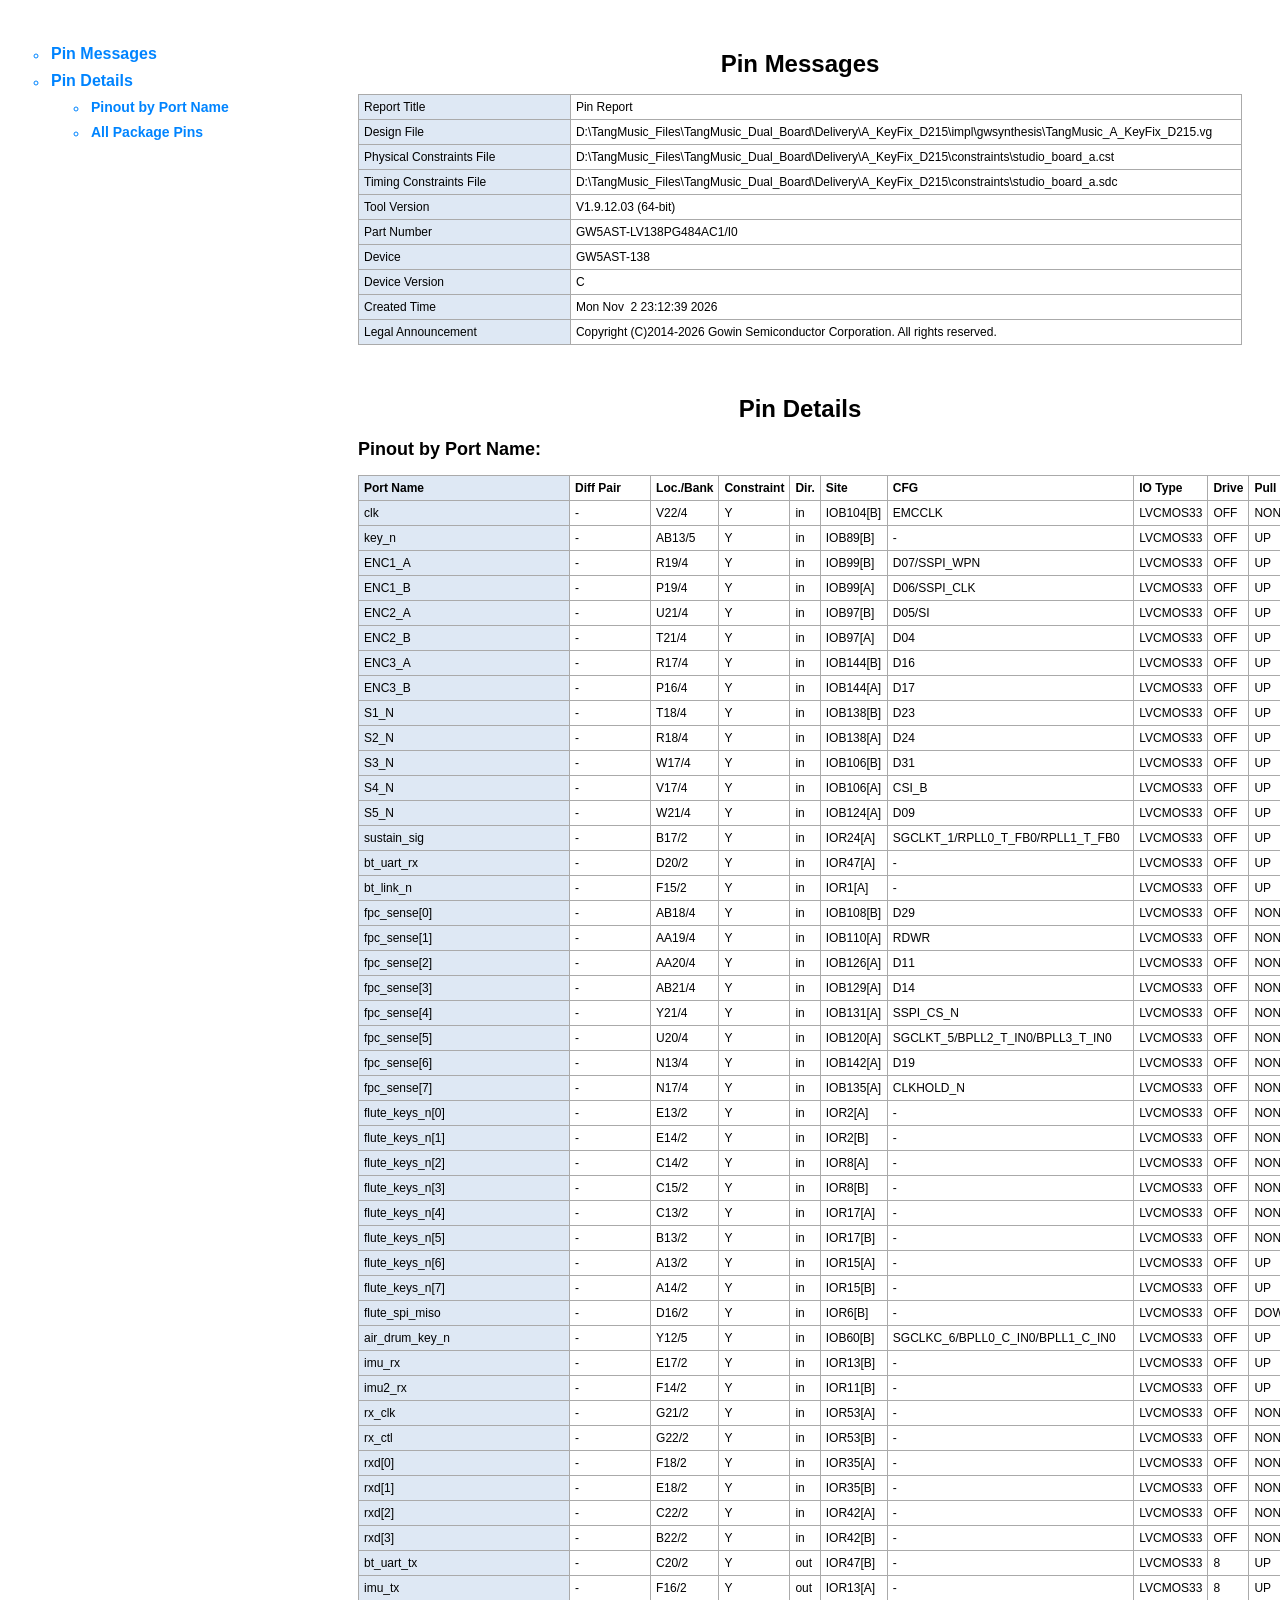
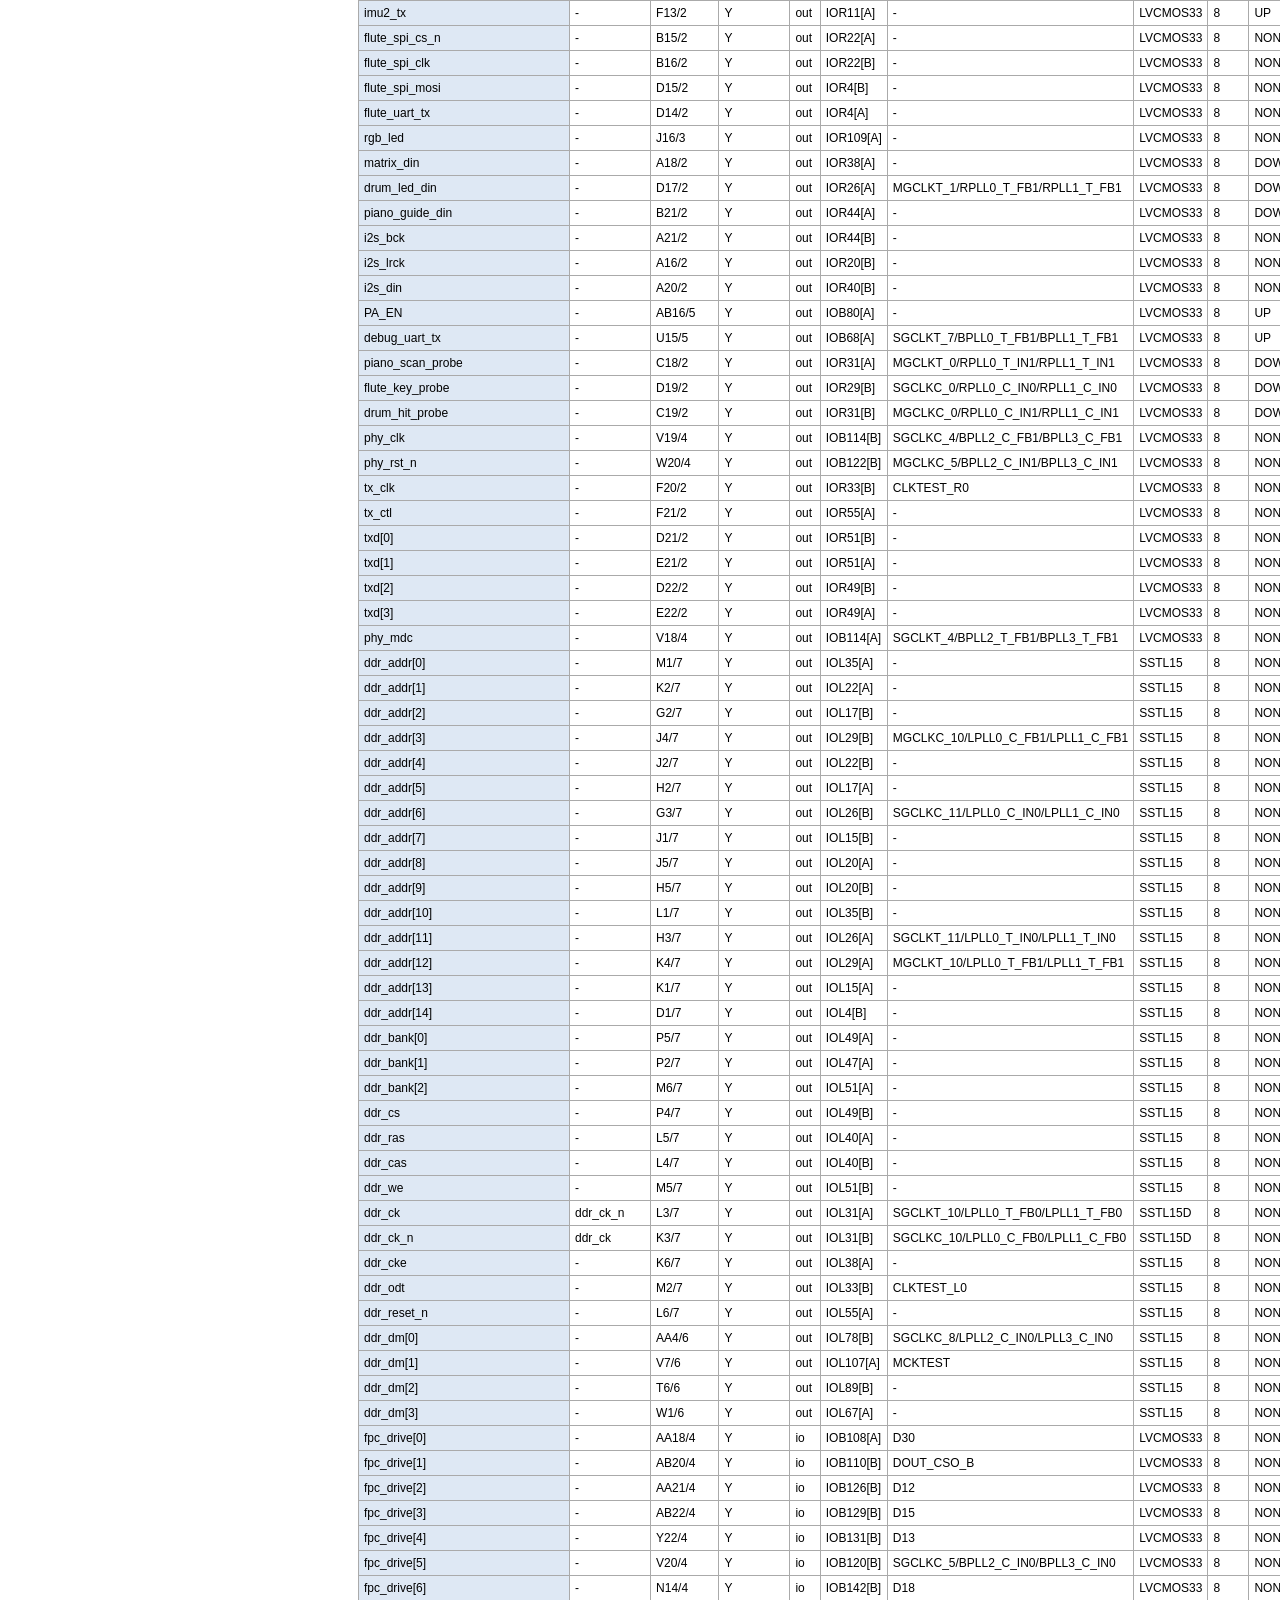
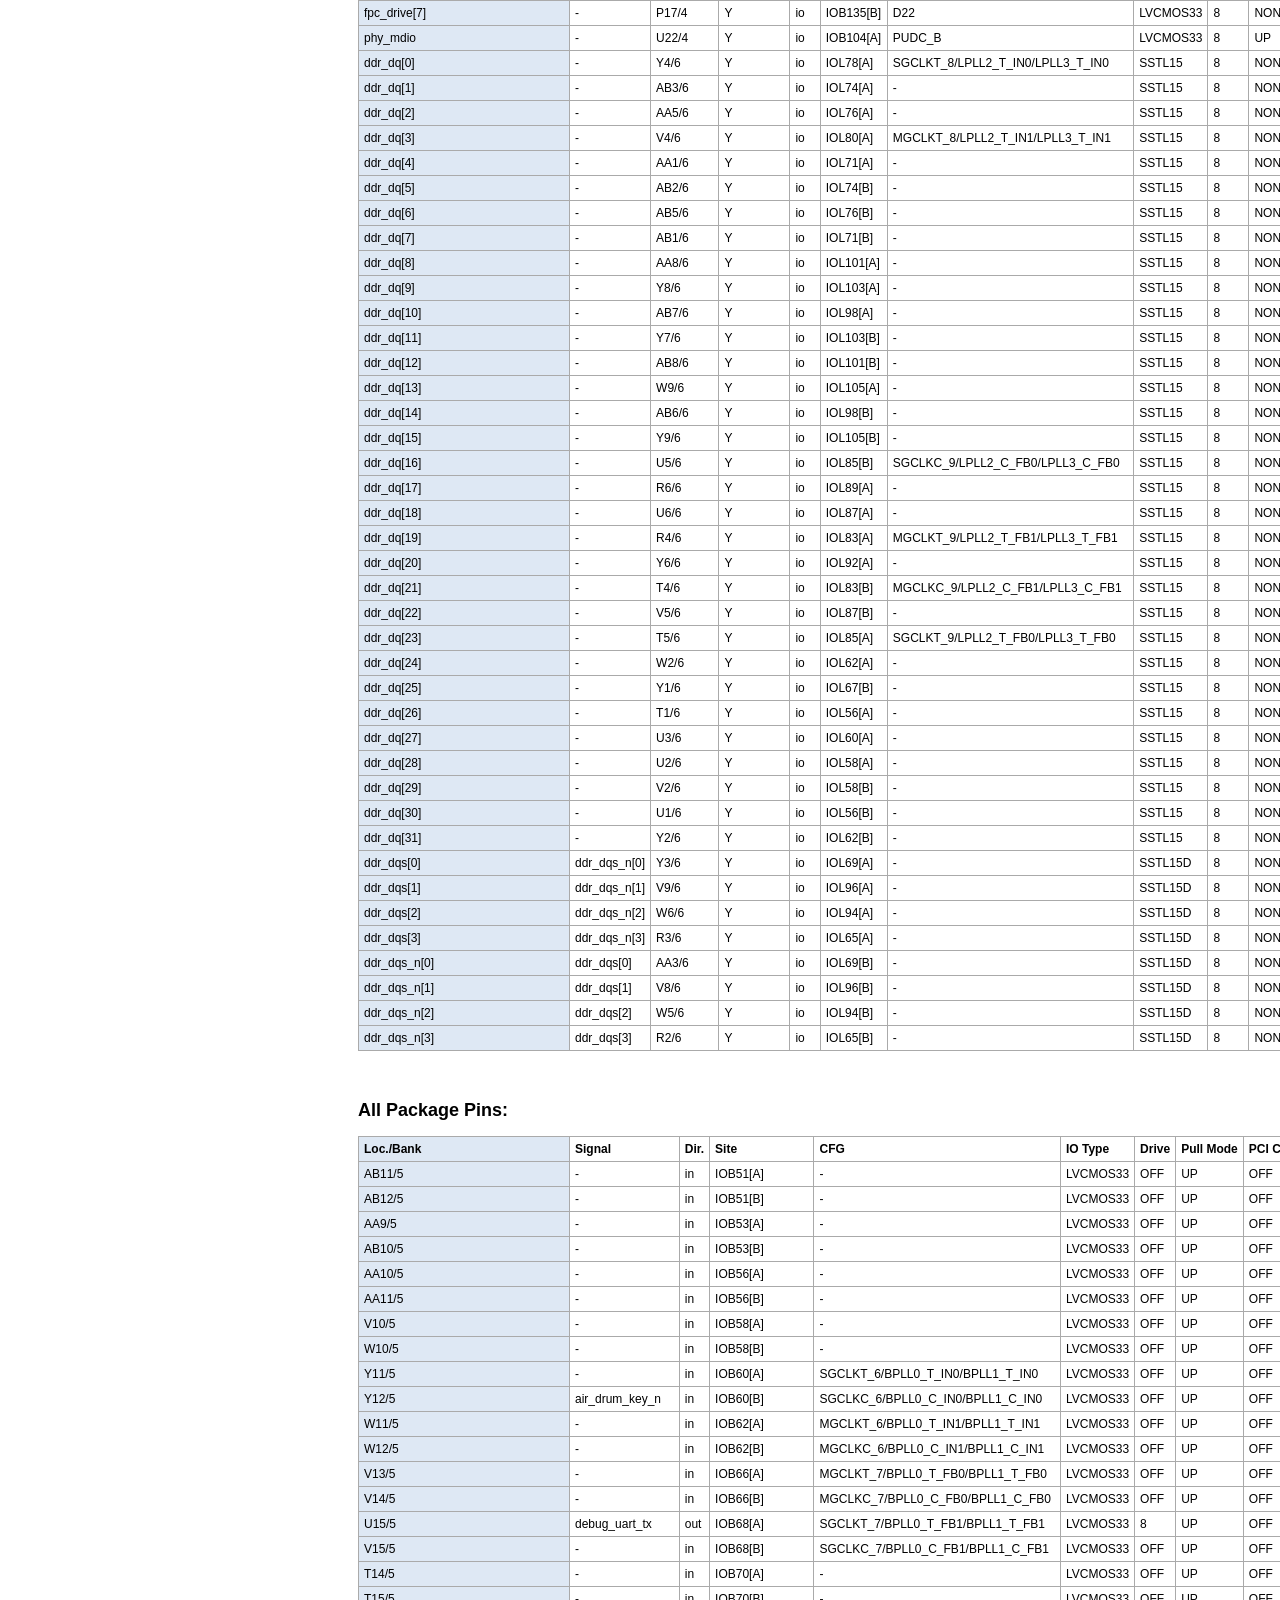
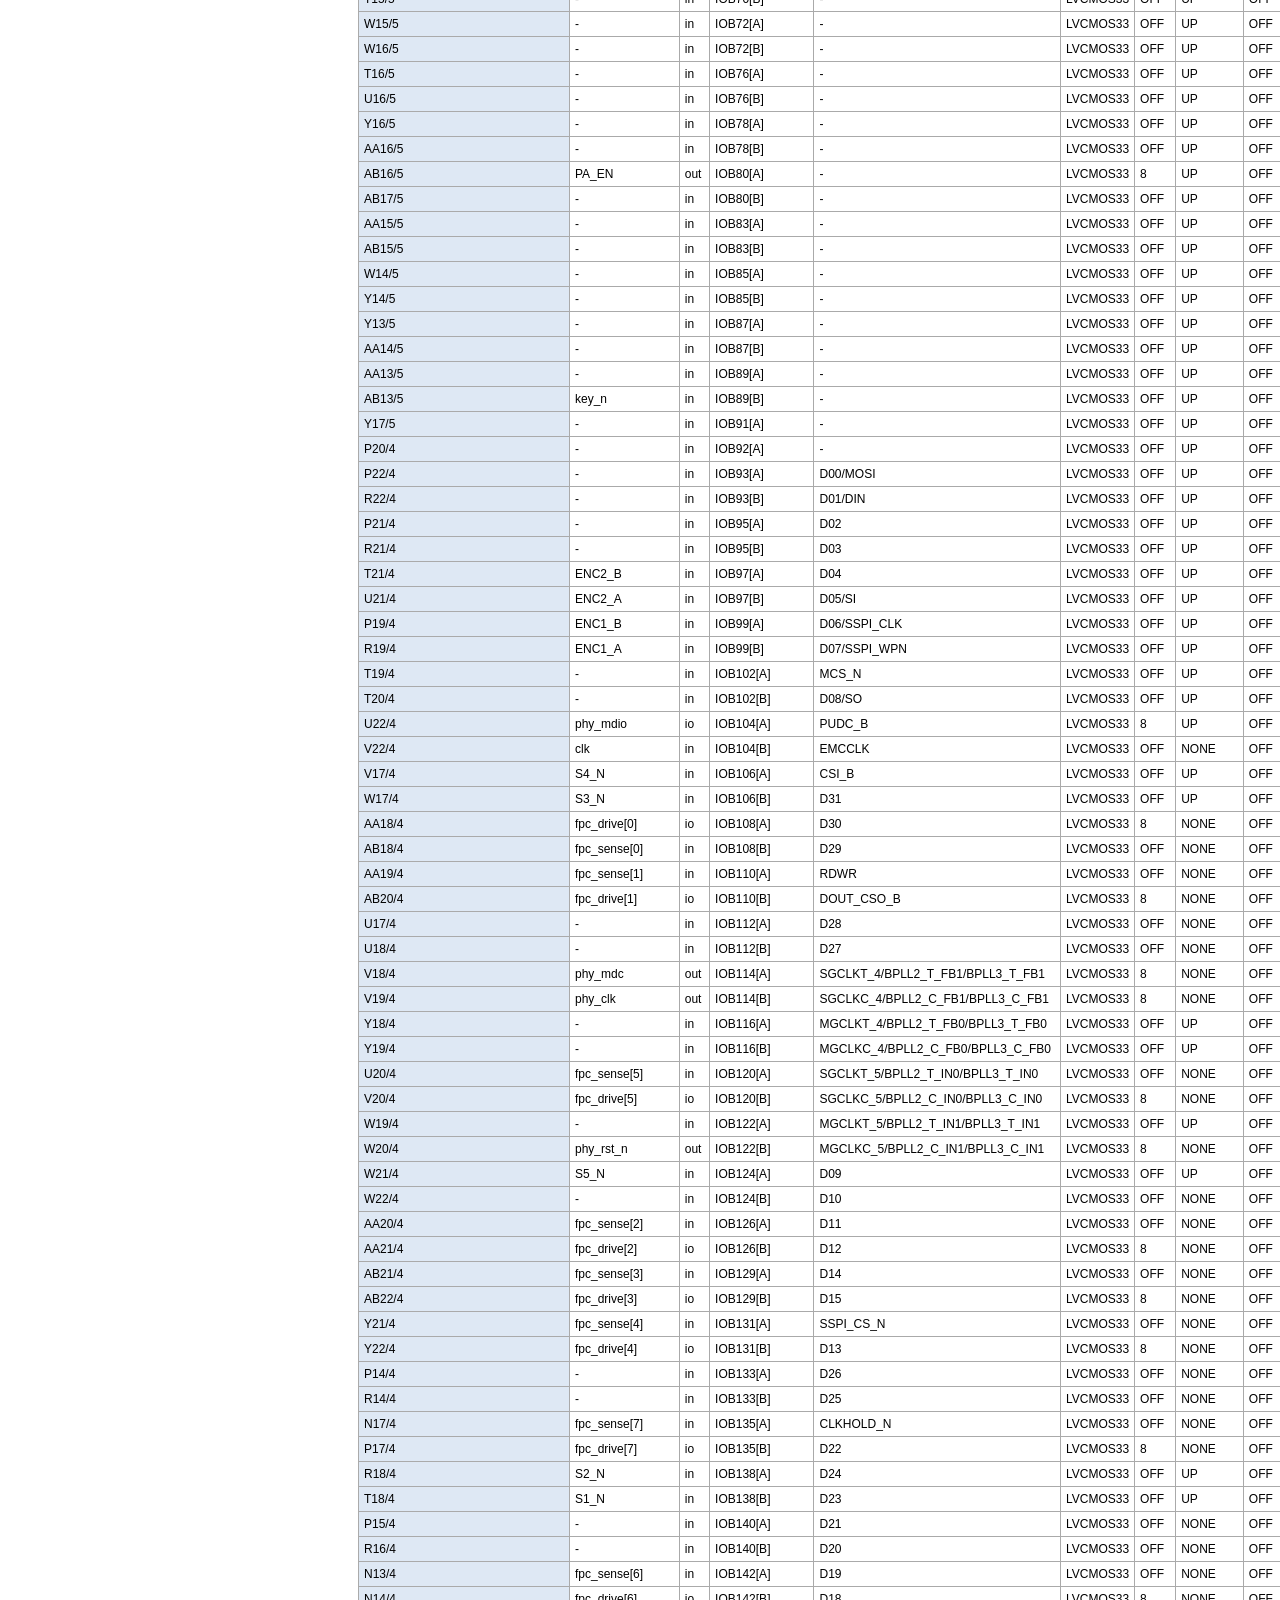
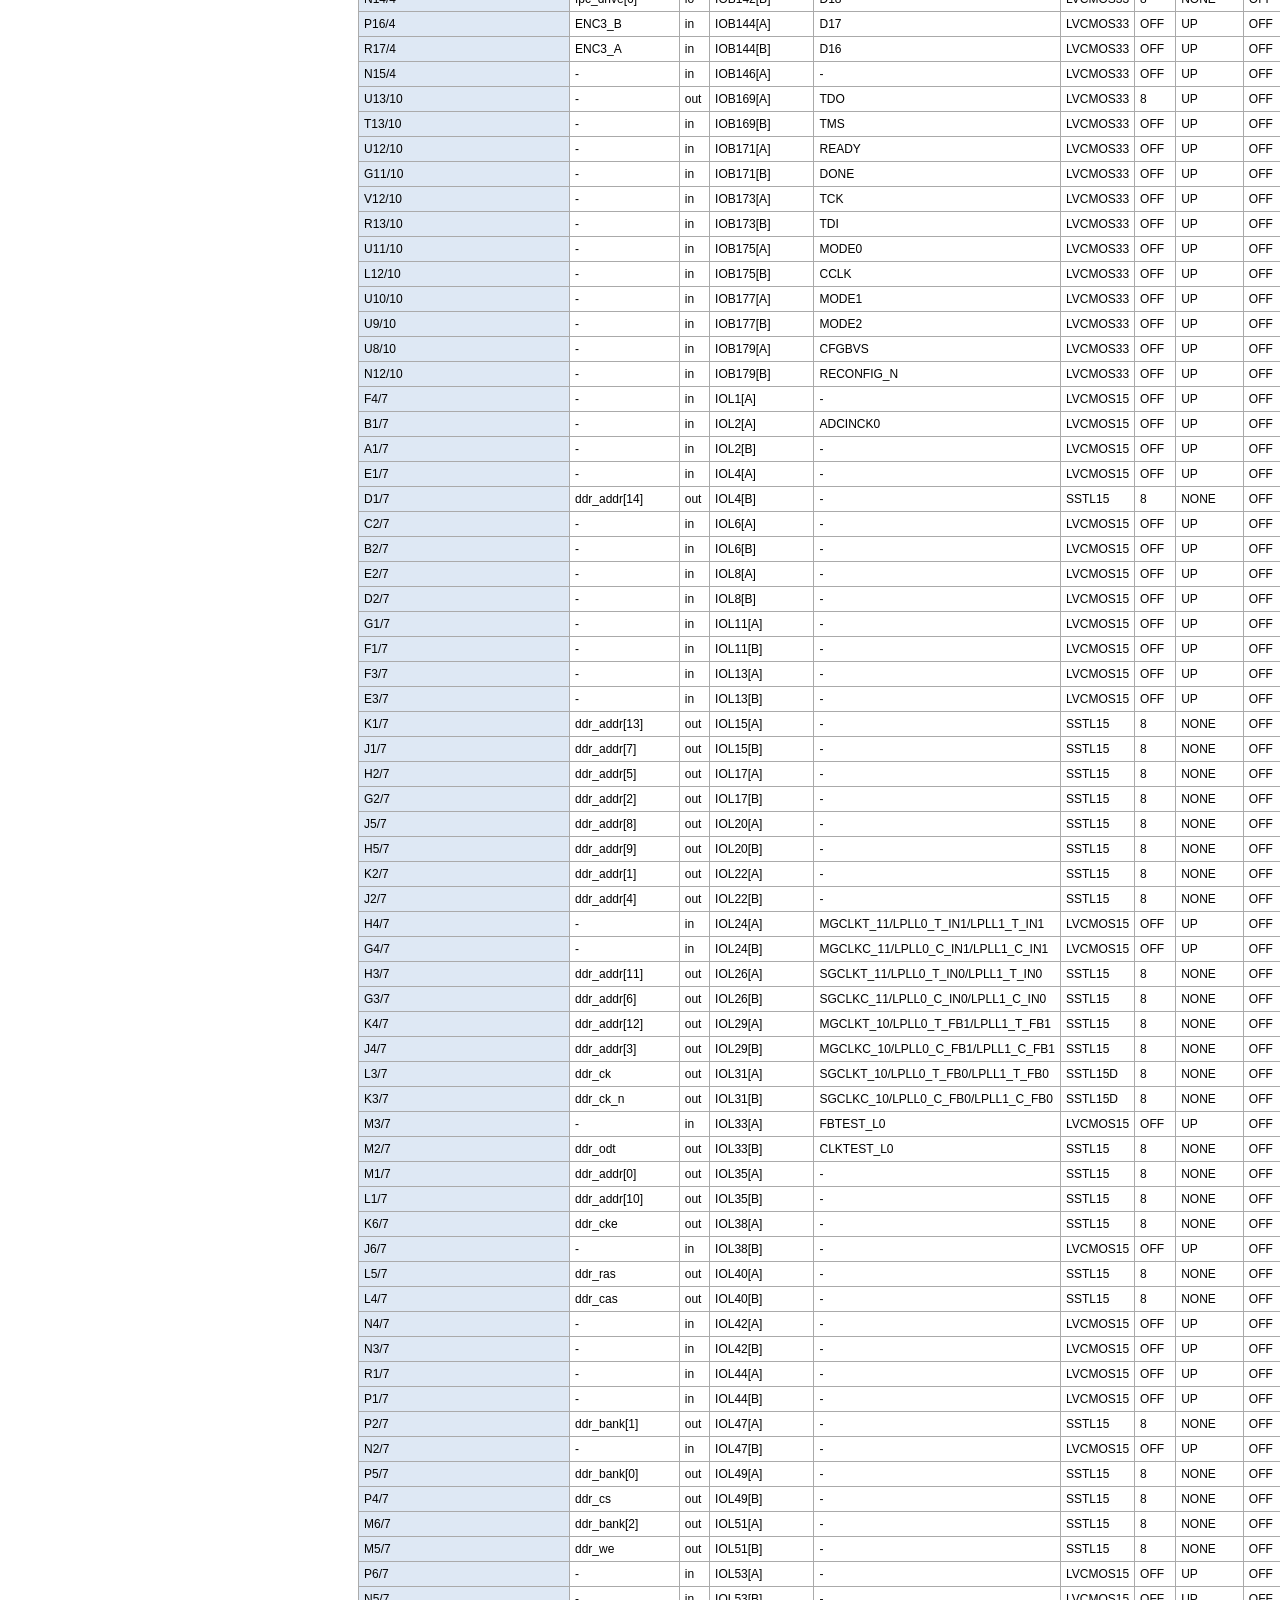
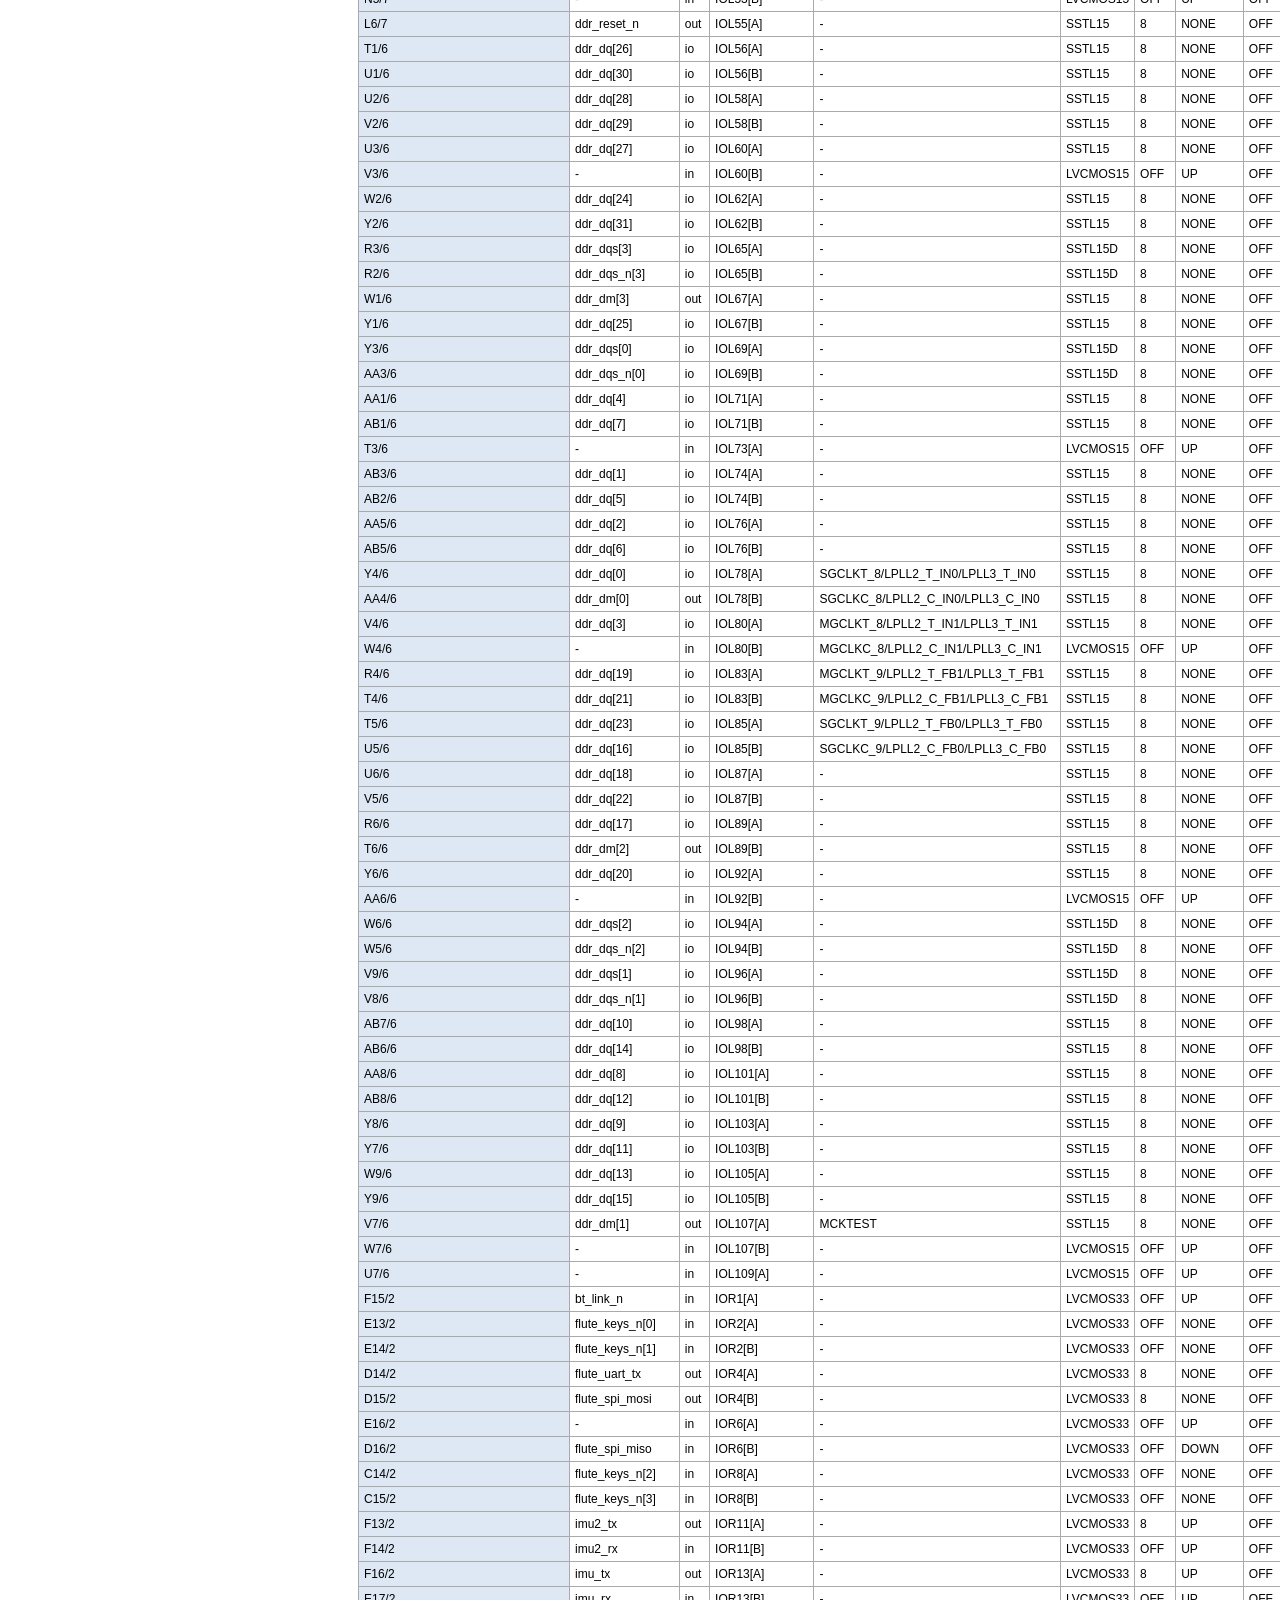
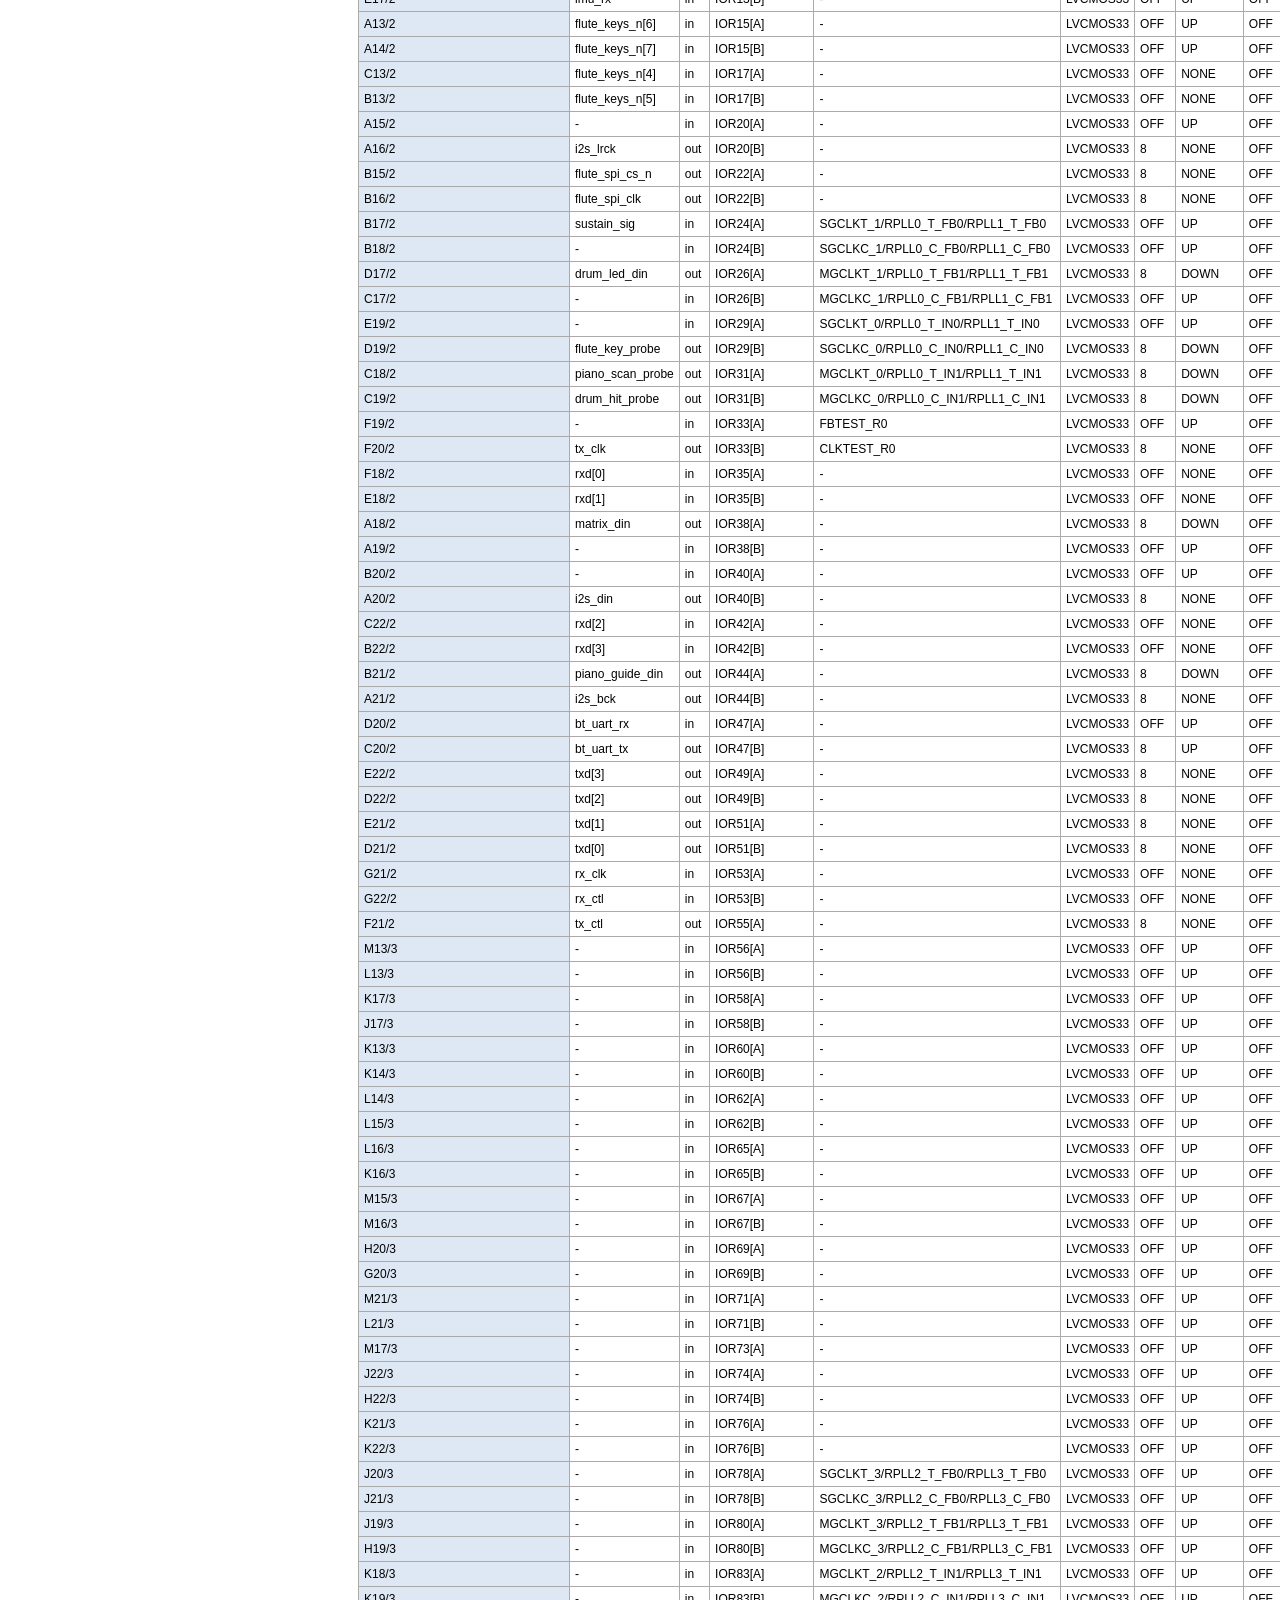
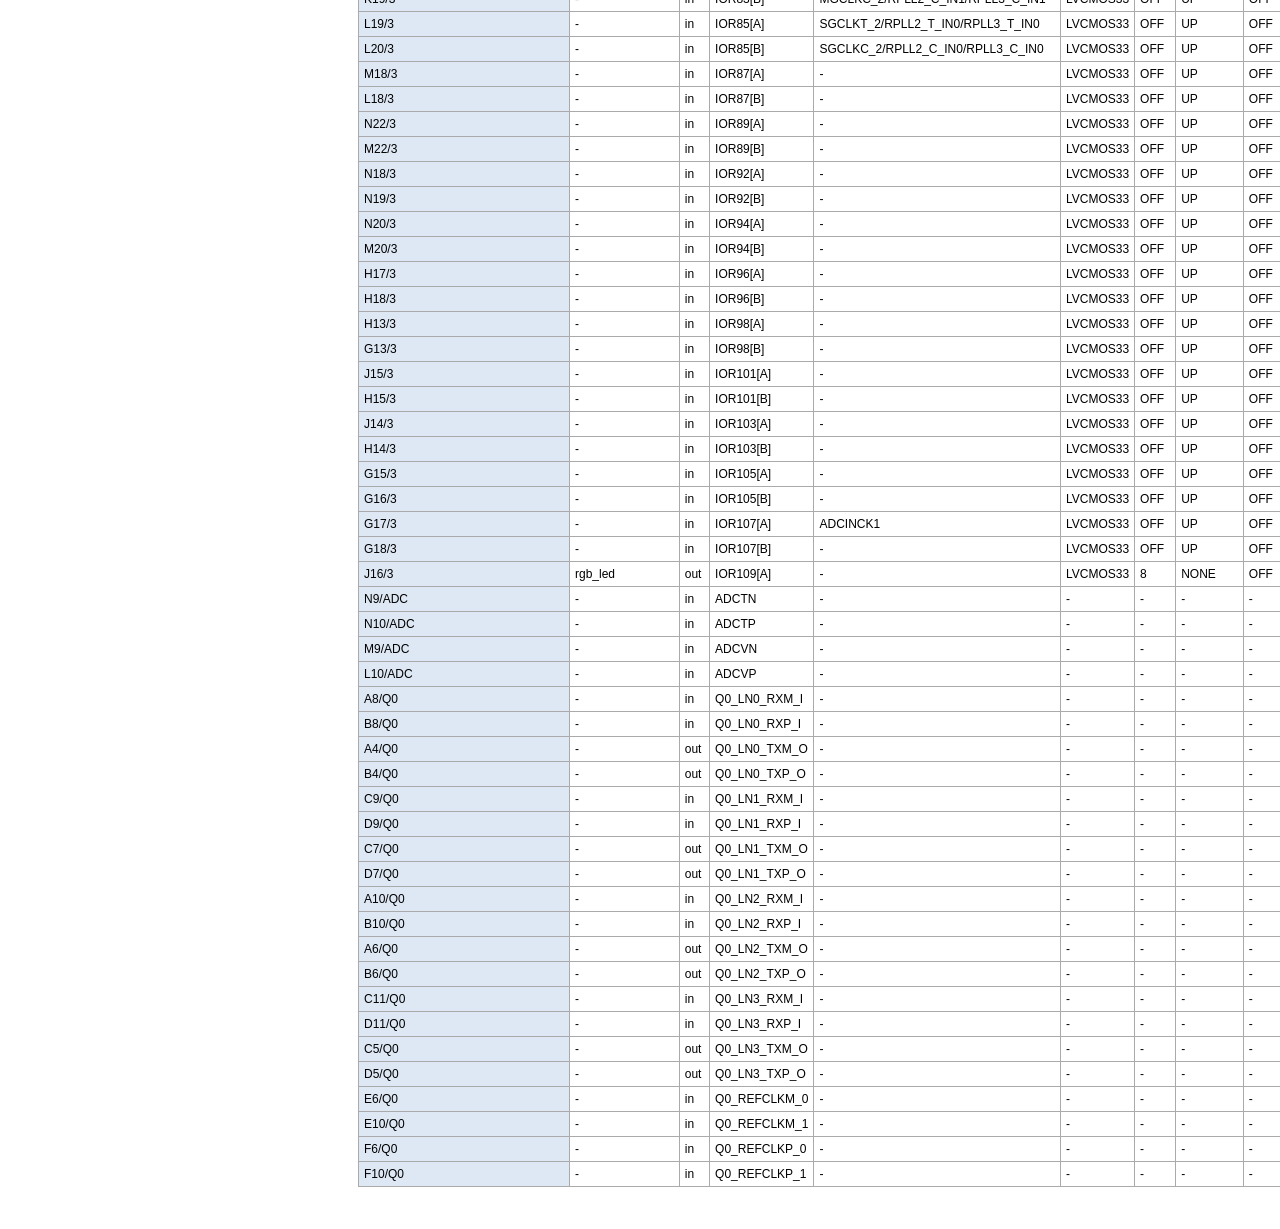
<file: Documentation/BuildEvidence/A_D215/TangMusic_A_KeyFix_D215.pin.html>
<!DOCTYPE html PUBLIC "-//W3C//DTD XHTML 1.0 Transitional//EN" "http://www.w3.org/TR/xhtml1/DTD/xhtml1-transitional.dtd">
<html>
<head>
<title>Pin Report</title>
<style type="text/css">
body { font-family: Verdana, Arial, sans-serif; font-size: 12px; }
div#main_wrapper{ width: 100%; }
div#content { margin-left: 350px; margin-right: 30px; }
div#catalog_wrapper {position: fixed; top: 30px; width: 350px; float: left; }
div#catalog ul { list-style-type: none; }
div#catalog li { text-align: left; list-style-type:circle; color: #0084ff; margin-top: 3px; margin-bottom: 3px; }
div#catalog a { display:inline-block; text-decoration: none; color: #0084ff; font-weight: bold; padding: 3px; }
div#catalog a:visited { color: #0084ff; }
div#catalog a:hover { color: #fff; background: #0084ff; }
hr { margin-top: 30px; margin-bottom: 30px; }
h1, h3 { text-align: center; }
h1 {margin-top: 50px; }
table, th, td { white-space:pre; border: 1px solid #aaa; }
table { border-collapse:collapse; margin-top: 10px; margin-bottom: 20px; width: 100%; }
th, td { padding: 5px 5px 5px 5px; }
th { color: #fff; font-weight: bold; background-color: #0084ff; }
table.summary_table td.label { width: 24%; min-width: 200px; background-color: #dee8f4; }
table.thermal_table td.label { width: 24%; min-width: 200px; background-color: #dee8f4; }
table.Configure_table td.label { width: 24%; min-width: 200px; background-color: #dee8f4; }
table.detail_table th.label {  min-width: 8%; width: 8%; }
</style>
</head>
<body>
<div id="main_wrapper">
<div id="catalog_wrapper">
<div id="catalog">
<ul>
<li><a href="#Message" style=" font-size: 16px;">Pin Messages</a></li>
<!--<li><a href="#Summary" style=" font-size: 16px;">Pin Summaries</a></li>-->
<li><a href="#Pin_Details" style=" font-size: 16px;">Pin Details</a>
<ul>
<li><a href="#Pinout_by_Port_Name" style=" font-size: 14px;">Pinout by Port Name</a></li>
<li><a href="#All_Package_Pins" style=" font-size: 14px;">All Package Pins</a></li>
</ul>
</li>
</ul>
</div><!-- catalog -->
</div><!-- catalog_wrapper -->
<div id="content">
<h1><a name="Message">Pin Messages</a></h1>
<table class="summary_table">
<tr>
<td class="label">Report Title</td>
<td>Pin Report</td>
</tr>
<tr>
<td class="label">Design File</td>
<td>D:\TangMusic_Files\TangMusic_Dual_Board\Delivery\A_KeyFix_D215\impl\gwsynthesis\TangMusic_A_KeyFix_D215.vg</td>
</tr>
<tr>
<td class="label">Physical Constraints File</td>
<td>D:\TangMusic_Files\TangMusic_Dual_Board\Delivery\A_KeyFix_D215\constraints\studio_board_a.cst</td>
</tr>
<tr>
<td class="label">Timing Constraints File</td>
<td>D:\TangMusic_Files\TangMusic_Dual_Board\Delivery\A_KeyFix_D215\constraints\studio_board_a.sdc</td>
</tr>
<tr>
<td class="label">Tool Version</td>
<td>V1.9.12.03 (64-bit)</td>
</tr>
<tr>
<td class="label">Part Number</td>
<td>GW5AST-LV138PG484AC1/I0</td>
</tr>
<tr>
<td class="label">Device</td>
<td>GW5AST-138</td>
</tr>
<tr>
<td class="label">Device Version</td>
<td>C</td>
</tr>
<tr>
<td class="label">Created Time</td>
<td>Mon Nov  2 23:12:39 2026
</td>
</tr>
<tr>
<td class="label">Legal Announcement</td>
<td>Copyright (C)2014-2026 Gowin Semiconductor Corporation. All rights reserved.</td>
</tr>
</table>
<h1><a name="Pin_Details">Pin Details</a></h1>
<h2><a name="Pinout_by_Port_Name">Pinout by Port Name:</a></h2>
<table class="summary_table">
<tr>
<td class="label"><b>Port Name</b></td>
<td><b>Diff Pair</b></td>
<td><b>Loc./Bank</b></td>
<td><b>Constraint</b></td>
<td><b>Dir.</b></td>
<td><b>Site</b></td>
<td><b>CFG</b></td>
<td><b>IO Type</b></td>
<td><b>Drive</b></td>
<td><b>Pull Mode</b></td>
<td><b>PCI Clamp</b></td>
<td><b>Hysteresis</b></td>
<td><b>Open Drain</b></td>
<td><b>Vref</b></td>
<td><b>Single Resistor</b></td>
<td><b>Diff Resistor</b></td>
<td><b>BankVccio</b></td>
<td><b>Pull Strength</b></td>
<td><b>Ctle</b></td>
</tr>
<tr>
<td class="label">clk</td>
<td>-</td>
<td>V22/4</td>
<td>Y</td>
<td>in</td>
<td>IOB104[B]</td>
<td>EMCCLK</td>
<td>LVCMOS33</td>
<td>OFF</td>
<td>NONE</td>
<td>OFF</td>
<td>ON</td>
<td>OFF</td>
<td>OFF</td>
<td>OFF</td>
<td>OFF</td>
<td>3.3</td>
<td>MEDIUM</td>
<td>NONE</td>
</tr>
<tr>
<td class="label">key_n</td>
<td>-</td>
<td>AB13/5</td>
<td>Y</td>
<td>in</td>
<td>IOB89[B]</td>
<td>-</td>
<td>LVCMOS33</td>
<td>OFF</td>
<td>UP</td>
<td>OFF</td>
<td>ON</td>
<td>OFF</td>
<td>OFF</td>
<td>OFF</td>
<td>OFF</td>
<td>3.3</td>
<td>MEDIUM</td>
<td>NONE</td>
</tr>
<tr>
<td class="label">ENC1_A</td>
<td>-</td>
<td>R19/4</td>
<td>Y</td>
<td>in</td>
<td>IOB99[B]</td>
<td>D07/SSPI_WPN</td>
<td>LVCMOS33</td>
<td>OFF</td>
<td>UP</td>
<td>OFF</td>
<td>ON</td>
<td>OFF</td>
<td>OFF</td>
<td>OFF</td>
<td>OFF</td>
<td>3.3</td>
<td>MEDIUM</td>
<td>NONE</td>
</tr>
<tr>
<td class="label">ENC1_B</td>
<td>-</td>
<td>P19/4</td>
<td>Y</td>
<td>in</td>
<td>IOB99[A]</td>
<td>D06/SSPI_CLK</td>
<td>LVCMOS33</td>
<td>OFF</td>
<td>UP</td>
<td>OFF</td>
<td>ON</td>
<td>OFF</td>
<td>OFF</td>
<td>OFF</td>
<td>OFF</td>
<td>3.3</td>
<td>MEDIUM</td>
<td>NONE</td>
</tr>
<tr>
<td class="label">ENC2_A</td>
<td>-</td>
<td>U21/4</td>
<td>Y</td>
<td>in</td>
<td>IOB97[B]</td>
<td>D05/SI</td>
<td>LVCMOS33</td>
<td>OFF</td>
<td>UP</td>
<td>OFF</td>
<td>ON</td>
<td>OFF</td>
<td>OFF</td>
<td>OFF</td>
<td>OFF</td>
<td>3.3</td>
<td>MEDIUM</td>
<td>NONE</td>
</tr>
<tr>
<td class="label">ENC2_B</td>
<td>-</td>
<td>T21/4</td>
<td>Y</td>
<td>in</td>
<td>IOB97[A]</td>
<td>D04</td>
<td>LVCMOS33</td>
<td>OFF</td>
<td>UP</td>
<td>OFF</td>
<td>ON</td>
<td>OFF</td>
<td>OFF</td>
<td>OFF</td>
<td>OFF</td>
<td>3.3</td>
<td>MEDIUM</td>
<td>NONE</td>
</tr>
<tr>
<td class="label">ENC3_A</td>
<td>-</td>
<td>R17/4</td>
<td>Y</td>
<td>in</td>
<td>IOB144[B]</td>
<td>D16</td>
<td>LVCMOS33</td>
<td>OFF</td>
<td>UP</td>
<td>OFF</td>
<td>ON</td>
<td>OFF</td>
<td>OFF</td>
<td>OFF</td>
<td>OFF</td>
<td>3.3</td>
<td>MEDIUM</td>
<td>NONE</td>
</tr>
<tr>
<td class="label">ENC3_B</td>
<td>-</td>
<td>P16/4</td>
<td>Y</td>
<td>in</td>
<td>IOB144[A]</td>
<td>D17</td>
<td>LVCMOS33</td>
<td>OFF</td>
<td>UP</td>
<td>OFF</td>
<td>ON</td>
<td>OFF</td>
<td>OFF</td>
<td>OFF</td>
<td>OFF</td>
<td>3.3</td>
<td>MEDIUM</td>
<td>NONE</td>
</tr>
<tr>
<td class="label">S1_N</td>
<td>-</td>
<td>T18/4</td>
<td>Y</td>
<td>in</td>
<td>IOB138[B]</td>
<td>D23</td>
<td>LVCMOS33</td>
<td>OFF</td>
<td>UP</td>
<td>OFF</td>
<td>ON</td>
<td>OFF</td>
<td>OFF</td>
<td>OFF</td>
<td>OFF</td>
<td>3.3</td>
<td>MEDIUM</td>
<td>NONE</td>
</tr>
<tr>
<td class="label">S2_N</td>
<td>-</td>
<td>R18/4</td>
<td>Y</td>
<td>in</td>
<td>IOB138[A]</td>
<td>D24</td>
<td>LVCMOS33</td>
<td>OFF</td>
<td>UP</td>
<td>OFF</td>
<td>ON</td>
<td>OFF</td>
<td>OFF</td>
<td>OFF</td>
<td>OFF</td>
<td>3.3</td>
<td>MEDIUM</td>
<td>NONE</td>
</tr>
<tr>
<td class="label">S3_N</td>
<td>-</td>
<td>W17/4</td>
<td>Y</td>
<td>in</td>
<td>IOB106[B]</td>
<td>D31</td>
<td>LVCMOS33</td>
<td>OFF</td>
<td>UP</td>
<td>OFF</td>
<td>ON</td>
<td>OFF</td>
<td>OFF</td>
<td>OFF</td>
<td>OFF</td>
<td>3.3</td>
<td>MEDIUM</td>
<td>NONE</td>
</tr>
<tr>
<td class="label">S4_N</td>
<td>-</td>
<td>V17/4</td>
<td>Y</td>
<td>in</td>
<td>IOB106[A]</td>
<td>CSI_B</td>
<td>LVCMOS33</td>
<td>OFF</td>
<td>UP</td>
<td>OFF</td>
<td>ON</td>
<td>OFF</td>
<td>OFF</td>
<td>OFF</td>
<td>OFF</td>
<td>3.3</td>
<td>MEDIUM</td>
<td>NONE</td>
</tr>
<tr>
<td class="label">S5_N</td>
<td>-</td>
<td>W21/4</td>
<td>Y</td>
<td>in</td>
<td>IOB124[A]</td>
<td>D09</td>
<td>LVCMOS33</td>
<td>OFF</td>
<td>UP</td>
<td>OFF</td>
<td>ON</td>
<td>OFF</td>
<td>OFF</td>
<td>OFF</td>
<td>OFF</td>
<td>3.3</td>
<td>MEDIUM</td>
<td>NONE</td>
</tr>
<tr>
<td class="label">sustain_sig</td>
<td>-</td>
<td>B17/2</td>
<td>Y</td>
<td>in</td>
<td>IOR24[A]</td>
<td>SGCLKT_1/RPLL0_T_FB0/RPLL1_T_FB0</td>
<td>LVCMOS33</td>
<td>OFF</td>
<td>UP</td>
<td>OFF</td>
<td>ON</td>
<td>OFF</td>
<td>OFF</td>
<td>OFF</td>
<td>OFF</td>
<td>3.3</td>
<td>MEDIUM</td>
<td>NONE</td>
</tr>
<tr>
<td class="label">bt_uart_rx</td>
<td>-</td>
<td>D20/2</td>
<td>Y</td>
<td>in</td>
<td>IOR47[A]</td>
<td>-</td>
<td>LVCMOS33</td>
<td>OFF</td>
<td>UP</td>
<td>OFF</td>
<td>ON</td>
<td>OFF</td>
<td>OFF</td>
<td>OFF</td>
<td>OFF</td>
<td>3.3</td>
<td>MEDIUM</td>
<td>NONE</td>
</tr>
<tr>
<td class="label">bt_link_n</td>
<td>-</td>
<td>F15/2</td>
<td>Y</td>
<td>in</td>
<td>IOR1[A]</td>
<td>-</td>
<td>LVCMOS33</td>
<td>OFF</td>
<td>UP</td>
<td>OFF</td>
<td>ON</td>
<td>OFF</td>
<td>OFF</td>
<td>OFF</td>
<td>OFF</td>
<td>3.3</td>
<td>MEDIUM</td>
<td>NONE</td>
</tr>
<tr>
<td class="label">fpc_sense[0]</td>
<td>-</td>
<td>AB18/4</td>
<td>Y</td>
<td>in</td>
<td>IOB108[B]</td>
<td>D29</td>
<td>LVCMOS33</td>
<td>OFF</td>
<td>NONE</td>
<td>OFF</td>
<td>ON</td>
<td>OFF</td>
<td>OFF</td>
<td>OFF</td>
<td>OFF</td>
<td>3.3</td>
<td>MEDIUM</td>
<td>NONE</td>
</tr>
<tr>
<td class="label">fpc_sense[1]</td>
<td>-</td>
<td>AA19/4</td>
<td>Y</td>
<td>in</td>
<td>IOB110[A]</td>
<td>RDWR</td>
<td>LVCMOS33</td>
<td>OFF</td>
<td>NONE</td>
<td>OFF</td>
<td>ON</td>
<td>OFF</td>
<td>OFF</td>
<td>OFF</td>
<td>OFF</td>
<td>3.3</td>
<td>MEDIUM</td>
<td>NONE</td>
</tr>
<tr>
<td class="label">fpc_sense[2]</td>
<td>-</td>
<td>AA20/4</td>
<td>Y</td>
<td>in</td>
<td>IOB126[A]</td>
<td>D11</td>
<td>LVCMOS33</td>
<td>OFF</td>
<td>NONE</td>
<td>OFF</td>
<td>ON</td>
<td>OFF</td>
<td>OFF</td>
<td>OFF</td>
<td>OFF</td>
<td>3.3</td>
<td>MEDIUM</td>
<td>NONE</td>
</tr>
<tr>
<td class="label">fpc_sense[3]</td>
<td>-</td>
<td>AB21/4</td>
<td>Y</td>
<td>in</td>
<td>IOB129[A]</td>
<td>D14</td>
<td>LVCMOS33</td>
<td>OFF</td>
<td>NONE</td>
<td>OFF</td>
<td>ON</td>
<td>OFF</td>
<td>OFF</td>
<td>OFF</td>
<td>OFF</td>
<td>3.3</td>
<td>MEDIUM</td>
<td>NONE</td>
</tr>
<tr>
<td class="label">fpc_sense[4]</td>
<td>-</td>
<td>Y21/4</td>
<td>Y</td>
<td>in</td>
<td>IOB131[A]</td>
<td>SSPI_CS_N</td>
<td>LVCMOS33</td>
<td>OFF</td>
<td>NONE</td>
<td>OFF</td>
<td>ON</td>
<td>OFF</td>
<td>OFF</td>
<td>OFF</td>
<td>OFF</td>
<td>3.3</td>
<td>MEDIUM</td>
<td>NONE</td>
</tr>
<tr>
<td class="label">fpc_sense[5]</td>
<td>-</td>
<td>U20/4</td>
<td>Y</td>
<td>in</td>
<td>IOB120[A]</td>
<td>SGCLKT_5/BPLL2_T_IN0/BPLL3_T_IN0</td>
<td>LVCMOS33</td>
<td>OFF</td>
<td>NONE</td>
<td>OFF</td>
<td>ON</td>
<td>OFF</td>
<td>OFF</td>
<td>OFF</td>
<td>OFF</td>
<td>3.3</td>
<td>MEDIUM</td>
<td>NONE</td>
</tr>
<tr>
<td class="label">fpc_sense[6]</td>
<td>-</td>
<td>N13/4</td>
<td>Y</td>
<td>in</td>
<td>IOB142[A]</td>
<td>D19</td>
<td>LVCMOS33</td>
<td>OFF</td>
<td>NONE</td>
<td>OFF</td>
<td>ON</td>
<td>OFF</td>
<td>OFF</td>
<td>OFF</td>
<td>OFF</td>
<td>3.3</td>
<td>MEDIUM</td>
<td>NONE</td>
</tr>
<tr>
<td class="label">fpc_sense[7]</td>
<td>-</td>
<td>N17/4</td>
<td>Y</td>
<td>in</td>
<td>IOB135[A]</td>
<td>CLKHOLD_N</td>
<td>LVCMOS33</td>
<td>OFF</td>
<td>NONE</td>
<td>OFF</td>
<td>ON</td>
<td>OFF</td>
<td>OFF</td>
<td>OFF</td>
<td>OFF</td>
<td>3.3</td>
<td>MEDIUM</td>
<td>NONE</td>
</tr>
<tr>
<td class="label">flute_keys_n[0]</td>
<td>-</td>
<td>E13/2</td>
<td>Y</td>
<td>in</td>
<td>IOR2[A]</td>
<td>-</td>
<td>LVCMOS33</td>
<td>OFF</td>
<td>NONE</td>
<td>OFF</td>
<td>ON</td>
<td>OFF</td>
<td>OFF</td>
<td>OFF</td>
<td>OFF</td>
<td>3.3</td>
<td>MEDIUM</td>
<td>NONE</td>
</tr>
<tr>
<td class="label">flute_keys_n[1]</td>
<td>-</td>
<td>E14/2</td>
<td>Y</td>
<td>in</td>
<td>IOR2[B]</td>
<td>-</td>
<td>LVCMOS33</td>
<td>OFF</td>
<td>NONE</td>
<td>OFF</td>
<td>ON</td>
<td>OFF</td>
<td>OFF</td>
<td>OFF</td>
<td>OFF</td>
<td>3.3</td>
<td>MEDIUM</td>
<td>NONE</td>
</tr>
<tr>
<td class="label">flute_keys_n[2]</td>
<td>-</td>
<td>C14/2</td>
<td>Y</td>
<td>in</td>
<td>IOR8[A]</td>
<td>-</td>
<td>LVCMOS33</td>
<td>OFF</td>
<td>NONE</td>
<td>OFF</td>
<td>ON</td>
<td>OFF</td>
<td>OFF</td>
<td>OFF</td>
<td>OFF</td>
<td>3.3</td>
<td>MEDIUM</td>
<td>NONE</td>
</tr>
<tr>
<td class="label">flute_keys_n[3]</td>
<td>-</td>
<td>C15/2</td>
<td>Y</td>
<td>in</td>
<td>IOR8[B]</td>
<td>-</td>
<td>LVCMOS33</td>
<td>OFF</td>
<td>NONE</td>
<td>OFF</td>
<td>ON</td>
<td>OFF</td>
<td>OFF</td>
<td>OFF</td>
<td>OFF</td>
<td>3.3</td>
<td>MEDIUM</td>
<td>NONE</td>
</tr>
<tr>
<td class="label">flute_keys_n[4]</td>
<td>-</td>
<td>C13/2</td>
<td>Y</td>
<td>in</td>
<td>IOR17[A]</td>
<td>-</td>
<td>LVCMOS33</td>
<td>OFF</td>
<td>NONE</td>
<td>OFF</td>
<td>ON</td>
<td>OFF</td>
<td>OFF</td>
<td>OFF</td>
<td>OFF</td>
<td>3.3</td>
<td>MEDIUM</td>
<td>NONE</td>
</tr>
<tr>
<td class="label">flute_keys_n[5]</td>
<td>-</td>
<td>B13/2</td>
<td>Y</td>
<td>in</td>
<td>IOR17[B]</td>
<td>-</td>
<td>LVCMOS33</td>
<td>OFF</td>
<td>NONE</td>
<td>OFF</td>
<td>ON</td>
<td>OFF</td>
<td>OFF</td>
<td>OFF</td>
<td>OFF</td>
<td>3.3</td>
<td>MEDIUM</td>
<td>NONE</td>
</tr>
<tr>
<td class="label">flute_keys_n[6]</td>
<td>-</td>
<td>A13/2</td>
<td>Y</td>
<td>in</td>
<td>IOR15[A]</td>
<td>-</td>
<td>LVCMOS33</td>
<td>OFF</td>
<td>UP</td>
<td>OFF</td>
<td>ON</td>
<td>OFF</td>
<td>OFF</td>
<td>OFF</td>
<td>OFF</td>
<td>3.3</td>
<td>MEDIUM</td>
<td>NONE</td>
</tr>
<tr>
<td class="label">flute_keys_n[7]</td>
<td>-</td>
<td>A14/2</td>
<td>Y</td>
<td>in</td>
<td>IOR15[B]</td>
<td>-</td>
<td>LVCMOS33</td>
<td>OFF</td>
<td>UP</td>
<td>OFF</td>
<td>ON</td>
<td>OFF</td>
<td>OFF</td>
<td>OFF</td>
<td>OFF</td>
<td>3.3</td>
<td>MEDIUM</td>
<td>NONE</td>
</tr>
<tr>
<td class="label">flute_spi_miso</td>
<td>-</td>
<td>D16/2</td>
<td>Y</td>
<td>in</td>
<td>IOR6[B]</td>
<td>-</td>
<td>LVCMOS33</td>
<td>OFF</td>
<td>DOWN</td>
<td>OFF</td>
<td>ON</td>
<td>OFF</td>
<td>OFF</td>
<td>OFF</td>
<td>OFF</td>
<td>3.3</td>
<td>MEDIUM</td>
<td>NONE</td>
</tr>
<tr>
<td class="label">air_drum_key_n</td>
<td>-</td>
<td>Y12/5</td>
<td>Y</td>
<td>in</td>
<td>IOB60[B]</td>
<td>SGCLKC_6/BPLL0_C_IN0/BPLL1_C_IN0</td>
<td>LVCMOS33</td>
<td>OFF</td>
<td>UP</td>
<td>OFF</td>
<td>ON</td>
<td>OFF</td>
<td>OFF</td>
<td>OFF</td>
<td>OFF</td>
<td>3.3</td>
<td>MEDIUM</td>
<td>NONE</td>
</tr>
<tr>
<td class="label">imu_rx</td>
<td>-</td>
<td>E17/2</td>
<td>Y</td>
<td>in</td>
<td>IOR13[B]</td>
<td>-</td>
<td>LVCMOS33</td>
<td>OFF</td>
<td>UP</td>
<td>OFF</td>
<td>ON</td>
<td>OFF</td>
<td>OFF</td>
<td>OFF</td>
<td>OFF</td>
<td>3.3</td>
<td>MEDIUM</td>
<td>NONE</td>
</tr>
<tr>
<td class="label">imu2_rx</td>
<td>-</td>
<td>F14/2</td>
<td>Y</td>
<td>in</td>
<td>IOR11[B]</td>
<td>-</td>
<td>LVCMOS33</td>
<td>OFF</td>
<td>UP</td>
<td>OFF</td>
<td>ON</td>
<td>OFF</td>
<td>OFF</td>
<td>OFF</td>
<td>OFF</td>
<td>3.3</td>
<td>MEDIUM</td>
<td>NONE</td>
</tr>
<tr>
<td class="label">rx_clk</td>
<td>-</td>
<td>G21/2</td>
<td>Y</td>
<td>in</td>
<td>IOR53[A]</td>
<td>-</td>
<td>LVCMOS33</td>
<td>OFF</td>
<td>NONE</td>
<td>OFF</td>
<td>ON</td>
<td>OFF</td>
<td>OFF</td>
<td>OFF</td>
<td>OFF</td>
<td>3.3</td>
<td>MEDIUM</td>
<td>NONE</td>
</tr>
<tr>
<td class="label">rx_ctl</td>
<td>-</td>
<td>G22/2</td>
<td>Y</td>
<td>in</td>
<td>IOR53[B]</td>
<td>-</td>
<td>LVCMOS33</td>
<td>OFF</td>
<td>NONE</td>
<td>OFF</td>
<td>ON</td>
<td>OFF</td>
<td>OFF</td>
<td>OFF</td>
<td>OFF</td>
<td>3.3</td>
<td>MEDIUM</td>
<td>NONE</td>
</tr>
<tr>
<td class="label">rxd[0]</td>
<td>-</td>
<td>F18/2</td>
<td>Y</td>
<td>in</td>
<td>IOR35[A]</td>
<td>-</td>
<td>LVCMOS33</td>
<td>OFF</td>
<td>NONE</td>
<td>OFF</td>
<td>ON</td>
<td>OFF</td>
<td>OFF</td>
<td>OFF</td>
<td>OFF</td>
<td>3.3</td>
<td>MEDIUM</td>
<td>NONE</td>
</tr>
<tr>
<td class="label">rxd[1]</td>
<td>-</td>
<td>E18/2</td>
<td>Y</td>
<td>in</td>
<td>IOR35[B]</td>
<td>-</td>
<td>LVCMOS33</td>
<td>OFF</td>
<td>NONE</td>
<td>OFF</td>
<td>ON</td>
<td>OFF</td>
<td>OFF</td>
<td>OFF</td>
<td>OFF</td>
<td>3.3</td>
<td>MEDIUM</td>
<td>NONE</td>
</tr>
<tr>
<td class="label">rxd[2]</td>
<td>-</td>
<td>C22/2</td>
<td>Y</td>
<td>in</td>
<td>IOR42[A]</td>
<td>-</td>
<td>LVCMOS33</td>
<td>OFF</td>
<td>NONE</td>
<td>OFF</td>
<td>ON</td>
<td>OFF</td>
<td>OFF</td>
<td>OFF</td>
<td>OFF</td>
<td>3.3</td>
<td>MEDIUM</td>
<td>NONE</td>
</tr>
<tr>
<td class="label">rxd[3]</td>
<td>-</td>
<td>B22/2</td>
<td>Y</td>
<td>in</td>
<td>IOR42[B]</td>
<td>-</td>
<td>LVCMOS33</td>
<td>OFF</td>
<td>NONE</td>
<td>OFF</td>
<td>ON</td>
<td>OFF</td>
<td>OFF</td>
<td>OFF</td>
<td>OFF</td>
<td>3.3</td>
<td>MEDIUM</td>
<td>NONE</td>
</tr>
<tr>
<td class="label">bt_uart_tx</td>
<td>-</td>
<td>C20/2</td>
<td>Y</td>
<td>out</td>
<td>IOR47[B]</td>
<td>-</td>
<td>LVCMOS33</td>
<td>8</td>
<td>UP</td>
<td>OFF</td>
<td>OFF</td>
<td>OFF</td>
<td>OFF</td>
<td>OFF</td>
<td>OFF</td>
<td>3.3</td>
<td>MEDIUM</td>
<td>NONE</td>
</tr>
<tr>
<td class="label">imu_tx</td>
<td>-</td>
<td>F16/2</td>
<td>Y</td>
<td>out</td>
<td>IOR13[A]</td>
<td>-</td>
<td>LVCMOS33</td>
<td>8</td>
<td>UP</td>
<td>OFF</td>
<td>OFF</td>
<td>OFF</td>
<td>OFF</td>
<td>OFF</td>
<td>OFF</td>
<td>3.3</td>
<td>MEDIUM</td>
<td>NONE</td>
</tr>
<tr>
<td class="label">imu2_tx</td>
<td>-</td>
<td>F13/2</td>
<td>Y</td>
<td>out</td>
<td>IOR11[A]</td>
<td>-</td>
<td>LVCMOS33</td>
<td>8</td>
<td>UP</td>
<td>OFF</td>
<td>OFF</td>
<td>OFF</td>
<td>OFF</td>
<td>OFF</td>
<td>OFF</td>
<td>3.3</td>
<td>MEDIUM</td>
<td>NONE</td>
</tr>
<tr>
<td class="label">flute_spi_cs_n</td>
<td>-</td>
<td>B15/2</td>
<td>Y</td>
<td>out</td>
<td>IOR22[A]</td>
<td>-</td>
<td>LVCMOS33</td>
<td>8</td>
<td>NONE</td>
<td>OFF</td>
<td>OFF</td>
<td>OFF</td>
<td>OFF</td>
<td>OFF</td>
<td>OFF</td>
<td>3.3</td>
<td>MEDIUM</td>
<td>NONE</td>
</tr>
<tr>
<td class="label">flute_spi_clk</td>
<td>-</td>
<td>B16/2</td>
<td>Y</td>
<td>out</td>
<td>IOR22[B]</td>
<td>-</td>
<td>LVCMOS33</td>
<td>8</td>
<td>NONE</td>
<td>OFF</td>
<td>OFF</td>
<td>OFF</td>
<td>OFF</td>
<td>OFF</td>
<td>OFF</td>
<td>3.3</td>
<td>MEDIUM</td>
<td>NONE</td>
</tr>
<tr>
<td class="label">flute_spi_mosi</td>
<td>-</td>
<td>D15/2</td>
<td>Y</td>
<td>out</td>
<td>IOR4[B]</td>
<td>-</td>
<td>LVCMOS33</td>
<td>8</td>
<td>NONE</td>
<td>OFF</td>
<td>OFF</td>
<td>OFF</td>
<td>OFF</td>
<td>OFF</td>
<td>OFF</td>
<td>3.3</td>
<td>MEDIUM</td>
<td>NONE</td>
</tr>
<tr>
<td class="label">flute_uart_tx</td>
<td>-</td>
<td>D14/2</td>
<td>Y</td>
<td>out</td>
<td>IOR4[A]</td>
<td>-</td>
<td>LVCMOS33</td>
<td>8</td>
<td>NONE</td>
<td>OFF</td>
<td>OFF</td>
<td>OFF</td>
<td>OFF</td>
<td>OFF</td>
<td>OFF</td>
<td>3.3</td>
<td>MEDIUM</td>
<td>NONE</td>
</tr>
<tr>
<td class="label">rgb_led</td>
<td>-</td>
<td>J16/3</td>
<td>Y</td>
<td>out</td>
<td>IOR109[A]</td>
<td>-</td>
<td>LVCMOS33</td>
<td>8</td>
<td>NONE</td>
<td>OFF</td>
<td>OFF</td>
<td>OFF</td>
<td>OFF</td>
<td>OFF</td>
<td>OFF</td>
<td>3.3</td>
<td>MEDIUM</td>
<td>NONE</td>
</tr>
<tr>
<td class="label">matrix_din</td>
<td>-</td>
<td>A18/2</td>
<td>Y</td>
<td>out</td>
<td>IOR38[A]</td>
<td>-</td>
<td>LVCMOS33</td>
<td>8</td>
<td>DOWN</td>
<td>OFF</td>
<td>OFF</td>
<td>OFF</td>
<td>OFF</td>
<td>OFF</td>
<td>OFF</td>
<td>3.3</td>
<td>MEDIUM</td>
<td>NONE</td>
</tr>
<tr>
<td class="label">drum_led_din</td>
<td>-</td>
<td>D17/2</td>
<td>Y</td>
<td>out</td>
<td>IOR26[A]</td>
<td>MGCLKT_1/RPLL0_T_FB1/RPLL1_T_FB1</td>
<td>LVCMOS33</td>
<td>8</td>
<td>DOWN</td>
<td>OFF</td>
<td>OFF</td>
<td>OFF</td>
<td>OFF</td>
<td>OFF</td>
<td>OFF</td>
<td>3.3</td>
<td>MEDIUM</td>
<td>NONE</td>
</tr>
<tr>
<td class="label">piano_guide_din</td>
<td>-</td>
<td>B21/2</td>
<td>Y</td>
<td>out</td>
<td>IOR44[A]</td>
<td>-</td>
<td>LVCMOS33</td>
<td>8</td>
<td>DOWN</td>
<td>OFF</td>
<td>OFF</td>
<td>OFF</td>
<td>OFF</td>
<td>OFF</td>
<td>OFF</td>
<td>3.3</td>
<td>MEDIUM</td>
<td>NONE</td>
</tr>
<tr>
<td class="label">i2s_bck</td>
<td>-</td>
<td>A21/2</td>
<td>Y</td>
<td>out</td>
<td>IOR44[B]</td>
<td>-</td>
<td>LVCMOS33</td>
<td>8</td>
<td>NONE</td>
<td>OFF</td>
<td>OFF</td>
<td>OFF</td>
<td>OFF</td>
<td>OFF</td>
<td>OFF</td>
<td>3.3</td>
<td>MEDIUM</td>
<td>NONE</td>
</tr>
<tr>
<td class="label">i2s_lrck</td>
<td>-</td>
<td>A16/2</td>
<td>Y</td>
<td>out</td>
<td>IOR20[B]</td>
<td>-</td>
<td>LVCMOS33</td>
<td>8</td>
<td>NONE</td>
<td>OFF</td>
<td>OFF</td>
<td>OFF</td>
<td>OFF</td>
<td>OFF</td>
<td>OFF</td>
<td>3.3</td>
<td>MEDIUM</td>
<td>NONE</td>
</tr>
<tr>
<td class="label">i2s_din</td>
<td>-</td>
<td>A20/2</td>
<td>Y</td>
<td>out</td>
<td>IOR40[B]</td>
<td>-</td>
<td>LVCMOS33</td>
<td>8</td>
<td>NONE</td>
<td>OFF</td>
<td>OFF</td>
<td>OFF</td>
<td>OFF</td>
<td>OFF</td>
<td>OFF</td>
<td>3.3</td>
<td>MEDIUM</td>
<td>NONE</td>
</tr>
<tr>
<td class="label">PA_EN</td>
<td>-</td>
<td>AB16/5</td>
<td>Y</td>
<td>out</td>
<td>IOB80[A]</td>
<td>-</td>
<td>LVCMOS33</td>
<td>8</td>
<td>UP</td>
<td>OFF</td>
<td>OFF</td>
<td>OFF</td>
<td>OFF</td>
<td>OFF</td>
<td>OFF</td>
<td>3.3</td>
<td>MEDIUM</td>
<td>NONE</td>
</tr>
<tr>
<td class="label">debug_uart_tx</td>
<td>-</td>
<td>U15/5</td>
<td>Y</td>
<td>out</td>
<td>IOB68[A]</td>
<td>SGCLKT_7/BPLL0_T_FB1/BPLL1_T_FB1</td>
<td>LVCMOS33</td>
<td>8</td>
<td>UP</td>
<td>OFF</td>
<td>OFF</td>
<td>OFF</td>
<td>OFF</td>
<td>OFF</td>
<td>OFF</td>
<td>3.3</td>
<td>MEDIUM</td>
<td>NONE</td>
</tr>
<tr>
<td class="label">piano_scan_probe</td>
<td>-</td>
<td>C18/2</td>
<td>Y</td>
<td>out</td>
<td>IOR31[A]</td>
<td>MGCLKT_0/RPLL0_T_IN1/RPLL1_T_IN1</td>
<td>LVCMOS33</td>
<td>8</td>
<td>DOWN</td>
<td>OFF</td>
<td>OFF</td>
<td>OFF</td>
<td>OFF</td>
<td>OFF</td>
<td>OFF</td>
<td>3.3</td>
<td>MEDIUM</td>
<td>NONE</td>
</tr>
<tr>
<td class="label">flute_key_probe</td>
<td>-</td>
<td>D19/2</td>
<td>Y</td>
<td>out</td>
<td>IOR29[B]</td>
<td>SGCLKC_0/RPLL0_C_IN0/RPLL1_C_IN0</td>
<td>LVCMOS33</td>
<td>8</td>
<td>DOWN</td>
<td>OFF</td>
<td>OFF</td>
<td>OFF</td>
<td>OFF</td>
<td>OFF</td>
<td>OFF</td>
<td>3.3</td>
<td>MEDIUM</td>
<td>NONE</td>
</tr>
<tr>
<td class="label">drum_hit_probe</td>
<td>-</td>
<td>C19/2</td>
<td>Y</td>
<td>out</td>
<td>IOR31[B]</td>
<td>MGCLKC_0/RPLL0_C_IN1/RPLL1_C_IN1</td>
<td>LVCMOS33</td>
<td>8</td>
<td>DOWN</td>
<td>OFF</td>
<td>OFF</td>
<td>OFF</td>
<td>OFF</td>
<td>OFF</td>
<td>OFF</td>
<td>3.3</td>
<td>MEDIUM</td>
<td>NONE</td>
</tr>
<tr>
<td class="label">phy_clk</td>
<td>-</td>
<td>V19/4</td>
<td>Y</td>
<td>out</td>
<td>IOB114[B]</td>
<td>SGCLKC_4/BPLL2_C_FB1/BPLL3_C_FB1</td>
<td>LVCMOS33</td>
<td>8</td>
<td>NONE</td>
<td>OFF</td>
<td>OFF</td>
<td>OFF</td>
<td>OFF</td>
<td>OFF</td>
<td>OFF</td>
<td>3.3</td>
<td>MEDIUM</td>
<td>NONE</td>
</tr>
<tr>
<td class="label">phy_rst_n</td>
<td>-</td>
<td>W20/4</td>
<td>Y</td>
<td>out</td>
<td>IOB122[B]</td>
<td>MGCLKC_5/BPLL2_C_IN1/BPLL3_C_IN1</td>
<td>LVCMOS33</td>
<td>8</td>
<td>NONE</td>
<td>OFF</td>
<td>OFF</td>
<td>OFF</td>
<td>OFF</td>
<td>OFF</td>
<td>OFF</td>
<td>3.3</td>
<td>MEDIUM</td>
<td>NONE</td>
</tr>
<tr>
<td class="label">tx_clk</td>
<td>-</td>
<td>F20/2</td>
<td>Y</td>
<td>out</td>
<td>IOR33[B]</td>
<td>CLKTEST_R0</td>
<td>LVCMOS33</td>
<td>8</td>
<td>NONE</td>
<td>OFF</td>
<td>OFF</td>
<td>OFF</td>
<td>OFF</td>
<td>OFF</td>
<td>OFF</td>
<td>3.3</td>
<td>MEDIUM</td>
<td>NONE</td>
</tr>
<tr>
<td class="label">tx_ctl</td>
<td>-</td>
<td>F21/2</td>
<td>Y</td>
<td>out</td>
<td>IOR55[A]</td>
<td>-</td>
<td>LVCMOS33</td>
<td>8</td>
<td>NONE</td>
<td>OFF</td>
<td>OFF</td>
<td>OFF</td>
<td>OFF</td>
<td>OFF</td>
<td>OFF</td>
<td>3.3</td>
<td>MEDIUM</td>
<td>NONE</td>
</tr>
<tr>
<td class="label">txd[0]</td>
<td>-</td>
<td>D21/2</td>
<td>Y</td>
<td>out</td>
<td>IOR51[B]</td>
<td>-</td>
<td>LVCMOS33</td>
<td>8</td>
<td>NONE</td>
<td>OFF</td>
<td>OFF</td>
<td>OFF</td>
<td>OFF</td>
<td>OFF</td>
<td>OFF</td>
<td>3.3</td>
<td>MEDIUM</td>
<td>NONE</td>
</tr>
<tr>
<td class="label">txd[1]</td>
<td>-</td>
<td>E21/2</td>
<td>Y</td>
<td>out</td>
<td>IOR51[A]</td>
<td>-</td>
<td>LVCMOS33</td>
<td>8</td>
<td>NONE</td>
<td>OFF</td>
<td>OFF</td>
<td>OFF</td>
<td>OFF</td>
<td>OFF</td>
<td>OFF</td>
<td>3.3</td>
<td>MEDIUM</td>
<td>NONE</td>
</tr>
<tr>
<td class="label">txd[2]</td>
<td>-</td>
<td>D22/2</td>
<td>Y</td>
<td>out</td>
<td>IOR49[B]</td>
<td>-</td>
<td>LVCMOS33</td>
<td>8</td>
<td>NONE</td>
<td>OFF</td>
<td>OFF</td>
<td>OFF</td>
<td>OFF</td>
<td>OFF</td>
<td>OFF</td>
<td>3.3</td>
<td>MEDIUM</td>
<td>NONE</td>
</tr>
<tr>
<td class="label">txd[3]</td>
<td>-</td>
<td>E22/2</td>
<td>Y</td>
<td>out</td>
<td>IOR49[A]</td>
<td>-</td>
<td>LVCMOS33</td>
<td>8</td>
<td>NONE</td>
<td>OFF</td>
<td>OFF</td>
<td>OFF</td>
<td>OFF</td>
<td>OFF</td>
<td>OFF</td>
<td>3.3</td>
<td>MEDIUM</td>
<td>NONE</td>
</tr>
<tr>
<td class="label">phy_mdc</td>
<td>-</td>
<td>V18/4</td>
<td>Y</td>
<td>out</td>
<td>IOB114[A]</td>
<td>SGCLKT_4/BPLL2_T_FB1/BPLL3_T_FB1</td>
<td>LVCMOS33</td>
<td>8</td>
<td>NONE</td>
<td>OFF</td>
<td>OFF</td>
<td>OFF</td>
<td>OFF</td>
<td>OFF</td>
<td>OFF</td>
<td>3.3</td>
<td>MEDIUM</td>
<td>NONE</td>
</tr>
<tr>
<td class="label">ddr_addr[0]</td>
<td>-</td>
<td>M1/7</td>
<td>Y</td>
<td>out</td>
<td>IOL35[A]</td>
<td>-</td>
<td>SSTL15</td>
<td>8</td>
<td>NONE</td>
<td>OFF</td>
<td>OFF</td>
<td>OFF</td>
<td>OFF</td>
<td>OFF</td>
<td>OFF</td>
<td>1.5</td>
<td>MEDIUM</td>
<td>NONE</td>
</tr>
<tr>
<td class="label">ddr_addr[1]</td>
<td>-</td>
<td>K2/7</td>
<td>Y</td>
<td>out</td>
<td>IOL22[A]</td>
<td>-</td>
<td>SSTL15</td>
<td>8</td>
<td>NONE</td>
<td>OFF</td>
<td>OFF</td>
<td>OFF</td>
<td>OFF</td>
<td>OFF</td>
<td>OFF</td>
<td>1.5</td>
<td>MEDIUM</td>
<td>NONE</td>
</tr>
<tr>
<td class="label">ddr_addr[2]</td>
<td>-</td>
<td>G2/7</td>
<td>Y</td>
<td>out</td>
<td>IOL17[B]</td>
<td>-</td>
<td>SSTL15</td>
<td>8</td>
<td>NONE</td>
<td>OFF</td>
<td>OFF</td>
<td>OFF</td>
<td>OFF</td>
<td>OFF</td>
<td>OFF</td>
<td>1.5</td>
<td>MEDIUM</td>
<td>NONE</td>
</tr>
<tr>
<td class="label">ddr_addr[3]</td>
<td>-</td>
<td>J4/7</td>
<td>Y</td>
<td>out</td>
<td>IOL29[B]</td>
<td>MGCLKC_10/LPLL0_C_FB1/LPLL1_C_FB1</td>
<td>SSTL15</td>
<td>8</td>
<td>NONE</td>
<td>OFF</td>
<td>OFF</td>
<td>OFF</td>
<td>OFF</td>
<td>OFF</td>
<td>OFF</td>
<td>1.5</td>
<td>MEDIUM</td>
<td>NONE</td>
</tr>
<tr>
<td class="label">ddr_addr[4]</td>
<td>-</td>
<td>J2/7</td>
<td>Y</td>
<td>out</td>
<td>IOL22[B]</td>
<td>-</td>
<td>SSTL15</td>
<td>8</td>
<td>NONE</td>
<td>OFF</td>
<td>OFF</td>
<td>OFF</td>
<td>OFF</td>
<td>OFF</td>
<td>OFF</td>
<td>1.5</td>
<td>MEDIUM</td>
<td>NONE</td>
</tr>
<tr>
<td class="label">ddr_addr[5]</td>
<td>-</td>
<td>H2/7</td>
<td>Y</td>
<td>out</td>
<td>IOL17[A]</td>
<td>-</td>
<td>SSTL15</td>
<td>8</td>
<td>NONE</td>
<td>OFF</td>
<td>OFF</td>
<td>OFF</td>
<td>OFF</td>
<td>OFF</td>
<td>OFF</td>
<td>1.5</td>
<td>MEDIUM</td>
<td>NONE</td>
</tr>
<tr>
<td class="label">ddr_addr[6]</td>
<td>-</td>
<td>G3/7</td>
<td>Y</td>
<td>out</td>
<td>IOL26[B]</td>
<td>SGCLKC_11/LPLL0_C_IN0/LPLL1_C_IN0</td>
<td>SSTL15</td>
<td>8</td>
<td>NONE</td>
<td>OFF</td>
<td>OFF</td>
<td>OFF</td>
<td>OFF</td>
<td>OFF</td>
<td>OFF</td>
<td>1.5</td>
<td>MEDIUM</td>
<td>NONE</td>
</tr>
<tr>
<td class="label">ddr_addr[7]</td>
<td>-</td>
<td>J1/7</td>
<td>Y</td>
<td>out</td>
<td>IOL15[B]</td>
<td>-</td>
<td>SSTL15</td>
<td>8</td>
<td>NONE</td>
<td>OFF</td>
<td>OFF</td>
<td>OFF</td>
<td>OFF</td>
<td>OFF</td>
<td>OFF</td>
<td>1.5</td>
<td>MEDIUM</td>
<td>NONE</td>
</tr>
<tr>
<td class="label">ddr_addr[8]</td>
<td>-</td>
<td>J5/7</td>
<td>Y</td>
<td>out</td>
<td>IOL20[A]</td>
<td>-</td>
<td>SSTL15</td>
<td>8</td>
<td>NONE</td>
<td>OFF</td>
<td>OFF</td>
<td>OFF</td>
<td>OFF</td>
<td>OFF</td>
<td>OFF</td>
<td>1.5</td>
<td>MEDIUM</td>
<td>NONE</td>
</tr>
<tr>
<td class="label">ddr_addr[9]</td>
<td>-</td>
<td>H5/7</td>
<td>Y</td>
<td>out</td>
<td>IOL20[B]</td>
<td>-</td>
<td>SSTL15</td>
<td>8</td>
<td>NONE</td>
<td>OFF</td>
<td>OFF</td>
<td>OFF</td>
<td>OFF</td>
<td>OFF</td>
<td>OFF</td>
<td>1.5</td>
<td>MEDIUM</td>
<td>NONE</td>
</tr>
<tr>
<td class="label">ddr_addr[10]</td>
<td>-</td>
<td>L1/7</td>
<td>Y</td>
<td>out</td>
<td>IOL35[B]</td>
<td>-</td>
<td>SSTL15</td>
<td>8</td>
<td>NONE</td>
<td>OFF</td>
<td>OFF</td>
<td>OFF</td>
<td>OFF</td>
<td>OFF</td>
<td>OFF</td>
<td>1.5</td>
<td>MEDIUM</td>
<td>NONE</td>
</tr>
<tr>
<td class="label">ddr_addr[11]</td>
<td>-</td>
<td>H3/7</td>
<td>Y</td>
<td>out</td>
<td>IOL26[A]</td>
<td>SGCLKT_11/LPLL0_T_IN0/LPLL1_T_IN0</td>
<td>SSTL15</td>
<td>8</td>
<td>NONE</td>
<td>OFF</td>
<td>OFF</td>
<td>OFF</td>
<td>OFF</td>
<td>OFF</td>
<td>OFF</td>
<td>1.5</td>
<td>MEDIUM</td>
<td>NONE</td>
</tr>
<tr>
<td class="label">ddr_addr[12]</td>
<td>-</td>
<td>K4/7</td>
<td>Y</td>
<td>out</td>
<td>IOL29[A]</td>
<td>MGCLKT_10/LPLL0_T_FB1/LPLL1_T_FB1</td>
<td>SSTL15</td>
<td>8</td>
<td>NONE</td>
<td>OFF</td>
<td>OFF</td>
<td>OFF</td>
<td>OFF</td>
<td>OFF</td>
<td>OFF</td>
<td>1.5</td>
<td>MEDIUM</td>
<td>NONE</td>
</tr>
<tr>
<td class="label">ddr_addr[13]</td>
<td>-</td>
<td>K1/7</td>
<td>Y</td>
<td>out</td>
<td>IOL15[A]</td>
<td>-</td>
<td>SSTL15</td>
<td>8</td>
<td>NONE</td>
<td>OFF</td>
<td>OFF</td>
<td>OFF</td>
<td>OFF</td>
<td>OFF</td>
<td>OFF</td>
<td>1.5</td>
<td>MEDIUM</td>
<td>NONE</td>
</tr>
<tr>
<td class="label">ddr_addr[14]</td>
<td>-</td>
<td>D1/7</td>
<td>Y</td>
<td>out</td>
<td>IOL4[B]</td>
<td>-</td>
<td>SSTL15</td>
<td>8</td>
<td>NONE</td>
<td>OFF</td>
<td>OFF</td>
<td>OFF</td>
<td>OFF</td>
<td>OFF</td>
<td>OFF</td>
<td>1.5</td>
<td>MEDIUM</td>
<td>NONE</td>
</tr>
<tr>
<td class="label">ddr_bank[0]</td>
<td>-</td>
<td>P5/7</td>
<td>Y</td>
<td>out</td>
<td>IOL49[A]</td>
<td>-</td>
<td>SSTL15</td>
<td>8</td>
<td>NONE</td>
<td>OFF</td>
<td>OFF</td>
<td>OFF</td>
<td>OFF</td>
<td>OFF</td>
<td>OFF</td>
<td>1.5</td>
<td>MEDIUM</td>
<td>NONE</td>
</tr>
<tr>
<td class="label">ddr_bank[1]</td>
<td>-</td>
<td>P2/7</td>
<td>Y</td>
<td>out</td>
<td>IOL47[A]</td>
<td>-</td>
<td>SSTL15</td>
<td>8</td>
<td>NONE</td>
<td>OFF</td>
<td>OFF</td>
<td>OFF</td>
<td>OFF</td>
<td>OFF</td>
<td>OFF</td>
<td>1.5</td>
<td>MEDIUM</td>
<td>NONE</td>
</tr>
<tr>
<td class="label">ddr_bank[2]</td>
<td>-</td>
<td>M6/7</td>
<td>Y</td>
<td>out</td>
<td>IOL51[A]</td>
<td>-</td>
<td>SSTL15</td>
<td>8</td>
<td>NONE</td>
<td>OFF</td>
<td>OFF</td>
<td>OFF</td>
<td>OFF</td>
<td>OFF</td>
<td>OFF</td>
<td>1.5</td>
<td>MEDIUM</td>
<td>NONE</td>
</tr>
<tr>
<td class="label">ddr_cs</td>
<td>-</td>
<td>P4/7</td>
<td>Y</td>
<td>out</td>
<td>IOL49[B]</td>
<td>-</td>
<td>SSTL15</td>
<td>8</td>
<td>NONE</td>
<td>OFF</td>
<td>OFF</td>
<td>OFF</td>
<td>OFF</td>
<td>OFF</td>
<td>OFF</td>
<td>1.5</td>
<td>MEDIUM</td>
<td>NONE</td>
</tr>
<tr>
<td class="label">ddr_ras</td>
<td>-</td>
<td>L5/7</td>
<td>Y</td>
<td>out</td>
<td>IOL40[A]</td>
<td>-</td>
<td>SSTL15</td>
<td>8</td>
<td>NONE</td>
<td>OFF</td>
<td>OFF</td>
<td>OFF</td>
<td>OFF</td>
<td>OFF</td>
<td>OFF</td>
<td>1.5</td>
<td>MEDIUM</td>
<td>NONE</td>
</tr>
<tr>
<td class="label">ddr_cas</td>
<td>-</td>
<td>L4/7</td>
<td>Y</td>
<td>out</td>
<td>IOL40[B]</td>
<td>-</td>
<td>SSTL15</td>
<td>8</td>
<td>NONE</td>
<td>OFF</td>
<td>OFF</td>
<td>OFF</td>
<td>OFF</td>
<td>OFF</td>
<td>OFF</td>
<td>1.5</td>
<td>MEDIUM</td>
<td>NONE</td>
</tr>
<tr>
<td class="label">ddr_we</td>
<td>-</td>
<td>M5/7</td>
<td>Y</td>
<td>out</td>
<td>IOL51[B]</td>
<td>-</td>
<td>SSTL15</td>
<td>8</td>
<td>NONE</td>
<td>OFF</td>
<td>OFF</td>
<td>OFF</td>
<td>OFF</td>
<td>OFF</td>
<td>OFF</td>
<td>1.5</td>
<td>MEDIUM</td>
<td>NONE</td>
</tr>
<tr>
<td class="label">ddr_ck</td>
<td>ddr_ck_n</td>
<td>L3/7</td>
<td>Y</td>
<td>out</td>
<td>IOL31[A]</td>
<td>SGCLKT_10/LPLL0_T_FB0/LPLL1_T_FB0</td>
<td>SSTL15D</td>
<td>8</td>
<td>NONE</td>
<td>OFF</td>
<td>OFF</td>
<td>OFF</td>
<td>OFF</td>
<td>OFF</td>
<td>OFF</td>
<td>1.5</td>
<td>MEDIUM</td>
<td>NONE</td>
</tr>
<tr>
<td class="label">ddr_ck_n</td>
<td>ddr_ck</td>
<td>K3/7</td>
<td>Y</td>
<td>out</td>
<td>IOL31[B]</td>
<td>SGCLKC_10/LPLL0_C_FB0/LPLL1_C_FB0</td>
<td>SSTL15D</td>
<td>8</td>
<td>NONE</td>
<td>OFF</td>
<td>OFF</td>
<td>OFF</td>
<td>OFF</td>
<td>OFF</td>
<td>OFF</td>
<td>1.5</td>
<td>MEDIUM</td>
<td>NONE</td>
</tr>
<tr>
<td class="label">ddr_cke</td>
<td>-</td>
<td>K6/7</td>
<td>Y</td>
<td>out</td>
<td>IOL38[A]</td>
<td>-</td>
<td>SSTL15</td>
<td>8</td>
<td>NONE</td>
<td>OFF</td>
<td>OFF</td>
<td>OFF</td>
<td>OFF</td>
<td>OFF</td>
<td>OFF</td>
<td>1.5</td>
<td>MEDIUM</td>
<td>NONE</td>
</tr>
<tr>
<td class="label">ddr_odt</td>
<td>-</td>
<td>M2/7</td>
<td>Y</td>
<td>out</td>
<td>IOL33[B]</td>
<td>CLKTEST_L0</td>
<td>SSTL15</td>
<td>8</td>
<td>NONE</td>
<td>OFF</td>
<td>OFF</td>
<td>OFF</td>
<td>OFF</td>
<td>OFF</td>
<td>OFF</td>
<td>1.5</td>
<td>MEDIUM</td>
<td>NONE</td>
</tr>
<tr>
<td class="label">ddr_reset_n</td>
<td>-</td>
<td>L6/7</td>
<td>Y</td>
<td>out</td>
<td>IOL55[A]</td>
<td>-</td>
<td>SSTL15</td>
<td>8</td>
<td>NONE</td>
<td>OFF</td>
<td>OFF</td>
<td>OFF</td>
<td>OFF</td>
<td>OFF</td>
<td>OFF</td>
<td>1.5</td>
<td>MEDIUM</td>
<td>NONE</td>
</tr>
<tr>
<td class="label">ddr_dm[0]</td>
<td>-</td>
<td>AA4/6</td>
<td>Y</td>
<td>out</td>
<td>IOL78[B]</td>
<td>SGCLKC_8/LPLL2_C_IN0/LPLL3_C_IN0</td>
<td>SSTL15</td>
<td>8</td>
<td>NONE</td>
<td>OFF</td>
<td>OFF</td>
<td>OFF</td>
<td>OFF</td>
<td>OFF</td>
<td>OFF</td>
<td>1.5</td>
<td>MEDIUM</td>
<td>NONE</td>
</tr>
<tr>
<td class="label">ddr_dm[1]</td>
<td>-</td>
<td>V7/6</td>
<td>Y</td>
<td>out</td>
<td>IOL107[A]</td>
<td>MCKTEST</td>
<td>SSTL15</td>
<td>8</td>
<td>NONE</td>
<td>OFF</td>
<td>OFF</td>
<td>OFF</td>
<td>OFF</td>
<td>OFF</td>
<td>OFF</td>
<td>1.5</td>
<td>MEDIUM</td>
<td>NONE</td>
</tr>
<tr>
<td class="label">ddr_dm[2]</td>
<td>-</td>
<td>T6/6</td>
<td>Y</td>
<td>out</td>
<td>IOL89[B]</td>
<td>-</td>
<td>SSTL15</td>
<td>8</td>
<td>NONE</td>
<td>OFF</td>
<td>OFF</td>
<td>OFF</td>
<td>OFF</td>
<td>OFF</td>
<td>OFF</td>
<td>1.5</td>
<td>MEDIUM</td>
<td>NONE</td>
</tr>
<tr>
<td class="label">ddr_dm[3]</td>
<td>-</td>
<td>W1/6</td>
<td>Y</td>
<td>out</td>
<td>IOL67[A]</td>
<td>-</td>
<td>SSTL15</td>
<td>8</td>
<td>NONE</td>
<td>OFF</td>
<td>OFF</td>
<td>OFF</td>
<td>OFF</td>
<td>OFF</td>
<td>OFF</td>
<td>1.5</td>
<td>MEDIUM</td>
<td>NONE</td>
</tr>
<tr>
<td class="label">fpc_drive[0]</td>
<td>-</td>
<td>AA18/4</td>
<td>Y</td>
<td>io</td>
<td>IOB108[A]</td>
<td>D30</td>
<td>LVCMOS33</td>
<td>8</td>
<td>NONE</td>
<td>OFF</td>
<td>OFF</td>
<td>OFF</td>
<td>OFF</td>
<td>OFF</td>
<td>OFF</td>
<td>3.3</td>
<td>MEDIUM</td>
<td>NONE</td>
</tr>
<tr>
<td class="label">fpc_drive[1]</td>
<td>-</td>
<td>AB20/4</td>
<td>Y</td>
<td>io</td>
<td>IOB110[B]</td>
<td>DOUT_CSO_B</td>
<td>LVCMOS33</td>
<td>8</td>
<td>NONE</td>
<td>OFF</td>
<td>OFF</td>
<td>OFF</td>
<td>OFF</td>
<td>OFF</td>
<td>OFF</td>
<td>3.3</td>
<td>MEDIUM</td>
<td>NONE</td>
</tr>
<tr>
<td class="label">fpc_drive[2]</td>
<td>-</td>
<td>AA21/4</td>
<td>Y</td>
<td>io</td>
<td>IOB126[B]</td>
<td>D12</td>
<td>LVCMOS33</td>
<td>8</td>
<td>NONE</td>
<td>OFF</td>
<td>OFF</td>
<td>OFF</td>
<td>OFF</td>
<td>OFF</td>
<td>OFF</td>
<td>3.3</td>
<td>MEDIUM</td>
<td>NONE</td>
</tr>
<tr>
<td class="label">fpc_drive[3]</td>
<td>-</td>
<td>AB22/4</td>
<td>Y</td>
<td>io</td>
<td>IOB129[B]</td>
<td>D15</td>
<td>LVCMOS33</td>
<td>8</td>
<td>NONE</td>
<td>OFF</td>
<td>OFF</td>
<td>OFF</td>
<td>OFF</td>
<td>OFF</td>
<td>OFF</td>
<td>3.3</td>
<td>MEDIUM</td>
<td>NONE</td>
</tr>
<tr>
<td class="label">fpc_drive[4]</td>
<td>-</td>
<td>Y22/4</td>
<td>Y</td>
<td>io</td>
<td>IOB131[B]</td>
<td>D13</td>
<td>LVCMOS33</td>
<td>8</td>
<td>NONE</td>
<td>OFF</td>
<td>OFF</td>
<td>OFF</td>
<td>OFF</td>
<td>OFF</td>
<td>OFF</td>
<td>3.3</td>
<td>MEDIUM</td>
<td>NONE</td>
</tr>
<tr>
<td class="label">fpc_drive[5]</td>
<td>-</td>
<td>V20/4</td>
<td>Y</td>
<td>io</td>
<td>IOB120[B]</td>
<td>SGCLKC_5/BPLL2_C_IN0/BPLL3_C_IN0</td>
<td>LVCMOS33</td>
<td>8</td>
<td>NONE</td>
<td>OFF</td>
<td>OFF</td>
<td>OFF</td>
<td>OFF</td>
<td>OFF</td>
<td>OFF</td>
<td>3.3</td>
<td>MEDIUM</td>
<td>NONE</td>
</tr>
<tr>
<td class="label">fpc_drive[6]</td>
<td>-</td>
<td>N14/4</td>
<td>Y</td>
<td>io</td>
<td>IOB142[B]</td>
<td>D18</td>
<td>LVCMOS33</td>
<td>8</td>
<td>NONE</td>
<td>OFF</td>
<td>OFF</td>
<td>OFF</td>
<td>OFF</td>
<td>OFF</td>
<td>OFF</td>
<td>3.3</td>
<td>MEDIUM</td>
<td>NONE</td>
</tr>
<tr>
<td class="label">fpc_drive[7]</td>
<td>-</td>
<td>P17/4</td>
<td>Y</td>
<td>io</td>
<td>IOB135[B]</td>
<td>D22</td>
<td>LVCMOS33</td>
<td>8</td>
<td>NONE</td>
<td>OFF</td>
<td>OFF</td>
<td>OFF</td>
<td>OFF</td>
<td>OFF</td>
<td>OFF</td>
<td>3.3</td>
<td>MEDIUM</td>
<td>NONE</td>
</tr>
<tr>
<td class="label">phy_mdio</td>
<td>-</td>
<td>U22/4</td>
<td>Y</td>
<td>io</td>
<td>IOB104[A]</td>
<td>PUDC_B</td>
<td>LVCMOS33</td>
<td>8</td>
<td>UP</td>
<td>OFF</td>
<td>OFF</td>
<td>OFF</td>
<td>OFF</td>
<td>OFF</td>
<td>OFF</td>
<td>3.3</td>
<td>MEDIUM</td>
<td>NONE</td>
</tr>
<tr>
<td class="label">ddr_dq[0]</td>
<td>-</td>
<td>Y4/6</td>
<td>Y</td>
<td>io</td>
<td>IOL78[A]</td>
<td>SGCLKT_8/LPLL2_T_IN0/LPLL3_T_IN0</td>
<td>SSTL15</td>
<td>8</td>
<td>NONE</td>
<td>OFF</td>
<td>NONE</td>
<td>OFF</td>
<td>INTERNAL</td>
<td>OFF</td>
<td>OFF</td>
<td>1.5</td>
<td>MEDIUM</td>
<td>OFF</td>
</tr>
<tr>
<td class="label">ddr_dq[1]</td>
<td>-</td>
<td>AB3/6</td>
<td>Y</td>
<td>io</td>
<td>IOL74[A]</td>
<td>-</td>
<td>SSTL15</td>
<td>8</td>
<td>NONE</td>
<td>OFF</td>
<td>NONE</td>
<td>OFF</td>
<td>INTERNAL</td>
<td>OFF</td>
<td>OFF</td>
<td>1.5</td>
<td>MEDIUM</td>
<td>OFF</td>
</tr>
<tr>
<td class="label">ddr_dq[2]</td>
<td>-</td>
<td>AA5/6</td>
<td>Y</td>
<td>io</td>
<td>IOL76[A]</td>
<td>-</td>
<td>SSTL15</td>
<td>8</td>
<td>NONE</td>
<td>OFF</td>
<td>NONE</td>
<td>OFF</td>
<td>INTERNAL</td>
<td>OFF</td>
<td>OFF</td>
<td>1.5</td>
<td>MEDIUM</td>
<td>OFF</td>
</tr>
<tr>
<td class="label">ddr_dq[3]</td>
<td>-</td>
<td>V4/6</td>
<td>Y</td>
<td>io</td>
<td>IOL80[A]</td>
<td>MGCLKT_8/LPLL2_T_IN1/LPLL3_T_IN1</td>
<td>SSTL15</td>
<td>8</td>
<td>NONE</td>
<td>OFF</td>
<td>NONE</td>
<td>OFF</td>
<td>INTERNAL</td>
<td>OFF</td>
<td>OFF</td>
<td>1.5</td>
<td>MEDIUM</td>
<td>OFF</td>
</tr>
<tr>
<td class="label">ddr_dq[4]</td>
<td>-</td>
<td>AA1/6</td>
<td>Y</td>
<td>io</td>
<td>IOL71[A]</td>
<td>-</td>
<td>SSTL15</td>
<td>8</td>
<td>NONE</td>
<td>OFF</td>
<td>NONE</td>
<td>OFF</td>
<td>INTERNAL</td>
<td>OFF</td>
<td>OFF</td>
<td>1.5</td>
<td>MEDIUM</td>
<td>OFF</td>
</tr>
<tr>
<td class="label">ddr_dq[5]</td>
<td>-</td>
<td>AB2/6</td>
<td>Y</td>
<td>io</td>
<td>IOL74[B]</td>
<td>-</td>
<td>SSTL15</td>
<td>8</td>
<td>NONE</td>
<td>OFF</td>
<td>NONE</td>
<td>OFF</td>
<td>INTERNAL</td>
<td>OFF</td>
<td>OFF</td>
<td>1.5</td>
<td>MEDIUM</td>
<td>OFF</td>
</tr>
<tr>
<td class="label">ddr_dq[6]</td>
<td>-</td>
<td>AB5/6</td>
<td>Y</td>
<td>io</td>
<td>IOL76[B]</td>
<td>-</td>
<td>SSTL15</td>
<td>8</td>
<td>NONE</td>
<td>OFF</td>
<td>NONE</td>
<td>OFF</td>
<td>INTERNAL</td>
<td>OFF</td>
<td>OFF</td>
<td>1.5</td>
<td>MEDIUM</td>
<td>OFF</td>
</tr>
<tr>
<td class="label">ddr_dq[7]</td>
<td>-</td>
<td>AB1/6</td>
<td>Y</td>
<td>io</td>
<td>IOL71[B]</td>
<td>-</td>
<td>SSTL15</td>
<td>8</td>
<td>NONE</td>
<td>OFF</td>
<td>NONE</td>
<td>OFF</td>
<td>INTERNAL</td>
<td>OFF</td>
<td>OFF</td>
<td>1.5</td>
<td>MEDIUM</td>
<td>OFF</td>
</tr>
<tr>
<td class="label">ddr_dq[8]</td>
<td>-</td>
<td>AA8/6</td>
<td>Y</td>
<td>io</td>
<td>IOL101[A]</td>
<td>-</td>
<td>SSTL15</td>
<td>8</td>
<td>NONE</td>
<td>OFF</td>
<td>NONE</td>
<td>OFF</td>
<td>INTERNAL</td>
<td>OFF</td>
<td>OFF</td>
<td>1.5</td>
<td>MEDIUM</td>
<td>OFF</td>
</tr>
<tr>
<td class="label">ddr_dq[9]</td>
<td>-</td>
<td>Y8/6</td>
<td>Y</td>
<td>io</td>
<td>IOL103[A]</td>
<td>-</td>
<td>SSTL15</td>
<td>8</td>
<td>NONE</td>
<td>OFF</td>
<td>NONE</td>
<td>OFF</td>
<td>INTERNAL</td>
<td>OFF</td>
<td>OFF</td>
<td>1.5</td>
<td>MEDIUM</td>
<td>OFF</td>
</tr>
<tr>
<td class="label">ddr_dq[10]</td>
<td>-</td>
<td>AB7/6</td>
<td>Y</td>
<td>io</td>
<td>IOL98[A]</td>
<td>-</td>
<td>SSTL15</td>
<td>8</td>
<td>NONE</td>
<td>OFF</td>
<td>NONE</td>
<td>OFF</td>
<td>INTERNAL</td>
<td>OFF</td>
<td>OFF</td>
<td>1.5</td>
<td>MEDIUM</td>
<td>OFF</td>
</tr>
<tr>
<td class="label">ddr_dq[11]</td>
<td>-</td>
<td>Y7/6</td>
<td>Y</td>
<td>io</td>
<td>IOL103[B]</td>
<td>-</td>
<td>SSTL15</td>
<td>8</td>
<td>NONE</td>
<td>OFF</td>
<td>NONE</td>
<td>OFF</td>
<td>INTERNAL</td>
<td>OFF</td>
<td>OFF</td>
<td>1.5</td>
<td>MEDIUM</td>
<td>OFF</td>
</tr>
<tr>
<td class="label">ddr_dq[12]</td>
<td>-</td>
<td>AB8/6</td>
<td>Y</td>
<td>io</td>
<td>IOL101[B]</td>
<td>-</td>
<td>SSTL15</td>
<td>8</td>
<td>NONE</td>
<td>OFF</td>
<td>NONE</td>
<td>OFF</td>
<td>INTERNAL</td>
<td>OFF</td>
<td>OFF</td>
<td>1.5</td>
<td>MEDIUM</td>
<td>OFF</td>
</tr>
<tr>
<td class="label">ddr_dq[13]</td>
<td>-</td>
<td>W9/6</td>
<td>Y</td>
<td>io</td>
<td>IOL105[A]</td>
<td>-</td>
<td>SSTL15</td>
<td>8</td>
<td>NONE</td>
<td>OFF</td>
<td>NONE</td>
<td>OFF</td>
<td>INTERNAL</td>
<td>OFF</td>
<td>OFF</td>
<td>1.5</td>
<td>MEDIUM</td>
<td>OFF</td>
</tr>
<tr>
<td class="label">ddr_dq[14]</td>
<td>-</td>
<td>AB6/6</td>
<td>Y</td>
<td>io</td>
<td>IOL98[B]</td>
<td>-</td>
<td>SSTL15</td>
<td>8</td>
<td>NONE</td>
<td>OFF</td>
<td>NONE</td>
<td>OFF</td>
<td>INTERNAL</td>
<td>OFF</td>
<td>OFF</td>
<td>1.5</td>
<td>MEDIUM</td>
<td>OFF</td>
</tr>
<tr>
<td class="label">ddr_dq[15]</td>
<td>-</td>
<td>Y9/6</td>
<td>Y</td>
<td>io</td>
<td>IOL105[B]</td>
<td>-</td>
<td>SSTL15</td>
<td>8</td>
<td>NONE</td>
<td>OFF</td>
<td>NONE</td>
<td>OFF</td>
<td>INTERNAL</td>
<td>OFF</td>
<td>OFF</td>
<td>1.5</td>
<td>MEDIUM</td>
<td>OFF</td>
</tr>
<tr>
<td class="label">ddr_dq[16]</td>
<td>-</td>
<td>U5/6</td>
<td>Y</td>
<td>io</td>
<td>IOL85[B]</td>
<td>SGCLKC_9/LPLL2_C_FB0/LPLL3_C_FB0</td>
<td>SSTL15</td>
<td>8</td>
<td>NONE</td>
<td>OFF</td>
<td>NONE</td>
<td>OFF</td>
<td>INTERNAL</td>
<td>OFF</td>
<td>OFF</td>
<td>1.5</td>
<td>MEDIUM</td>
<td>OFF</td>
</tr>
<tr>
<td class="label">ddr_dq[17]</td>
<td>-</td>
<td>R6/6</td>
<td>Y</td>
<td>io</td>
<td>IOL89[A]</td>
<td>-</td>
<td>SSTL15</td>
<td>8</td>
<td>NONE</td>
<td>OFF</td>
<td>NONE</td>
<td>OFF</td>
<td>INTERNAL</td>
<td>OFF</td>
<td>OFF</td>
<td>1.5</td>
<td>MEDIUM</td>
<td>OFF</td>
</tr>
<tr>
<td class="label">ddr_dq[18]</td>
<td>-</td>
<td>U6/6</td>
<td>Y</td>
<td>io</td>
<td>IOL87[A]</td>
<td>-</td>
<td>SSTL15</td>
<td>8</td>
<td>NONE</td>
<td>OFF</td>
<td>NONE</td>
<td>OFF</td>
<td>INTERNAL</td>
<td>OFF</td>
<td>OFF</td>
<td>1.5</td>
<td>MEDIUM</td>
<td>OFF</td>
</tr>
<tr>
<td class="label">ddr_dq[19]</td>
<td>-</td>
<td>R4/6</td>
<td>Y</td>
<td>io</td>
<td>IOL83[A]</td>
<td>MGCLKT_9/LPLL2_T_FB1/LPLL3_T_FB1</td>
<td>SSTL15</td>
<td>8</td>
<td>NONE</td>
<td>OFF</td>
<td>NONE</td>
<td>OFF</td>
<td>INTERNAL</td>
<td>OFF</td>
<td>OFF</td>
<td>1.5</td>
<td>MEDIUM</td>
<td>OFF</td>
</tr>
<tr>
<td class="label">ddr_dq[20]</td>
<td>-</td>
<td>Y6/6</td>
<td>Y</td>
<td>io</td>
<td>IOL92[A]</td>
<td>-</td>
<td>SSTL15</td>
<td>8</td>
<td>NONE</td>
<td>OFF</td>
<td>NONE</td>
<td>OFF</td>
<td>INTERNAL</td>
<td>OFF</td>
<td>OFF</td>
<td>1.5</td>
<td>MEDIUM</td>
<td>OFF</td>
</tr>
<tr>
<td class="label">ddr_dq[21]</td>
<td>-</td>
<td>T4/6</td>
<td>Y</td>
<td>io</td>
<td>IOL83[B]</td>
<td>MGCLKC_9/LPLL2_C_FB1/LPLL3_C_FB1</td>
<td>SSTL15</td>
<td>8</td>
<td>NONE</td>
<td>OFF</td>
<td>NONE</td>
<td>OFF</td>
<td>INTERNAL</td>
<td>OFF</td>
<td>OFF</td>
<td>1.5</td>
<td>MEDIUM</td>
<td>OFF</td>
</tr>
<tr>
<td class="label">ddr_dq[22]</td>
<td>-</td>
<td>V5/6</td>
<td>Y</td>
<td>io</td>
<td>IOL87[B]</td>
<td>-</td>
<td>SSTL15</td>
<td>8</td>
<td>NONE</td>
<td>OFF</td>
<td>NONE</td>
<td>OFF</td>
<td>INTERNAL</td>
<td>OFF</td>
<td>OFF</td>
<td>1.5</td>
<td>MEDIUM</td>
<td>OFF</td>
</tr>
<tr>
<td class="label">ddr_dq[23]</td>
<td>-</td>
<td>T5/6</td>
<td>Y</td>
<td>io</td>
<td>IOL85[A]</td>
<td>SGCLKT_9/LPLL2_T_FB0/LPLL3_T_FB0</td>
<td>SSTL15</td>
<td>8</td>
<td>NONE</td>
<td>OFF</td>
<td>NONE</td>
<td>OFF</td>
<td>INTERNAL</td>
<td>OFF</td>
<td>OFF</td>
<td>1.5</td>
<td>MEDIUM</td>
<td>OFF</td>
</tr>
<tr>
<td class="label">ddr_dq[24]</td>
<td>-</td>
<td>W2/6</td>
<td>Y</td>
<td>io</td>
<td>IOL62[A]</td>
<td>-</td>
<td>SSTL15</td>
<td>8</td>
<td>NONE</td>
<td>OFF</td>
<td>NONE</td>
<td>OFF</td>
<td>INTERNAL</td>
<td>OFF</td>
<td>OFF</td>
<td>1.5</td>
<td>MEDIUM</td>
<td>OFF</td>
</tr>
<tr>
<td class="label">ddr_dq[25]</td>
<td>-</td>
<td>Y1/6</td>
<td>Y</td>
<td>io</td>
<td>IOL67[B]</td>
<td>-</td>
<td>SSTL15</td>
<td>8</td>
<td>NONE</td>
<td>OFF</td>
<td>NONE</td>
<td>OFF</td>
<td>INTERNAL</td>
<td>OFF</td>
<td>OFF</td>
<td>1.5</td>
<td>MEDIUM</td>
<td>OFF</td>
</tr>
<tr>
<td class="label">ddr_dq[26]</td>
<td>-</td>
<td>T1/6</td>
<td>Y</td>
<td>io</td>
<td>IOL56[A]</td>
<td>-</td>
<td>SSTL15</td>
<td>8</td>
<td>NONE</td>
<td>OFF</td>
<td>NONE</td>
<td>OFF</td>
<td>INTERNAL</td>
<td>OFF</td>
<td>OFF</td>
<td>1.5</td>
<td>MEDIUM</td>
<td>OFF</td>
</tr>
<tr>
<td class="label">ddr_dq[27]</td>
<td>-</td>
<td>U3/6</td>
<td>Y</td>
<td>io</td>
<td>IOL60[A]</td>
<td>-</td>
<td>SSTL15</td>
<td>8</td>
<td>NONE</td>
<td>OFF</td>
<td>NONE</td>
<td>OFF</td>
<td>INTERNAL</td>
<td>OFF</td>
<td>OFF</td>
<td>1.5</td>
<td>MEDIUM</td>
<td>OFF</td>
</tr>
<tr>
<td class="label">ddr_dq[28]</td>
<td>-</td>
<td>U2/6</td>
<td>Y</td>
<td>io</td>
<td>IOL58[A]</td>
<td>-</td>
<td>SSTL15</td>
<td>8</td>
<td>NONE</td>
<td>OFF</td>
<td>NONE</td>
<td>OFF</td>
<td>INTERNAL</td>
<td>OFF</td>
<td>OFF</td>
<td>1.5</td>
<td>MEDIUM</td>
<td>OFF</td>
</tr>
<tr>
<td class="label">ddr_dq[29]</td>
<td>-</td>
<td>V2/6</td>
<td>Y</td>
<td>io</td>
<td>IOL58[B]</td>
<td>-</td>
<td>SSTL15</td>
<td>8</td>
<td>NONE</td>
<td>OFF</td>
<td>NONE</td>
<td>OFF</td>
<td>INTERNAL</td>
<td>OFF</td>
<td>OFF</td>
<td>1.5</td>
<td>MEDIUM</td>
<td>OFF</td>
</tr>
<tr>
<td class="label">ddr_dq[30]</td>
<td>-</td>
<td>U1/6</td>
<td>Y</td>
<td>io</td>
<td>IOL56[B]</td>
<td>-</td>
<td>SSTL15</td>
<td>8</td>
<td>NONE</td>
<td>OFF</td>
<td>NONE</td>
<td>OFF</td>
<td>INTERNAL</td>
<td>OFF</td>
<td>OFF</td>
<td>1.5</td>
<td>MEDIUM</td>
<td>OFF</td>
</tr>
<tr>
<td class="label">ddr_dq[31]</td>
<td>-</td>
<td>Y2/6</td>
<td>Y</td>
<td>io</td>
<td>IOL62[B]</td>
<td>-</td>
<td>SSTL15</td>
<td>8</td>
<td>NONE</td>
<td>OFF</td>
<td>NONE</td>
<td>OFF</td>
<td>INTERNAL</td>
<td>OFF</td>
<td>OFF</td>
<td>1.5</td>
<td>MEDIUM</td>
<td>OFF</td>
</tr>
<tr>
<td class="label">ddr_dqs[0]</td>
<td>ddr_dqs_n[0]</td>
<td>Y3/6</td>
<td>Y</td>
<td>io</td>
<td>IOL69[A]</td>
<td>-</td>
<td>SSTL15D</td>
<td>8</td>
<td>NONE</td>
<td>OFF</td>
<td>NONE</td>
<td>OFF</td>
<td>OFF</td>
<td>OFF</td>
<td>OFF</td>
<td>1.5</td>
<td>MEDIUM</td>
<td>OFF</td>
</tr>
<tr>
<td class="label">ddr_dqs[1]</td>
<td>ddr_dqs_n[1]</td>
<td>V9/6</td>
<td>Y</td>
<td>io</td>
<td>IOL96[A]</td>
<td>-</td>
<td>SSTL15D</td>
<td>8</td>
<td>NONE</td>
<td>OFF</td>
<td>NONE</td>
<td>OFF</td>
<td>OFF</td>
<td>OFF</td>
<td>OFF</td>
<td>1.5</td>
<td>MEDIUM</td>
<td>OFF</td>
</tr>
<tr>
<td class="label">ddr_dqs[2]</td>
<td>ddr_dqs_n[2]</td>
<td>W6/6</td>
<td>Y</td>
<td>io</td>
<td>IOL94[A]</td>
<td>-</td>
<td>SSTL15D</td>
<td>8</td>
<td>NONE</td>
<td>OFF</td>
<td>NONE</td>
<td>OFF</td>
<td>OFF</td>
<td>OFF</td>
<td>OFF</td>
<td>1.5</td>
<td>MEDIUM</td>
<td>OFF</td>
</tr>
<tr>
<td class="label">ddr_dqs[3]</td>
<td>ddr_dqs_n[3]</td>
<td>R3/6</td>
<td>Y</td>
<td>io</td>
<td>IOL65[A]</td>
<td>-</td>
<td>SSTL15D</td>
<td>8</td>
<td>NONE</td>
<td>OFF</td>
<td>NONE</td>
<td>OFF</td>
<td>OFF</td>
<td>OFF</td>
<td>OFF</td>
<td>1.5</td>
<td>MEDIUM</td>
<td>OFF</td>
</tr>
<tr>
<td class="label">ddr_dqs_n[0]</td>
<td>ddr_dqs[0]</td>
<td>AA3/6</td>
<td>Y</td>
<td>io</td>
<td>IOL69[B]</td>
<td>-</td>
<td>SSTL15D</td>
<td>8</td>
<td>NONE</td>
<td>OFF</td>
<td>NONE</td>
<td>OFF</td>
<td>OFF</td>
<td>OFF</td>
<td>OFF</td>
<td>1.5</td>
<td>MEDIUM</td>
<td>OFF</td>
</tr>
<tr>
<td class="label">ddr_dqs_n[1]</td>
<td>ddr_dqs[1]</td>
<td>V8/6</td>
<td>Y</td>
<td>io</td>
<td>IOL96[B]</td>
<td>-</td>
<td>SSTL15D</td>
<td>8</td>
<td>NONE</td>
<td>OFF</td>
<td>NONE</td>
<td>OFF</td>
<td>OFF</td>
<td>OFF</td>
<td>OFF</td>
<td>1.5</td>
<td>MEDIUM</td>
<td>OFF</td>
</tr>
<tr>
<td class="label">ddr_dqs_n[2]</td>
<td>ddr_dqs[2]</td>
<td>W5/6</td>
<td>Y</td>
<td>io</td>
<td>IOL94[B]</td>
<td>-</td>
<td>SSTL15D</td>
<td>8</td>
<td>NONE</td>
<td>OFF</td>
<td>NONE</td>
<td>OFF</td>
<td>OFF</td>
<td>OFF</td>
<td>OFF</td>
<td>1.5</td>
<td>MEDIUM</td>
<td>OFF</td>
</tr>
<tr>
<td class="label">ddr_dqs_n[3]</td>
<td>ddr_dqs[3]</td>
<td>R2/6</td>
<td>Y</td>
<td>io</td>
<td>IOL65[B]</td>
<td>-</td>
<td>SSTL15D</td>
<td>8</td>
<td>NONE</td>
<td>OFF</td>
<td>NONE</td>
<td>OFF</td>
<td>OFF</td>
<td>OFF</td>
<td>OFF</td>
<td>1.5</td>
<td>MEDIUM</td>
<td>OFF</td>
</tr>
</table>
<br/>
<h2><a name="All_Package_Pins">All Package Pins:</a></h2>
<table class="summary_table">
<tr>
<td class="label"><b>Loc./Bank</b></td>
<td><b>Signal</b></td>
<td><b>Dir.</b></td>
<td><b>Site</b></td>
<td><b>CFG</b></td>
<td><b>IO Type</b></td>
<td><b>Drive</b></td>
<td><b>Pull Mode</b></td>
<td><b>PCI Clamp</b></td>
<td><b>Hysteresis</b></td>
<td><b>Open Drain</b></td>
<td><b>Vref</b></td>
<td><b>Single Resistor</b></td>
<td><b>Diff Resistor</b></td>
<td><b>Bank Vccio</b></td>
<td><b>Pull Strength</b></td>
<td><b>Ctle</b></td>
</tr>
<tr>
<td class="label">AB11/5</td>
<td>-</td>
<td>in</td>
<td>IOB51[A]</td>
<td>-</td>
<td>LVCMOS33</td>
<td>OFF</td>
<td>UP</td>
<td>OFF</td>
<td>ON</td>
<td>OFF</td>
<td>OFF</td>
<td>OFF</td>
<td>OFF</td>
<td>3.3</td>
<td>MEDIUM</td>
<td>NONE</td>
</tr>
<tr>
<td class="label">AB12/5</td>
<td>-</td>
<td>in</td>
<td>IOB51[B]</td>
<td>-</td>
<td>LVCMOS33</td>
<td>OFF</td>
<td>UP</td>
<td>OFF</td>
<td>ON</td>
<td>OFF</td>
<td>OFF</td>
<td>OFF</td>
<td>OFF</td>
<td>3.3</td>
<td>MEDIUM</td>
<td>NONE</td>
</tr>
<tr>
<td class="label">AA9/5</td>
<td>-</td>
<td>in</td>
<td>IOB53[A]</td>
<td>-</td>
<td>LVCMOS33</td>
<td>OFF</td>
<td>UP</td>
<td>OFF</td>
<td>ON</td>
<td>OFF</td>
<td>OFF</td>
<td>OFF</td>
<td>OFF</td>
<td>3.3</td>
<td>MEDIUM</td>
<td>NONE</td>
</tr>
<tr>
<td class="label">AB10/5</td>
<td>-</td>
<td>in</td>
<td>IOB53[B]</td>
<td>-</td>
<td>LVCMOS33</td>
<td>OFF</td>
<td>UP</td>
<td>OFF</td>
<td>ON</td>
<td>OFF</td>
<td>OFF</td>
<td>OFF</td>
<td>OFF</td>
<td>3.3</td>
<td>MEDIUM</td>
<td>NONE</td>
</tr>
<tr>
<td class="label">AA10/5</td>
<td>-</td>
<td>in</td>
<td>IOB56[A]</td>
<td>-</td>
<td>LVCMOS33</td>
<td>OFF</td>
<td>UP</td>
<td>OFF</td>
<td>ON</td>
<td>OFF</td>
<td>OFF</td>
<td>OFF</td>
<td>OFF</td>
<td>3.3</td>
<td>MEDIUM</td>
<td>NONE</td>
</tr>
<tr>
<td class="label">AA11/5</td>
<td>-</td>
<td>in</td>
<td>IOB56[B]</td>
<td>-</td>
<td>LVCMOS33</td>
<td>OFF</td>
<td>UP</td>
<td>OFF</td>
<td>ON</td>
<td>OFF</td>
<td>OFF</td>
<td>OFF</td>
<td>OFF</td>
<td>3.3</td>
<td>MEDIUM</td>
<td>NONE</td>
</tr>
<tr>
<td class="label">V10/5</td>
<td>-</td>
<td>in</td>
<td>IOB58[A]</td>
<td>-</td>
<td>LVCMOS33</td>
<td>OFF</td>
<td>UP</td>
<td>OFF</td>
<td>ON</td>
<td>OFF</td>
<td>OFF</td>
<td>OFF</td>
<td>OFF</td>
<td>3.3</td>
<td>MEDIUM</td>
<td>NONE</td>
</tr>
<tr>
<td class="label">W10/5</td>
<td>-</td>
<td>in</td>
<td>IOB58[B]</td>
<td>-</td>
<td>LVCMOS33</td>
<td>OFF</td>
<td>UP</td>
<td>OFF</td>
<td>ON</td>
<td>OFF</td>
<td>OFF</td>
<td>OFF</td>
<td>OFF</td>
<td>3.3</td>
<td>MEDIUM</td>
<td>NONE</td>
</tr>
<tr>
<td class="label">Y11/5</td>
<td>-</td>
<td>in</td>
<td>IOB60[A]</td>
<td>SGCLKT_6/BPLL0_T_IN0/BPLL1_T_IN0</td>
<td>LVCMOS33</td>
<td>OFF</td>
<td>UP</td>
<td>OFF</td>
<td>ON</td>
<td>OFF</td>
<td>OFF</td>
<td>OFF</td>
<td>OFF</td>
<td>3.3</td>
<td>MEDIUM</td>
<td>NONE</td>
</tr>
<tr>
<td class="label">Y12/5</td>
<td>air_drum_key_n</td>
<td>in</td>
<td>IOB60[B]</td>
<td>SGCLKC_6/BPLL0_C_IN0/BPLL1_C_IN0</td>
<td>LVCMOS33</td>
<td>OFF</td>
<td>UP</td>
<td>OFF</td>
<td>ON</td>
<td>OFF</td>
<td>OFF</td>
<td>OFF</td>
<td>OFF</td>
<td>3.3</td>
<td>MEDIUM</td>
<td>NONE</td>
</tr>
<tr>
<td class="label">W11/5</td>
<td>-</td>
<td>in</td>
<td>IOB62[A]</td>
<td>MGCLKT_6/BPLL0_T_IN1/BPLL1_T_IN1</td>
<td>LVCMOS33</td>
<td>OFF</td>
<td>UP</td>
<td>OFF</td>
<td>ON</td>
<td>OFF</td>
<td>OFF</td>
<td>OFF</td>
<td>OFF</td>
<td>3.3</td>
<td>MEDIUM</td>
<td>NONE</td>
</tr>
<tr>
<td class="label">W12/5</td>
<td>-</td>
<td>in</td>
<td>IOB62[B]</td>
<td>MGCLKC_6/BPLL0_C_IN1/BPLL1_C_IN1</td>
<td>LVCMOS33</td>
<td>OFF</td>
<td>UP</td>
<td>OFF</td>
<td>ON</td>
<td>OFF</td>
<td>OFF</td>
<td>OFF</td>
<td>OFF</td>
<td>3.3</td>
<td>MEDIUM</td>
<td>NONE</td>
</tr>
<tr>
<td class="label">V13/5</td>
<td>-</td>
<td>in</td>
<td>IOB66[A]</td>
<td>MGCLKT_7/BPLL0_T_FB0/BPLL1_T_FB0</td>
<td>LVCMOS33</td>
<td>OFF</td>
<td>UP</td>
<td>OFF</td>
<td>ON</td>
<td>OFF</td>
<td>OFF</td>
<td>OFF</td>
<td>OFF</td>
<td>3.3</td>
<td>MEDIUM</td>
<td>NONE</td>
</tr>
<tr>
<td class="label">V14/5</td>
<td>-</td>
<td>in</td>
<td>IOB66[B]</td>
<td>MGCLKC_7/BPLL0_C_FB0/BPLL1_C_FB0</td>
<td>LVCMOS33</td>
<td>OFF</td>
<td>UP</td>
<td>OFF</td>
<td>ON</td>
<td>OFF</td>
<td>OFF</td>
<td>OFF</td>
<td>OFF</td>
<td>3.3</td>
<td>MEDIUM</td>
<td>NONE</td>
</tr>
<tr>
<td class="label">U15/5</td>
<td>debug_uart_tx</td>
<td>out</td>
<td>IOB68[A]</td>
<td>SGCLKT_7/BPLL0_T_FB1/BPLL1_T_FB1</td>
<td>LVCMOS33</td>
<td>8</td>
<td>UP</td>
<td>OFF</td>
<td>OFF</td>
<td>OFF</td>
<td>OFF</td>
<td>OFF</td>
<td>OFF</td>
<td>3.3</td>
<td>MEDIUM</td>
<td>NONE</td>
</tr>
<tr>
<td class="label">V15/5</td>
<td>-</td>
<td>in</td>
<td>IOB68[B]</td>
<td>SGCLKC_7/BPLL0_C_FB1/BPLL1_C_FB1</td>
<td>LVCMOS33</td>
<td>OFF</td>
<td>UP</td>
<td>OFF</td>
<td>ON</td>
<td>OFF</td>
<td>OFF</td>
<td>OFF</td>
<td>OFF</td>
<td>3.3</td>
<td>MEDIUM</td>
<td>NONE</td>
</tr>
<tr>
<td class="label">T14/5</td>
<td>-</td>
<td>in</td>
<td>IOB70[A]</td>
<td>-</td>
<td>LVCMOS33</td>
<td>OFF</td>
<td>UP</td>
<td>OFF</td>
<td>ON</td>
<td>OFF</td>
<td>OFF</td>
<td>OFF</td>
<td>OFF</td>
<td>3.3</td>
<td>MEDIUM</td>
<td>NONE</td>
</tr>
<tr>
<td class="label">T15/5</td>
<td>-</td>
<td>in</td>
<td>IOB70[B]</td>
<td>-</td>
<td>LVCMOS33</td>
<td>OFF</td>
<td>UP</td>
<td>OFF</td>
<td>ON</td>
<td>OFF</td>
<td>OFF</td>
<td>OFF</td>
<td>OFF</td>
<td>3.3</td>
<td>MEDIUM</td>
<td>NONE</td>
</tr>
<tr>
<td class="label">W15/5</td>
<td>-</td>
<td>in</td>
<td>IOB72[A]</td>
<td>-</td>
<td>LVCMOS33</td>
<td>OFF</td>
<td>UP</td>
<td>OFF</td>
<td>ON</td>
<td>OFF</td>
<td>OFF</td>
<td>OFF</td>
<td>OFF</td>
<td>3.3</td>
<td>MEDIUM</td>
<td>NONE</td>
</tr>
<tr>
<td class="label">W16/5</td>
<td>-</td>
<td>in</td>
<td>IOB72[B]</td>
<td>-</td>
<td>LVCMOS33</td>
<td>OFF</td>
<td>UP</td>
<td>OFF</td>
<td>ON</td>
<td>OFF</td>
<td>OFF</td>
<td>OFF</td>
<td>OFF</td>
<td>3.3</td>
<td>MEDIUM</td>
<td>NONE</td>
</tr>
<tr>
<td class="label">T16/5</td>
<td>-</td>
<td>in</td>
<td>IOB76[A]</td>
<td>-</td>
<td>LVCMOS33</td>
<td>OFF</td>
<td>UP</td>
<td>OFF</td>
<td>ON</td>
<td>OFF</td>
<td>OFF</td>
<td>OFF</td>
<td>OFF</td>
<td>3.3</td>
<td>MEDIUM</td>
<td>NONE</td>
</tr>
<tr>
<td class="label">U16/5</td>
<td>-</td>
<td>in</td>
<td>IOB76[B]</td>
<td>-</td>
<td>LVCMOS33</td>
<td>OFF</td>
<td>UP</td>
<td>OFF</td>
<td>ON</td>
<td>OFF</td>
<td>OFF</td>
<td>OFF</td>
<td>OFF</td>
<td>3.3</td>
<td>MEDIUM</td>
<td>NONE</td>
</tr>
<tr>
<td class="label">Y16/5</td>
<td>-</td>
<td>in</td>
<td>IOB78[A]</td>
<td>-</td>
<td>LVCMOS33</td>
<td>OFF</td>
<td>UP</td>
<td>OFF</td>
<td>ON</td>
<td>OFF</td>
<td>OFF</td>
<td>OFF</td>
<td>OFF</td>
<td>3.3</td>
<td>MEDIUM</td>
<td>NONE</td>
</tr>
<tr>
<td class="label">AA16/5</td>
<td>-</td>
<td>in</td>
<td>IOB78[B]</td>
<td>-</td>
<td>LVCMOS33</td>
<td>OFF</td>
<td>UP</td>
<td>OFF</td>
<td>ON</td>
<td>OFF</td>
<td>OFF</td>
<td>OFF</td>
<td>OFF</td>
<td>3.3</td>
<td>MEDIUM</td>
<td>NONE</td>
</tr>
<tr>
<td class="label">AB16/5</td>
<td>PA_EN</td>
<td>out</td>
<td>IOB80[A]</td>
<td>-</td>
<td>LVCMOS33</td>
<td>8</td>
<td>UP</td>
<td>OFF</td>
<td>OFF</td>
<td>OFF</td>
<td>OFF</td>
<td>OFF</td>
<td>OFF</td>
<td>3.3</td>
<td>MEDIUM</td>
<td>NONE</td>
</tr>
<tr>
<td class="label">AB17/5</td>
<td>-</td>
<td>in</td>
<td>IOB80[B]</td>
<td>-</td>
<td>LVCMOS33</td>
<td>OFF</td>
<td>UP</td>
<td>OFF</td>
<td>ON</td>
<td>OFF</td>
<td>OFF</td>
<td>OFF</td>
<td>OFF</td>
<td>3.3</td>
<td>MEDIUM</td>
<td>NONE</td>
</tr>
<tr>
<td class="label">AA15/5</td>
<td>-</td>
<td>in</td>
<td>IOB83[A]</td>
<td>-</td>
<td>LVCMOS33</td>
<td>OFF</td>
<td>UP</td>
<td>OFF</td>
<td>ON</td>
<td>OFF</td>
<td>OFF</td>
<td>OFF</td>
<td>OFF</td>
<td>3.3</td>
<td>MEDIUM</td>
<td>NONE</td>
</tr>
<tr>
<td class="label">AB15/5</td>
<td>-</td>
<td>in</td>
<td>IOB83[B]</td>
<td>-</td>
<td>LVCMOS33</td>
<td>OFF</td>
<td>UP</td>
<td>OFF</td>
<td>ON</td>
<td>OFF</td>
<td>OFF</td>
<td>OFF</td>
<td>OFF</td>
<td>3.3</td>
<td>MEDIUM</td>
<td>NONE</td>
</tr>
<tr>
<td class="label">W14/5</td>
<td>-</td>
<td>in</td>
<td>IOB85[A]</td>
<td>-</td>
<td>LVCMOS33</td>
<td>OFF</td>
<td>UP</td>
<td>OFF</td>
<td>ON</td>
<td>OFF</td>
<td>OFF</td>
<td>OFF</td>
<td>OFF</td>
<td>3.3</td>
<td>MEDIUM</td>
<td>NONE</td>
</tr>
<tr>
<td class="label">Y14/5</td>
<td>-</td>
<td>in</td>
<td>IOB85[B]</td>
<td>-</td>
<td>LVCMOS33</td>
<td>OFF</td>
<td>UP</td>
<td>OFF</td>
<td>ON</td>
<td>OFF</td>
<td>OFF</td>
<td>OFF</td>
<td>OFF</td>
<td>3.3</td>
<td>MEDIUM</td>
<td>NONE</td>
</tr>
<tr>
<td class="label">Y13/5</td>
<td>-</td>
<td>in</td>
<td>IOB87[A]</td>
<td>-</td>
<td>LVCMOS33</td>
<td>OFF</td>
<td>UP</td>
<td>OFF</td>
<td>ON</td>
<td>OFF</td>
<td>OFF</td>
<td>OFF</td>
<td>OFF</td>
<td>3.3</td>
<td>MEDIUM</td>
<td>NONE</td>
</tr>
<tr>
<td class="label">AA14/5</td>
<td>-</td>
<td>in</td>
<td>IOB87[B]</td>
<td>-</td>
<td>LVCMOS33</td>
<td>OFF</td>
<td>UP</td>
<td>OFF</td>
<td>ON</td>
<td>OFF</td>
<td>OFF</td>
<td>OFF</td>
<td>OFF</td>
<td>3.3</td>
<td>MEDIUM</td>
<td>NONE</td>
</tr>
<tr>
<td class="label">AA13/5</td>
<td>-</td>
<td>in</td>
<td>IOB89[A]</td>
<td>-</td>
<td>LVCMOS33</td>
<td>OFF</td>
<td>UP</td>
<td>OFF</td>
<td>ON</td>
<td>OFF</td>
<td>OFF</td>
<td>OFF</td>
<td>OFF</td>
<td>3.3</td>
<td>MEDIUM</td>
<td>NONE</td>
</tr>
<tr>
<td class="label">AB13/5</td>
<td>key_n</td>
<td>in</td>
<td>IOB89[B]</td>
<td>-</td>
<td>LVCMOS33</td>
<td>OFF</td>
<td>UP</td>
<td>OFF</td>
<td>ON</td>
<td>OFF</td>
<td>OFF</td>
<td>OFF</td>
<td>OFF</td>
<td>3.3</td>
<td>MEDIUM</td>
<td>NONE</td>
</tr>
<tr>
<td class="label">Y17/5</td>
<td>-</td>
<td>in</td>
<td>IOB91[A]</td>
<td>-</td>
<td>LVCMOS33</td>
<td>OFF</td>
<td>UP</td>
<td>OFF</td>
<td>ON</td>
<td>OFF</td>
<td>OFF</td>
<td>OFF</td>
<td>OFF</td>
<td>3.3</td>
<td>MEDIUM</td>
<td>NONE</td>
</tr>
<tr>
<td class="label">P20/4</td>
<td>-</td>
<td>in</td>
<td>IOB92[A]</td>
<td>-</td>
<td>LVCMOS33</td>
<td>OFF</td>
<td>UP</td>
<td>OFF</td>
<td>ON</td>
<td>OFF</td>
<td>OFF</td>
<td>OFF</td>
<td>OFF</td>
<td>3.3</td>
<td>MEDIUM</td>
<td>NONE</td>
</tr>
<tr>
<td class="label">P22/4</td>
<td>-</td>
<td>in</td>
<td>IOB93[A]</td>
<td>D00/MOSI</td>
<td>LVCMOS33</td>
<td>OFF</td>
<td>UP</td>
<td>OFF</td>
<td>ON</td>
<td>OFF</td>
<td>OFF</td>
<td>OFF</td>
<td>OFF</td>
<td>3.3</td>
<td>MEDIUM</td>
<td>NONE</td>
</tr>
<tr>
<td class="label">R22/4</td>
<td>-</td>
<td>in</td>
<td>IOB93[B]</td>
<td>D01/DIN</td>
<td>LVCMOS33</td>
<td>OFF</td>
<td>UP</td>
<td>OFF</td>
<td>ON</td>
<td>OFF</td>
<td>OFF</td>
<td>OFF</td>
<td>OFF</td>
<td>3.3</td>
<td>MEDIUM</td>
<td>NONE</td>
</tr>
<tr>
<td class="label">P21/4</td>
<td>-</td>
<td>in</td>
<td>IOB95[A]</td>
<td>D02</td>
<td>LVCMOS33</td>
<td>OFF</td>
<td>UP</td>
<td>OFF</td>
<td>ON</td>
<td>OFF</td>
<td>OFF</td>
<td>OFF</td>
<td>OFF</td>
<td>3.3</td>
<td>MEDIUM</td>
<td>NONE</td>
</tr>
<tr>
<td class="label">R21/4</td>
<td>-</td>
<td>in</td>
<td>IOB95[B]</td>
<td>D03</td>
<td>LVCMOS33</td>
<td>OFF</td>
<td>UP</td>
<td>OFF</td>
<td>ON</td>
<td>OFF</td>
<td>OFF</td>
<td>OFF</td>
<td>OFF</td>
<td>3.3</td>
<td>MEDIUM</td>
<td>NONE</td>
</tr>
<tr>
<td class="label">T21/4</td>
<td>ENC2_B</td>
<td>in</td>
<td>IOB97[A]</td>
<td>D04</td>
<td>LVCMOS33</td>
<td>OFF</td>
<td>UP</td>
<td>OFF</td>
<td>ON</td>
<td>OFF</td>
<td>OFF</td>
<td>OFF</td>
<td>OFF</td>
<td>3.3</td>
<td>MEDIUM</td>
<td>NONE</td>
</tr>
<tr>
<td class="label">U21/4</td>
<td>ENC2_A</td>
<td>in</td>
<td>IOB97[B]</td>
<td>D05/SI</td>
<td>LVCMOS33</td>
<td>OFF</td>
<td>UP</td>
<td>OFF</td>
<td>ON</td>
<td>OFF</td>
<td>OFF</td>
<td>OFF</td>
<td>OFF</td>
<td>3.3</td>
<td>MEDIUM</td>
<td>NONE</td>
</tr>
<tr>
<td class="label">P19/4</td>
<td>ENC1_B</td>
<td>in</td>
<td>IOB99[A]</td>
<td>D06/SSPI_CLK</td>
<td>LVCMOS33</td>
<td>OFF</td>
<td>UP</td>
<td>OFF</td>
<td>ON</td>
<td>OFF</td>
<td>OFF</td>
<td>OFF</td>
<td>OFF</td>
<td>3.3</td>
<td>MEDIUM</td>
<td>NONE</td>
</tr>
<tr>
<td class="label">R19/4</td>
<td>ENC1_A</td>
<td>in</td>
<td>IOB99[B]</td>
<td>D07/SSPI_WPN</td>
<td>LVCMOS33</td>
<td>OFF</td>
<td>UP</td>
<td>OFF</td>
<td>ON</td>
<td>OFF</td>
<td>OFF</td>
<td>OFF</td>
<td>OFF</td>
<td>3.3</td>
<td>MEDIUM</td>
<td>NONE</td>
</tr>
<tr>
<td class="label">T19/4</td>
<td>-</td>
<td>in</td>
<td>IOB102[A]</td>
<td>MCS_N</td>
<td>LVCMOS33</td>
<td>OFF</td>
<td>UP</td>
<td>OFF</td>
<td>ON</td>
<td>OFF</td>
<td>OFF</td>
<td>OFF</td>
<td>OFF</td>
<td>3.3</td>
<td>MEDIUM</td>
<td>NONE</td>
</tr>
<tr>
<td class="label">T20/4</td>
<td>-</td>
<td>in</td>
<td>IOB102[B]</td>
<td>D08/SO</td>
<td>LVCMOS33</td>
<td>OFF</td>
<td>UP</td>
<td>OFF</td>
<td>ON</td>
<td>OFF</td>
<td>OFF</td>
<td>OFF</td>
<td>OFF</td>
<td>3.3</td>
<td>MEDIUM</td>
<td>NONE</td>
</tr>
<tr>
<td class="label">U22/4</td>
<td>phy_mdio</td>
<td>io</td>
<td>IOB104[A]</td>
<td>PUDC_B</td>
<td>LVCMOS33</td>
<td>8</td>
<td>UP</td>
<td>OFF</td>
<td>OFF</td>
<td>OFF</td>
<td>OFF</td>
<td>OFF</td>
<td>OFF</td>
<td>3.3</td>
<td>MEDIUM</td>
<td>NONE</td>
</tr>
<tr>
<td class="label">V22/4</td>
<td>clk</td>
<td>in</td>
<td>IOB104[B]</td>
<td>EMCCLK</td>
<td>LVCMOS33</td>
<td>OFF</td>
<td>NONE</td>
<td>OFF</td>
<td>ON</td>
<td>OFF</td>
<td>OFF</td>
<td>OFF</td>
<td>OFF</td>
<td>3.3</td>
<td>MEDIUM</td>
<td>NONE</td>
</tr>
<tr>
<td class="label">V17/4</td>
<td>S4_N</td>
<td>in</td>
<td>IOB106[A]</td>
<td>CSI_B</td>
<td>LVCMOS33</td>
<td>OFF</td>
<td>UP</td>
<td>OFF</td>
<td>ON</td>
<td>OFF</td>
<td>OFF</td>
<td>OFF</td>
<td>OFF</td>
<td>3.3</td>
<td>MEDIUM</td>
<td>NONE</td>
</tr>
<tr>
<td class="label">W17/4</td>
<td>S3_N</td>
<td>in</td>
<td>IOB106[B]</td>
<td>D31</td>
<td>LVCMOS33</td>
<td>OFF</td>
<td>UP</td>
<td>OFF</td>
<td>ON</td>
<td>OFF</td>
<td>OFF</td>
<td>OFF</td>
<td>OFF</td>
<td>3.3</td>
<td>MEDIUM</td>
<td>NONE</td>
</tr>
<tr>
<td class="label">AA18/4</td>
<td>fpc_drive[0]</td>
<td>io</td>
<td>IOB108[A]</td>
<td>D30</td>
<td>LVCMOS33</td>
<td>8</td>
<td>NONE</td>
<td>OFF</td>
<td>OFF</td>
<td>OFF</td>
<td>OFF</td>
<td>OFF</td>
<td>OFF</td>
<td>3.3</td>
<td>MEDIUM</td>
<td>NONE</td>
</tr>
<tr>
<td class="label">AB18/4</td>
<td>fpc_sense[0]</td>
<td>in</td>
<td>IOB108[B]</td>
<td>D29</td>
<td>LVCMOS33</td>
<td>OFF</td>
<td>NONE</td>
<td>OFF</td>
<td>ON</td>
<td>OFF</td>
<td>OFF</td>
<td>OFF</td>
<td>OFF</td>
<td>3.3</td>
<td>MEDIUM</td>
<td>NONE</td>
</tr>
<tr>
<td class="label">AA19/4</td>
<td>fpc_sense[1]</td>
<td>in</td>
<td>IOB110[A]</td>
<td>RDWR</td>
<td>LVCMOS33</td>
<td>OFF</td>
<td>NONE</td>
<td>OFF</td>
<td>ON</td>
<td>OFF</td>
<td>OFF</td>
<td>OFF</td>
<td>OFF</td>
<td>3.3</td>
<td>MEDIUM</td>
<td>NONE</td>
</tr>
<tr>
<td class="label">AB20/4</td>
<td>fpc_drive[1]</td>
<td>io</td>
<td>IOB110[B]</td>
<td>DOUT_CSO_B</td>
<td>LVCMOS33</td>
<td>8</td>
<td>NONE</td>
<td>OFF</td>
<td>OFF</td>
<td>OFF</td>
<td>OFF</td>
<td>OFF</td>
<td>OFF</td>
<td>3.3</td>
<td>MEDIUM</td>
<td>NONE</td>
</tr>
<tr>
<td class="label">U17/4</td>
<td>-</td>
<td>in</td>
<td>IOB112[A]</td>
<td>D28</td>
<td>LVCMOS33</td>
<td>OFF</td>
<td>NONE</td>
<td>OFF</td>
<td>ON</td>
<td>OFF</td>
<td>OFF</td>
<td>OFF</td>
<td>OFF</td>
<td>3.3</td>
<td>MEDIUM</td>
<td>NONE</td>
</tr>
<tr>
<td class="label">U18/4</td>
<td>-</td>
<td>in</td>
<td>IOB112[B]</td>
<td>D27</td>
<td>LVCMOS33</td>
<td>OFF</td>
<td>NONE</td>
<td>OFF</td>
<td>ON</td>
<td>OFF</td>
<td>OFF</td>
<td>OFF</td>
<td>OFF</td>
<td>3.3</td>
<td>MEDIUM</td>
<td>NONE</td>
</tr>
<tr>
<td class="label">V18/4</td>
<td>phy_mdc</td>
<td>out</td>
<td>IOB114[A]</td>
<td>SGCLKT_4/BPLL2_T_FB1/BPLL3_T_FB1</td>
<td>LVCMOS33</td>
<td>8</td>
<td>NONE</td>
<td>OFF</td>
<td>OFF</td>
<td>OFF</td>
<td>OFF</td>
<td>OFF</td>
<td>OFF</td>
<td>3.3</td>
<td>MEDIUM</td>
<td>NONE</td>
</tr>
<tr>
<td class="label">V19/4</td>
<td>phy_clk</td>
<td>out</td>
<td>IOB114[B]</td>
<td>SGCLKC_4/BPLL2_C_FB1/BPLL3_C_FB1</td>
<td>LVCMOS33</td>
<td>8</td>
<td>NONE</td>
<td>OFF</td>
<td>OFF</td>
<td>OFF</td>
<td>OFF</td>
<td>OFF</td>
<td>OFF</td>
<td>3.3</td>
<td>MEDIUM</td>
<td>NONE</td>
</tr>
<tr>
<td class="label">Y18/4</td>
<td>-</td>
<td>in</td>
<td>IOB116[A]</td>
<td>MGCLKT_4/BPLL2_T_FB0/BPLL3_T_FB0</td>
<td>LVCMOS33</td>
<td>OFF</td>
<td>UP</td>
<td>OFF</td>
<td>ON</td>
<td>OFF</td>
<td>OFF</td>
<td>OFF</td>
<td>OFF</td>
<td>3.3</td>
<td>MEDIUM</td>
<td>NONE</td>
</tr>
<tr>
<td class="label">Y19/4</td>
<td>-</td>
<td>in</td>
<td>IOB116[B]</td>
<td>MGCLKC_4/BPLL2_C_FB0/BPLL3_C_FB0</td>
<td>LVCMOS33</td>
<td>OFF</td>
<td>UP</td>
<td>OFF</td>
<td>ON</td>
<td>OFF</td>
<td>OFF</td>
<td>OFF</td>
<td>OFF</td>
<td>3.3</td>
<td>MEDIUM</td>
<td>NONE</td>
</tr>
<tr>
<td class="label">U20/4</td>
<td>fpc_sense[5]</td>
<td>in</td>
<td>IOB120[A]</td>
<td>SGCLKT_5/BPLL2_T_IN0/BPLL3_T_IN0</td>
<td>LVCMOS33</td>
<td>OFF</td>
<td>NONE</td>
<td>OFF</td>
<td>ON</td>
<td>OFF</td>
<td>OFF</td>
<td>OFF</td>
<td>OFF</td>
<td>3.3</td>
<td>MEDIUM</td>
<td>NONE</td>
</tr>
<tr>
<td class="label">V20/4</td>
<td>fpc_drive[5]</td>
<td>io</td>
<td>IOB120[B]</td>
<td>SGCLKC_5/BPLL2_C_IN0/BPLL3_C_IN0</td>
<td>LVCMOS33</td>
<td>8</td>
<td>NONE</td>
<td>OFF</td>
<td>OFF</td>
<td>OFF</td>
<td>OFF</td>
<td>OFF</td>
<td>OFF</td>
<td>3.3</td>
<td>MEDIUM</td>
<td>NONE</td>
</tr>
<tr>
<td class="label">W19/4</td>
<td>-</td>
<td>in</td>
<td>IOB122[A]</td>
<td>MGCLKT_5/BPLL2_T_IN1/BPLL3_T_IN1</td>
<td>LVCMOS33</td>
<td>OFF</td>
<td>UP</td>
<td>OFF</td>
<td>ON</td>
<td>OFF</td>
<td>OFF</td>
<td>OFF</td>
<td>OFF</td>
<td>3.3</td>
<td>MEDIUM</td>
<td>NONE</td>
</tr>
<tr>
<td class="label">W20/4</td>
<td>phy_rst_n</td>
<td>out</td>
<td>IOB122[B]</td>
<td>MGCLKC_5/BPLL2_C_IN1/BPLL3_C_IN1</td>
<td>LVCMOS33</td>
<td>8</td>
<td>NONE</td>
<td>OFF</td>
<td>OFF</td>
<td>OFF</td>
<td>OFF</td>
<td>OFF</td>
<td>OFF</td>
<td>3.3</td>
<td>MEDIUM</td>
<td>NONE</td>
</tr>
<tr>
<td class="label">W21/4</td>
<td>S5_N</td>
<td>in</td>
<td>IOB124[A]</td>
<td>D09</td>
<td>LVCMOS33</td>
<td>OFF</td>
<td>UP</td>
<td>OFF</td>
<td>ON</td>
<td>OFF</td>
<td>OFF</td>
<td>OFF</td>
<td>OFF</td>
<td>3.3</td>
<td>MEDIUM</td>
<td>NONE</td>
</tr>
<tr>
<td class="label">W22/4</td>
<td>-</td>
<td>in</td>
<td>IOB124[B]</td>
<td>D10</td>
<td>LVCMOS33</td>
<td>OFF</td>
<td>NONE</td>
<td>OFF</td>
<td>ON</td>
<td>OFF</td>
<td>OFF</td>
<td>OFF</td>
<td>OFF</td>
<td>3.3</td>
<td>MEDIUM</td>
<td>NONE</td>
</tr>
<tr>
<td class="label">AA20/4</td>
<td>fpc_sense[2]</td>
<td>in</td>
<td>IOB126[A]</td>
<td>D11</td>
<td>LVCMOS33</td>
<td>OFF</td>
<td>NONE</td>
<td>OFF</td>
<td>ON</td>
<td>OFF</td>
<td>OFF</td>
<td>OFF</td>
<td>OFF</td>
<td>3.3</td>
<td>MEDIUM</td>
<td>NONE</td>
</tr>
<tr>
<td class="label">AA21/4</td>
<td>fpc_drive[2]</td>
<td>io</td>
<td>IOB126[B]</td>
<td>D12</td>
<td>LVCMOS33</td>
<td>8</td>
<td>NONE</td>
<td>OFF</td>
<td>OFF</td>
<td>OFF</td>
<td>OFF</td>
<td>OFF</td>
<td>OFF</td>
<td>3.3</td>
<td>MEDIUM</td>
<td>NONE</td>
</tr>
<tr>
<td class="label">AB21/4</td>
<td>fpc_sense[3]</td>
<td>in</td>
<td>IOB129[A]</td>
<td>D14</td>
<td>LVCMOS33</td>
<td>OFF</td>
<td>NONE</td>
<td>OFF</td>
<td>ON</td>
<td>OFF</td>
<td>OFF</td>
<td>OFF</td>
<td>OFF</td>
<td>3.3</td>
<td>MEDIUM</td>
<td>NONE</td>
</tr>
<tr>
<td class="label">AB22/4</td>
<td>fpc_drive[3]</td>
<td>io</td>
<td>IOB129[B]</td>
<td>D15</td>
<td>LVCMOS33</td>
<td>8</td>
<td>NONE</td>
<td>OFF</td>
<td>OFF</td>
<td>OFF</td>
<td>OFF</td>
<td>OFF</td>
<td>OFF</td>
<td>3.3</td>
<td>MEDIUM</td>
<td>NONE</td>
</tr>
<tr>
<td class="label">Y21/4</td>
<td>fpc_sense[4]</td>
<td>in</td>
<td>IOB131[A]</td>
<td>SSPI_CS_N</td>
<td>LVCMOS33</td>
<td>OFF</td>
<td>NONE</td>
<td>OFF</td>
<td>ON</td>
<td>OFF</td>
<td>OFF</td>
<td>OFF</td>
<td>OFF</td>
<td>3.3</td>
<td>MEDIUM</td>
<td>NONE</td>
</tr>
<tr>
<td class="label">Y22/4</td>
<td>fpc_drive[4]</td>
<td>io</td>
<td>IOB131[B]</td>
<td>D13</td>
<td>LVCMOS33</td>
<td>8</td>
<td>NONE</td>
<td>OFF</td>
<td>OFF</td>
<td>OFF</td>
<td>OFF</td>
<td>OFF</td>
<td>OFF</td>
<td>3.3</td>
<td>MEDIUM</td>
<td>NONE</td>
</tr>
<tr>
<td class="label">P14/4</td>
<td>-</td>
<td>in</td>
<td>IOB133[A]</td>
<td>D26</td>
<td>LVCMOS33</td>
<td>OFF</td>
<td>NONE</td>
<td>OFF</td>
<td>ON</td>
<td>OFF</td>
<td>OFF</td>
<td>OFF</td>
<td>OFF</td>
<td>3.3</td>
<td>MEDIUM</td>
<td>NONE</td>
</tr>
<tr>
<td class="label">R14/4</td>
<td>-</td>
<td>in</td>
<td>IOB133[B]</td>
<td>D25</td>
<td>LVCMOS33</td>
<td>OFF</td>
<td>NONE</td>
<td>OFF</td>
<td>ON</td>
<td>OFF</td>
<td>OFF</td>
<td>OFF</td>
<td>OFF</td>
<td>3.3</td>
<td>MEDIUM</td>
<td>NONE</td>
</tr>
<tr>
<td class="label">N17/4</td>
<td>fpc_sense[7]</td>
<td>in</td>
<td>IOB135[A]</td>
<td>CLKHOLD_N</td>
<td>LVCMOS33</td>
<td>OFF</td>
<td>NONE</td>
<td>OFF</td>
<td>ON</td>
<td>OFF</td>
<td>OFF</td>
<td>OFF</td>
<td>OFF</td>
<td>3.3</td>
<td>MEDIUM</td>
<td>NONE</td>
</tr>
<tr>
<td class="label">P17/4</td>
<td>fpc_drive[7]</td>
<td>io</td>
<td>IOB135[B]</td>
<td>D22</td>
<td>LVCMOS33</td>
<td>8</td>
<td>NONE</td>
<td>OFF</td>
<td>OFF</td>
<td>OFF</td>
<td>OFF</td>
<td>OFF</td>
<td>OFF</td>
<td>3.3</td>
<td>MEDIUM</td>
<td>NONE</td>
</tr>
<tr>
<td class="label">R18/4</td>
<td>S2_N</td>
<td>in</td>
<td>IOB138[A]</td>
<td>D24</td>
<td>LVCMOS33</td>
<td>OFF</td>
<td>UP</td>
<td>OFF</td>
<td>ON</td>
<td>OFF</td>
<td>OFF</td>
<td>OFF</td>
<td>OFF</td>
<td>3.3</td>
<td>MEDIUM</td>
<td>NONE</td>
</tr>
<tr>
<td class="label">T18/4</td>
<td>S1_N</td>
<td>in</td>
<td>IOB138[B]</td>
<td>D23</td>
<td>LVCMOS33</td>
<td>OFF</td>
<td>UP</td>
<td>OFF</td>
<td>ON</td>
<td>OFF</td>
<td>OFF</td>
<td>OFF</td>
<td>OFF</td>
<td>3.3</td>
<td>MEDIUM</td>
<td>NONE</td>
</tr>
<tr>
<td class="label">P15/4</td>
<td>-</td>
<td>in</td>
<td>IOB140[A]</td>
<td>D21</td>
<td>LVCMOS33</td>
<td>OFF</td>
<td>NONE</td>
<td>OFF</td>
<td>ON</td>
<td>OFF</td>
<td>OFF</td>
<td>OFF</td>
<td>OFF</td>
<td>3.3</td>
<td>MEDIUM</td>
<td>NONE</td>
</tr>
<tr>
<td class="label">R16/4</td>
<td>-</td>
<td>in</td>
<td>IOB140[B]</td>
<td>D20</td>
<td>LVCMOS33</td>
<td>OFF</td>
<td>NONE</td>
<td>OFF</td>
<td>ON</td>
<td>OFF</td>
<td>OFF</td>
<td>OFF</td>
<td>OFF</td>
<td>3.3</td>
<td>MEDIUM</td>
<td>NONE</td>
</tr>
<tr>
<td class="label">N13/4</td>
<td>fpc_sense[6]</td>
<td>in</td>
<td>IOB142[A]</td>
<td>D19</td>
<td>LVCMOS33</td>
<td>OFF</td>
<td>NONE</td>
<td>OFF</td>
<td>ON</td>
<td>OFF</td>
<td>OFF</td>
<td>OFF</td>
<td>OFF</td>
<td>3.3</td>
<td>MEDIUM</td>
<td>NONE</td>
</tr>
<tr>
<td class="label">N14/4</td>
<td>fpc_drive[6]</td>
<td>io</td>
<td>IOB142[B]</td>
<td>D18</td>
<td>LVCMOS33</td>
<td>8</td>
<td>NONE</td>
<td>OFF</td>
<td>OFF</td>
<td>OFF</td>
<td>OFF</td>
<td>OFF</td>
<td>OFF</td>
<td>3.3</td>
<td>MEDIUM</td>
<td>NONE</td>
</tr>
<tr>
<td class="label">P16/4</td>
<td>ENC3_B</td>
<td>in</td>
<td>IOB144[A]</td>
<td>D17</td>
<td>LVCMOS33</td>
<td>OFF</td>
<td>UP</td>
<td>OFF</td>
<td>ON</td>
<td>OFF</td>
<td>OFF</td>
<td>OFF</td>
<td>OFF</td>
<td>3.3</td>
<td>MEDIUM</td>
<td>NONE</td>
</tr>
<tr>
<td class="label">R17/4</td>
<td>ENC3_A</td>
<td>in</td>
<td>IOB144[B]</td>
<td>D16</td>
<td>LVCMOS33</td>
<td>OFF</td>
<td>UP</td>
<td>OFF</td>
<td>ON</td>
<td>OFF</td>
<td>OFF</td>
<td>OFF</td>
<td>OFF</td>
<td>3.3</td>
<td>MEDIUM</td>
<td>NONE</td>
</tr>
<tr>
<td class="label">N15/4</td>
<td>-</td>
<td>in</td>
<td>IOB146[A]</td>
<td>-</td>
<td>LVCMOS33</td>
<td>OFF</td>
<td>UP</td>
<td>OFF</td>
<td>ON</td>
<td>OFF</td>
<td>OFF</td>
<td>OFF</td>
<td>OFF</td>
<td>3.3</td>
<td>MEDIUM</td>
<td>NONE</td>
</tr>
<tr>
<td class="label">U13/10</td>
<td>-</td>
<td>out</td>
<td>IOB169[A]</td>
<td>TDO</td>
<td>LVCMOS33</td>
<td>8</td>
<td>UP</td>
<td>OFF</td>
<td>OFF</td>
<td>OFF</td>
<td>OFF</td>
<td>OFF</td>
<td>OFF</td>
<td>3.3</td>
<td>MEDIUM</td>
<td>NONE</td>
</tr>
<tr>
<td class="label">T13/10</td>
<td>-</td>
<td>in</td>
<td>IOB169[B]</td>
<td>TMS</td>
<td>LVCMOS33</td>
<td>OFF</td>
<td>UP</td>
<td>OFF</td>
<td>ON</td>
<td>OFF</td>
<td>OFF</td>
<td>OFF</td>
<td>OFF</td>
<td>3.3</td>
<td>MEDIUM</td>
<td>NONE</td>
</tr>
<tr>
<td class="label">U12/10</td>
<td>-</td>
<td>in</td>
<td>IOB171[A]</td>
<td>READY</td>
<td>LVCMOS33</td>
<td>OFF</td>
<td>UP</td>
<td>OFF</td>
<td>ON</td>
<td>OFF</td>
<td>OFF</td>
<td>OFF</td>
<td>OFF</td>
<td>3.3</td>
<td>MEDIUM</td>
<td>NONE</td>
</tr>
<tr>
<td class="label">G11/10</td>
<td>-</td>
<td>in</td>
<td>IOB171[B]</td>
<td>DONE</td>
<td>LVCMOS33</td>
<td>OFF</td>
<td>UP</td>
<td>OFF</td>
<td>ON</td>
<td>OFF</td>
<td>OFF</td>
<td>OFF</td>
<td>OFF</td>
<td>3.3</td>
<td>MEDIUM</td>
<td>NONE</td>
</tr>
<tr>
<td class="label">V12/10</td>
<td>-</td>
<td>in</td>
<td>IOB173[A]</td>
<td>TCK</td>
<td>LVCMOS33</td>
<td>OFF</td>
<td>UP</td>
<td>OFF</td>
<td>ON</td>
<td>OFF</td>
<td>OFF</td>
<td>OFF</td>
<td>OFF</td>
<td>3.3</td>
<td>MEDIUM</td>
<td>NONE</td>
</tr>
<tr>
<td class="label">R13/10</td>
<td>-</td>
<td>in</td>
<td>IOB173[B]</td>
<td>TDI</td>
<td>LVCMOS33</td>
<td>OFF</td>
<td>UP</td>
<td>OFF</td>
<td>ON</td>
<td>OFF</td>
<td>OFF</td>
<td>OFF</td>
<td>OFF</td>
<td>3.3</td>
<td>MEDIUM</td>
<td>NONE</td>
</tr>
<tr>
<td class="label">U11/10</td>
<td>-</td>
<td>in</td>
<td>IOB175[A]</td>
<td>MODE0</td>
<td>LVCMOS33</td>
<td>OFF</td>
<td>UP</td>
<td>OFF</td>
<td>ON</td>
<td>OFF</td>
<td>OFF</td>
<td>OFF</td>
<td>OFF</td>
<td>3.3</td>
<td>MEDIUM</td>
<td>NONE</td>
</tr>
<tr>
<td class="label">L12/10</td>
<td>-</td>
<td>in</td>
<td>IOB175[B]</td>
<td>CCLK</td>
<td>LVCMOS33</td>
<td>OFF</td>
<td>UP</td>
<td>OFF</td>
<td>ON</td>
<td>OFF</td>
<td>OFF</td>
<td>OFF</td>
<td>OFF</td>
<td>3.3</td>
<td>MEDIUM</td>
<td>NONE</td>
</tr>
<tr>
<td class="label">U10/10</td>
<td>-</td>
<td>in</td>
<td>IOB177[A]</td>
<td>MODE1</td>
<td>LVCMOS33</td>
<td>OFF</td>
<td>UP</td>
<td>OFF</td>
<td>ON</td>
<td>OFF</td>
<td>OFF</td>
<td>OFF</td>
<td>OFF</td>
<td>3.3</td>
<td>MEDIUM</td>
<td>NONE</td>
</tr>
<tr>
<td class="label">U9/10</td>
<td>-</td>
<td>in</td>
<td>IOB177[B]</td>
<td>MODE2</td>
<td>LVCMOS33</td>
<td>OFF</td>
<td>UP</td>
<td>OFF</td>
<td>ON</td>
<td>OFF</td>
<td>OFF</td>
<td>OFF</td>
<td>OFF</td>
<td>3.3</td>
<td>MEDIUM</td>
<td>NONE</td>
</tr>
<tr>
<td class="label">U8/10</td>
<td>-</td>
<td>in</td>
<td>IOB179[A]</td>
<td>CFGBVS</td>
<td>LVCMOS33</td>
<td>OFF</td>
<td>UP</td>
<td>OFF</td>
<td>ON</td>
<td>OFF</td>
<td>OFF</td>
<td>OFF</td>
<td>OFF</td>
<td>3.3</td>
<td>MEDIUM</td>
<td>NONE</td>
</tr>
<tr>
<td class="label">N12/10</td>
<td>-</td>
<td>in</td>
<td>IOB179[B]</td>
<td>RECONFIG_N</td>
<td>LVCMOS33</td>
<td>OFF</td>
<td>UP</td>
<td>OFF</td>
<td>ON</td>
<td>OFF</td>
<td>OFF</td>
<td>OFF</td>
<td>OFF</td>
<td>3.3</td>
<td>MEDIUM</td>
<td>NONE</td>
</tr>
<tr>
<td class="label">F4/7</td>
<td>-</td>
<td>in</td>
<td>IOL1[A]</td>
<td>-</td>
<td>LVCMOS15</td>
<td>OFF</td>
<td>UP</td>
<td>OFF</td>
<td>ON</td>
<td>OFF</td>
<td>OFF</td>
<td>OFF</td>
<td>OFF</td>
<td>1.5</td>
<td>MEDIUM</td>
<td>NONE</td>
</tr>
<tr>
<td class="label">B1/7</td>
<td>-</td>
<td>in</td>
<td>IOL2[A]</td>
<td>ADCINCK0</td>
<td>LVCMOS15</td>
<td>OFF</td>
<td>UP</td>
<td>OFF</td>
<td>ON</td>
<td>OFF</td>
<td>OFF</td>
<td>OFF</td>
<td>OFF</td>
<td>1.5</td>
<td>MEDIUM</td>
<td>NONE</td>
</tr>
<tr>
<td class="label">A1/7</td>
<td>-</td>
<td>in</td>
<td>IOL2[B]</td>
<td>-</td>
<td>LVCMOS15</td>
<td>OFF</td>
<td>UP</td>
<td>OFF</td>
<td>ON</td>
<td>OFF</td>
<td>OFF</td>
<td>OFF</td>
<td>OFF</td>
<td>1.5</td>
<td>MEDIUM</td>
<td>NONE</td>
</tr>
<tr>
<td class="label">E1/7</td>
<td>-</td>
<td>in</td>
<td>IOL4[A]</td>
<td>-</td>
<td>LVCMOS15</td>
<td>OFF</td>
<td>UP</td>
<td>OFF</td>
<td>ON</td>
<td>OFF</td>
<td>OFF</td>
<td>OFF</td>
<td>OFF</td>
<td>1.5</td>
<td>MEDIUM</td>
<td>NONE</td>
</tr>
<tr>
<td class="label">D1/7</td>
<td>ddr_addr[14]</td>
<td>out</td>
<td>IOL4[B]</td>
<td>-</td>
<td>SSTL15</td>
<td>8</td>
<td>NONE</td>
<td>OFF</td>
<td>OFF</td>
<td>OFF</td>
<td>OFF</td>
<td>OFF</td>
<td>OFF</td>
<td>1.5</td>
<td>MEDIUM</td>
<td>NONE</td>
</tr>
<tr>
<td class="label">C2/7</td>
<td>-</td>
<td>in</td>
<td>IOL6[A]</td>
<td>-</td>
<td>LVCMOS15</td>
<td>OFF</td>
<td>UP</td>
<td>OFF</td>
<td>ON</td>
<td>OFF</td>
<td>OFF</td>
<td>OFF</td>
<td>OFF</td>
<td>1.5</td>
<td>MEDIUM</td>
<td>NONE</td>
</tr>
<tr>
<td class="label">B2/7</td>
<td>-</td>
<td>in</td>
<td>IOL6[B]</td>
<td>-</td>
<td>LVCMOS15</td>
<td>OFF</td>
<td>UP</td>
<td>OFF</td>
<td>ON</td>
<td>OFF</td>
<td>OFF</td>
<td>OFF</td>
<td>OFF</td>
<td>1.5</td>
<td>MEDIUM</td>
<td>NONE</td>
</tr>
<tr>
<td class="label">E2/7</td>
<td>-</td>
<td>in</td>
<td>IOL8[A]</td>
<td>-</td>
<td>LVCMOS15</td>
<td>OFF</td>
<td>UP</td>
<td>OFF</td>
<td>ON</td>
<td>OFF</td>
<td>OFF</td>
<td>OFF</td>
<td>OFF</td>
<td>1.5</td>
<td>MEDIUM</td>
<td>NONE</td>
</tr>
<tr>
<td class="label">D2/7</td>
<td>-</td>
<td>in</td>
<td>IOL8[B]</td>
<td>-</td>
<td>LVCMOS15</td>
<td>OFF</td>
<td>UP</td>
<td>OFF</td>
<td>ON</td>
<td>OFF</td>
<td>OFF</td>
<td>OFF</td>
<td>OFF</td>
<td>1.5</td>
<td>MEDIUM</td>
<td>NONE</td>
</tr>
<tr>
<td class="label">G1/7</td>
<td>-</td>
<td>in</td>
<td>IOL11[A]</td>
<td>-</td>
<td>LVCMOS15</td>
<td>OFF</td>
<td>UP</td>
<td>OFF</td>
<td>ON</td>
<td>OFF</td>
<td>OFF</td>
<td>OFF</td>
<td>OFF</td>
<td>1.5</td>
<td>MEDIUM</td>
<td>NONE</td>
</tr>
<tr>
<td class="label">F1/7</td>
<td>-</td>
<td>in</td>
<td>IOL11[B]</td>
<td>-</td>
<td>LVCMOS15</td>
<td>OFF</td>
<td>UP</td>
<td>OFF</td>
<td>ON</td>
<td>OFF</td>
<td>OFF</td>
<td>OFF</td>
<td>OFF</td>
<td>1.5</td>
<td>MEDIUM</td>
<td>NONE</td>
</tr>
<tr>
<td class="label">F3/7</td>
<td>-</td>
<td>in</td>
<td>IOL13[A]</td>
<td>-</td>
<td>LVCMOS15</td>
<td>OFF</td>
<td>UP</td>
<td>OFF</td>
<td>ON</td>
<td>OFF</td>
<td>OFF</td>
<td>OFF</td>
<td>OFF</td>
<td>1.5</td>
<td>MEDIUM</td>
<td>NONE</td>
</tr>
<tr>
<td class="label">E3/7</td>
<td>-</td>
<td>in</td>
<td>IOL13[B]</td>
<td>-</td>
<td>LVCMOS15</td>
<td>OFF</td>
<td>UP</td>
<td>OFF</td>
<td>ON</td>
<td>OFF</td>
<td>OFF</td>
<td>OFF</td>
<td>OFF</td>
<td>1.5</td>
<td>MEDIUM</td>
<td>NONE</td>
</tr>
<tr>
<td class="label">K1/7</td>
<td>ddr_addr[13]</td>
<td>out</td>
<td>IOL15[A]</td>
<td>-</td>
<td>SSTL15</td>
<td>8</td>
<td>NONE</td>
<td>OFF</td>
<td>OFF</td>
<td>OFF</td>
<td>OFF</td>
<td>OFF</td>
<td>OFF</td>
<td>1.5</td>
<td>MEDIUM</td>
<td>NONE</td>
</tr>
<tr>
<td class="label">J1/7</td>
<td>ddr_addr[7]</td>
<td>out</td>
<td>IOL15[B]</td>
<td>-</td>
<td>SSTL15</td>
<td>8</td>
<td>NONE</td>
<td>OFF</td>
<td>OFF</td>
<td>OFF</td>
<td>OFF</td>
<td>OFF</td>
<td>OFF</td>
<td>1.5</td>
<td>MEDIUM</td>
<td>NONE</td>
</tr>
<tr>
<td class="label">H2/7</td>
<td>ddr_addr[5]</td>
<td>out</td>
<td>IOL17[A]</td>
<td>-</td>
<td>SSTL15</td>
<td>8</td>
<td>NONE</td>
<td>OFF</td>
<td>OFF</td>
<td>OFF</td>
<td>OFF</td>
<td>OFF</td>
<td>OFF</td>
<td>1.5</td>
<td>MEDIUM</td>
<td>NONE</td>
</tr>
<tr>
<td class="label">G2/7</td>
<td>ddr_addr[2]</td>
<td>out</td>
<td>IOL17[B]</td>
<td>-</td>
<td>SSTL15</td>
<td>8</td>
<td>NONE</td>
<td>OFF</td>
<td>OFF</td>
<td>OFF</td>
<td>OFF</td>
<td>OFF</td>
<td>OFF</td>
<td>1.5</td>
<td>MEDIUM</td>
<td>NONE</td>
</tr>
<tr>
<td class="label">J5/7</td>
<td>ddr_addr[8]</td>
<td>out</td>
<td>IOL20[A]</td>
<td>-</td>
<td>SSTL15</td>
<td>8</td>
<td>NONE</td>
<td>OFF</td>
<td>OFF</td>
<td>OFF</td>
<td>OFF</td>
<td>OFF</td>
<td>OFF</td>
<td>1.5</td>
<td>MEDIUM</td>
<td>NONE</td>
</tr>
<tr>
<td class="label">H5/7</td>
<td>ddr_addr[9]</td>
<td>out</td>
<td>IOL20[B]</td>
<td>-</td>
<td>SSTL15</td>
<td>8</td>
<td>NONE</td>
<td>OFF</td>
<td>OFF</td>
<td>OFF</td>
<td>OFF</td>
<td>OFF</td>
<td>OFF</td>
<td>1.5</td>
<td>MEDIUM</td>
<td>NONE</td>
</tr>
<tr>
<td class="label">K2/7</td>
<td>ddr_addr[1]</td>
<td>out</td>
<td>IOL22[A]</td>
<td>-</td>
<td>SSTL15</td>
<td>8</td>
<td>NONE</td>
<td>OFF</td>
<td>OFF</td>
<td>OFF</td>
<td>OFF</td>
<td>OFF</td>
<td>OFF</td>
<td>1.5</td>
<td>MEDIUM</td>
<td>NONE</td>
</tr>
<tr>
<td class="label">J2/7</td>
<td>ddr_addr[4]</td>
<td>out</td>
<td>IOL22[B]</td>
<td>-</td>
<td>SSTL15</td>
<td>8</td>
<td>NONE</td>
<td>OFF</td>
<td>OFF</td>
<td>OFF</td>
<td>OFF</td>
<td>OFF</td>
<td>OFF</td>
<td>1.5</td>
<td>MEDIUM</td>
<td>NONE</td>
</tr>
<tr>
<td class="label">H4/7</td>
<td>-</td>
<td>in</td>
<td>IOL24[A]</td>
<td>MGCLKT_11/LPLL0_T_IN1/LPLL1_T_IN1</td>
<td>LVCMOS15</td>
<td>OFF</td>
<td>UP</td>
<td>OFF</td>
<td>ON</td>
<td>OFF</td>
<td>OFF</td>
<td>OFF</td>
<td>OFF</td>
<td>1.5</td>
<td>MEDIUM</td>
<td>NONE</td>
</tr>
<tr>
<td class="label">G4/7</td>
<td>-</td>
<td>in</td>
<td>IOL24[B]</td>
<td>MGCLKC_11/LPLL0_C_IN1/LPLL1_C_IN1</td>
<td>LVCMOS15</td>
<td>OFF</td>
<td>UP</td>
<td>OFF</td>
<td>ON</td>
<td>OFF</td>
<td>OFF</td>
<td>OFF</td>
<td>OFF</td>
<td>1.5</td>
<td>MEDIUM</td>
<td>NONE</td>
</tr>
<tr>
<td class="label">H3/7</td>
<td>ddr_addr[11]</td>
<td>out</td>
<td>IOL26[A]</td>
<td>SGCLKT_11/LPLL0_T_IN0/LPLL1_T_IN0</td>
<td>SSTL15</td>
<td>8</td>
<td>NONE</td>
<td>OFF</td>
<td>OFF</td>
<td>OFF</td>
<td>OFF</td>
<td>OFF</td>
<td>OFF</td>
<td>1.5</td>
<td>MEDIUM</td>
<td>NONE</td>
</tr>
<tr>
<td class="label">G3/7</td>
<td>ddr_addr[6]</td>
<td>out</td>
<td>IOL26[B]</td>
<td>SGCLKC_11/LPLL0_C_IN0/LPLL1_C_IN0</td>
<td>SSTL15</td>
<td>8</td>
<td>NONE</td>
<td>OFF</td>
<td>OFF</td>
<td>OFF</td>
<td>OFF</td>
<td>OFF</td>
<td>OFF</td>
<td>1.5</td>
<td>MEDIUM</td>
<td>NONE</td>
</tr>
<tr>
<td class="label">K4/7</td>
<td>ddr_addr[12]</td>
<td>out</td>
<td>IOL29[A]</td>
<td>MGCLKT_10/LPLL0_T_FB1/LPLL1_T_FB1</td>
<td>SSTL15</td>
<td>8</td>
<td>NONE</td>
<td>OFF</td>
<td>OFF</td>
<td>OFF</td>
<td>OFF</td>
<td>OFF</td>
<td>OFF</td>
<td>1.5</td>
<td>MEDIUM</td>
<td>NONE</td>
</tr>
<tr>
<td class="label">J4/7</td>
<td>ddr_addr[3]</td>
<td>out</td>
<td>IOL29[B]</td>
<td>MGCLKC_10/LPLL0_C_FB1/LPLL1_C_FB1</td>
<td>SSTL15</td>
<td>8</td>
<td>NONE</td>
<td>OFF</td>
<td>OFF</td>
<td>OFF</td>
<td>OFF</td>
<td>OFF</td>
<td>OFF</td>
<td>1.5</td>
<td>MEDIUM</td>
<td>NONE</td>
</tr>
<tr>
<td class="label">L3/7</td>
<td>ddr_ck</td>
<td>out</td>
<td>IOL31[A]</td>
<td>SGCLKT_10/LPLL0_T_FB0/LPLL1_T_FB0</td>
<td>SSTL15D</td>
<td>8</td>
<td>NONE</td>
<td>OFF</td>
<td>OFF</td>
<td>OFF</td>
<td>OFF</td>
<td>OFF</td>
<td>OFF</td>
<td>1.5</td>
<td>MEDIUM</td>
<td>NONE</td>
</tr>
<tr>
<td class="label">K3/7</td>
<td>ddr_ck_n</td>
<td>out</td>
<td>IOL31[B]</td>
<td>SGCLKC_10/LPLL0_C_FB0/LPLL1_C_FB0</td>
<td>SSTL15D</td>
<td>8</td>
<td>NONE</td>
<td>OFF</td>
<td>OFF</td>
<td>OFF</td>
<td>OFF</td>
<td>OFF</td>
<td>OFF</td>
<td>1.5</td>
<td>MEDIUM</td>
<td>NONE</td>
</tr>
<tr>
<td class="label">M3/7</td>
<td>-</td>
<td>in</td>
<td>IOL33[A]</td>
<td>FBTEST_L0</td>
<td>LVCMOS15</td>
<td>OFF</td>
<td>UP</td>
<td>OFF</td>
<td>ON</td>
<td>OFF</td>
<td>OFF</td>
<td>OFF</td>
<td>OFF</td>
<td>1.5</td>
<td>MEDIUM</td>
<td>NONE</td>
</tr>
<tr>
<td class="label">M2/7</td>
<td>ddr_odt</td>
<td>out</td>
<td>IOL33[B]</td>
<td>CLKTEST_L0</td>
<td>SSTL15</td>
<td>8</td>
<td>NONE</td>
<td>OFF</td>
<td>OFF</td>
<td>OFF</td>
<td>OFF</td>
<td>OFF</td>
<td>OFF</td>
<td>1.5</td>
<td>MEDIUM</td>
<td>NONE</td>
</tr>
<tr>
<td class="label">M1/7</td>
<td>ddr_addr[0]</td>
<td>out</td>
<td>IOL35[A]</td>
<td>-</td>
<td>SSTL15</td>
<td>8</td>
<td>NONE</td>
<td>OFF</td>
<td>OFF</td>
<td>OFF</td>
<td>OFF</td>
<td>OFF</td>
<td>OFF</td>
<td>1.5</td>
<td>MEDIUM</td>
<td>NONE</td>
</tr>
<tr>
<td class="label">L1/7</td>
<td>ddr_addr[10]</td>
<td>out</td>
<td>IOL35[B]</td>
<td>-</td>
<td>SSTL15</td>
<td>8</td>
<td>NONE</td>
<td>OFF</td>
<td>OFF</td>
<td>OFF</td>
<td>OFF</td>
<td>OFF</td>
<td>OFF</td>
<td>1.5</td>
<td>MEDIUM</td>
<td>NONE</td>
</tr>
<tr>
<td class="label">K6/7</td>
<td>ddr_cke</td>
<td>out</td>
<td>IOL38[A]</td>
<td>-</td>
<td>SSTL15</td>
<td>8</td>
<td>NONE</td>
<td>OFF</td>
<td>OFF</td>
<td>OFF</td>
<td>OFF</td>
<td>OFF</td>
<td>OFF</td>
<td>1.5</td>
<td>MEDIUM</td>
<td>NONE</td>
</tr>
<tr>
<td class="label">J6/7</td>
<td>-</td>
<td>in</td>
<td>IOL38[B]</td>
<td>-</td>
<td>LVCMOS15</td>
<td>OFF</td>
<td>UP</td>
<td>OFF</td>
<td>ON</td>
<td>OFF</td>
<td>OFF</td>
<td>OFF</td>
<td>OFF</td>
<td>1.5</td>
<td>MEDIUM</td>
<td>NONE</td>
</tr>
<tr>
<td class="label">L5/7</td>
<td>ddr_ras</td>
<td>out</td>
<td>IOL40[A]</td>
<td>-</td>
<td>SSTL15</td>
<td>8</td>
<td>NONE</td>
<td>OFF</td>
<td>OFF</td>
<td>OFF</td>
<td>OFF</td>
<td>OFF</td>
<td>OFF</td>
<td>1.5</td>
<td>MEDIUM</td>
<td>NONE</td>
</tr>
<tr>
<td class="label">L4/7</td>
<td>ddr_cas</td>
<td>out</td>
<td>IOL40[B]</td>
<td>-</td>
<td>SSTL15</td>
<td>8</td>
<td>NONE</td>
<td>OFF</td>
<td>OFF</td>
<td>OFF</td>
<td>OFF</td>
<td>OFF</td>
<td>OFF</td>
<td>1.5</td>
<td>MEDIUM</td>
<td>NONE</td>
</tr>
<tr>
<td class="label">N4/7</td>
<td>-</td>
<td>in</td>
<td>IOL42[A]</td>
<td>-</td>
<td>LVCMOS15</td>
<td>OFF</td>
<td>UP</td>
<td>OFF</td>
<td>ON</td>
<td>OFF</td>
<td>OFF</td>
<td>OFF</td>
<td>OFF</td>
<td>1.5</td>
<td>MEDIUM</td>
<td>NONE</td>
</tr>
<tr>
<td class="label">N3/7</td>
<td>-</td>
<td>in</td>
<td>IOL42[B]</td>
<td>-</td>
<td>LVCMOS15</td>
<td>OFF</td>
<td>UP</td>
<td>OFF</td>
<td>ON</td>
<td>OFF</td>
<td>OFF</td>
<td>OFF</td>
<td>OFF</td>
<td>1.5</td>
<td>MEDIUM</td>
<td>NONE</td>
</tr>
<tr>
<td class="label">R1/7</td>
<td>-</td>
<td>in</td>
<td>IOL44[A]</td>
<td>-</td>
<td>LVCMOS15</td>
<td>OFF</td>
<td>UP</td>
<td>OFF</td>
<td>ON</td>
<td>OFF</td>
<td>OFF</td>
<td>OFF</td>
<td>OFF</td>
<td>1.5</td>
<td>MEDIUM</td>
<td>NONE</td>
</tr>
<tr>
<td class="label">P1/7</td>
<td>-</td>
<td>in</td>
<td>IOL44[B]</td>
<td>-</td>
<td>LVCMOS15</td>
<td>OFF</td>
<td>UP</td>
<td>OFF</td>
<td>ON</td>
<td>OFF</td>
<td>OFF</td>
<td>OFF</td>
<td>OFF</td>
<td>1.5</td>
<td>MEDIUM</td>
<td>NONE</td>
</tr>
<tr>
<td class="label">P2/7</td>
<td>ddr_bank[1]</td>
<td>out</td>
<td>IOL47[A]</td>
<td>-</td>
<td>SSTL15</td>
<td>8</td>
<td>NONE</td>
<td>OFF</td>
<td>OFF</td>
<td>OFF</td>
<td>OFF</td>
<td>OFF</td>
<td>OFF</td>
<td>1.5</td>
<td>MEDIUM</td>
<td>NONE</td>
</tr>
<tr>
<td class="label">N2/7</td>
<td>-</td>
<td>in</td>
<td>IOL47[B]</td>
<td>-</td>
<td>LVCMOS15</td>
<td>OFF</td>
<td>UP</td>
<td>OFF</td>
<td>ON</td>
<td>OFF</td>
<td>OFF</td>
<td>OFF</td>
<td>OFF</td>
<td>1.5</td>
<td>MEDIUM</td>
<td>NONE</td>
</tr>
<tr>
<td class="label">P5/7</td>
<td>ddr_bank[0]</td>
<td>out</td>
<td>IOL49[A]</td>
<td>-</td>
<td>SSTL15</td>
<td>8</td>
<td>NONE</td>
<td>OFF</td>
<td>OFF</td>
<td>OFF</td>
<td>OFF</td>
<td>OFF</td>
<td>OFF</td>
<td>1.5</td>
<td>MEDIUM</td>
<td>NONE</td>
</tr>
<tr>
<td class="label">P4/7</td>
<td>ddr_cs</td>
<td>out</td>
<td>IOL49[B]</td>
<td>-</td>
<td>SSTL15</td>
<td>8</td>
<td>NONE</td>
<td>OFF</td>
<td>OFF</td>
<td>OFF</td>
<td>OFF</td>
<td>OFF</td>
<td>OFF</td>
<td>1.5</td>
<td>MEDIUM</td>
<td>NONE</td>
</tr>
<tr>
<td class="label">M6/7</td>
<td>ddr_bank[2]</td>
<td>out</td>
<td>IOL51[A]</td>
<td>-</td>
<td>SSTL15</td>
<td>8</td>
<td>NONE</td>
<td>OFF</td>
<td>OFF</td>
<td>OFF</td>
<td>OFF</td>
<td>OFF</td>
<td>OFF</td>
<td>1.5</td>
<td>MEDIUM</td>
<td>NONE</td>
</tr>
<tr>
<td class="label">M5/7</td>
<td>ddr_we</td>
<td>out</td>
<td>IOL51[B]</td>
<td>-</td>
<td>SSTL15</td>
<td>8</td>
<td>NONE</td>
<td>OFF</td>
<td>OFF</td>
<td>OFF</td>
<td>OFF</td>
<td>OFF</td>
<td>OFF</td>
<td>1.5</td>
<td>MEDIUM</td>
<td>NONE</td>
</tr>
<tr>
<td class="label">P6/7</td>
<td>-</td>
<td>in</td>
<td>IOL53[A]</td>
<td>-</td>
<td>LVCMOS15</td>
<td>OFF</td>
<td>UP</td>
<td>OFF</td>
<td>ON</td>
<td>OFF</td>
<td>OFF</td>
<td>OFF</td>
<td>OFF</td>
<td>1.5</td>
<td>MEDIUM</td>
<td>NONE</td>
</tr>
<tr>
<td class="label">N5/7</td>
<td>-</td>
<td>in</td>
<td>IOL53[B]</td>
<td>-</td>
<td>LVCMOS15</td>
<td>OFF</td>
<td>UP</td>
<td>OFF</td>
<td>ON</td>
<td>OFF</td>
<td>OFF</td>
<td>OFF</td>
<td>OFF</td>
<td>1.5</td>
<td>MEDIUM</td>
<td>NONE</td>
</tr>
<tr>
<td class="label">L6/7</td>
<td>ddr_reset_n</td>
<td>out</td>
<td>IOL55[A]</td>
<td>-</td>
<td>SSTL15</td>
<td>8</td>
<td>NONE</td>
<td>OFF</td>
<td>OFF</td>
<td>OFF</td>
<td>OFF</td>
<td>OFF</td>
<td>OFF</td>
<td>1.5</td>
<td>MEDIUM</td>
<td>NONE</td>
</tr>
<tr>
<td class="label">T1/6</td>
<td>ddr_dq[26]</td>
<td>io</td>
<td>IOL56[A]</td>
<td>-</td>
<td>SSTL15</td>
<td>8</td>
<td>NONE</td>
<td>OFF</td>
<td>NONE</td>
<td>OFF</td>
<td>INTERNAL</td>
<td>OFF</td>
<td>OFF</td>
<td>1.5</td>
<td>MEDIUM</td>
<td>OFF</td>
</tr>
<tr>
<td class="label">U1/6</td>
<td>ddr_dq[30]</td>
<td>io</td>
<td>IOL56[B]</td>
<td>-</td>
<td>SSTL15</td>
<td>8</td>
<td>NONE</td>
<td>OFF</td>
<td>NONE</td>
<td>OFF</td>
<td>INTERNAL</td>
<td>OFF</td>
<td>OFF</td>
<td>1.5</td>
<td>MEDIUM</td>
<td>OFF</td>
</tr>
<tr>
<td class="label">U2/6</td>
<td>ddr_dq[28]</td>
<td>io</td>
<td>IOL58[A]</td>
<td>-</td>
<td>SSTL15</td>
<td>8</td>
<td>NONE</td>
<td>OFF</td>
<td>NONE</td>
<td>OFF</td>
<td>INTERNAL</td>
<td>OFF</td>
<td>OFF</td>
<td>1.5</td>
<td>MEDIUM</td>
<td>OFF</td>
</tr>
<tr>
<td class="label">V2/6</td>
<td>ddr_dq[29]</td>
<td>io</td>
<td>IOL58[B]</td>
<td>-</td>
<td>SSTL15</td>
<td>8</td>
<td>NONE</td>
<td>OFF</td>
<td>NONE</td>
<td>OFF</td>
<td>INTERNAL</td>
<td>OFF</td>
<td>OFF</td>
<td>1.5</td>
<td>MEDIUM</td>
<td>OFF</td>
</tr>
<tr>
<td class="label">U3/6</td>
<td>ddr_dq[27]</td>
<td>io</td>
<td>IOL60[A]</td>
<td>-</td>
<td>SSTL15</td>
<td>8</td>
<td>NONE</td>
<td>OFF</td>
<td>NONE</td>
<td>OFF</td>
<td>INTERNAL</td>
<td>OFF</td>
<td>OFF</td>
<td>1.5</td>
<td>MEDIUM</td>
<td>OFF</td>
</tr>
<tr>
<td class="label">V3/6</td>
<td>-</td>
<td>in</td>
<td>IOL60[B]</td>
<td>-</td>
<td>LVCMOS15</td>
<td>OFF</td>
<td>UP</td>
<td>OFF</td>
<td>ON</td>
<td>OFF</td>
<td>OFF</td>
<td>OFF</td>
<td>OFF</td>
<td>1.5</td>
<td>MEDIUM</td>
<td>NONE</td>
</tr>
<tr>
<td class="label">W2/6</td>
<td>ddr_dq[24]</td>
<td>io</td>
<td>IOL62[A]</td>
<td>-</td>
<td>SSTL15</td>
<td>8</td>
<td>NONE</td>
<td>OFF</td>
<td>NONE</td>
<td>OFF</td>
<td>INTERNAL</td>
<td>OFF</td>
<td>OFF</td>
<td>1.5</td>
<td>MEDIUM</td>
<td>OFF</td>
</tr>
<tr>
<td class="label">Y2/6</td>
<td>ddr_dq[31]</td>
<td>io</td>
<td>IOL62[B]</td>
<td>-</td>
<td>SSTL15</td>
<td>8</td>
<td>NONE</td>
<td>OFF</td>
<td>NONE</td>
<td>OFF</td>
<td>INTERNAL</td>
<td>OFF</td>
<td>OFF</td>
<td>1.5</td>
<td>MEDIUM</td>
<td>OFF</td>
</tr>
<tr>
<td class="label">R3/6</td>
<td>ddr_dqs[3]</td>
<td>io</td>
<td>IOL65[A]</td>
<td>-</td>
<td>SSTL15D</td>
<td>8</td>
<td>NONE</td>
<td>OFF</td>
<td>NONE</td>
<td>OFF</td>
<td>OFF</td>
<td>OFF</td>
<td>OFF</td>
<td>1.5</td>
<td>MEDIUM</td>
<td>OFF</td>
</tr>
<tr>
<td class="label">R2/6</td>
<td>ddr_dqs_n[3]</td>
<td>io</td>
<td>IOL65[B]</td>
<td>-</td>
<td>SSTL15D</td>
<td>8</td>
<td>NONE</td>
<td>OFF</td>
<td>NONE</td>
<td>OFF</td>
<td>OFF</td>
<td>OFF</td>
<td>OFF</td>
<td>1.5</td>
<td>MEDIUM</td>
<td>OFF</td>
</tr>
<tr>
<td class="label">W1/6</td>
<td>ddr_dm[3]</td>
<td>out</td>
<td>IOL67[A]</td>
<td>-</td>
<td>SSTL15</td>
<td>8</td>
<td>NONE</td>
<td>OFF</td>
<td>OFF</td>
<td>OFF</td>
<td>OFF</td>
<td>OFF</td>
<td>OFF</td>
<td>1.5</td>
<td>MEDIUM</td>
<td>NONE</td>
</tr>
<tr>
<td class="label">Y1/6</td>
<td>ddr_dq[25]</td>
<td>io</td>
<td>IOL67[B]</td>
<td>-</td>
<td>SSTL15</td>
<td>8</td>
<td>NONE</td>
<td>OFF</td>
<td>NONE</td>
<td>OFF</td>
<td>INTERNAL</td>
<td>OFF</td>
<td>OFF</td>
<td>1.5</td>
<td>MEDIUM</td>
<td>OFF</td>
</tr>
<tr>
<td class="label">Y3/6</td>
<td>ddr_dqs[0]</td>
<td>io</td>
<td>IOL69[A]</td>
<td>-</td>
<td>SSTL15D</td>
<td>8</td>
<td>NONE</td>
<td>OFF</td>
<td>NONE</td>
<td>OFF</td>
<td>OFF</td>
<td>OFF</td>
<td>OFF</td>
<td>1.5</td>
<td>MEDIUM</td>
<td>OFF</td>
</tr>
<tr>
<td class="label">AA3/6</td>
<td>ddr_dqs_n[0]</td>
<td>io</td>
<td>IOL69[B]</td>
<td>-</td>
<td>SSTL15D</td>
<td>8</td>
<td>NONE</td>
<td>OFF</td>
<td>NONE</td>
<td>OFF</td>
<td>OFF</td>
<td>OFF</td>
<td>OFF</td>
<td>1.5</td>
<td>MEDIUM</td>
<td>OFF</td>
</tr>
<tr>
<td class="label">AA1/6</td>
<td>ddr_dq[4]</td>
<td>io</td>
<td>IOL71[A]</td>
<td>-</td>
<td>SSTL15</td>
<td>8</td>
<td>NONE</td>
<td>OFF</td>
<td>NONE</td>
<td>OFF</td>
<td>INTERNAL</td>
<td>OFF</td>
<td>OFF</td>
<td>1.5</td>
<td>MEDIUM</td>
<td>OFF</td>
</tr>
<tr>
<td class="label">AB1/6</td>
<td>ddr_dq[7]</td>
<td>io</td>
<td>IOL71[B]</td>
<td>-</td>
<td>SSTL15</td>
<td>8</td>
<td>NONE</td>
<td>OFF</td>
<td>NONE</td>
<td>OFF</td>
<td>INTERNAL</td>
<td>OFF</td>
<td>OFF</td>
<td>1.5</td>
<td>MEDIUM</td>
<td>OFF</td>
</tr>
<tr>
<td class="label">T3/6</td>
<td>-</td>
<td>in</td>
<td>IOL73[A]</td>
<td>-</td>
<td>LVCMOS15</td>
<td>OFF</td>
<td>UP</td>
<td>OFF</td>
<td>ON</td>
<td>OFF</td>
<td>OFF</td>
<td>OFF</td>
<td>OFF</td>
<td>1.5</td>
<td>MEDIUM</td>
<td>NONE</td>
</tr>
<tr>
<td class="label">AB3/6</td>
<td>ddr_dq[1]</td>
<td>io</td>
<td>IOL74[A]</td>
<td>-</td>
<td>SSTL15</td>
<td>8</td>
<td>NONE</td>
<td>OFF</td>
<td>NONE</td>
<td>OFF</td>
<td>INTERNAL</td>
<td>OFF</td>
<td>OFF</td>
<td>1.5</td>
<td>MEDIUM</td>
<td>OFF</td>
</tr>
<tr>
<td class="label">AB2/6</td>
<td>ddr_dq[5]</td>
<td>io</td>
<td>IOL74[B]</td>
<td>-</td>
<td>SSTL15</td>
<td>8</td>
<td>NONE</td>
<td>OFF</td>
<td>NONE</td>
<td>OFF</td>
<td>INTERNAL</td>
<td>OFF</td>
<td>OFF</td>
<td>1.5</td>
<td>MEDIUM</td>
<td>OFF</td>
</tr>
<tr>
<td class="label">AA5/6</td>
<td>ddr_dq[2]</td>
<td>io</td>
<td>IOL76[A]</td>
<td>-</td>
<td>SSTL15</td>
<td>8</td>
<td>NONE</td>
<td>OFF</td>
<td>NONE</td>
<td>OFF</td>
<td>INTERNAL</td>
<td>OFF</td>
<td>OFF</td>
<td>1.5</td>
<td>MEDIUM</td>
<td>OFF</td>
</tr>
<tr>
<td class="label">AB5/6</td>
<td>ddr_dq[6]</td>
<td>io</td>
<td>IOL76[B]</td>
<td>-</td>
<td>SSTL15</td>
<td>8</td>
<td>NONE</td>
<td>OFF</td>
<td>NONE</td>
<td>OFF</td>
<td>INTERNAL</td>
<td>OFF</td>
<td>OFF</td>
<td>1.5</td>
<td>MEDIUM</td>
<td>OFF</td>
</tr>
<tr>
<td class="label">Y4/6</td>
<td>ddr_dq[0]</td>
<td>io</td>
<td>IOL78[A]</td>
<td>SGCLKT_8/LPLL2_T_IN0/LPLL3_T_IN0</td>
<td>SSTL15</td>
<td>8</td>
<td>NONE</td>
<td>OFF</td>
<td>NONE</td>
<td>OFF</td>
<td>INTERNAL</td>
<td>OFF</td>
<td>OFF</td>
<td>1.5</td>
<td>MEDIUM</td>
<td>OFF</td>
</tr>
<tr>
<td class="label">AA4/6</td>
<td>ddr_dm[0]</td>
<td>out</td>
<td>IOL78[B]</td>
<td>SGCLKC_8/LPLL2_C_IN0/LPLL3_C_IN0</td>
<td>SSTL15</td>
<td>8</td>
<td>NONE</td>
<td>OFF</td>
<td>OFF</td>
<td>OFF</td>
<td>OFF</td>
<td>OFF</td>
<td>OFF</td>
<td>1.5</td>
<td>MEDIUM</td>
<td>NONE</td>
</tr>
<tr>
<td class="label">V4/6</td>
<td>ddr_dq[3]</td>
<td>io</td>
<td>IOL80[A]</td>
<td>MGCLKT_8/LPLL2_T_IN1/LPLL3_T_IN1</td>
<td>SSTL15</td>
<td>8</td>
<td>NONE</td>
<td>OFF</td>
<td>NONE</td>
<td>OFF</td>
<td>INTERNAL</td>
<td>OFF</td>
<td>OFF</td>
<td>1.5</td>
<td>MEDIUM</td>
<td>OFF</td>
</tr>
<tr>
<td class="label">W4/6</td>
<td>-</td>
<td>in</td>
<td>IOL80[B]</td>
<td>MGCLKC_8/LPLL2_C_IN1/LPLL3_C_IN1</td>
<td>LVCMOS15</td>
<td>OFF</td>
<td>UP</td>
<td>OFF</td>
<td>ON</td>
<td>OFF</td>
<td>OFF</td>
<td>OFF</td>
<td>OFF</td>
<td>1.5</td>
<td>MEDIUM</td>
<td>NONE</td>
</tr>
<tr>
<td class="label">R4/6</td>
<td>ddr_dq[19]</td>
<td>io</td>
<td>IOL83[A]</td>
<td>MGCLKT_9/LPLL2_T_FB1/LPLL3_T_FB1</td>
<td>SSTL15</td>
<td>8</td>
<td>NONE</td>
<td>OFF</td>
<td>NONE</td>
<td>OFF</td>
<td>INTERNAL</td>
<td>OFF</td>
<td>OFF</td>
<td>1.5</td>
<td>MEDIUM</td>
<td>OFF</td>
</tr>
<tr>
<td class="label">T4/6</td>
<td>ddr_dq[21]</td>
<td>io</td>
<td>IOL83[B]</td>
<td>MGCLKC_9/LPLL2_C_FB1/LPLL3_C_FB1</td>
<td>SSTL15</td>
<td>8</td>
<td>NONE</td>
<td>OFF</td>
<td>NONE</td>
<td>OFF</td>
<td>INTERNAL</td>
<td>OFF</td>
<td>OFF</td>
<td>1.5</td>
<td>MEDIUM</td>
<td>OFF</td>
</tr>
<tr>
<td class="label">T5/6</td>
<td>ddr_dq[23]</td>
<td>io</td>
<td>IOL85[A]</td>
<td>SGCLKT_9/LPLL2_T_FB0/LPLL3_T_FB0</td>
<td>SSTL15</td>
<td>8</td>
<td>NONE</td>
<td>OFF</td>
<td>NONE</td>
<td>OFF</td>
<td>INTERNAL</td>
<td>OFF</td>
<td>OFF</td>
<td>1.5</td>
<td>MEDIUM</td>
<td>OFF</td>
</tr>
<tr>
<td class="label">U5/6</td>
<td>ddr_dq[16]</td>
<td>io</td>
<td>IOL85[B]</td>
<td>SGCLKC_9/LPLL2_C_FB0/LPLL3_C_FB0</td>
<td>SSTL15</td>
<td>8</td>
<td>NONE</td>
<td>OFF</td>
<td>NONE</td>
<td>OFF</td>
<td>INTERNAL</td>
<td>OFF</td>
<td>OFF</td>
<td>1.5</td>
<td>MEDIUM</td>
<td>OFF</td>
</tr>
<tr>
<td class="label">U6/6</td>
<td>ddr_dq[18]</td>
<td>io</td>
<td>IOL87[A]</td>
<td>-</td>
<td>SSTL15</td>
<td>8</td>
<td>NONE</td>
<td>OFF</td>
<td>NONE</td>
<td>OFF</td>
<td>INTERNAL</td>
<td>OFF</td>
<td>OFF</td>
<td>1.5</td>
<td>MEDIUM</td>
<td>OFF</td>
</tr>
<tr>
<td class="label">V5/6</td>
<td>ddr_dq[22]</td>
<td>io</td>
<td>IOL87[B]</td>
<td>-</td>
<td>SSTL15</td>
<td>8</td>
<td>NONE</td>
<td>OFF</td>
<td>NONE</td>
<td>OFF</td>
<td>INTERNAL</td>
<td>OFF</td>
<td>OFF</td>
<td>1.5</td>
<td>MEDIUM</td>
<td>OFF</td>
</tr>
<tr>
<td class="label">R6/6</td>
<td>ddr_dq[17]</td>
<td>io</td>
<td>IOL89[A]</td>
<td>-</td>
<td>SSTL15</td>
<td>8</td>
<td>NONE</td>
<td>OFF</td>
<td>NONE</td>
<td>OFF</td>
<td>INTERNAL</td>
<td>OFF</td>
<td>OFF</td>
<td>1.5</td>
<td>MEDIUM</td>
<td>OFF</td>
</tr>
<tr>
<td class="label">T6/6</td>
<td>ddr_dm[2]</td>
<td>out</td>
<td>IOL89[B]</td>
<td>-</td>
<td>SSTL15</td>
<td>8</td>
<td>NONE</td>
<td>OFF</td>
<td>OFF</td>
<td>OFF</td>
<td>OFF</td>
<td>OFF</td>
<td>OFF</td>
<td>1.5</td>
<td>MEDIUM</td>
<td>NONE</td>
</tr>
<tr>
<td class="label">Y6/6</td>
<td>ddr_dq[20]</td>
<td>io</td>
<td>IOL92[A]</td>
<td>-</td>
<td>SSTL15</td>
<td>8</td>
<td>NONE</td>
<td>OFF</td>
<td>NONE</td>
<td>OFF</td>
<td>INTERNAL</td>
<td>OFF</td>
<td>OFF</td>
<td>1.5</td>
<td>MEDIUM</td>
<td>OFF</td>
</tr>
<tr>
<td class="label">AA6/6</td>
<td>-</td>
<td>in</td>
<td>IOL92[B]</td>
<td>-</td>
<td>LVCMOS15</td>
<td>OFF</td>
<td>UP</td>
<td>OFF</td>
<td>ON</td>
<td>OFF</td>
<td>OFF</td>
<td>OFF</td>
<td>OFF</td>
<td>1.5</td>
<td>MEDIUM</td>
<td>NONE</td>
</tr>
<tr>
<td class="label">W6/6</td>
<td>ddr_dqs[2]</td>
<td>io</td>
<td>IOL94[A]</td>
<td>-</td>
<td>SSTL15D</td>
<td>8</td>
<td>NONE</td>
<td>OFF</td>
<td>NONE</td>
<td>OFF</td>
<td>OFF</td>
<td>OFF</td>
<td>OFF</td>
<td>1.5</td>
<td>MEDIUM</td>
<td>OFF</td>
</tr>
<tr>
<td class="label">W5/6</td>
<td>ddr_dqs_n[2]</td>
<td>io</td>
<td>IOL94[B]</td>
<td>-</td>
<td>SSTL15D</td>
<td>8</td>
<td>NONE</td>
<td>OFF</td>
<td>NONE</td>
<td>OFF</td>
<td>OFF</td>
<td>OFF</td>
<td>OFF</td>
<td>1.5</td>
<td>MEDIUM</td>
<td>OFF</td>
</tr>
<tr>
<td class="label">V9/6</td>
<td>ddr_dqs[1]</td>
<td>io</td>
<td>IOL96[A]</td>
<td>-</td>
<td>SSTL15D</td>
<td>8</td>
<td>NONE</td>
<td>OFF</td>
<td>NONE</td>
<td>OFF</td>
<td>OFF</td>
<td>OFF</td>
<td>OFF</td>
<td>1.5</td>
<td>MEDIUM</td>
<td>OFF</td>
</tr>
<tr>
<td class="label">V8/6</td>
<td>ddr_dqs_n[1]</td>
<td>io</td>
<td>IOL96[B]</td>
<td>-</td>
<td>SSTL15D</td>
<td>8</td>
<td>NONE</td>
<td>OFF</td>
<td>NONE</td>
<td>OFF</td>
<td>OFF</td>
<td>OFF</td>
<td>OFF</td>
<td>1.5</td>
<td>MEDIUM</td>
<td>OFF</td>
</tr>
<tr>
<td class="label">AB7/6</td>
<td>ddr_dq[10]</td>
<td>io</td>
<td>IOL98[A]</td>
<td>-</td>
<td>SSTL15</td>
<td>8</td>
<td>NONE</td>
<td>OFF</td>
<td>NONE</td>
<td>OFF</td>
<td>INTERNAL</td>
<td>OFF</td>
<td>OFF</td>
<td>1.5</td>
<td>MEDIUM</td>
<td>OFF</td>
</tr>
<tr>
<td class="label">AB6/6</td>
<td>ddr_dq[14]</td>
<td>io</td>
<td>IOL98[B]</td>
<td>-</td>
<td>SSTL15</td>
<td>8</td>
<td>NONE</td>
<td>OFF</td>
<td>NONE</td>
<td>OFF</td>
<td>INTERNAL</td>
<td>OFF</td>
<td>OFF</td>
<td>1.5</td>
<td>MEDIUM</td>
<td>OFF</td>
</tr>
<tr>
<td class="label">AA8/6</td>
<td>ddr_dq[8]</td>
<td>io</td>
<td>IOL101[A]</td>
<td>-</td>
<td>SSTL15</td>
<td>8</td>
<td>NONE</td>
<td>OFF</td>
<td>NONE</td>
<td>OFF</td>
<td>INTERNAL</td>
<td>OFF</td>
<td>OFF</td>
<td>1.5</td>
<td>MEDIUM</td>
<td>OFF</td>
</tr>
<tr>
<td class="label">AB8/6</td>
<td>ddr_dq[12]</td>
<td>io</td>
<td>IOL101[B]</td>
<td>-</td>
<td>SSTL15</td>
<td>8</td>
<td>NONE</td>
<td>OFF</td>
<td>NONE</td>
<td>OFF</td>
<td>INTERNAL</td>
<td>OFF</td>
<td>OFF</td>
<td>1.5</td>
<td>MEDIUM</td>
<td>OFF</td>
</tr>
<tr>
<td class="label">Y8/6</td>
<td>ddr_dq[9]</td>
<td>io</td>
<td>IOL103[A]</td>
<td>-</td>
<td>SSTL15</td>
<td>8</td>
<td>NONE</td>
<td>OFF</td>
<td>NONE</td>
<td>OFF</td>
<td>INTERNAL</td>
<td>OFF</td>
<td>OFF</td>
<td>1.5</td>
<td>MEDIUM</td>
<td>OFF</td>
</tr>
<tr>
<td class="label">Y7/6</td>
<td>ddr_dq[11]</td>
<td>io</td>
<td>IOL103[B]</td>
<td>-</td>
<td>SSTL15</td>
<td>8</td>
<td>NONE</td>
<td>OFF</td>
<td>NONE</td>
<td>OFF</td>
<td>INTERNAL</td>
<td>OFF</td>
<td>OFF</td>
<td>1.5</td>
<td>MEDIUM</td>
<td>OFF</td>
</tr>
<tr>
<td class="label">W9/6</td>
<td>ddr_dq[13]</td>
<td>io</td>
<td>IOL105[A]</td>
<td>-</td>
<td>SSTL15</td>
<td>8</td>
<td>NONE</td>
<td>OFF</td>
<td>NONE</td>
<td>OFF</td>
<td>INTERNAL</td>
<td>OFF</td>
<td>OFF</td>
<td>1.5</td>
<td>MEDIUM</td>
<td>OFF</td>
</tr>
<tr>
<td class="label">Y9/6</td>
<td>ddr_dq[15]</td>
<td>io</td>
<td>IOL105[B]</td>
<td>-</td>
<td>SSTL15</td>
<td>8</td>
<td>NONE</td>
<td>OFF</td>
<td>NONE</td>
<td>OFF</td>
<td>INTERNAL</td>
<td>OFF</td>
<td>OFF</td>
<td>1.5</td>
<td>MEDIUM</td>
<td>OFF</td>
</tr>
<tr>
<td class="label">V7/6</td>
<td>ddr_dm[1]</td>
<td>out</td>
<td>IOL107[A]</td>
<td>MCKTEST</td>
<td>SSTL15</td>
<td>8</td>
<td>NONE</td>
<td>OFF</td>
<td>OFF</td>
<td>OFF</td>
<td>OFF</td>
<td>OFF</td>
<td>OFF</td>
<td>1.5</td>
<td>MEDIUM</td>
<td>NONE</td>
</tr>
<tr>
<td class="label">W7/6</td>
<td>-</td>
<td>in</td>
<td>IOL107[B]</td>
<td>-</td>
<td>LVCMOS15</td>
<td>OFF</td>
<td>UP</td>
<td>OFF</td>
<td>ON</td>
<td>OFF</td>
<td>OFF</td>
<td>OFF</td>
<td>OFF</td>
<td>1.5</td>
<td>MEDIUM</td>
<td>NONE</td>
</tr>
<tr>
<td class="label">U7/6</td>
<td>-</td>
<td>in</td>
<td>IOL109[A]</td>
<td>-</td>
<td>LVCMOS15</td>
<td>OFF</td>
<td>UP</td>
<td>OFF</td>
<td>ON</td>
<td>OFF</td>
<td>OFF</td>
<td>OFF</td>
<td>OFF</td>
<td>1.5</td>
<td>MEDIUM</td>
<td>NONE</td>
</tr>
<tr>
<td class="label">F15/2</td>
<td>bt_link_n</td>
<td>in</td>
<td>IOR1[A]</td>
<td>-</td>
<td>LVCMOS33</td>
<td>OFF</td>
<td>UP</td>
<td>OFF</td>
<td>ON</td>
<td>OFF</td>
<td>OFF</td>
<td>OFF</td>
<td>OFF</td>
<td>3.3</td>
<td>MEDIUM</td>
<td>NONE</td>
</tr>
<tr>
<td class="label">E13/2</td>
<td>flute_keys_n[0]</td>
<td>in</td>
<td>IOR2[A]</td>
<td>-</td>
<td>LVCMOS33</td>
<td>OFF</td>
<td>NONE</td>
<td>OFF</td>
<td>ON</td>
<td>OFF</td>
<td>OFF</td>
<td>OFF</td>
<td>OFF</td>
<td>3.3</td>
<td>MEDIUM</td>
<td>NONE</td>
</tr>
<tr>
<td class="label">E14/2</td>
<td>flute_keys_n[1]</td>
<td>in</td>
<td>IOR2[B]</td>
<td>-</td>
<td>LVCMOS33</td>
<td>OFF</td>
<td>NONE</td>
<td>OFF</td>
<td>ON</td>
<td>OFF</td>
<td>OFF</td>
<td>OFF</td>
<td>OFF</td>
<td>3.3</td>
<td>MEDIUM</td>
<td>NONE</td>
</tr>
<tr>
<td class="label">D14/2</td>
<td>flute_uart_tx</td>
<td>out</td>
<td>IOR4[A]</td>
<td>-</td>
<td>LVCMOS33</td>
<td>8</td>
<td>NONE</td>
<td>OFF</td>
<td>OFF</td>
<td>OFF</td>
<td>OFF</td>
<td>OFF</td>
<td>OFF</td>
<td>3.3</td>
<td>MEDIUM</td>
<td>NONE</td>
</tr>
<tr>
<td class="label">D15/2</td>
<td>flute_spi_mosi</td>
<td>out</td>
<td>IOR4[B]</td>
<td>-</td>
<td>LVCMOS33</td>
<td>8</td>
<td>NONE</td>
<td>OFF</td>
<td>OFF</td>
<td>OFF</td>
<td>OFF</td>
<td>OFF</td>
<td>OFF</td>
<td>3.3</td>
<td>MEDIUM</td>
<td>NONE</td>
</tr>
<tr>
<td class="label">E16/2</td>
<td>-</td>
<td>in</td>
<td>IOR6[A]</td>
<td>-</td>
<td>LVCMOS33</td>
<td>OFF</td>
<td>UP</td>
<td>OFF</td>
<td>ON</td>
<td>OFF</td>
<td>OFF</td>
<td>OFF</td>
<td>OFF</td>
<td>3.3</td>
<td>MEDIUM</td>
<td>NONE</td>
</tr>
<tr>
<td class="label">D16/2</td>
<td>flute_spi_miso</td>
<td>in</td>
<td>IOR6[B]</td>
<td>-</td>
<td>LVCMOS33</td>
<td>OFF</td>
<td>DOWN</td>
<td>OFF</td>
<td>ON</td>
<td>OFF</td>
<td>OFF</td>
<td>OFF</td>
<td>OFF</td>
<td>3.3</td>
<td>MEDIUM</td>
<td>NONE</td>
</tr>
<tr>
<td class="label">C14/2</td>
<td>flute_keys_n[2]</td>
<td>in</td>
<td>IOR8[A]</td>
<td>-</td>
<td>LVCMOS33</td>
<td>OFF</td>
<td>NONE</td>
<td>OFF</td>
<td>ON</td>
<td>OFF</td>
<td>OFF</td>
<td>OFF</td>
<td>OFF</td>
<td>3.3</td>
<td>MEDIUM</td>
<td>NONE</td>
</tr>
<tr>
<td class="label">C15/2</td>
<td>flute_keys_n[3]</td>
<td>in</td>
<td>IOR8[B]</td>
<td>-</td>
<td>LVCMOS33</td>
<td>OFF</td>
<td>NONE</td>
<td>OFF</td>
<td>ON</td>
<td>OFF</td>
<td>OFF</td>
<td>OFF</td>
<td>OFF</td>
<td>3.3</td>
<td>MEDIUM</td>
<td>NONE</td>
</tr>
<tr>
<td class="label">F13/2</td>
<td>imu2_tx</td>
<td>out</td>
<td>IOR11[A]</td>
<td>-</td>
<td>LVCMOS33</td>
<td>8</td>
<td>UP</td>
<td>OFF</td>
<td>OFF</td>
<td>OFF</td>
<td>OFF</td>
<td>OFF</td>
<td>OFF</td>
<td>3.3</td>
<td>MEDIUM</td>
<td>NONE</td>
</tr>
<tr>
<td class="label">F14/2</td>
<td>imu2_rx</td>
<td>in</td>
<td>IOR11[B]</td>
<td>-</td>
<td>LVCMOS33</td>
<td>OFF</td>
<td>UP</td>
<td>OFF</td>
<td>ON</td>
<td>OFF</td>
<td>OFF</td>
<td>OFF</td>
<td>OFF</td>
<td>3.3</td>
<td>MEDIUM</td>
<td>NONE</td>
</tr>
<tr>
<td class="label">F16/2</td>
<td>imu_tx</td>
<td>out</td>
<td>IOR13[A]</td>
<td>-</td>
<td>LVCMOS33</td>
<td>8</td>
<td>UP</td>
<td>OFF</td>
<td>OFF</td>
<td>OFF</td>
<td>OFF</td>
<td>OFF</td>
<td>OFF</td>
<td>3.3</td>
<td>MEDIUM</td>
<td>NONE</td>
</tr>
<tr>
<td class="label">E17/2</td>
<td>imu_rx</td>
<td>in</td>
<td>IOR13[B]</td>
<td>-</td>
<td>LVCMOS33</td>
<td>OFF</td>
<td>UP</td>
<td>OFF</td>
<td>ON</td>
<td>OFF</td>
<td>OFF</td>
<td>OFF</td>
<td>OFF</td>
<td>3.3</td>
<td>MEDIUM</td>
<td>NONE</td>
</tr>
<tr>
<td class="label">A13/2</td>
<td>flute_keys_n[6]</td>
<td>in</td>
<td>IOR15[A]</td>
<td>-</td>
<td>LVCMOS33</td>
<td>OFF</td>
<td>UP</td>
<td>OFF</td>
<td>ON</td>
<td>OFF</td>
<td>OFF</td>
<td>OFF</td>
<td>OFF</td>
<td>3.3</td>
<td>MEDIUM</td>
<td>NONE</td>
</tr>
<tr>
<td class="label">A14/2</td>
<td>flute_keys_n[7]</td>
<td>in</td>
<td>IOR15[B]</td>
<td>-</td>
<td>LVCMOS33</td>
<td>OFF</td>
<td>UP</td>
<td>OFF</td>
<td>ON</td>
<td>OFF</td>
<td>OFF</td>
<td>OFF</td>
<td>OFF</td>
<td>3.3</td>
<td>MEDIUM</td>
<td>NONE</td>
</tr>
<tr>
<td class="label">C13/2</td>
<td>flute_keys_n[4]</td>
<td>in</td>
<td>IOR17[A]</td>
<td>-</td>
<td>LVCMOS33</td>
<td>OFF</td>
<td>NONE</td>
<td>OFF</td>
<td>ON</td>
<td>OFF</td>
<td>OFF</td>
<td>OFF</td>
<td>OFF</td>
<td>3.3</td>
<td>MEDIUM</td>
<td>NONE</td>
</tr>
<tr>
<td class="label">B13/2</td>
<td>flute_keys_n[5]</td>
<td>in</td>
<td>IOR17[B]</td>
<td>-</td>
<td>LVCMOS33</td>
<td>OFF</td>
<td>NONE</td>
<td>OFF</td>
<td>ON</td>
<td>OFF</td>
<td>OFF</td>
<td>OFF</td>
<td>OFF</td>
<td>3.3</td>
<td>MEDIUM</td>
<td>NONE</td>
</tr>
<tr>
<td class="label">A15/2</td>
<td>-</td>
<td>in</td>
<td>IOR20[A]</td>
<td>-</td>
<td>LVCMOS33</td>
<td>OFF</td>
<td>UP</td>
<td>OFF</td>
<td>ON</td>
<td>OFF</td>
<td>OFF</td>
<td>OFF</td>
<td>OFF</td>
<td>3.3</td>
<td>MEDIUM</td>
<td>NONE</td>
</tr>
<tr>
<td class="label">A16/2</td>
<td>i2s_lrck</td>
<td>out</td>
<td>IOR20[B]</td>
<td>-</td>
<td>LVCMOS33</td>
<td>8</td>
<td>NONE</td>
<td>OFF</td>
<td>OFF</td>
<td>OFF</td>
<td>OFF</td>
<td>OFF</td>
<td>OFF</td>
<td>3.3</td>
<td>MEDIUM</td>
<td>NONE</td>
</tr>
<tr>
<td class="label">B15/2</td>
<td>flute_spi_cs_n</td>
<td>out</td>
<td>IOR22[A]</td>
<td>-</td>
<td>LVCMOS33</td>
<td>8</td>
<td>NONE</td>
<td>OFF</td>
<td>OFF</td>
<td>OFF</td>
<td>OFF</td>
<td>OFF</td>
<td>OFF</td>
<td>3.3</td>
<td>MEDIUM</td>
<td>NONE</td>
</tr>
<tr>
<td class="label">B16/2</td>
<td>flute_spi_clk</td>
<td>out</td>
<td>IOR22[B]</td>
<td>-</td>
<td>LVCMOS33</td>
<td>8</td>
<td>NONE</td>
<td>OFF</td>
<td>OFF</td>
<td>OFF</td>
<td>OFF</td>
<td>OFF</td>
<td>OFF</td>
<td>3.3</td>
<td>MEDIUM</td>
<td>NONE</td>
</tr>
<tr>
<td class="label">B17/2</td>
<td>sustain_sig</td>
<td>in</td>
<td>IOR24[A]</td>
<td>SGCLKT_1/RPLL0_T_FB0/RPLL1_T_FB0</td>
<td>LVCMOS33</td>
<td>OFF</td>
<td>UP</td>
<td>OFF</td>
<td>ON</td>
<td>OFF</td>
<td>OFF</td>
<td>OFF</td>
<td>OFF</td>
<td>3.3</td>
<td>MEDIUM</td>
<td>NONE</td>
</tr>
<tr>
<td class="label">B18/2</td>
<td>-</td>
<td>in</td>
<td>IOR24[B]</td>
<td>SGCLKC_1/RPLL0_C_FB0/RPLL1_C_FB0</td>
<td>LVCMOS33</td>
<td>OFF</td>
<td>UP</td>
<td>OFF</td>
<td>ON</td>
<td>OFF</td>
<td>OFF</td>
<td>OFF</td>
<td>OFF</td>
<td>3.3</td>
<td>MEDIUM</td>
<td>NONE</td>
</tr>
<tr>
<td class="label">D17/2</td>
<td>drum_led_din</td>
<td>out</td>
<td>IOR26[A]</td>
<td>MGCLKT_1/RPLL0_T_FB1/RPLL1_T_FB1</td>
<td>LVCMOS33</td>
<td>8</td>
<td>DOWN</td>
<td>OFF</td>
<td>OFF</td>
<td>OFF</td>
<td>OFF</td>
<td>OFF</td>
<td>OFF</td>
<td>3.3</td>
<td>MEDIUM</td>
<td>NONE</td>
</tr>
<tr>
<td class="label">C17/2</td>
<td>-</td>
<td>in</td>
<td>IOR26[B]</td>
<td>MGCLKC_1/RPLL0_C_FB1/RPLL1_C_FB1</td>
<td>LVCMOS33</td>
<td>OFF</td>
<td>UP</td>
<td>OFF</td>
<td>ON</td>
<td>OFF</td>
<td>OFF</td>
<td>OFF</td>
<td>OFF</td>
<td>3.3</td>
<td>MEDIUM</td>
<td>NONE</td>
</tr>
<tr>
<td class="label">E19/2</td>
<td>-</td>
<td>in</td>
<td>IOR29[A]</td>
<td>SGCLKT_0/RPLL0_T_IN0/RPLL1_T_IN0</td>
<td>LVCMOS33</td>
<td>OFF</td>
<td>UP</td>
<td>OFF</td>
<td>ON</td>
<td>OFF</td>
<td>OFF</td>
<td>OFF</td>
<td>OFF</td>
<td>3.3</td>
<td>MEDIUM</td>
<td>NONE</td>
</tr>
<tr>
<td class="label">D19/2</td>
<td>flute_key_probe</td>
<td>out</td>
<td>IOR29[B]</td>
<td>SGCLKC_0/RPLL0_C_IN0/RPLL1_C_IN0</td>
<td>LVCMOS33</td>
<td>8</td>
<td>DOWN</td>
<td>OFF</td>
<td>OFF</td>
<td>OFF</td>
<td>OFF</td>
<td>OFF</td>
<td>OFF</td>
<td>3.3</td>
<td>MEDIUM</td>
<td>NONE</td>
</tr>
<tr>
<td class="label">C18/2</td>
<td>piano_scan_probe</td>
<td>out</td>
<td>IOR31[A]</td>
<td>MGCLKT_0/RPLL0_T_IN1/RPLL1_T_IN1</td>
<td>LVCMOS33</td>
<td>8</td>
<td>DOWN</td>
<td>OFF</td>
<td>OFF</td>
<td>OFF</td>
<td>OFF</td>
<td>OFF</td>
<td>OFF</td>
<td>3.3</td>
<td>MEDIUM</td>
<td>NONE</td>
</tr>
<tr>
<td class="label">C19/2</td>
<td>drum_hit_probe</td>
<td>out</td>
<td>IOR31[B]</td>
<td>MGCLKC_0/RPLL0_C_IN1/RPLL1_C_IN1</td>
<td>LVCMOS33</td>
<td>8</td>
<td>DOWN</td>
<td>OFF</td>
<td>OFF</td>
<td>OFF</td>
<td>OFF</td>
<td>OFF</td>
<td>OFF</td>
<td>3.3</td>
<td>MEDIUM</td>
<td>NONE</td>
</tr>
<tr>
<td class="label">F19/2</td>
<td>-</td>
<td>in</td>
<td>IOR33[A]</td>
<td>FBTEST_R0</td>
<td>LVCMOS33</td>
<td>OFF</td>
<td>UP</td>
<td>OFF</td>
<td>ON</td>
<td>OFF</td>
<td>OFF</td>
<td>OFF</td>
<td>OFF</td>
<td>3.3</td>
<td>MEDIUM</td>
<td>NONE</td>
</tr>
<tr>
<td class="label">F20/2</td>
<td>tx_clk</td>
<td>out</td>
<td>IOR33[B]</td>
<td>CLKTEST_R0</td>
<td>LVCMOS33</td>
<td>8</td>
<td>NONE</td>
<td>OFF</td>
<td>OFF</td>
<td>OFF</td>
<td>OFF</td>
<td>OFF</td>
<td>OFF</td>
<td>3.3</td>
<td>MEDIUM</td>
<td>NONE</td>
</tr>
<tr>
<td class="label">F18/2</td>
<td>rxd[0]</td>
<td>in</td>
<td>IOR35[A]</td>
<td>-</td>
<td>LVCMOS33</td>
<td>OFF</td>
<td>NONE</td>
<td>OFF</td>
<td>ON</td>
<td>OFF</td>
<td>OFF</td>
<td>OFF</td>
<td>OFF</td>
<td>3.3</td>
<td>MEDIUM</td>
<td>NONE</td>
</tr>
<tr>
<td class="label">E18/2</td>
<td>rxd[1]</td>
<td>in</td>
<td>IOR35[B]</td>
<td>-</td>
<td>LVCMOS33</td>
<td>OFF</td>
<td>NONE</td>
<td>OFF</td>
<td>ON</td>
<td>OFF</td>
<td>OFF</td>
<td>OFF</td>
<td>OFF</td>
<td>3.3</td>
<td>MEDIUM</td>
<td>NONE</td>
</tr>
<tr>
<td class="label">A18/2</td>
<td>matrix_din</td>
<td>out</td>
<td>IOR38[A]</td>
<td>-</td>
<td>LVCMOS33</td>
<td>8</td>
<td>DOWN</td>
<td>OFF</td>
<td>OFF</td>
<td>OFF</td>
<td>OFF</td>
<td>OFF</td>
<td>OFF</td>
<td>3.3</td>
<td>MEDIUM</td>
<td>NONE</td>
</tr>
<tr>
<td class="label">A19/2</td>
<td>-</td>
<td>in</td>
<td>IOR38[B]</td>
<td>-</td>
<td>LVCMOS33</td>
<td>OFF</td>
<td>UP</td>
<td>OFF</td>
<td>ON</td>
<td>OFF</td>
<td>OFF</td>
<td>OFF</td>
<td>OFF</td>
<td>3.3</td>
<td>MEDIUM</td>
<td>NONE</td>
</tr>
<tr>
<td class="label">B20/2</td>
<td>-</td>
<td>in</td>
<td>IOR40[A]</td>
<td>-</td>
<td>LVCMOS33</td>
<td>OFF</td>
<td>UP</td>
<td>OFF</td>
<td>ON</td>
<td>OFF</td>
<td>OFF</td>
<td>OFF</td>
<td>OFF</td>
<td>3.3</td>
<td>MEDIUM</td>
<td>NONE</td>
</tr>
<tr>
<td class="label">A20/2</td>
<td>i2s_din</td>
<td>out</td>
<td>IOR40[B]</td>
<td>-</td>
<td>LVCMOS33</td>
<td>8</td>
<td>NONE</td>
<td>OFF</td>
<td>OFF</td>
<td>OFF</td>
<td>OFF</td>
<td>OFF</td>
<td>OFF</td>
<td>3.3</td>
<td>MEDIUM</td>
<td>NONE</td>
</tr>
<tr>
<td class="label">C22/2</td>
<td>rxd[2]</td>
<td>in</td>
<td>IOR42[A]</td>
<td>-</td>
<td>LVCMOS33</td>
<td>OFF</td>
<td>NONE</td>
<td>OFF</td>
<td>ON</td>
<td>OFF</td>
<td>OFF</td>
<td>OFF</td>
<td>OFF</td>
<td>3.3</td>
<td>MEDIUM</td>
<td>NONE</td>
</tr>
<tr>
<td class="label">B22/2</td>
<td>rxd[3]</td>
<td>in</td>
<td>IOR42[B]</td>
<td>-</td>
<td>LVCMOS33</td>
<td>OFF</td>
<td>NONE</td>
<td>OFF</td>
<td>ON</td>
<td>OFF</td>
<td>OFF</td>
<td>OFF</td>
<td>OFF</td>
<td>3.3</td>
<td>MEDIUM</td>
<td>NONE</td>
</tr>
<tr>
<td class="label">B21/2</td>
<td>piano_guide_din</td>
<td>out</td>
<td>IOR44[A]</td>
<td>-</td>
<td>LVCMOS33</td>
<td>8</td>
<td>DOWN</td>
<td>OFF</td>
<td>OFF</td>
<td>OFF</td>
<td>OFF</td>
<td>OFF</td>
<td>OFF</td>
<td>3.3</td>
<td>MEDIUM</td>
<td>NONE</td>
</tr>
<tr>
<td class="label">A21/2</td>
<td>i2s_bck</td>
<td>out</td>
<td>IOR44[B]</td>
<td>-</td>
<td>LVCMOS33</td>
<td>8</td>
<td>NONE</td>
<td>OFF</td>
<td>OFF</td>
<td>OFF</td>
<td>OFF</td>
<td>OFF</td>
<td>OFF</td>
<td>3.3</td>
<td>MEDIUM</td>
<td>NONE</td>
</tr>
<tr>
<td class="label">D20/2</td>
<td>bt_uart_rx</td>
<td>in</td>
<td>IOR47[A]</td>
<td>-</td>
<td>LVCMOS33</td>
<td>OFF</td>
<td>UP</td>
<td>OFF</td>
<td>ON</td>
<td>OFF</td>
<td>OFF</td>
<td>OFF</td>
<td>OFF</td>
<td>3.3</td>
<td>MEDIUM</td>
<td>NONE</td>
</tr>
<tr>
<td class="label">C20/2</td>
<td>bt_uart_tx</td>
<td>out</td>
<td>IOR47[B]</td>
<td>-</td>
<td>LVCMOS33</td>
<td>8</td>
<td>UP</td>
<td>OFF</td>
<td>OFF</td>
<td>OFF</td>
<td>OFF</td>
<td>OFF</td>
<td>OFF</td>
<td>3.3</td>
<td>MEDIUM</td>
<td>NONE</td>
</tr>
<tr>
<td class="label">E22/2</td>
<td>txd[3]</td>
<td>out</td>
<td>IOR49[A]</td>
<td>-</td>
<td>LVCMOS33</td>
<td>8</td>
<td>NONE</td>
<td>OFF</td>
<td>OFF</td>
<td>OFF</td>
<td>OFF</td>
<td>OFF</td>
<td>OFF</td>
<td>3.3</td>
<td>MEDIUM</td>
<td>NONE</td>
</tr>
<tr>
<td class="label">D22/2</td>
<td>txd[2]</td>
<td>out</td>
<td>IOR49[B]</td>
<td>-</td>
<td>LVCMOS33</td>
<td>8</td>
<td>NONE</td>
<td>OFF</td>
<td>OFF</td>
<td>OFF</td>
<td>OFF</td>
<td>OFF</td>
<td>OFF</td>
<td>3.3</td>
<td>MEDIUM</td>
<td>NONE</td>
</tr>
<tr>
<td class="label">E21/2</td>
<td>txd[1]</td>
<td>out</td>
<td>IOR51[A]</td>
<td>-</td>
<td>LVCMOS33</td>
<td>8</td>
<td>NONE</td>
<td>OFF</td>
<td>OFF</td>
<td>OFF</td>
<td>OFF</td>
<td>OFF</td>
<td>OFF</td>
<td>3.3</td>
<td>MEDIUM</td>
<td>NONE</td>
</tr>
<tr>
<td class="label">D21/2</td>
<td>txd[0]</td>
<td>out</td>
<td>IOR51[B]</td>
<td>-</td>
<td>LVCMOS33</td>
<td>8</td>
<td>NONE</td>
<td>OFF</td>
<td>OFF</td>
<td>OFF</td>
<td>OFF</td>
<td>OFF</td>
<td>OFF</td>
<td>3.3</td>
<td>MEDIUM</td>
<td>NONE</td>
</tr>
<tr>
<td class="label">G21/2</td>
<td>rx_clk</td>
<td>in</td>
<td>IOR53[A]</td>
<td>-</td>
<td>LVCMOS33</td>
<td>OFF</td>
<td>NONE</td>
<td>OFF</td>
<td>ON</td>
<td>OFF</td>
<td>OFF</td>
<td>OFF</td>
<td>OFF</td>
<td>3.3</td>
<td>MEDIUM</td>
<td>NONE</td>
</tr>
<tr>
<td class="label">G22/2</td>
<td>rx_ctl</td>
<td>in</td>
<td>IOR53[B]</td>
<td>-</td>
<td>LVCMOS33</td>
<td>OFF</td>
<td>NONE</td>
<td>OFF</td>
<td>ON</td>
<td>OFF</td>
<td>OFF</td>
<td>OFF</td>
<td>OFF</td>
<td>3.3</td>
<td>MEDIUM</td>
<td>NONE</td>
</tr>
<tr>
<td class="label">F21/2</td>
<td>tx_ctl</td>
<td>out</td>
<td>IOR55[A]</td>
<td>-</td>
<td>LVCMOS33</td>
<td>8</td>
<td>NONE</td>
<td>OFF</td>
<td>OFF</td>
<td>OFF</td>
<td>OFF</td>
<td>OFF</td>
<td>OFF</td>
<td>3.3</td>
<td>MEDIUM</td>
<td>NONE</td>
</tr>
<tr>
<td class="label">M13/3</td>
<td>-</td>
<td>in</td>
<td>IOR56[A]</td>
<td>-</td>
<td>LVCMOS33</td>
<td>OFF</td>
<td>UP</td>
<td>OFF</td>
<td>ON</td>
<td>OFF</td>
<td>OFF</td>
<td>OFF</td>
<td>OFF</td>
<td>3.3</td>
<td>MEDIUM</td>
<td>NONE</td>
</tr>
<tr>
<td class="label">L13/3</td>
<td>-</td>
<td>in</td>
<td>IOR56[B]</td>
<td>-</td>
<td>LVCMOS33</td>
<td>OFF</td>
<td>UP</td>
<td>OFF</td>
<td>ON</td>
<td>OFF</td>
<td>OFF</td>
<td>OFF</td>
<td>OFF</td>
<td>3.3</td>
<td>MEDIUM</td>
<td>NONE</td>
</tr>
<tr>
<td class="label">K17/3</td>
<td>-</td>
<td>in</td>
<td>IOR58[A]</td>
<td>-</td>
<td>LVCMOS33</td>
<td>OFF</td>
<td>UP</td>
<td>OFF</td>
<td>ON</td>
<td>OFF</td>
<td>OFF</td>
<td>OFF</td>
<td>OFF</td>
<td>3.3</td>
<td>MEDIUM</td>
<td>NONE</td>
</tr>
<tr>
<td class="label">J17/3</td>
<td>-</td>
<td>in</td>
<td>IOR58[B]</td>
<td>-</td>
<td>LVCMOS33</td>
<td>OFF</td>
<td>UP</td>
<td>OFF</td>
<td>ON</td>
<td>OFF</td>
<td>OFF</td>
<td>OFF</td>
<td>OFF</td>
<td>3.3</td>
<td>MEDIUM</td>
<td>NONE</td>
</tr>
<tr>
<td class="label">K13/3</td>
<td>-</td>
<td>in</td>
<td>IOR60[A]</td>
<td>-</td>
<td>LVCMOS33</td>
<td>OFF</td>
<td>UP</td>
<td>OFF</td>
<td>ON</td>
<td>OFF</td>
<td>OFF</td>
<td>OFF</td>
<td>OFF</td>
<td>3.3</td>
<td>MEDIUM</td>
<td>NONE</td>
</tr>
<tr>
<td class="label">K14/3</td>
<td>-</td>
<td>in</td>
<td>IOR60[B]</td>
<td>-</td>
<td>LVCMOS33</td>
<td>OFF</td>
<td>UP</td>
<td>OFF</td>
<td>ON</td>
<td>OFF</td>
<td>OFF</td>
<td>OFF</td>
<td>OFF</td>
<td>3.3</td>
<td>MEDIUM</td>
<td>NONE</td>
</tr>
<tr>
<td class="label">L14/3</td>
<td>-</td>
<td>in</td>
<td>IOR62[A]</td>
<td>-</td>
<td>LVCMOS33</td>
<td>OFF</td>
<td>UP</td>
<td>OFF</td>
<td>ON</td>
<td>OFF</td>
<td>OFF</td>
<td>OFF</td>
<td>OFF</td>
<td>3.3</td>
<td>MEDIUM</td>
<td>NONE</td>
</tr>
<tr>
<td class="label">L15/3</td>
<td>-</td>
<td>in</td>
<td>IOR62[B]</td>
<td>-</td>
<td>LVCMOS33</td>
<td>OFF</td>
<td>UP</td>
<td>OFF</td>
<td>ON</td>
<td>OFF</td>
<td>OFF</td>
<td>OFF</td>
<td>OFF</td>
<td>3.3</td>
<td>MEDIUM</td>
<td>NONE</td>
</tr>
<tr>
<td class="label">L16/3</td>
<td>-</td>
<td>in</td>
<td>IOR65[A]</td>
<td>-</td>
<td>LVCMOS33</td>
<td>OFF</td>
<td>UP</td>
<td>OFF</td>
<td>ON</td>
<td>OFF</td>
<td>OFF</td>
<td>OFF</td>
<td>OFF</td>
<td>3.3</td>
<td>MEDIUM</td>
<td>NONE</td>
</tr>
<tr>
<td class="label">K16/3</td>
<td>-</td>
<td>in</td>
<td>IOR65[B]</td>
<td>-</td>
<td>LVCMOS33</td>
<td>OFF</td>
<td>UP</td>
<td>OFF</td>
<td>ON</td>
<td>OFF</td>
<td>OFF</td>
<td>OFF</td>
<td>OFF</td>
<td>3.3</td>
<td>MEDIUM</td>
<td>NONE</td>
</tr>
<tr>
<td class="label">M15/3</td>
<td>-</td>
<td>in</td>
<td>IOR67[A]</td>
<td>-</td>
<td>LVCMOS33</td>
<td>OFF</td>
<td>UP</td>
<td>OFF</td>
<td>ON</td>
<td>OFF</td>
<td>OFF</td>
<td>OFF</td>
<td>OFF</td>
<td>3.3</td>
<td>MEDIUM</td>
<td>NONE</td>
</tr>
<tr>
<td class="label">M16/3</td>
<td>-</td>
<td>in</td>
<td>IOR67[B]</td>
<td>-</td>
<td>LVCMOS33</td>
<td>OFF</td>
<td>UP</td>
<td>OFF</td>
<td>ON</td>
<td>OFF</td>
<td>OFF</td>
<td>OFF</td>
<td>OFF</td>
<td>3.3</td>
<td>MEDIUM</td>
<td>NONE</td>
</tr>
<tr>
<td class="label">H20/3</td>
<td>-</td>
<td>in</td>
<td>IOR69[A]</td>
<td>-</td>
<td>LVCMOS33</td>
<td>OFF</td>
<td>UP</td>
<td>OFF</td>
<td>ON</td>
<td>OFF</td>
<td>OFF</td>
<td>OFF</td>
<td>OFF</td>
<td>3.3</td>
<td>MEDIUM</td>
<td>NONE</td>
</tr>
<tr>
<td class="label">G20/3</td>
<td>-</td>
<td>in</td>
<td>IOR69[B]</td>
<td>-</td>
<td>LVCMOS33</td>
<td>OFF</td>
<td>UP</td>
<td>OFF</td>
<td>ON</td>
<td>OFF</td>
<td>OFF</td>
<td>OFF</td>
<td>OFF</td>
<td>3.3</td>
<td>MEDIUM</td>
<td>NONE</td>
</tr>
<tr>
<td class="label">M21/3</td>
<td>-</td>
<td>in</td>
<td>IOR71[A]</td>
<td>-</td>
<td>LVCMOS33</td>
<td>OFF</td>
<td>UP</td>
<td>OFF</td>
<td>ON</td>
<td>OFF</td>
<td>OFF</td>
<td>OFF</td>
<td>OFF</td>
<td>3.3</td>
<td>MEDIUM</td>
<td>NONE</td>
</tr>
<tr>
<td class="label">L21/3</td>
<td>-</td>
<td>in</td>
<td>IOR71[B]</td>
<td>-</td>
<td>LVCMOS33</td>
<td>OFF</td>
<td>UP</td>
<td>OFF</td>
<td>ON</td>
<td>OFF</td>
<td>OFF</td>
<td>OFF</td>
<td>OFF</td>
<td>3.3</td>
<td>MEDIUM</td>
<td>NONE</td>
</tr>
<tr>
<td class="label">M17/3</td>
<td>-</td>
<td>in</td>
<td>IOR73[A]</td>
<td>-</td>
<td>LVCMOS33</td>
<td>OFF</td>
<td>UP</td>
<td>OFF</td>
<td>ON</td>
<td>OFF</td>
<td>OFF</td>
<td>OFF</td>
<td>OFF</td>
<td>3.3</td>
<td>MEDIUM</td>
<td>NONE</td>
</tr>
<tr>
<td class="label">J22/3</td>
<td>-</td>
<td>in</td>
<td>IOR74[A]</td>
<td>-</td>
<td>LVCMOS33</td>
<td>OFF</td>
<td>UP</td>
<td>OFF</td>
<td>ON</td>
<td>OFF</td>
<td>OFF</td>
<td>OFF</td>
<td>OFF</td>
<td>3.3</td>
<td>MEDIUM</td>
<td>NONE</td>
</tr>
<tr>
<td class="label">H22/3</td>
<td>-</td>
<td>in</td>
<td>IOR74[B]</td>
<td>-</td>
<td>LVCMOS33</td>
<td>OFF</td>
<td>UP</td>
<td>OFF</td>
<td>ON</td>
<td>OFF</td>
<td>OFF</td>
<td>OFF</td>
<td>OFF</td>
<td>3.3</td>
<td>MEDIUM</td>
<td>NONE</td>
</tr>
<tr>
<td class="label">K21/3</td>
<td>-</td>
<td>in</td>
<td>IOR76[A]</td>
<td>-</td>
<td>LVCMOS33</td>
<td>OFF</td>
<td>UP</td>
<td>OFF</td>
<td>ON</td>
<td>OFF</td>
<td>OFF</td>
<td>OFF</td>
<td>OFF</td>
<td>3.3</td>
<td>MEDIUM</td>
<td>NONE</td>
</tr>
<tr>
<td class="label">K22/3</td>
<td>-</td>
<td>in</td>
<td>IOR76[B]</td>
<td>-</td>
<td>LVCMOS33</td>
<td>OFF</td>
<td>UP</td>
<td>OFF</td>
<td>ON</td>
<td>OFF</td>
<td>OFF</td>
<td>OFF</td>
<td>OFF</td>
<td>3.3</td>
<td>MEDIUM</td>
<td>NONE</td>
</tr>
<tr>
<td class="label">J20/3</td>
<td>-</td>
<td>in</td>
<td>IOR78[A]</td>
<td>SGCLKT_3/RPLL2_T_FB0/RPLL3_T_FB0</td>
<td>LVCMOS33</td>
<td>OFF</td>
<td>UP</td>
<td>OFF</td>
<td>ON</td>
<td>OFF</td>
<td>OFF</td>
<td>OFF</td>
<td>OFF</td>
<td>3.3</td>
<td>MEDIUM</td>
<td>NONE</td>
</tr>
<tr>
<td class="label">J21/3</td>
<td>-</td>
<td>in</td>
<td>IOR78[B]</td>
<td>SGCLKC_3/RPLL2_C_FB0/RPLL3_C_FB0</td>
<td>LVCMOS33</td>
<td>OFF</td>
<td>UP</td>
<td>OFF</td>
<td>ON</td>
<td>OFF</td>
<td>OFF</td>
<td>OFF</td>
<td>OFF</td>
<td>3.3</td>
<td>MEDIUM</td>
<td>NONE</td>
</tr>
<tr>
<td class="label">J19/3</td>
<td>-</td>
<td>in</td>
<td>IOR80[A]</td>
<td>MGCLKT_3/RPLL2_T_FB1/RPLL3_T_FB1</td>
<td>LVCMOS33</td>
<td>OFF</td>
<td>UP</td>
<td>OFF</td>
<td>ON</td>
<td>OFF</td>
<td>OFF</td>
<td>OFF</td>
<td>OFF</td>
<td>3.3</td>
<td>MEDIUM</td>
<td>NONE</td>
</tr>
<tr>
<td class="label">H19/3</td>
<td>-</td>
<td>in</td>
<td>IOR80[B]</td>
<td>MGCLKC_3/RPLL2_C_FB1/RPLL3_C_FB1</td>
<td>LVCMOS33</td>
<td>OFF</td>
<td>UP</td>
<td>OFF</td>
<td>ON</td>
<td>OFF</td>
<td>OFF</td>
<td>OFF</td>
<td>OFF</td>
<td>3.3</td>
<td>MEDIUM</td>
<td>NONE</td>
</tr>
<tr>
<td class="label">K18/3</td>
<td>-</td>
<td>in</td>
<td>IOR83[A]</td>
<td>MGCLKT_2/RPLL2_T_IN1/RPLL3_T_IN1</td>
<td>LVCMOS33</td>
<td>OFF</td>
<td>UP</td>
<td>OFF</td>
<td>ON</td>
<td>OFF</td>
<td>OFF</td>
<td>OFF</td>
<td>OFF</td>
<td>3.3</td>
<td>MEDIUM</td>
<td>NONE</td>
</tr>
<tr>
<td class="label">K19/3</td>
<td>-</td>
<td>in</td>
<td>IOR83[B]</td>
<td>MGCLKC_2/RPLL2_C_IN1/RPLL3_C_IN1</td>
<td>LVCMOS33</td>
<td>OFF</td>
<td>UP</td>
<td>OFF</td>
<td>ON</td>
<td>OFF</td>
<td>OFF</td>
<td>OFF</td>
<td>OFF</td>
<td>3.3</td>
<td>MEDIUM</td>
<td>NONE</td>
</tr>
<tr>
<td class="label">L19/3</td>
<td>-</td>
<td>in</td>
<td>IOR85[A]</td>
<td>SGCLKT_2/RPLL2_T_IN0/RPLL3_T_IN0</td>
<td>LVCMOS33</td>
<td>OFF</td>
<td>UP</td>
<td>OFF</td>
<td>ON</td>
<td>OFF</td>
<td>OFF</td>
<td>OFF</td>
<td>OFF</td>
<td>3.3</td>
<td>MEDIUM</td>
<td>NONE</td>
</tr>
<tr>
<td class="label">L20/3</td>
<td>-</td>
<td>in</td>
<td>IOR85[B]</td>
<td>SGCLKC_2/RPLL2_C_IN0/RPLL3_C_IN0</td>
<td>LVCMOS33</td>
<td>OFF</td>
<td>UP</td>
<td>OFF</td>
<td>ON</td>
<td>OFF</td>
<td>OFF</td>
<td>OFF</td>
<td>OFF</td>
<td>3.3</td>
<td>MEDIUM</td>
<td>NONE</td>
</tr>
<tr>
<td class="label">M18/3</td>
<td>-</td>
<td>in</td>
<td>IOR87[A]</td>
<td>-</td>
<td>LVCMOS33</td>
<td>OFF</td>
<td>UP</td>
<td>OFF</td>
<td>ON</td>
<td>OFF</td>
<td>OFF</td>
<td>OFF</td>
<td>OFF</td>
<td>3.3</td>
<td>MEDIUM</td>
<td>NONE</td>
</tr>
<tr>
<td class="label">L18/3</td>
<td>-</td>
<td>in</td>
<td>IOR87[B]</td>
<td>-</td>
<td>LVCMOS33</td>
<td>OFF</td>
<td>UP</td>
<td>OFF</td>
<td>ON</td>
<td>OFF</td>
<td>OFF</td>
<td>OFF</td>
<td>OFF</td>
<td>3.3</td>
<td>MEDIUM</td>
<td>NONE</td>
</tr>
<tr>
<td class="label">N22/3</td>
<td>-</td>
<td>in</td>
<td>IOR89[A]</td>
<td>-</td>
<td>LVCMOS33</td>
<td>OFF</td>
<td>UP</td>
<td>OFF</td>
<td>ON</td>
<td>OFF</td>
<td>OFF</td>
<td>OFF</td>
<td>OFF</td>
<td>3.3</td>
<td>MEDIUM</td>
<td>NONE</td>
</tr>
<tr>
<td class="label">M22/3</td>
<td>-</td>
<td>in</td>
<td>IOR89[B]</td>
<td>-</td>
<td>LVCMOS33</td>
<td>OFF</td>
<td>UP</td>
<td>OFF</td>
<td>ON</td>
<td>OFF</td>
<td>OFF</td>
<td>OFF</td>
<td>OFF</td>
<td>3.3</td>
<td>MEDIUM</td>
<td>NONE</td>
</tr>
<tr>
<td class="label">N18/3</td>
<td>-</td>
<td>in</td>
<td>IOR92[A]</td>
<td>-</td>
<td>LVCMOS33</td>
<td>OFF</td>
<td>UP</td>
<td>OFF</td>
<td>ON</td>
<td>OFF</td>
<td>OFF</td>
<td>OFF</td>
<td>OFF</td>
<td>3.3</td>
<td>MEDIUM</td>
<td>NONE</td>
</tr>
<tr>
<td class="label">N19/3</td>
<td>-</td>
<td>in</td>
<td>IOR92[B]</td>
<td>-</td>
<td>LVCMOS33</td>
<td>OFF</td>
<td>UP</td>
<td>OFF</td>
<td>ON</td>
<td>OFF</td>
<td>OFF</td>
<td>OFF</td>
<td>OFF</td>
<td>3.3</td>
<td>MEDIUM</td>
<td>NONE</td>
</tr>
<tr>
<td class="label">N20/3</td>
<td>-</td>
<td>in</td>
<td>IOR94[A]</td>
<td>-</td>
<td>LVCMOS33</td>
<td>OFF</td>
<td>UP</td>
<td>OFF</td>
<td>ON</td>
<td>OFF</td>
<td>OFF</td>
<td>OFF</td>
<td>OFF</td>
<td>3.3</td>
<td>MEDIUM</td>
<td>NONE</td>
</tr>
<tr>
<td class="label">M20/3</td>
<td>-</td>
<td>in</td>
<td>IOR94[B]</td>
<td>-</td>
<td>LVCMOS33</td>
<td>OFF</td>
<td>UP</td>
<td>OFF</td>
<td>ON</td>
<td>OFF</td>
<td>OFF</td>
<td>OFF</td>
<td>OFF</td>
<td>3.3</td>
<td>MEDIUM</td>
<td>NONE</td>
</tr>
<tr>
<td class="label">H17/3</td>
<td>-</td>
<td>in</td>
<td>IOR96[A]</td>
<td>-</td>
<td>LVCMOS33</td>
<td>OFF</td>
<td>UP</td>
<td>OFF</td>
<td>ON</td>
<td>OFF</td>
<td>OFF</td>
<td>OFF</td>
<td>OFF</td>
<td>3.3</td>
<td>MEDIUM</td>
<td>NONE</td>
</tr>
<tr>
<td class="label">H18/3</td>
<td>-</td>
<td>in</td>
<td>IOR96[B]</td>
<td>-</td>
<td>LVCMOS33</td>
<td>OFF</td>
<td>UP</td>
<td>OFF</td>
<td>ON</td>
<td>OFF</td>
<td>OFF</td>
<td>OFF</td>
<td>OFF</td>
<td>3.3</td>
<td>MEDIUM</td>
<td>NONE</td>
</tr>
<tr>
<td class="label">H13/3</td>
<td>-</td>
<td>in</td>
<td>IOR98[A]</td>
<td>-</td>
<td>LVCMOS33</td>
<td>OFF</td>
<td>UP</td>
<td>OFF</td>
<td>ON</td>
<td>OFF</td>
<td>OFF</td>
<td>OFF</td>
<td>OFF</td>
<td>3.3</td>
<td>MEDIUM</td>
<td>NONE</td>
</tr>
<tr>
<td class="label">G13/3</td>
<td>-</td>
<td>in</td>
<td>IOR98[B]</td>
<td>-</td>
<td>LVCMOS33</td>
<td>OFF</td>
<td>UP</td>
<td>OFF</td>
<td>ON</td>
<td>OFF</td>
<td>OFF</td>
<td>OFF</td>
<td>OFF</td>
<td>3.3</td>
<td>MEDIUM</td>
<td>NONE</td>
</tr>
<tr>
<td class="label">J15/3</td>
<td>-</td>
<td>in</td>
<td>IOR101[A]</td>
<td>-</td>
<td>LVCMOS33</td>
<td>OFF</td>
<td>UP</td>
<td>OFF</td>
<td>ON</td>
<td>OFF</td>
<td>OFF</td>
<td>OFF</td>
<td>OFF</td>
<td>3.3</td>
<td>MEDIUM</td>
<td>NONE</td>
</tr>
<tr>
<td class="label">H15/3</td>
<td>-</td>
<td>in</td>
<td>IOR101[B]</td>
<td>-</td>
<td>LVCMOS33</td>
<td>OFF</td>
<td>UP</td>
<td>OFF</td>
<td>ON</td>
<td>OFF</td>
<td>OFF</td>
<td>OFF</td>
<td>OFF</td>
<td>3.3</td>
<td>MEDIUM</td>
<td>NONE</td>
</tr>
<tr>
<td class="label">J14/3</td>
<td>-</td>
<td>in</td>
<td>IOR103[A]</td>
<td>-</td>
<td>LVCMOS33</td>
<td>OFF</td>
<td>UP</td>
<td>OFF</td>
<td>ON</td>
<td>OFF</td>
<td>OFF</td>
<td>OFF</td>
<td>OFF</td>
<td>3.3</td>
<td>MEDIUM</td>
<td>NONE</td>
</tr>
<tr>
<td class="label">H14/3</td>
<td>-</td>
<td>in</td>
<td>IOR103[B]</td>
<td>-</td>
<td>LVCMOS33</td>
<td>OFF</td>
<td>UP</td>
<td>OFF</td>
<td>ON</td>
<td>OFF</td>
<td>OFF</td>
<td>OFF</td>
<td>OFF</td>
<td>3.3</td>
<td>MEDIUM</td>
<td>NONE</td>
</tr>
<tr>
<td class="label">G15/3</td>
<td>-</td>
<td>in</td>
<td>IOR105[A]</td>
<td>-</td>
<td>LVCMOS33</td>
<td>OFF</td>
<td>UP</td>
<td>OFF</td>
<td>ON</td>
<td>OFF</td>
<td>OFF</td>
<td>OFF</td>
<td>OFF</td>
<td>3.3</td>
<td>MEDIUM</td>
<td>NONE</td>
</tr>
<tr>
<td class="label">G16/3</td>
<td>-</td>
<td>in</td>
<td>IOR105[B]</td>
<td>-</td>
<td>LVCMOS33</td>
<td>OFF</td>
<td>UP</td>
<td>OFF</td>
<td>ON</td>
<td>OFF</td>
<td>OFF</td>
<td>OFF</td>
<td>OFF</td>
<td>3.3</td>
<td>MEDIUM</td>
<td>NONE</td>
</tr>
<tr>
<td class="label">G17/3</td>
<td>-</td>
<td>in</td>
<td>IOR107[A]</td>
<td>ADCINCK1</td>
<td>LVCMOS33</td>
<td>OFF</td>
<td>UP</td>
<td>OFF</td>
<td>ON</td>
<td>OFF</td>
<td>OFF</td>
<td>OFF</td>
<td>OFF</td>
<td>3.3</td>
<td>MEDIUM</td>
<td>NONE</td>
</tr>
<tr>
<td class="label">G18/3</td>
<td>-</td>
<td>in</td>
<td>IOR107[B]</td>
<td>-</td>
<td>LVCMOS33</td>
<td>OFF</td>
<td>UP</td>
<td>OFF</td>
<td>ON</td>
<td>OFF</td>
<td>OFF</td>
<td>OFF</td>
<td>OFF</td>
<td>3.3</td>
<td>MEDIUM</td>
<td>NONE</td>
</tr>
<tr>
<td class="label">J16/3</td>
<td>rgb_led</td>
<td>out</td>
<td>IOR109[A]</td>
<td>-</td>
<td>LVCMOS33</td>
<td>8</td>
<td>NONE</td>
<td>OFF</td>
<td>OFF</td>
<td>OFF</td>
<td>OFF</td>
<td>OFF</td>
<td>OFF</td>
<td>3.3</td>
<td>MEDIUM</td>
<td>NONE</td>
</tr>
<tr>
<td class="label">N9/ADC</td>
<td>-</td>
<td>in</td>
<td>ADCTN</td>
<td>-</td>
<td>-</td>
<td>-</td>
<td>-</td>
<td>-</td>
<td>-</td>
<td>-</td>
<td>-</td>
<td>-</td>
<td>-</td>
<td>-</td>
<td>-</td>
<td>-</td>
</tr>
<tr>
<td class="label">N10/ADC</td>
<td>-</td>
<td>in</td>
<td>ADCTP</td>
<td>-</td>
<td>-</td>
<td>-</td>
<td>-</td>
<td>-</td>
<td>-</td>
<td>-</td>
<td>-</td>
<td>-</td>
<td>-</td>
<td>-</td>
<td>-</td>
<td>-</td>
</tr>
<tr>
<td class="label">M9/ADC</td>
<td>-</td>
<td>in</td>
<td>ADCVN</td>
<td>-</td>
<td>-</td>
<td>-</td>
<td>-</td>
<td>-</td>
<td>-</td>
<td>-</td>
<td>-</td>
<td>-</td>
<td>-</td>
<td>-</td>
<td>-</td>
<td>-</td>
</tr>
<tr>
<td class="label">L10/ADC</td>
<td>-</td>
<td>in</td>
<td>ADCVP</td>
<td>-</td>
<td>-</td>
<td>-</td>
<td>-</td>
<td>-</td>
<td>-</td>
<td>-</td>
<td>-</td>
<td>-</td>
<td>-</td>
<td>-</td>
<td>-</td>
<td>-</td>
</tr>
<tr>
<td class="label">A8/Q0</td>
<td>-</td>
<td>in</td>
<td>Q0_LN0_RXM_I</td>
<td>-</td>
<td>-</td>
<td>-</td>
<td>-</td>
<td>-</td>
<td>-</td>
<td>-</td>
<td>-</td>
<td>-</td>
<td>-</td>
<td>-</td>
<td>-</td>
<td>-</td>
</tr>
<tr>
<td class="label">B8/Q0</td>
<td>-</td>
<td>in</td>
<td>Q0_LN0_RXP_I</td>
<td>-</td>
<td>-</td>
<td>-</td>
<td>-</td>
<td>-</td>
<td>-</td>
<td>-</td>
<td>-</td>
<td>-</td>
<td>-</td>
<td>-</td>
<td>-</td>
<td>-</td>
</tr>
<tr>
<td class="label">A4/Q0</td>
<td>-</td>
<td>out</td>
<td>Q0_LN0_TXM_O</td>
<td>-</td>
<td>-</td>
<td>-</td>
<td>-</td>
<td>-</td>
<td>-</td>
<td>-</td>
<td>-</td>
<td>-</td>
<td>-</td>
<td>-</td>
<td>-</td>
<td>-</td>
</tr>
<tr>
<td class="label">B4/Q0</td>
<td>-</td>
<td>out</td>
<td>Q0_LN0_TXP_O</td>
<td>-</td>
<td>-</td>
<td>-</td>
<td>-</td>
<td>-</td>
<td>-</td>
<td>-</td>
<td>-</td>
<td>-</td>
<td>-</td>
<td>-</td>
<td>-</td>
<td>-</td>
</tr>
<tr>
<td class="label">C9/Q0</td>
<td>-</td>
<td>in</td>
<td>Q0_LN1_RXM_I</td>
<td>-</td>
<td>-</td>
<td>-</td>
<td>-</td>
<td>-</td>
<td>-</td>
<td>-</td>
<td>-</td>
<td>-</td>
<td>-</td>
<td>-</td>
<td>-</td>
<td>-</td>
</tr>
<tr>
<td class="label">D9/Q0</td>
<td>-</td>
<td>in</td>
<td>Q0_LN1_RXP_I</td>
<td>-</td>
<td>-</td>
<td>-</td>
<td>-</td>
<td>-</td>
<td>-</td>
<td>-</td>
<td>-</td>
<td>-</td>
<td>-</td>
<td>-</td>
<td>-</td>
<td>-</td>
</tr>
<tr>
<td class="label">C7/Q0</td>
<td>-</td>
<td>out</td>
<td>Q0_LN1_TXM_O</td>
<td>-</td>
<td>-</td>
<td>-</td>
<td>-</td>
<td>-</td>
<td>-</td>
<td>-</td>
<td>-</td>
<td>-</td>
<td>-</td>
<td>-</td>
<td>-</td>
<td>-</td>
</tr>
<tr>
<td class="label">D7/Q0</td>
<td>-</td>
<td>out</td>
<td>Q0_LN1_TXP_O</td>
<td>-</td>
<td>-</td>
<td>-</td>
<td>-</td>
<td>-</td>
<td>-</td>
<td>-</td>
<td>-</td>
<td>-</td>
<td>-</td>
<td>-</td>
<td>-</td>
<td>-</td>
</tr>
<tr>
<td class="label">A10/Q0</td>
<td>-</td>
<td>in</td>
<td>Q0_LN2_RXM_I</td>
<td>-</td>
<td>-</td>
<td>-</td>
<td>-</td>
<td>-</td>
<td>-</td>
<td>-</td>
<td>-</td>
<td>-</td>
<td>-</td>
<td>-</td>
<td>-</td>
<td>-</td>
</tr>
<tr>
<td class="label">B10/Q0</td>
<td>-</td>
<td>in</td>
<td>Q0_LN2_RXP_I</td>
<td>-</td>
<td>-</td>
<td>-</td>
<td>-</td>
<td>-</td>
<td>-</td>
<td>-</td>
<td>-</td>
<td>-</td>
<td>-</td>
<td>-</td>
<td>-</td>
<td>-</td>
</tr>
<tr>
<td class="label">A6/Q0</td>
<td>-</td>
<td>out</td>
<td>Q0_LN2_TXM_O</td>
<td>-</td>
<td>-</td>
<td>-</td>
<td>-</td>
<td>-</td>
<td>-</td>
<td>-</td>
<td>-</td>
<td>-</td>
<td>-</td>
<td>-</td>
<td>-</td>
<td>-</td>
</tr>
<tr>
<td class="label">B6/Q0</td>
<td>-</td>
<td>out</td>
<td>Q0_LN2_TXP_O</td>
<td>-</td>
<td>-</td>
<td>-</td>
<td>-</td>
<td>-</td>
<td>-</td>
<td>-</td>
<td>-</td>
<td>-</td>
<td>-</td>
<td>-</td>
<td>-</td>
<td>-</td>
</tr>
<tr>
<td class="label">C11/Q0</td>
<td>-</td>
<td>in</td>
<td>Q0_LN3_RXM_I</td>
<td>-</td>
<td>-</td>
<td>-</td>
<td>-</td>
<td>-</td>
<td>-</td>
<td>-</td>
<td>-</td>
<td>-</td>
<td>-</td>
<td>-</td>
<td>-</td>
<td>-</td>
</tr>
<tr>
<td class="label">D11/Q0</td>
<td>-</td>
<td>in</td>
<td>Q0_LN3_RXP_I</td>
<td>-</td>
<td>-</td>
<td>-</td>
<td>-</td>
<td>-</td>
<td>-</td>
<td>-</td>
<td>-</td>
<td>-</td>
<td>-</td>
<td>-</td>
<td>-</td>
<td>-</td>
</tr>
<tr>
<td class="label">C5/Q0</td>
<td>-</td>
<td>out</td>
<td>Q0_LN3_TXM_O</td>
<td>-</td>
<td>-</td>
<td>-</td>
<td>-</td>
<td>-</td>
<td>-</td>
<td>-</td>
<td>-</td>
<td>-</td>
<td>-</td>
<td>-</td>
<td>-</td>
<td>-</td>
</tr>
<tr>
<td class="label">D5/Q0</td>
<td>-</td>
<td>out</td>
<td>Q0_LN3_TXP_O</td>
<td>-</td>
<td>-</td>
<td>-</td>
<td>-</td>
<td>-</td>
<td>-</td>
<td>-</td>
<td>-</td>
<td>-</td>
<td>-</td>
<td>-</td>
<td>-</td>
<td>-</td>
</tr>
<tr>
<td class="label">E6/Q0</td>
<td>-</td>
<td>in</td>
<td>Q0_REFCLKM_0</td>
<td>-</td>
<td>-</td>
<td>-</td>
<td>-</td>
<td>-</td>
<td>-</td>
<td>-</td>
<td>-</td>
<td>-</td>
<td>-</td>
<td>-</td>
<td>-</td>
<td>-</td>
</tr>
<tr>
<td class="label">E10/Q0</td>
<td>-</td>
<td>in</td>
<td>Q0_REFCLKM_1</td>
<td>-</td>
<td>-</td>
<td>-</td>
<td>-</td>
<td>-</td>
<td>-</td>
<td>-</td>
<td>-</td>
<td>-</td>
<td>-</td>
<td>-</td>
<td>-</td>
<td>-</td>
</tr>
<tr>
<td class="label">F6/Q0</td>
<td>-</td>
<td>in</td>
<td>Q0_REFCLKP_0</td>
<td>-</td>
<td>-</td>
<td>-</td>
<td>-</td>
<td>-</td>
<td>-</td>
<td>-</td>
<td>-</td>
<td>-</td>
<td>-</td>
<td>-</td>
<td>-</td>
<td>-</td>
</tr>
<tr>
<td class="label">F10/Q0</td>
<td>-</td>
<td>in</td>
<td>Q0_REFCLKP_1</td>
<td>-</td>
<td>-</td>
<td>-</td>
<td>-</td>
<td>-</td>
<td>-</td>
<td>-</td>
<td>-</td>
<td>-</td>
<td>-</td>
<td>-</td>
<td>-</td>
<td>-</td>
</tr>
</table>
<br/>
</div><!-- content -->
</div><!-- main_wrapper -->
</body>
</html>
</file>
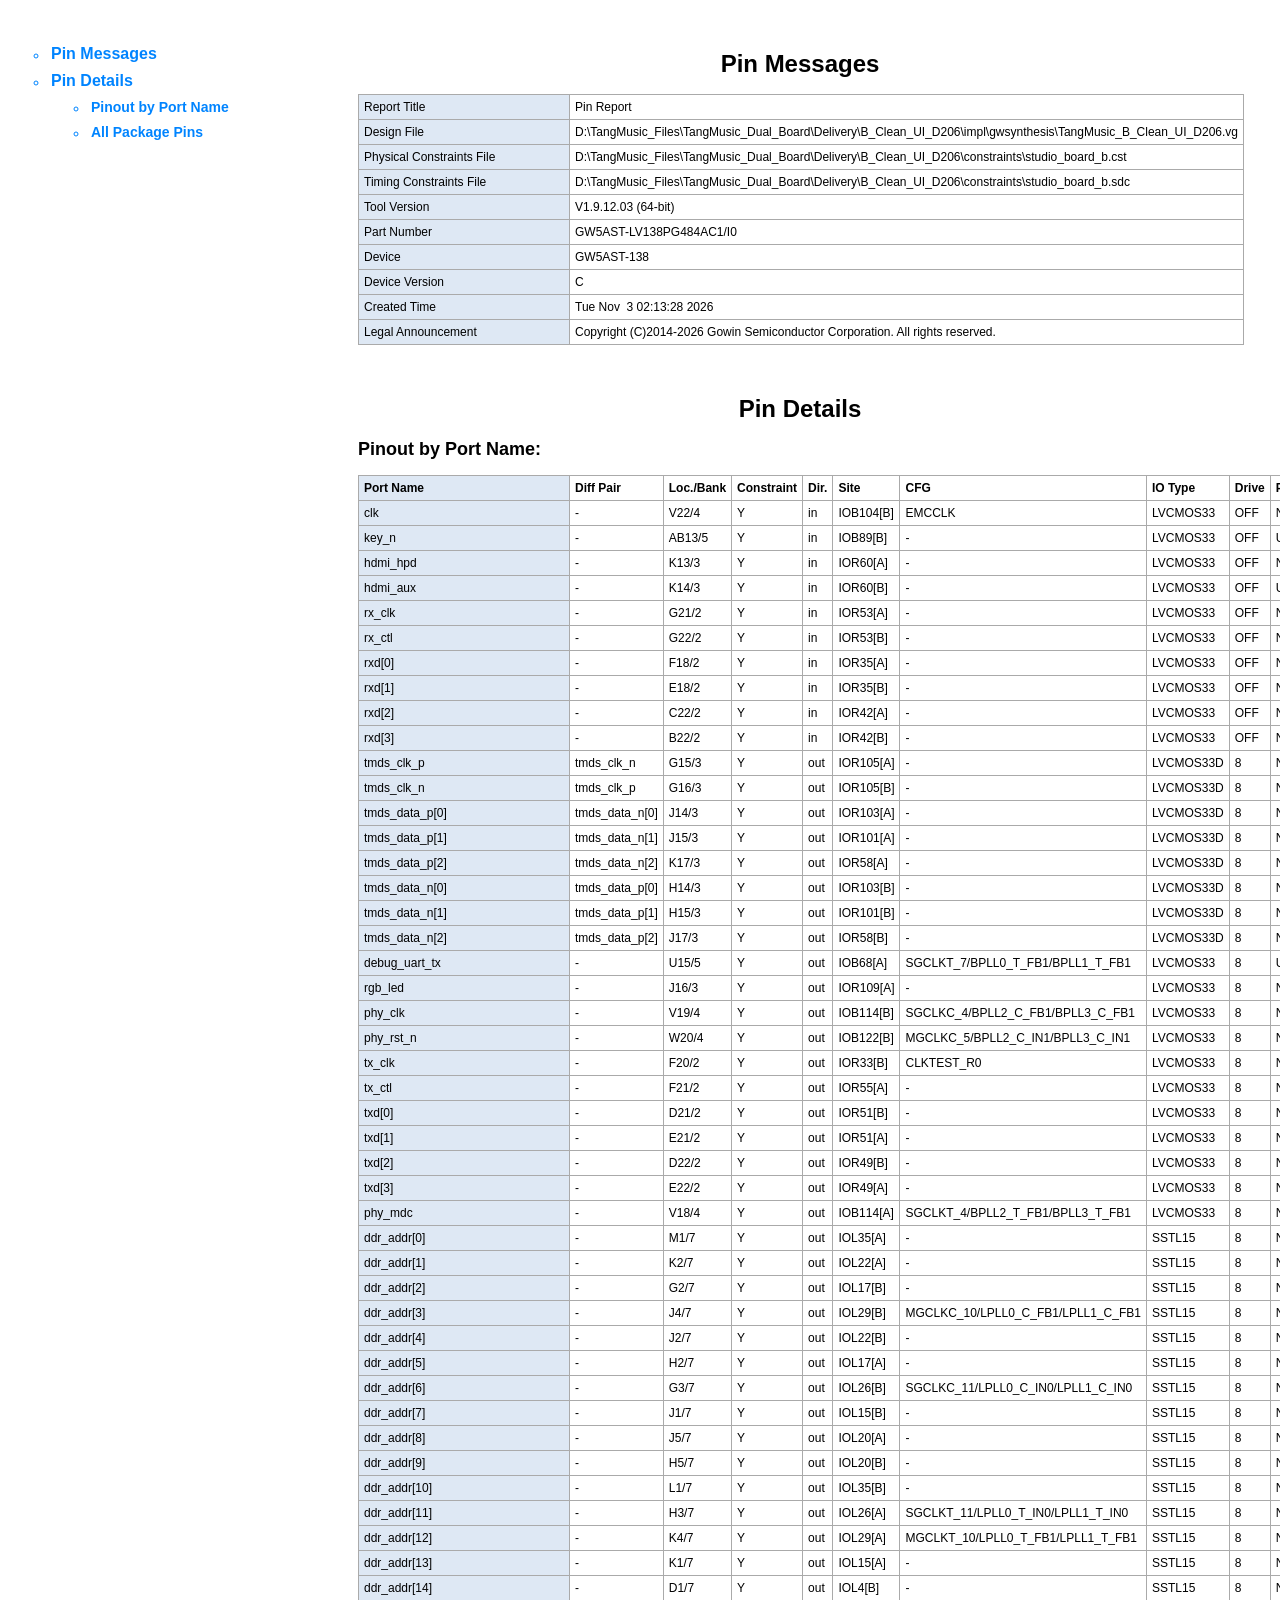
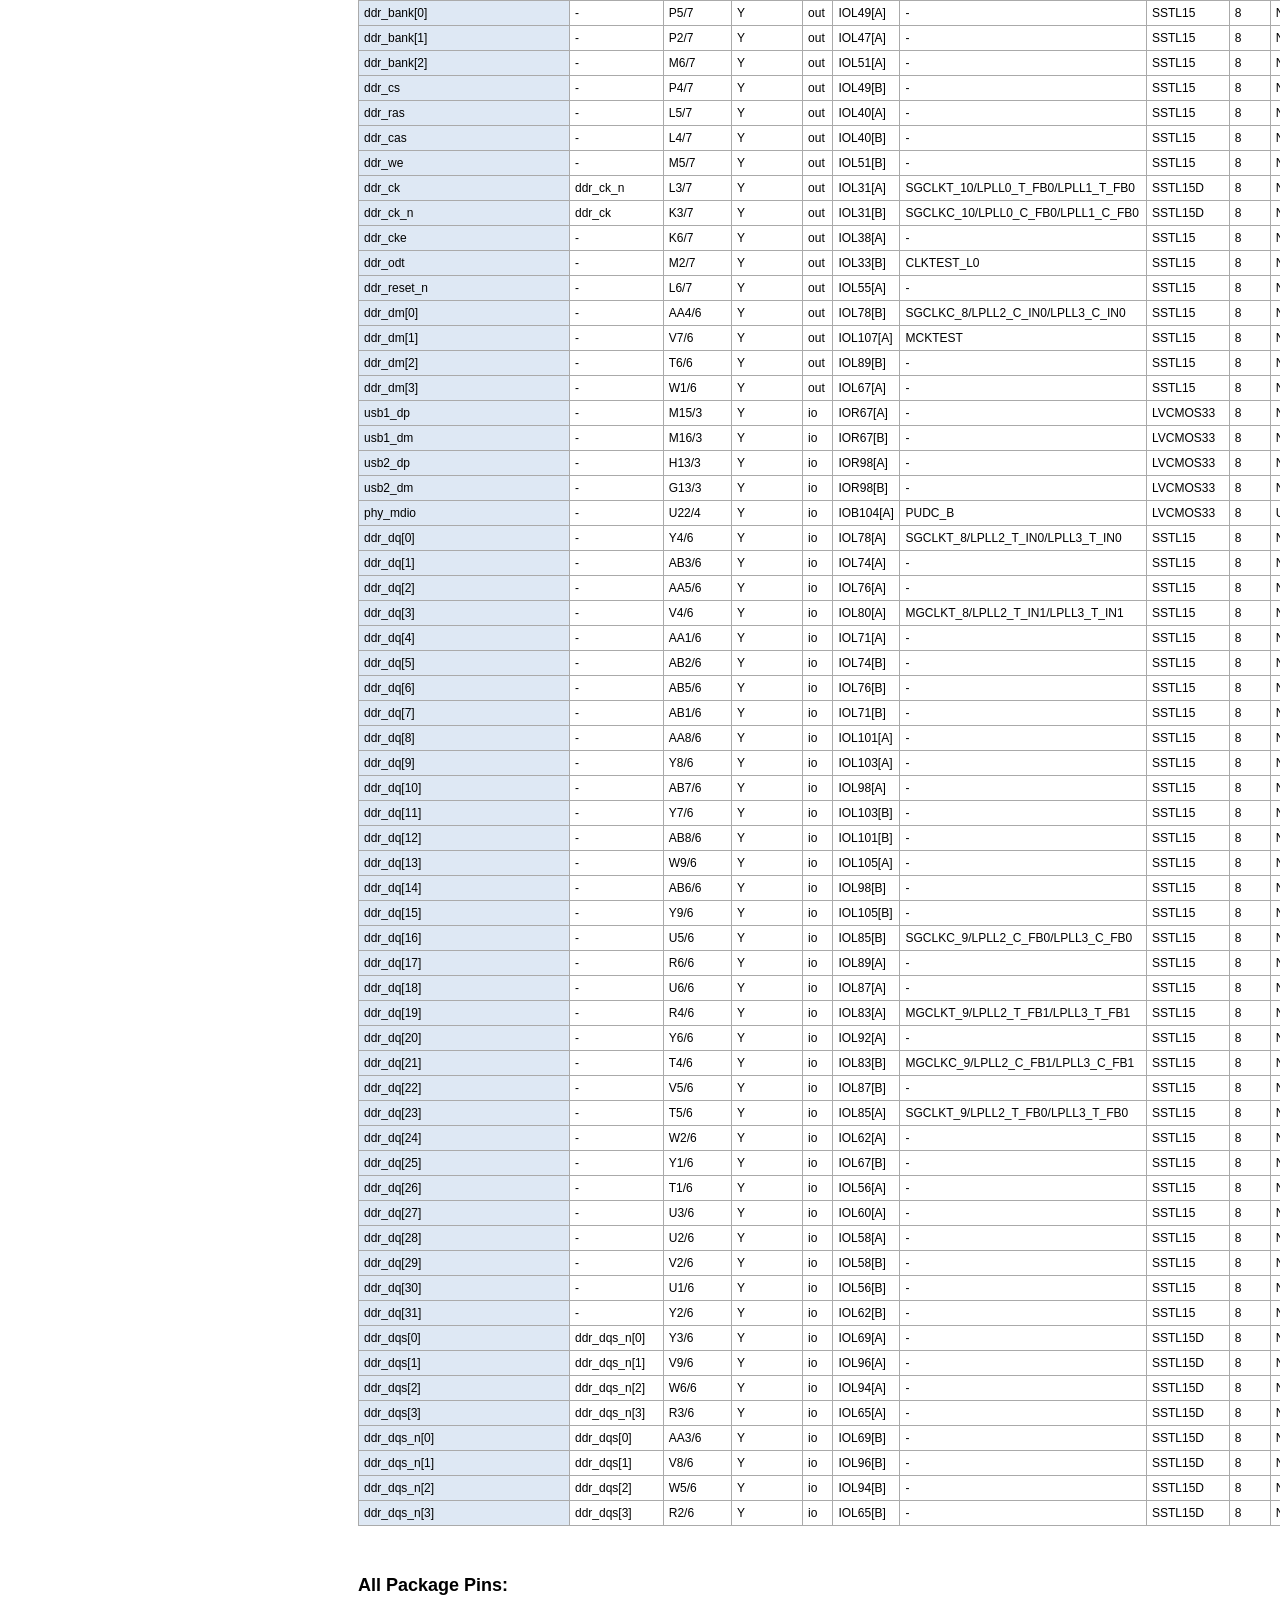
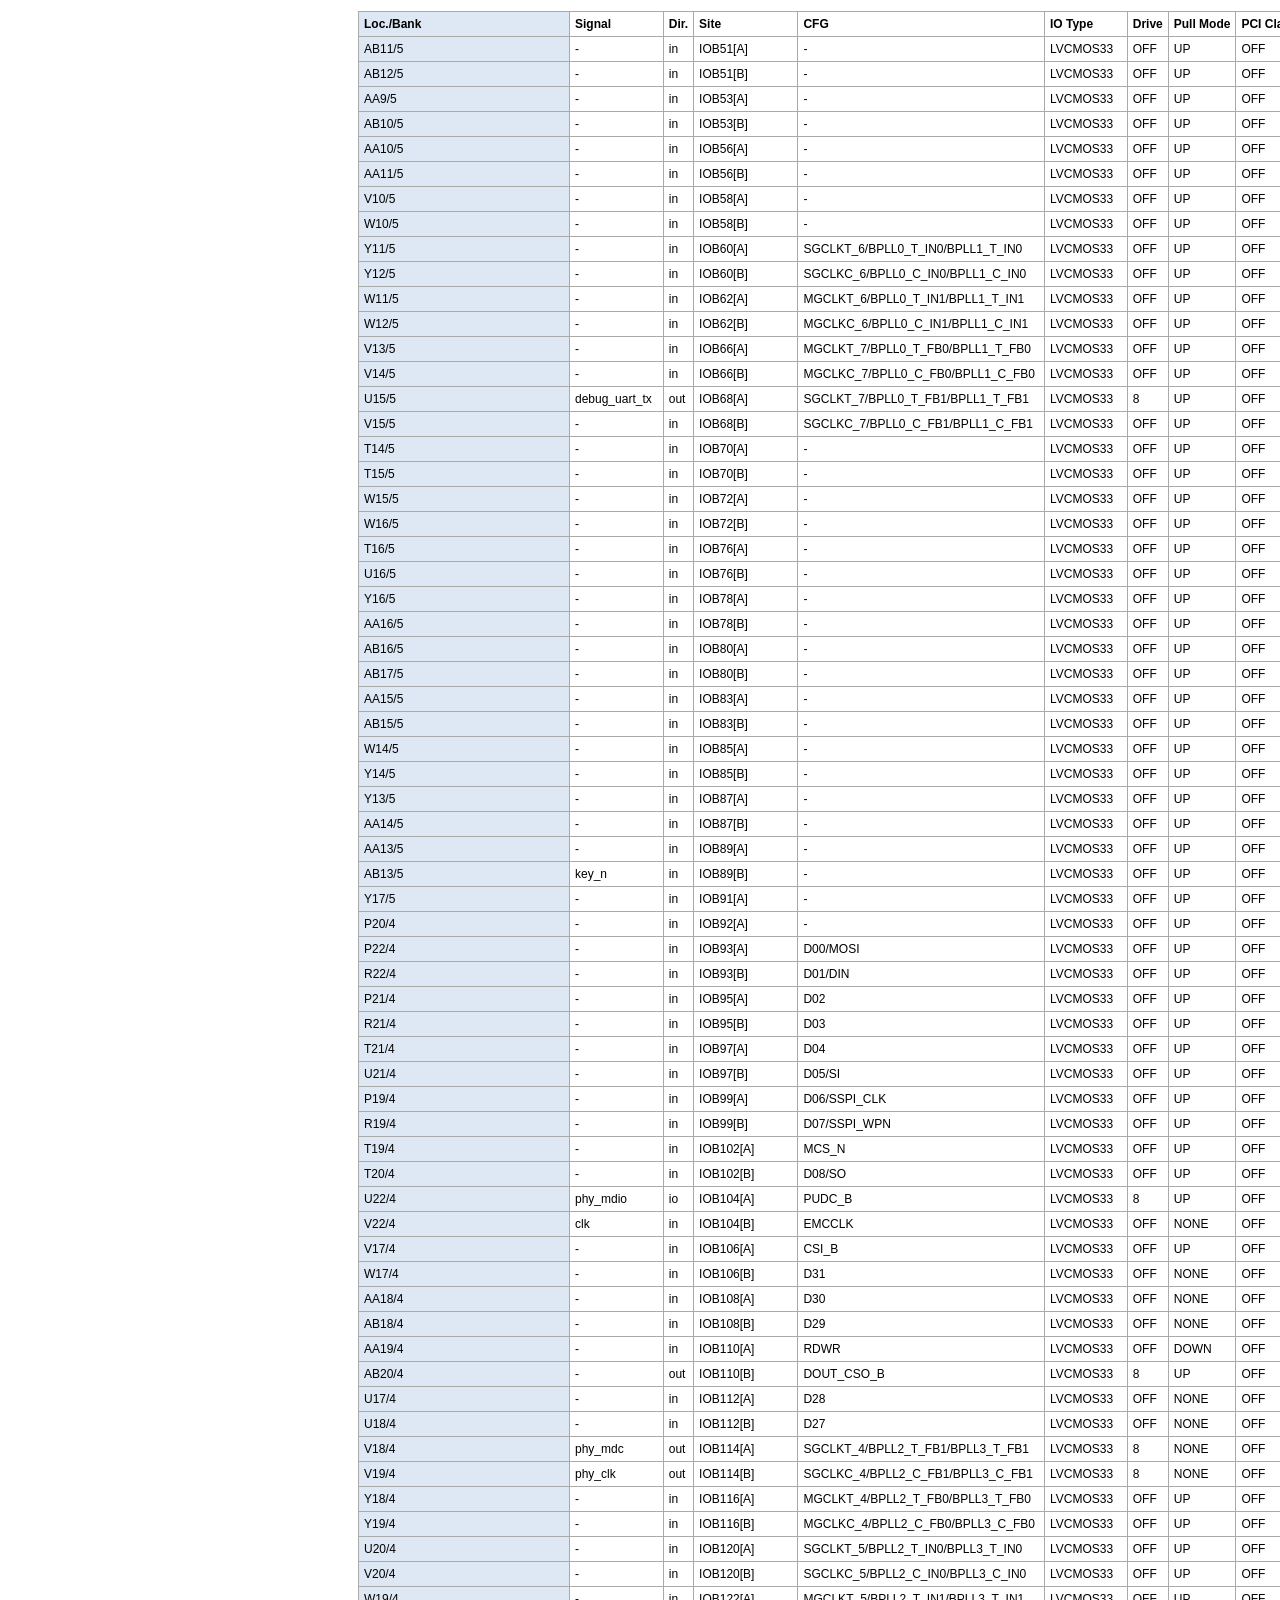
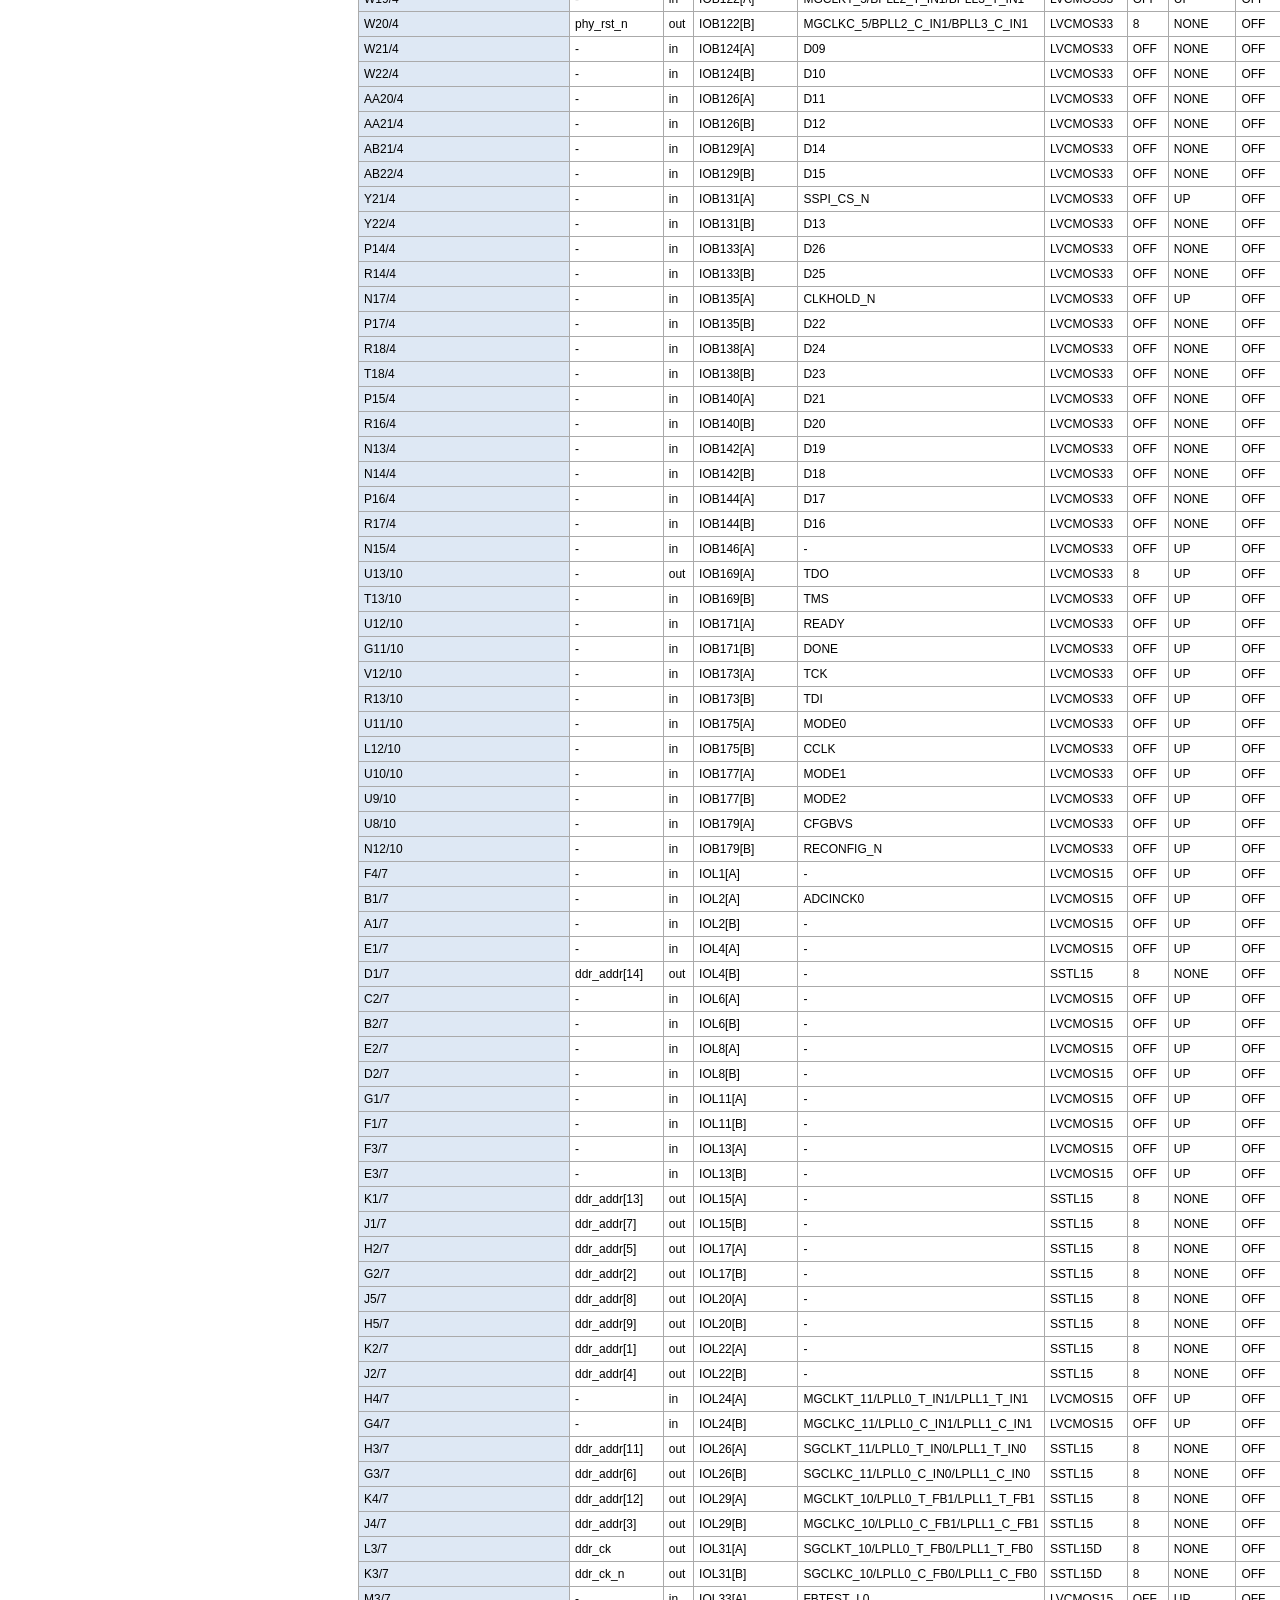
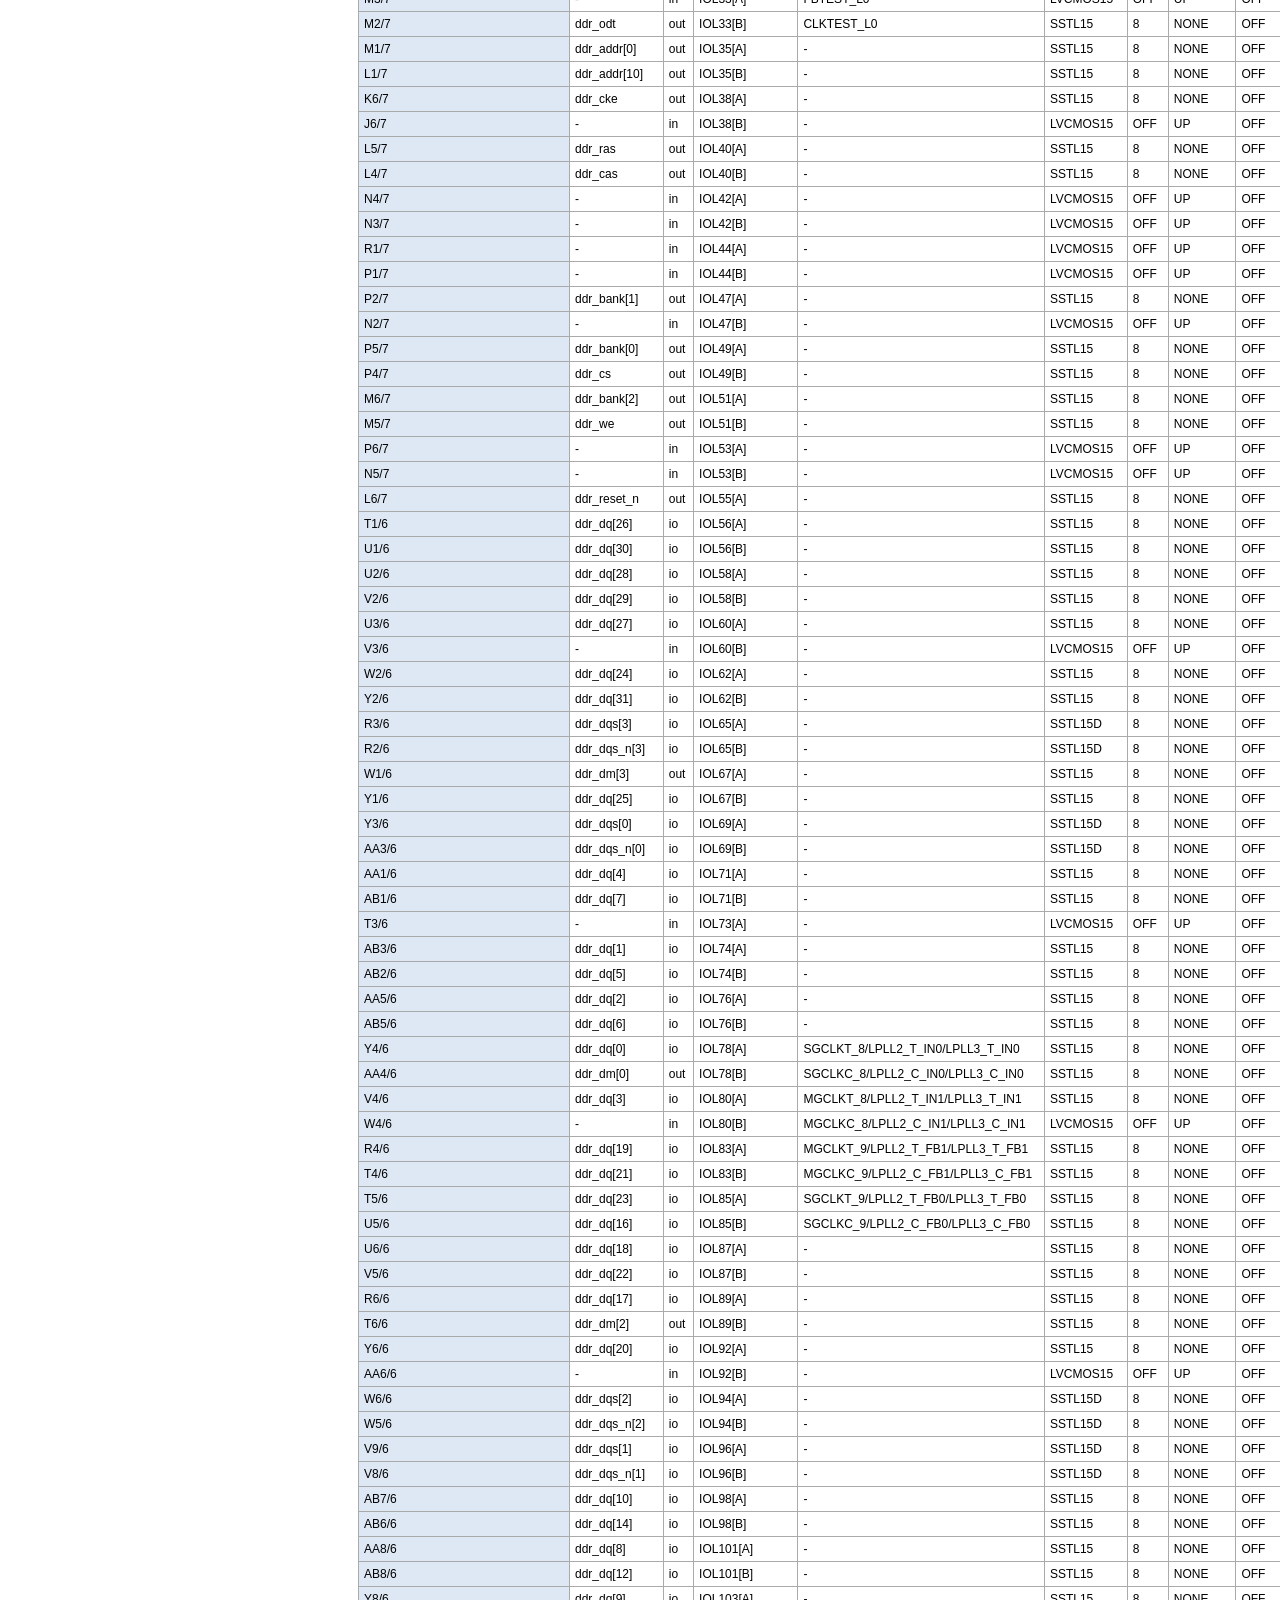
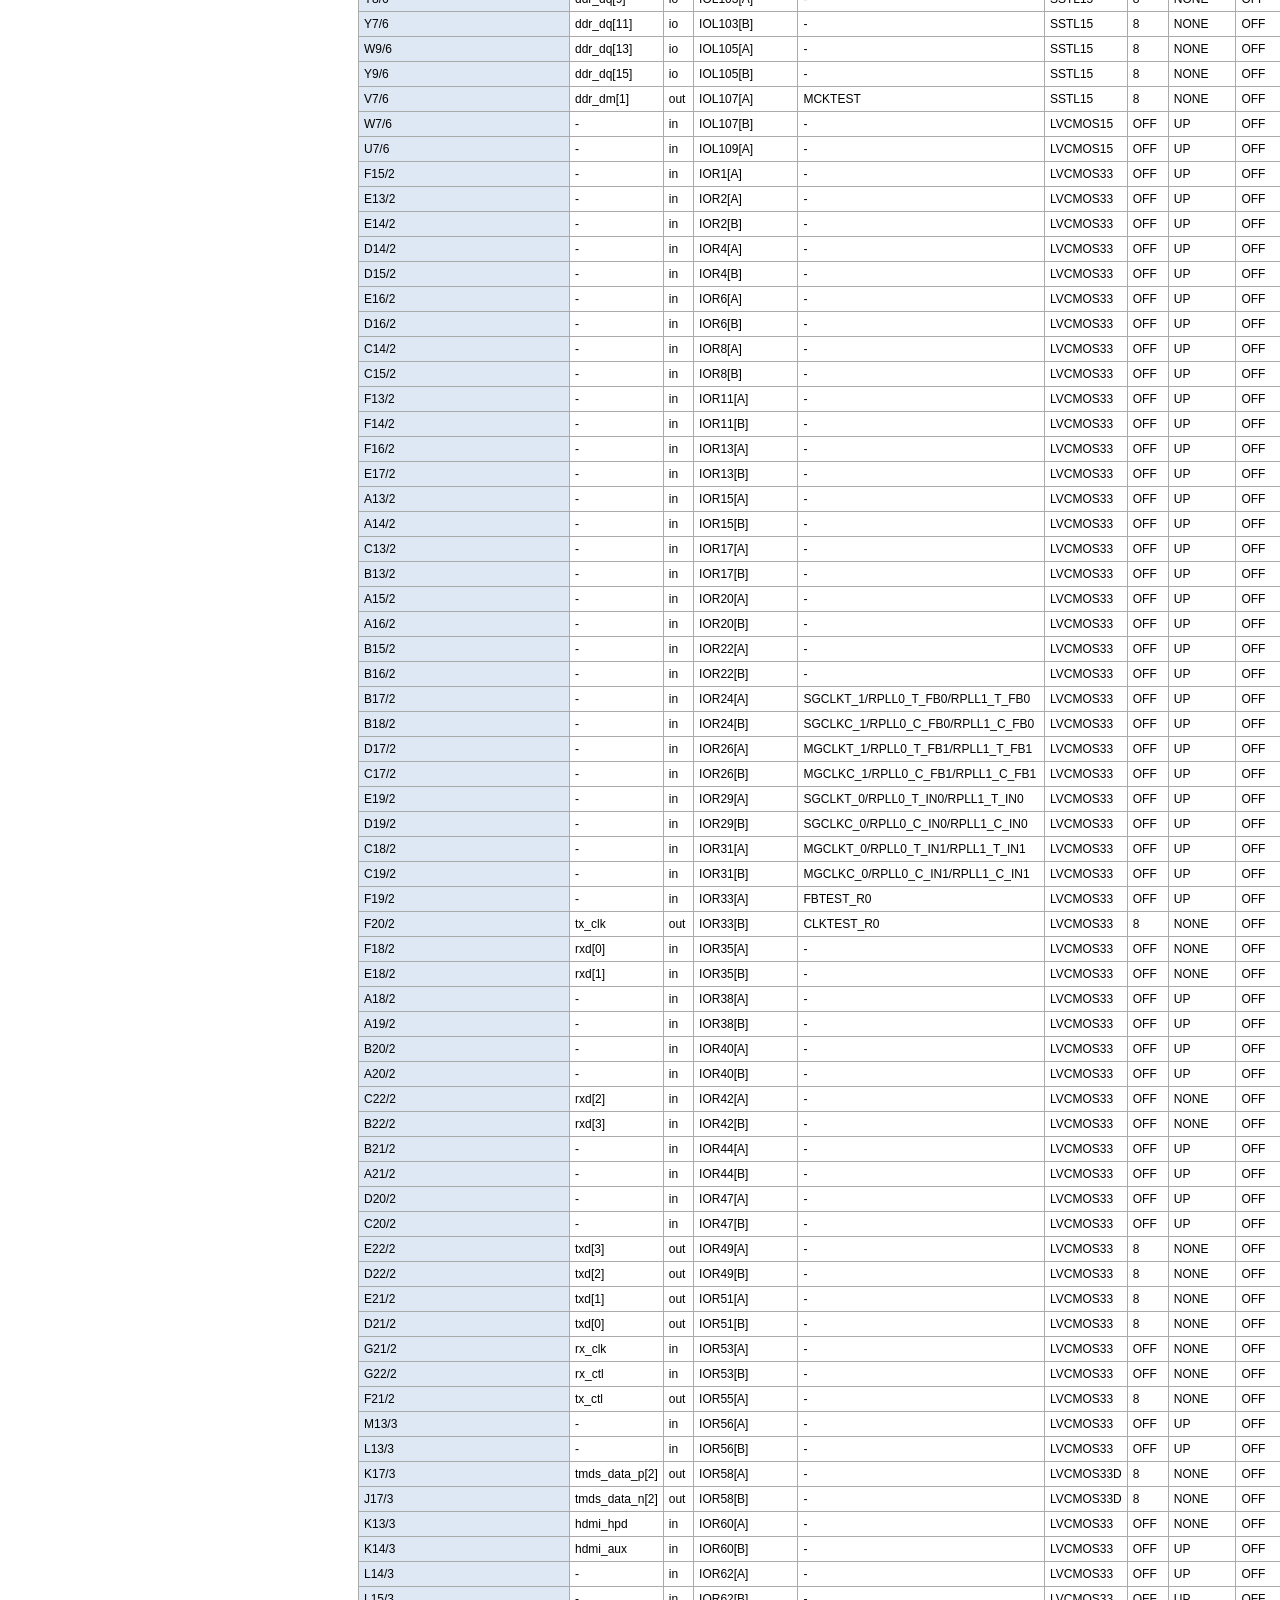
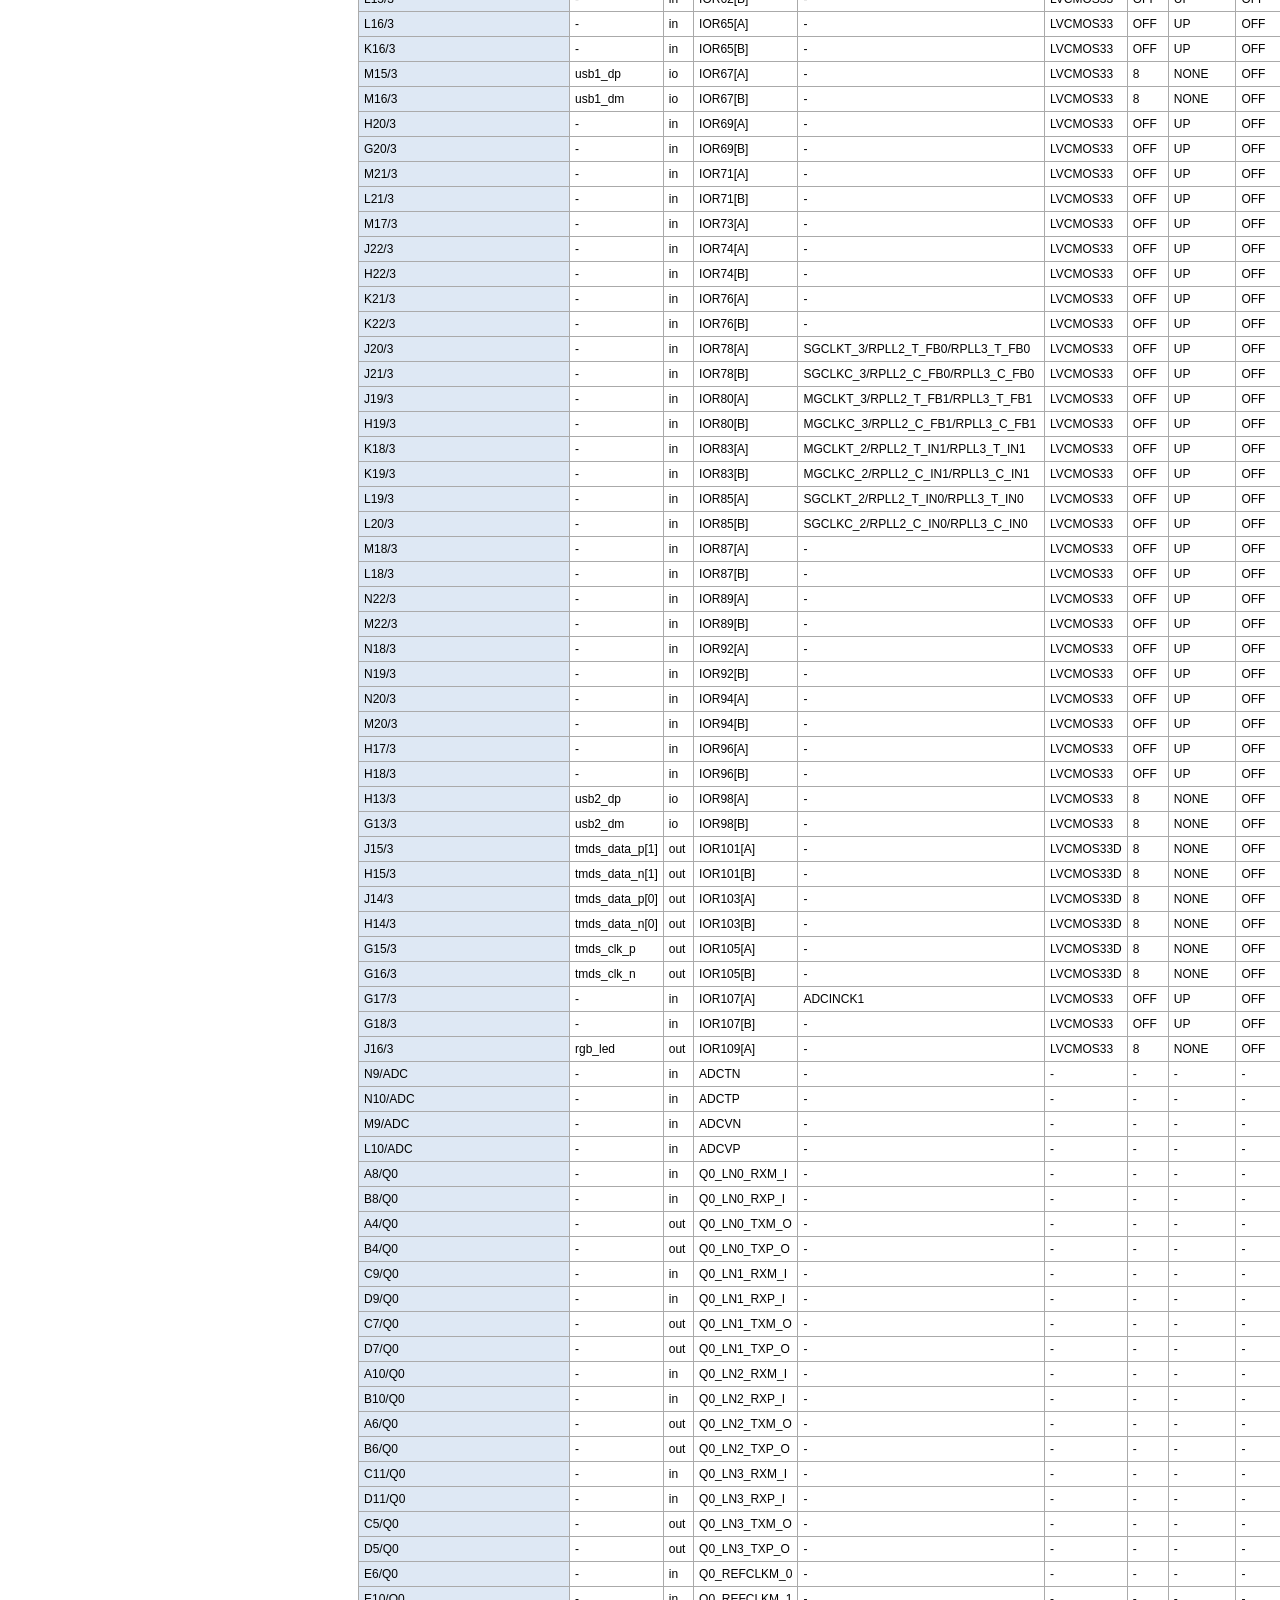
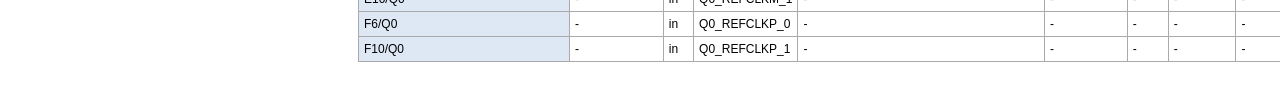
<file: Documentation/BuildEvidence/B_D206/TangMusic_B_Clean_UI_D206.pin.html>
<!DOCTYPE html PUBLIC "-//W3C//DTD XHTML 1.0 Transitional//EN" "http://www.w3.org/TR/xhtml1/DTD/xhtml1-transitional.dtd">
<html>
<head>
<title>Pin Report</title>
<style type="text/css">
body { font-family: Verdana, Arial, sans-serif; font-size: 12px; }
div#main_wrapper{ width: 100%; }
div#content { margin-left: 350px; margin-right: 30px; }
div#catalog_wrapper {position: fixed; top: 30px; width: 350px; float: left; }
div#catalog ul { list-style-type: none; }
div#catalog li { text-align: left; list-style-type:circle; color: #0084ff; margin-top: 3px; margin-bottom: 3px; }
div#catalog a { display:inline-block; text-decoration: none; color: #0084ff; font-weight: bold; padding: 3px; }
div#catalog a:visited { color: #0084ff; }
div#catalog a:hover { color: #fff; background: #0084ff; }
hr { margin-top: 30px; margin-bottom: 30px; }
h1, h3 { text-align: center; }
h1 {margin-top: 50px; }
table, th, td { white-space:pre; border: 1px solid #aaa; }
table { border-collapse:collapse; margin-top: 10px; margin-bottom: 20px; width: 100%; }
th, td { padding: 5px 5px 5px 5px; }
th { color: #fff; font-weight: bold; background-color: #0084ff; }
table.summary_table td.label { width: 24%; min-width: 200px; background-color: #dee8f4; }
table.thermal_table td.label { width: 24%; min-width: 200px; background-color: #dee8f4; }
table.Configure_table td.label { width: 24%; min-width: 200px; background-color: #dee8f4; }
table.detail_table th.label {  min-width: 8%; width: 8%; }
</style>
</head>
<body>
<div id="main_wrapper">
<div id="catalog_wrapper">
<div id="catalog">
<ul>
<li><a href="#Message" style=" font-size: 16px;">Pin Messages</a></li>
<!--<li><a href="#Summary" style=" font-size: 16px;">Pin Summaries</a></li>-->
<li><a href="#Pin_Details" style=" font-size: 16px;">Pin Details</a>
<ul>
<li><a href="#Pinout_by_Port_Name" style=" font-size: 14px;">Pinout by Port Name</a></li>
<li><a href="#All_Package_Pins" style=" font-size: 14px;">All Package Pins</a></li>
</ul>
</li>
</ul>
</div><!-- catalog -->
</div><!-- catalog_wrapper -->
<div id="content">
<h1><a name="Message">Pin Messages</a></h1>
<table class="summary_table">
<tr>
<td class="label">Report Title</td>
<td>Pin Report</td>
</tr>
<tr>
<td class="label">Design File</td>
<td>D:\TangMusic_Files\TangMusic_Dual_Board\Delivery\B_Clean_UI_D206\impl\gwsynthesis\TangMusic_B_Clean_UI_D206.vg</td>
</tr>
<tr>
<td class="label">Physical Constraints File</td>
<td>D:\TangMusic_Files\TangMusic_Dual_Board\Delivery\B_Clean_UI_D206\constraints\studio_board_b.cst</td>
</tr>
<tr>
<td class="label">Timing Constraints File</td>
<td>D:\TangMusic_Files\TangMusic_Dual_Board\Delivery\B_Clean_UI_D206\constraints\studio_board_b.sdc</td>
</tr>
<tr>
<td class="label">Tool Version</td>
<td>V1.9.12.03 (64-bit)</td>
</tr>
<tr>
<td class="label">Part Number</td>
<td>GW5AST-LV138PG484AC1/I0</td>
</tr>
<tr>
<td class="label">Device</td>
<td>GW5AST-138</td>
</tr>
<tr>
<td class="label">Device Version</td>
<td>C</td>
</tr>
<tr>
<td class="label">Created Time</td>
<td>Tue Nov  3 02:13:28 2026
</td>
</tr>
<tr>
<td class="label">Legal Announcement</td>
<td>Copyright (C)2014-2026 Gowin Semiconductor Corporation. All rights reserved.</td>
</tr>
</table>
<h1><a name="Pin_Details">Pin Details</a></h1>
<h2><a name="Pinout_by_Port_Name">Pinout by Port Name:</a></h2>
<table class="summary_table">
<tr>
<td class="label"><b>Port Name</b></td>
<td><b>Diff Pair</b></td>
<td><b>Loc./Bank</b></td>
<td><b>Constraint</b></td>
<td><b>Dir.</b></td>
<td><b>Site</b></td>
<td><b>CFG</b></td>
<td><b>IO Type</b></td>
<td><b>Drive</b></td>
<td><b>Pull Mode</b></td>
<td><b>PCI Clamp</b></td>
<td><b>Hysteresis</b></td>
<td><b>Open Drain</b></td>
<td><b>Vref</b></td>
<td><b>Single Resistor</b></td>
<td><b>Diff Resistor</b></td>
<td><b>BankVccio</b></td>
<td><b>Pull Strength</b></td>
<td><b>Ctle</b></td>
</tr>
<tr>
<td class="label">clk</td>
<td>-</td>
<td>V22/4</td>
<td>Y</td>
<td>in</td>
<td>IOB104[B]</td>
<td>EMCCLK</td>
<td>LVCMOS33</td>
<td>OFF</td>
<td>NONE</td>
<td>OFF</td>
<td>ON</td>
<td>OFF</td>
<td>OFF</td>
<td>OFF</td>
<td>OFF</td>
<td>3.3</td>
<td>MEDIUM</td>
<td>NONE</td>
</tr>
<tr>
<td class="label">key_n</td>
<td>-</td>
<td>AB13/5</td>
<td>Y</td>
<td>in</td>
<td>IOB89[B]</td>
<td>-</td>
<td>LVCMOS33</td>
<td>OFF</td>
<td>UP</td>
<td>OFF</td>
<td>ON</td>
<td>OFF</td>
<td>OFF</td>
<td>OFF</td>
<td>OFF</td>
<td>3.3</td>
<td>MEDIUM</td>
<td>NONE</td>
</tr>
<tr>
<td class="label">hdmi_hpd</td>
<td>-</td>
<td>K13/3</td>
<td>Y</td>
<td>in</td>
<td>IOR60[A]</td>
<td>-</td>
<td>LVCMOS33</td>
<td>OFF</td>
<td>NONE</td>
<td>OFF</td>
<td>ON</td>
<td>OFF</td>
<td>OFF</td>
<td>OFF</td>
<td>OFF</td>
<td>3.3</td>
<td>MEDIUM</td>
<td>NONE</td>
</tr>
<tr>
<td class="label">hdmi_aux</td>
<td>-</td>
<td>K14/3</td>
<td>Y</td>
<td>in</td>
<td>IOR60[B]</td>
<td>-</td>
<td>LVCMOS33</td>
<td>OFF</td>
<td>UP</td>
<td>OFF</td>
<td>ON</td>
<td>OFF</td>
<td>OFF</td>
<td>OFF</td>
<td>OFF</td>
<td>3.3</td>
<td>MEDIUM</td>
<td>NONE</td>
</tr>
<tr>
<td class="label">rx_clk</td>
<td>-</td>
<td>G21/2</td>
<td>Y</td>
<td>in</td>
<td>IOR53[A]</td>
<td>-</td>
<td>LVCMOS33</td>
<td>OFF</td>
<td>NONE</td>
<td>OFF</td>
<td>ON</td>
<td>OFF</td>
<td>OFF</td>
<td>OFF</td>
<td>OFF</td>
<td>3.3</td>
<td>MEDIUM</td>
<td>NONE</td>
</tr>
<tr>
<td class="label">rx_ctl</td>
<td>-</td>
<td>G22/2</td>
<td>Y</td>
<td>in</td>
<td>IOR53[B]</td>
<td>-</td>
<td>LVCMOS33</td>
<td>OFF</td>
<td>NONE</td>
<td>OFF</td>
<td>ON</td>
<td>OFF</td>
<td>OFF</td>
<td>OFF</td>
<td>OFF</td>
<td>3.3</td>
<td>MEDIUM</td>
<td>NONE</td>
</tr>
<tr>
<td class="label">rxd[0]</td>
<td>-</td>
<td>F18/2</td>
<td>Y</td>
<td>in</td>
<td>IOR35[A]</td>
<td>-</td>
<td>LVCMOS33</td>
<td>OFF</td>
<td>NONE</td>
<td>OFF</td>
<td>ON</td>
<td>OFF</td>
<td>OFF</td>
<td>OFF</td>
<td>OFF</td>
<td>3.3</td>
<td>MEDIUM</td>
<td>NONE</td>
</tr>
<tr>
<td class="label">rxd[1]</td>
<td>-</td>
<td>E18/2</td>
<td>Y</td>
<td>in</td>
<td>IOR35[B]</td>
<td>-</td>
<td>LVCMOS33</td>
<td>OFF</td>
<td>NONE</td>
<td>OFF</td>
<td>ON</td>
<td>OFF</td>
<td>OFF</td>
<td>OFF</td>
<td>OFF</td>
<td>3.3</td>
<td>MEDIUM</td>
<td>NONE</td>
</tr>
<tr>
<td class="label">rxd[2]</td>
<td>-</td>
<td>C22/2</td>
<td>Y</td>
<td>in</td>
<td>IOR42[A]</td>
<td>-</td>
<td>LVCMOS33</td>
<td>OFF</td>
<td>NONE</td>
<td>OFF</td>
<td>ON</td>
<td>OFF</td>
<td>OFF</td>
<td>OFF</td>
<td>OFF</td>
<td>3.3</td>
<td>MEDIUM</td>
<td>NONE</td>
</tr>
<tr>
<td class="label">rxd[3]</td>
<td>-</td>
<td>B22/2</td>
<td>Y</td>
<td>in</td>
<td>IOR42[B]</td>
<td>-</td>
<td>LVCMOS33</td>
<td>OFF</td>
<td>NONE</td>
<td>OFF</td>
<td>ON</td>
<td>OFF</td>
<td>OFF</td>
<td>OFF</td>
<td>OFF</td>
<td>3.3</td>
<td>MEDIUM</td>
<td>NONE</td>
</tr>
<tr>
<td class="label">tmds_clk_p</td>
<td>tmds_clk_n</td>
<td>G15/3</td>
<td>Y</td>
<td>out</td>
<td>IOR105[A]</td>
<td>-</td>
<td>LVCMOS33D</td>
<td>8</td>
<td>NONE</td>
<td>OFF</td>
<td>OFF</td>
<td>OFF</td>
<td>OFF</td>
<td>OFF</td>
<td>OFF</td>
<td>3.3</td>
<td>MEDIUM</td>
<td>NONE</td>
</tr>
<tr>
<td class="label">tmds_clk_n</td>
<td>tmds_clk_p</td>
<td>G16/3</td>
<td>Y</td>
<td>out</td>
<td>IOR105[B]</td>
<td>-</td>
<td>LVCMOS33D</td>
<td>8</td>
<td>NONE</td>
<td>OFF</td>
<td>OFF</td>
<td>OFF</td>
<td>OFF</td>
<td>OFF</td>
<td>OFF</td>
<td>3.3</td>
<td>MEDIUM</td>
<td>NONE</td>
</tr>
<tr>
<td class="label">tmds_data_p[0]</td>
<td>tmds_data_n[0]</td>
<td>J14/3</td>
<td>Y</td>
<td>out</td>
<td>IOR103[A]</td>
<td>-</td>
<td>LVCMOS33D</td>
<td>8</td>
<td>NONE</td>
<td>OFF</td>
<td>OFF</td>
<td>OFF</td>
<td>OFF</td>
<td>OFF</td>
<td>OFF</td>
<td>3.3</td>
<td>MEDIUM</td>
<td>NONE</td>
</tr>
<tr>
<td class="label">tmds_data_p[1]</td>
<td>tmds_data_n[1]</td>
<td>J15/3</td>
<td>Y</td>
<td>out</td>
<td>IOR101[A]</td>
<td>-</td>
<td>LVCMOS33D</td>
<td>8</td>
<td>NONE</td>
<td>OFF</td>
<td>OFF</td>
<td>OFF</td>
<td>OFF</td>
<td>OFF</td>
<td>OFF</td>
<td>3.3</td>
<td>MEDIUM</td>
<td>NONE</td>
</tr>
<tr>
<td class="label">tmds_data_p[2]</td>
<td>tmds_data_n[2]</td>
<td>K17/3</td>
<td>Y</td>
<td>out</td>
<td>IOR58[A]</td>
<td>-</td>
<td>LVCMOS33D</td>
<td>8</td>
<td>NONE</td>
<td>OFF</td>
<td>OFF</td>
<td>OFF</td>
<td>OFF</td>
<td>OFF</td>
<td>OFF</td>
<td>3.3</td>
<td>MEDIUM</td>
<td>NONE</td>
</tr>
<tr>
<td class="label">tmds_data_n[0]</td>
<td>tmds_data_p[0]</td>
<td>H14/3</td>
<td>Y</td>
<td>out</td>
<td>IOR103[B]</td>
<td>-</td>
<td>LVCMOS33D</td>
<td>8</td>
<td>NONE</td>
<td>OFF</td>
<td>OFF</td>
<td>OFF</td>
<td>OFF</td>
<td>OFF</td>
<td>OFF</td>
<td>3.3</td>
<td>MEDIUM</td>
<td>NONE</td>
</tr>
<tr>
<td class="label">tmds_data_n[1]</td>
<td>tmds_data_p[1]</td>
<td>H15/3</td>
<td>Y</td>
<td>out</td>
<td>IOR101[B]</td>
<td>-</td>
<td>LVCMOS33D</td>
<td>8</td>
<td>NONE</td>
<td>OFF</td>
<td>OFF</td>
<td>OFF</td>
<td>OFF</td>
<td>OFF</td>
<td>OFF</td>
<td>3.3</td>
<td>MEDIUM</td>
<td>NONE</td>
</tr>
<tr>
<td class="label">tmds_data_n[2]</td>
<td>tmds_data_p[2]</td>
<td>J17/3</td>
<td>Y</td>
<td>out</td>
<td>IOR58[B]</td>
<td>-</td>
<td>LVCMOS33D</td>
<td>8</td>
<td>NONE</td>
<td>OFF</td>
<td>OFF</td>
<td>OFF</td>
<td>OFF</td>
<td>OFF</td>
<td>OFF</td>
<td>3.3</td>
<td>MEDIUM</td>
<td>NONE</td>
</tr>
<tr>
<td class="label">debug_uart_tx</td>
<td>-</td>
<td>U15/5</td>
<td>Y</td>
<td>out</td>
<td>IOB68[A]</td>
<td>SGCLKT_7/BPLL0_T_FB1/BPLL1_T_FB1</td>
<td>LVCMOS33</td>
<td>8</td>
<td>UP</td>
<td>OFF</td>
<td>OFF</td>
<td>OFF</td>
<td>OFF</td>
<td>OFF</td>
<td>OFF</td>
<td>3.3</td>
<td>MEDIUM</td>
<td>NONE</td>
</tr>
<tr>
<td class="label">rgb_led</td>
<td>-</td>
<td>J16/3</td>
<td>Y</td>
<td>out</td>
<td>IOR109[A]</td>
<td>-</td>
<td>LVCMOS33</td>
<td>8</td>
<td>NONE</td>
<td>OFF</td>
<td>OFF</td>
<td>OFF</td>
<td>OFF</td>
<td>OFF</td>
<td>OFF</td>
<td>3.3</td>
<td>MEDIUM</td>
<td>NONE</td>
</tr>
<tr>
<td class="label">phy_clk</td>
<td>-</td>
<td>V19/4</td>
<td>Y</td>
<td>out</td>
<td>IOB114[B]</td>
<td>SGCLKC_4/BPLL2_C_FB1/BPLL3_C_FB1</td>
<td>LVCMOS33</td>
<td>8</td>
<td>NONE</td>
<td>OFF</td>
<td>OFF</td>
<td>OFF</td>
<td>OFF</td>
<td>OFF</td>
<td>OFF</td>
<td>3.3</td>
<td>MEDIUM</td>
<td>NONE</td>
</tr>
<tr>
<td class="label">phy_rst_n</td>
<td>-</td>
<td>W20/4</td>
<td>Y</td>
<td>out</td>
<td>IOB122[B]</td>
<td>MGCLKC_5/BPLL2_C_IN1/BPLL3_C_IN1</td>
<td>LVCMOS33</td>
<td>8</td>
<td>NONE</td>
<td>OFF</td>
<td>OFF</td>
<td>OFF</td>
<td>OFF</td>
<td>OFF</td>
<td>OFF</td>
<td>3.3</td>
<td>MEDIUM</td>
<td>NONE</td>
</tr>
<tr>
<td class="label">tx_clk</td>
<td>-</td>
<td>F20/2</td>
<td>Y</td>
<td>out</td>
<td>IOR33[B]</td>
<td>CLKTEST_R0</td>
<td>LVCMOS33</td>
<td>8</td>
<td>NONE</td>
<td>OFF</td>
<td>OFF</td>
<td>OFF</td>
<td>OFF</td>
<td>OFF</td>
<td>OFF</td>
<td>3.3</td>
<td>MEDIUM</td>
<td>NONE</td>
</tr>
<tr>
<td class="label">tx_ctl</td>
<td>-</td>
<td>F21/2</td>
<td>Y</td>
<td>out</td>
<td>IOR55[A]</td>
<td>-</td>
<td>LVCMOS33</td>
<td>8</td>
<td>NONE</td>
<td>OFF</td>
<td>OFF</td>
<td>OFF</td>
<td>OFF</td>
<td>OFF</td>
<td>OFF</td>
<td>3.3</td>
<td>MEDIUM</td>
<td>NONE</td>
</tr>
<tr>
<td class="label">txd[0]</td>
<td>-</td>
<td>D21/2</td>
<td>Y</td>
<td>out</td>
<td>IOR51[B]</td>
<td>-</td>
<td>LVCMOS33</td>
<td>8</td>
<td>NONE</td>
<td>OFF</td>
<td>OFF</td>
<td>OFF</td>
<td>OFF</td>
<td>OFF</td>
<td>OFF</td>
<td>3.3</td>
<td>MEDIUM</td>
<td>NONE</td>
</tr>
<tr>
<td class="label">txd[1]</td>
<td>-</td>
<td>E21/2</td>
<td>Y</td>
<td>out</td>
<td>IOR51[A]</td>
<td>-</td>
<td>LVCMOS33</td>
<td>8</td>
<td>NONE</td>
<td>OFF</td>
<td>OFF</td>
<td>OFF</td>
<td>OFF</td>
<td>OFF</td>
<td>OFF</td>
<td>3.3</td>
<td>MEDIUM</td>
<td>NONE</td>
</tr>
<tr>
<td class="label">txd[2]</td>
<td>-</td>
<td>D22/2</td>
<td>Y</td>
<td>out</td>
<td>IOR49[B]</td>
<td>-</td>
<td>LVCMOS33</td>
<td>8</td>
<td>NONE</td>
<td>OFF</td>
<td>OFF</td>
<td>OFF</td>
<td>OFF</td>
<td>OFF</td>
<td>OFF</td>
<td>3.3</td>
<td>MEDIUM</td>
<td>NONE</td>
</tr>
<tr>
<td class="label">txd[3]</td>
<td>-</td>
<td>E22/2</td>
<td>Y</td>
<td>out</td>
<td>IOR49[A]</td>
<td>-</td>
<td>LVCMOS33</td>
<td>8</td>
<td>NONE</td>
<td>OFF</td>
<td>OFF</td>
<td>OFF</td>
<td>OFF</td>
<td>OFF</td>
<td>OFF</td>
<td>3.3</td>
<td>MEDIUM</td>
<td>NONE</td>
</tr>
<tr>
<td class="label">phy_mdc</td>
<td>-</td>
<td>V18/4</td>
<td>Y</td>
<td>out</td>
<td>IOB114[A]</td>
<td>SGCLKT_4/BPLL2_T_FB1/BPLL3_T_FB1</td>
<td>LVCMOS33</td>
<td>8</td>
<td>NONE</td>
<td>OFF</td>
<td>OFF</td>
<td>OFF</td>
<td>OFF</td>
<td>OFF</td>
<td>OFF</td>
<td>3.3</td>
<td>MEDIUM</td>
<td>NONE</td>
</tr>
<tr>
<td class="label">ddr_addr[0]</td>
<td>-</td>
<td>M1/7</td>
<td>Y</td>
<td>out</td>
<td>IOL35[A]</td>
<td>-</td>
<td>SSTL15</td>
<td>8</td>
<td>NONE</td>
<td>OFF</td>
<td>OFF</td>
<td>OFF</td>
<td>OFF</td>
<td>OFF</td>
<td>OFF</td>
<td>1.5</td>
<td>MEDIUM</td>
<td>NONE</td>
</tr>
<tr>
<td class="label">ddr_addr[1]</td>
<td>-</td>
<td>K2/7</td>
<td>Y</td>
<td>out</td>
<td>IOL22[A]</td>
<td>-</td>
<td>SSTL15</td>
<td>8</td>
<td>NONE</td>
<td>OFF</td>
<td>OFF</td>
<td>OFF</td>
<td>OFF</td>
<td>OFF</td>
<td>OFF</td>
<td>1.5</td>
<td>MEDIUM</td>
<td>NONE</td>
</tr>
<tr>
<td class="label">ddr_addr[2]</td>
<td>-</td>
<td>G2/7</td>
<td>Y</td>
<td>out</td>
<td>IOL17[B]</td>
<td>-</td>
<td>SSTL15</td>
<td>8</td>
<td>NONE</td>
<td>OFF</td>
<td>OFF</td>
<td>OFF</td>
<td>OFF</td>
<td>OFF</td>
<td>OFF</td>
<td>1.5</td>
<td>MEDIUM</td>
<td>NONE</td>
</tr>
<tr>
<td class="label">ddr_addr[3]</td>
<td>-</td>
<td>J4/7</td>
<td>Y</td>
<td>out</td>
<td>IOL29[B]</td>
<td>MGCLKC_10/LPLL0_C_FB1/LPLL1_C_FB1</td>
<td>SSTL15</td>
<td>8</td>
<td>NONE</td>
<td>OFF</td>
<td>OFF</td>
<td>OFF</td>
<td>OFF</td>
<td>OFF</td>
<td>OFF</td>
<td>1.5</td>
<td>MEDIUM</td>
<td>NONE</td>
</tr>
<tr>
<td class="label">ddr_addr[4]</td>
<td>-</td>
<td>J2/7</td>
<td>Y</td>
<td>out</td>
<td>IOL22[B]</td>
<td>-</td>
<td>SSTL15</td>
<td>8</td>
<td>NONE</td>
<td>OFF</td>
<td>OFF</td>
<td>OFF</td>
<td>OFF</td>
<td>OFF</td>
<td>OFF</td>
<td>1.5</td>
<td>MEDIUM</td>
<td>NONE</td>
</tr>
<tr>
<td class="label">ddr_addr[5]</td>
<td>-</td>
<td>H2/7</td>
<td>Y</td>
<td>out</td>
<td>IOL17[A]</td>
<td>-</td>
<td>SSTL15</td>
<td>8</td>
<td>NONE</td>
<td>OFF</td>
<td>OFF</td>
<td>OFF</td>
<td>OFF</td>
<td>OFF</td>
<td>OFF</td>
<td>1.5</td>
<td>MEDIUM</td>
<td>NONE</td>
</tr>
<tr>
<td class="label">ddr_addr[6]</td>
<td>-</td>
<td>G3/7</td>
<td>Y</td>
<td>out</td>
<td>IOL26[B]</td>
<td>SGCLKC_11/LPLL0_C_IN0/LPLL1_C_IN0</td>
<td>SSTL15</td>
<td>8</td>
<td>NONE</td>
<td>OFF</td>
<td>OFF</td>
<td>OFF</td>
<td>OFF</td>
<td>OFF</td>
<td>OFF</td>
<td>1.5</td>
<td>MEDIUM</td>
<td>NONE</td>
</tr>
<tr>
<td class="label">ddr_addr[7]</td>
<td>-</td>
<td>J1/7</td>
<td>Y</td>
<td>out</td>
<td>IOL15[B]</td>
<td>-</td>
<td>SSTL15</td>
<td>8</td>
<td>NONE</td>
<td>OFF</td>
<td>OFF</td>
<td>OFF</td>
<td>OFF</td>
<td>OFF</td>
<td>OFF</td>
<td>1.5</td>
<td>MEDIUM</td>
<td>NONE</td>
</tr>
<tr>
<td class="label">ddr_addr[8]</td>
<td>-</td>
<td>J5/7</td>
<td>Y</td>
<td>out</td>
<td>IOL20[A]</td>
<td>-</td>
<td>SSTL15</td>
<td>8</td>
<td>NONE</td>
<td>OFF</td>
<td>OFF</td>
<td>OFF</td>
<td>OFF</td>
<td>OFF</td>
<td>OFF</td>
<td>1.5</td>
<td>MEDIUM</td>
<td>NONE</td>
</tr>
<tr>
<td class="label">ddr_addr[9]</td>
<td>-</td>
<td>H5/7</td>
<td>Y</td>
<td>out</td>
<td>IOL20[B]</td>
<td>-</td>
<td>SSTL15</td>
<td>8</td>
<td>NONE</td>
<td>OFF</td>
<td>OFF</td>
<td>OFF</td>
<td>OFF</td>
<td>OFF</td>
<td>OFF</td>
<td>1.5</td>
<td>MEDIUM</td>
<td>NONE</td>
</tr>
<tr>
<td class="label">ddr_addr[10]</td>
<td>-</td>
<td>L1/7</td>
<td>Y</td>
<td>out</td>
<td>IOL35[B]</td>
<td>-</td>
<td>SSTL15</td>
<td>8</td>
<td>NONE</td>
<td>OFF</td>
<td>OFF</td>
<td>OFF</td>
<td>OFF</td>
<td>OFF</td>
<td>OFF</td>
<td>1.5</td>
<td>MEDIUM</td>
<td>NONE</td>
</tr>
<tr>
<td class="label">ddr_addr[11]</td>
<td>-</td>
<td>H3/7</td>
<td>Y</td>
<td>out</td>
<td>IOL26[A]</td>
<td>SGCLKT_11/LPLL0_T_IN0/LPLL1_T_IN0</td>
<td>SSTL15</td>
<td>8</td>
<td>NONE</td>
<td>OFF</td>
<td>OFF</td>
<td>OFF</td>
<td>OFF</td>
<td>OFF</td>
<td>OFF</td>
<td>1.5</td>
<td>MEDIUM</td>
<td>NONE</td>
</tr>
<tr>
<td class="label">ddr_addr[12]</td>
<td>-</td>
<td>K4/7</td>
<td>Y</td>
<td>out</td>
<td>IOL29[A]</td>
<td>MGCLKT_10/LPLL0_T_FB1/LPLL1_T_FB1</td>
<td>SSTL15</td>
<td>8</td>
<td>NONE</td>
<td>OFF</td>
<td>OFF</td>
<td>OFF</td>
<td>OFF</td>
<td>OFF</td>
<td>OFF</td>
<td>1.5</td>
<td>MEDIUM</td>
<td>NONE</td>
</tr>
<tr>
<td class="label">ddr_addr[13]</td>
<td>-</td>
<td>K1/7</td>
<td>Y</td>
<td>out</td>
<td>IOL15[A]</td>
<td>-</td>
<td>SSTL15</td>
<td>8</td>
<td>NONE</td>
<td>OFF</td>
<td>OFF</td>
<td>OFF</td>
<td>OFF</td>
<td>OFF</td>
<td>OFF</td>
<td>1.5</td>
<td>MEDIUM</td>
<td>NONE</td>
</tr>
<tr>
<td class="label">ddr_addr[14]</td>
<td>-</td>
<td>D1/7</td>
<td>Y</td>
<td>out</td>
<td>IOL4[B]</td>
<td>-</td>
<td>SSTL15</td>
<td>8</td>
<td>NONE</td>
<td>OFF</td>
<td>OFF</td>
<td>OFF</td>
<td>OFF</td>
<td>OFF</td>
<td>OFF</td>
<td>1.5</td>
<td>MEDIUM</td>
<td>NONE</td>
</tr>
<tr>
<td class="label">ddr_bank[0]</td>
<td>-</td>
<td>P5/7</td>
<td>Y</td>
<td>out</td>
<td>IOL49[A]</td>
<td>-</td>
<td>SSTL15</td>
<td>8</td>
<td>NONE</td>
<td>OFF</td>
<td>OFF</td>
<td>OFF</td>
<td>OFF</td>
<td>OFF</td>
<td>OFF</td>
<td>1.5</td>
<td>MEDIUM</td>
<td>NONE</td>
</tr>
<tr>
<td class="label">ddr_bank[1]</td>
<td>-</td>
<td>P2/7</td>
<td>Y</td>
<td>out</td>
<td>IOL47[A]</td>
<td>-</td>
<td>SSTL15</td>
<td>8</td>
<td>NONE</td>
<td>OFF</td>
<td>OFF</td>
<td>OFF</td>
<td>OFF</td>
<td>OFF</td>
<td>OFF</td>
<td>1.5</td>
<td>MEDIUM</td>
<td>NONE</td>
</tr>
<tr>
<td class="label">ddr_bank[2]</td>
<td>-</td>
<td>M6/7</td>
<td>Y</td>
<td>out</td>
<td>IOL51[A]</td>
<td>-</td>
<td>SSTL15</td>
<td>8</td>
<td>NONE</td>
<td>OFF</td>
<td>OFF</td>
<td>OFF</td>
<td>OFF</td>
<td>OFF</td>
<td>OFF</td>
<td>1.5</td>
<td>MEDIUM</td>
<td>NONE</td>
</tr>
<tr>
<td class="label">ddr_cs</td>
<td>-</td>
<td>P4/7</td>
<td>Y</td>
<td>out</td>
<td>IOL49[B]</td>
<td>-</td>
<td>SSTL15</td>
<td>8</td>
<td>NONE</td>
<td>OFF</td>
<td>OFF</td>
<td>OFF</td>
<td>OFF</td>
<td>OFF</td>
<td>OFF</td>
<td>1.5</td>
<td>MEDIUM</td>
<td>NONE</td>
</tr>
<tr>
<td class="label">ddr_ras</td>
<td>-</td>
<td>L5/7</td>
<td>Y</td>
<td>out</td>
<td>IOL40[A]</td>
<td>-</td>
<td>SSTL15</td>
<td>8</td>
<td>NONE</td>
<td>OFF</td>
<td>OFF</td>
<td>OFF</td>
<td>OFF</td>
<td>OFF</td>
<td>OFF</td>
<td>1.5</td>
<td>MEDIUM</td>
<td>NONE</td>
</tr>
<tr>
<td class="label">ddr_cas</td>
<td>-</td>
<td>L4/7</td>
<td>Y</td>
<td>out</td>
<td>IOL40[B]</td>
<td>-</td>
<td>SSTL15</td>
<td>8</td>
<td>NONE</td>
<td>OFF</td>
<td>OFF</td>
<td>OFF</td>
<td>OFF</td>
<td>OFF</td>
<td>OFF</td>
<td>1.5</td>
<td>MEDIUM</td>
<td>NONE</td>
</tr>
<tr>
<td class="label">ddr_we</td>
<td>-</td>
<td>M5/7</td>
<td>Y</td>
<td>out</td>
<td>IOL51[B]</td>
<td>-</td>
<td>SSTL15</td>
<td>8</td>
<td>NONE</td>
<td>OFF</td>
<td>OFF</td>
<td>OFF</td>
<td>OFF</td>
<td>OFF</td>
<td>OFF</td>
<td>1.5</td>
<td>MEDIUM</td>
<td>NONE</td>
</tr>
<tr>
<td class="label">ddr_ck</td>
<td>ddr_ck_n</td>
<td>L3/7</td>
<td>Y</td>
<td>out</td>
<td>IOL31[A]</td>
<td>SGCLKT_10/LPLL0_T_FB0/LPLL1_T_FB0</td>
<td>SSTL15D</td>
<td>8</td>
<td>NONE</td>
<td>OFF</td>
<td>OFF</td>
<td>OFF</td>
<td>OFF</td>
<td>OFF</td>
<td>OFF</td>
<td>1.5</td>
<td>MEDIUM</td>
<td>NONE</td>
</tr>
<tr>
<td class="label">ddr_ck_n</td>
<td>ddr_ck</td>
<td>K3/7</td>
<td>Y</td>
<td>out</td>
<td>IOL31[B]</td>
<td>SGCLKC_10/LPLL0_C_FB0/LPLL1_C_FB0</td>
<td>SSTL15D</td>
<td>8</td>
<td>NONE</td>
<td>OFF</td>
<td>OFF</td>
<td>OFF</td>
<td>OFF</td>
<td>OFF</td>
<td>OFF</td>
<td>1.5</td>
<td>MEDIUM</td>
<td>NONE</td>
</tr>
<tr>
<td class="label">ddr_cke</td>
<td>-</td>
<td>K6/7</td>
<td>Y</td>
<td>out</td>
<td>IOL38[A]</td>
<td>-</td>
<td>SSTL15</td>
<td>8</td>
<td>NONE</td>
<td>OFF</td>
<td>OFF</td>
<td>OFF</td>
<td>OFF</td>
<td>OFF</td>
<td>OFF</td>
<td>1.5</td>
<td>MEDIUM</td>
<td>NONE</td>
</tr>
<tr>
<td class="label">ddr_odt</td>
<td>-</td>
<td>M2/7</td>
<td>Y</td>
<td>out</td>
<td>IOL33[B]</td>
<td>CLKTEST_L0</td>
<td>SSTL15</td>
<td>8</td>
<td>NONE</td>
<td>OFF</td>
<td>OFF</td>
<td>OFF</td>
<td>OFF</td>
<td>OFF</td>
<td>OFF</td>
<td>1.5</td>
<td>MEDIUM</td>
<td>NONE</td>
</tr>
<tr>
<td class="label">ddr_reset_n</td>
<td>-</td>
<td>L6/7</td>
<td>Y</td>
<td>out</td>
<td>IOL55[A]</td>
<td>-</td>
<td>SSTL15</td>
<td>8</td>
<td>NONE</td>
<td>OFF</td>
<td>OFF</td>
<td>OFF</td>
<td>OFF</td>
<td>OFF</td>
<td>OFF</td>
<td>1.5</td>
<td>MEDIUM</td>
<td>NONE</td>
</tr>
<tr>
<td class="label">ddr_dm[0]</td>
<td>-</td>
<td>AA4/6</td>
<td>Y</td>
<td>out</td>
<td>IOL78[B]</td>
<td>SGCLKC_8/LPLL2_C_IN0/LPLL3_C_IN0</td>
<td>SSTL15</td>
<td>8</td>
<td>NONE</td>
<td>OFF</td>
<td>OFF</td>
<td>OFF</td>
<td>OFF</td>
<td>OFF</td>
<td>OFF</td>
<td>1.5</td>
<td>MEDIUM</td>
<td>NONE</td>
</tr>
<tr>
<td class="label">ddr_dm[1]</td>
<td>-</td>
<td>V7/6</td>
<td>Y</td>
<td>out</td>
<td>IOL107[A]</td>
<td>MCKTEST</td>
<td>SSTL15</td>
<td>8</td>
<td>NONE</td>
<td>OFF</td>
<td>OFF</td>
<td>OFF</td>
<td>OFF</td>
<td>OFF</td>
<td>OFF</td>
<td>1.5</td>
<td>MEDIUM</td>
<td>NONE</td>
</tr>
<tr>
<td class="label">ddr_dm[2]</td>
<td>-</td>
<td>T6/6</td>
<td>Y</td>
<td>out</td>
<td>IOL89[B]</td>
<td>-</td>
<td>SSTL15</td>
<td>8</td>
<td>NONE</td>
<td>OFF</td>
<td>OFF</td>
<td>OFF</td>
<td>OFF</td>
<td>OFF</td>
<td>OFF</td>
<td>1.5</td>
<td>MEDIUM</td>
<td>NONE</td>
</tr>
<tr>
<td class="label">ddr_dm[3]</td>
<td>-</td>
<td>W1/6</td>
<td>Y</td>
<td>out</td>
<td>IOL67[A]</td>
<td>-</td>
<td>SSTL15</td>
<td>8</td>
<td>NONE</td>
<td>OFF</td>
<td>OFF</td>
<td>OFF</td>
<td>OFF</td>
<td>OFF</td>
<td>OFF</td>
<td>1.5</td>
<td>MEDIUM</td>
<td>NONE</td>
</tr>
<tr>
<td class="label">usb1_dp</td>
<td>-</td>
<td>M15/3</td>
<td>Y</td>
<td>io</td>
<td>IOR67[A]</td>
<td>-</td>
<td>LVCMOS33</td>
<td>8</td>
<td>NONE</td>
<td>OFF</td>
<td>OFF</td>
<td>OFF</td>
<td>OFF</td>
<td>OFF</td>
<td>OFF</td>
<td>3.3</td>
<td>MEDIUM</td>
<td>NONE</td>
</tr>
<tr>
<td class="label">usb1_dm</td>
<td>-</td>
<td>M16/3</td>
<td>Y</td>
<td>io</td>
<td>IOR67[B]</td>
<td>-</td>
<td>LVCMOS33</td>
<td>8</td>
<td>NONE</td>
<td>OFF</td>
<td>OFF</td>
<td>OFF</td>
<td>OFF</td>
<td>OFF</td>
<td>OFF</td>
<td>3.3</td>
<td>MEDIUM</td>
<td>NONE</td>
</tr>
<tr>
<td class="label">usb2_dp</td>
<td>-</td>
<td>H13/3</td>
<td>Y</td>
<td>io</td>
<td>IOR98[A]</td>
<td>-</td>
<td>LVCMOS33</td>
<td>8</td>
<td>NONE</td>
<td>OFF</td>
<td>OFF</td>
<td>OFF</td>
<td>OFF</td>
<td>OFF</td>
<td>OFF</td>
<td>3.3</td>
<td>MEDIUM</td>
<td>NONE</td>
</tr>
<tr>
<td class="label">usb2_dm</td>
<td>-</td>
<td>G13/3</td>
<td>Y</td>
<td>io</td>
<td>IOR98[B]</td>
<td>-</td>
<td>LVCMOS33</td>
<td>8</td>
<td>NONE</td>
<td>OFF</td>
<td>OFF</td>
<td>OFF</td>
<td>OFF</td>
<td>OFF</td>
<td>OFF</td>
<td>3.3</td>
<td>MEDIUM</td>
<td>NONE</td>
</tr>
<tr>
<td class="label">phy_mdio</td>
<td>-</td>
<td>U22/4</td>
<td>Y</td>
<td>io</td>
<td>IOB104[A]</td>
<td>PUDC_B</td>
<td>LVCMOS33</td>
<td>8</td>
<td>UP</td>
<td>OFF</td>
<td>OFF</td>
<td>OFF</td>
<td>OFF</td>
<td>OFF</td>
<td>OFF</td>
<td>3.3</td>
<td>MEDIUM</td>
<td>NONE</td>
</tr>
<tr>
<td class="label">ddr_dq[0]</td>
<td>-</td>
<td>Y4/6</td>
<td>Y</td>
<td>io</td>
<td>IOL78[A]</td>
<td>SGCLKT_8/LPLL2_T_IN0/LPLL3_T_IN0</td>
<td>SSTL15</td>
<td>8</td>
<td>NONE</td>
<td>OFF</td>
<td>NONE</td>
<td>OFF</td>
<td>INTERNAL</td>
<td>OFF</td>
<td>OFF</td>
<td>1.5</td>
<td>MEDIUM</td>
<td>OFF</td>
</tr>
<tr>
<td class="label">ddr_dq[1]</td>
<td>-</td>
<td>AB3/6</td>
<td>Y</td>
<td>io</td>
<td>IOL74[A]</td>
<td>-</td>
<td>SSTL15</td>
<td>8</td>
<td>NONE</td>
<td>OFF</td>
<td>NONE</td>
<td>OFF</td>
<td>INTERNAL</td>
<td>OFF</td>
<td>OFF</td>
<td>1.5</td>
<td>MEDIUM</td>
<td>OFF</td>
</tr>
<tr>
<td class="label">ddr_dq[2]</td>
<td>-</td>
<td>AA5/6</td>
<td>Y</td>
<td>io</td>
<td>IOL76[A]</td>
<td>-</td>
<td>SSTL15</td>
<td>8</td>
<td>NONE</td>
<td>OFF</td>
<td>NONE</td>
<td>OFF</td>
<td>INTERNAL</td>
<td>OFF</td>
<td>OFF</td>
<td>1.5</td>
<td>MEDIUM</td>
<td>OFF</td>
</tr>
<tr>
<td class="label">ddr_dq[3]</td>
<td>-</td>
<td>V4/6</td>
<td>Y</td>
<td>io</td>
<td>IOL80[A]</td>
<td>MGCLKT_8/LPLL2_T_IN1/LPLL3_T_IN1</td>
<td>SSTL15</td>
<td>8</td>
<td>NONE</td>
<td>OFF</td>
<td>NONE</td>
<td>OFF</td>
<td>INTERNAL</td>
<td>OFF</td>
<td>OFF</td>
<td>1.5</td>
<td>MEDIUM</td>
<td>OFF</td>
</tr>
<tr>
<td class="label">ddr_dq[4]</td>
<td>-</td>
<td>AA1/6</td>
<td>Y</td>
<td>io</td>
<td>IOL71[A]</td>
<td>-</td>
<td>SSTL15</td>
<td>8</td>
<td>NONE</td>
<td>OFF</td>
<td>NONE</td>
<td>OFF</td>
<td>INTERNAL</td>
<td>OFF</td>
<td>OFF</td>
<td>1.5</td>
<td>MEDIUM</td>
<td>OFF</td>
</tr>
<tr>
<td class="label">ddr_dq[5]</td>
<td>-</td>
<td>AB2/6</td>
<td>Y</td>
<td>io</td>
<td>IOL74[B]</td>
<td>-</td>
<td>SSTL15</td>
<td>8</td>
<td>NONE</td>
<td>OFF</td>
<td>NONE</td>
<td>OFF</td>
<td>INTERNAL</td>
<td>OFF</td>
<td>OFF</td>
<td>1.5</td>
<td>MEDIUM</td>
<td>OFF</td>
</tr>
<tr>
<td class="label">ddr_dq[6]</td>
<td>-</td>
<td>AB5/6</td>
<td>Y</td>
<td>io</td>
<td>IOL76[B]</td>
<td>-</td>
<td>SSTL15</td>
<td>8</td>
<td>NONE</td>
<td>OFF</td>
<td>NONE</td>
<td>OFF</td>
<td>INTERNAL</td>
<td>OFF</td>
<td>OFF</td>
<td>1.5</td>
<td>MEDIUM</td>
<td>OFF</td>
</tr>
<tr>
<td class="label">ddr_dq[7]</td>
<td>-</td>
<td>AB1/6</td>
<td>Y</td>
<td>io</td>
<td>IOL71[B]</td>
<td>-</td>
<td>SSTL15</td>
<td>8</td>
<td>NONE</td>
<td>OFF</td>
<td>NONE</td>
<td>OFF</td>
<td>INTERNAL</td>
<td>OFF</td>
<td>OFF</td>
<td>1.5</td>
<td>MEDIUM</td>
<td>OFF</td>
</tr>
<tr>
<td class="label">ddr_dq[8]</td>
<td>-</td>
<td>AA8/6</td>
<td>Y</td>
<td>io</td>
<td>IOL101[A]</td>
<td>-</td>
<td>SSTL15</td>
<td>8</td>
<td>NONE</td>
<td>OFF</td>
<td>NONE</td>
<td>OFF</td>
<td>INTERNAL</td>
<td>OFF</td>
<td>OFF</td>
<td>1.5</td>
<td>MEDIUM</td>
<td>OFF</td>
</tr>
<tr>
<td class="label">ddr_dq[9]</td>
<td>-</td>
<td>Y8/6</td>
<td>Y</td>
<td>io</td>
<td>IOL103[A]</td>
<td>-</td>
<td>SSTL15</td>
<td>8</td>
<td>NONE</td>
<td>OFF</td>
<td>NONE</td>
<td>OFF</td>
<td>INTERNAL</td>
<td>OFF</td>
<td>OFF</td>
<td>1.5</td>
<td>MEDIUM</td>
<td>OFF</td>
</tr>
<tr>
<td class="label">ddr_dq[10]</td>
<td>-</td>
<td>AB7/6</td>
<td>Y</td>
<td>io</td>
<td>IOL98[A]</td>
<td>-</td>
<td>SSTL15</td>
<td>8</td>
<td>NONE</td>
<td>OFF</td>
<td>NONE</td>
<td>OFF</td>
<td>INTERNAL</td>
<td>OFF</td>
<td>OFF</td>
<td>1.5</td>
<td>MEDIUM</td>
<td>OFF</td>
</tr>
<tr>
<td class="label">ddr_dq[11]</td>
<td>-</td>
<td>Y7/6</td>
<td>Y</td>
<td>io</td>
<td>IOL103[B]</td>
<td>-</td>
<td>SSTL15</td>
<td>8</td>
<td>NONE</td>
<td>OFF</td>
<td>NONE</td>
<td>OFF</td>
<td>INTERNAL</td>
<td>OFF</td>
<td>OFF</td>
<td>1.5</td>
<td>MEDIUM</td>
<td>OFF</td>
</tr>
<tr>
<td class="label">ddr_dq[12]</td>
<td>-</td>
<td>AB8/6</td>
<td>Y</td>
<td>io</td>
<td>IOL101[B]</td>
<td>-</td>
<td>SSTL15</td>
<td>8</td>
<td>NONE</td>
<td>OFF</td>
<td>NONE</td>
<td>OFF</td>
<td>INTERNAL</td>
<td>OFF</td>
<td>OFF</td>
<td>1.5</td>
<td>MEDIUM</td>
<td>OFF</td>
</tr>
<tr>
<td class="label">ddr_dq[13]</td>
<td>-</td>
<td>W9/6</td>
<td>Y</td>
<td>io</td>
<td>IOL105[A]</td>
<td>-</td>
<td>SSTL15</td>
<td>8</td>
<td>NONE</td>
<td>OFF</td>
<td>NONE</td>
<td>OFF</td>
<td>INTERNAL</td>
<td>OFF</td>
<td>OFF</td>
<td>1.5</td>
<td>MEDIUM</td>
<td>OFF</td>
</tr>
<tr>
<td class="label">ddr_dq[14]</td>
<td>-</td>
<td>AB6/6</td>
<td>Y</td>
<td>io</td>
<td>IOL98[B]</td>
<td>-</td>
<td>SSTL15</td>
<td>8</td>
<td>NONE</td>
<td>OFF</td>
<td>NONE</td>
<td>OFF</td>
<td>INTERNAL</td>
<td>OFF</td>
<td>OFF</td>
<td>1.5</td>
<td>MEDIUM</td>
<td>OFF</td>
</tr>
<tr>
<td class="label">ddr_dq[15]</td>
<td>-</td>
<td>Y9/6</td>
<td>Y</td>
<td>io</td>
<td>IOL105[B]</td>
<td>-</td>
<td>SSTL15</td>
<td>8</td>
<td>NONE</td>
<td>OFF</td>
<td>NONE</td>
<td>OFF</td>
<td>INTERNAL</td>
<td>OFF</td>
<td>OFF</td>
<td>1.5</td>
<td>MEDIUM</td>
<td>OFF</td>
</tr>
<tr>
<td class="label">ddr_dq[16]</td>
<td>-</td>
<td>U5/6</td>
<td>Y</td>
<td>io</td>
<td>IOL85[B]</td>
<td>SGCLKC_9/LPLL2_C_FB0/LPLL3_C_FB0</td>
<td>SSTL15</td>
<td>8</td>
<td>NONE</td>
<td>OFF</td>
<td>NONE</td>
<td>OFF</td>
<td>INTERNAL</td>
<td>OFF</td>
<td>OFF</td>
<td>1.5</td>
<td>MEDIUM</td>
<td>OFF</td>
</tr>
<tr>
<td class="label">ddr_dq[17]</td>
<td>-</td>
<td>R6/6</td>
<td>Y</td>
<td>io</td>
<td>IOL89[A]</td>
<td>-</td>
<td>SSTL15</td>
<td>8</td>
<td>NONE</td>
<td>OFF</td>
<td>NONE</td>
<td>OFF</td>
<td>INTERNAL</td>
<td>OFF</td>
<td>OFF</td>
<td>1.5</td>
<td>MEDIUM</td>
<td>OFF</td>
</tr>
<tr>
<td class="label">ddr_dq[18]</td>
<td>-</td>
<td>U6/6</td>
<td>Y</td>
<td>io</td>
<td>IOL87[A]</td>
<td>-</td>
<td>SSTL15</td>
<td>8</td>
<td>NONE</td>
<td>OFF</td>
<td>NONE</td>
<td>OFF</td>
<td>INTERNAL</td>
<td>OFF</td>
<td>OFF</td>
<td>1.5</td>
<td>MEDIUM</td>
<td>OFF</td>
</tr>
<tr>
<td class="label">ddr_dq[19]</td>
<td>-</td>
<td>R4/6</td>
<td>Y</td>
<td>io</td>
<td>IOL83[A]</td>
<td>MGCLKT_9/LPLL2_T_FB1/LPLL3_T_FB1</td>
<td>SSTL15</td>
<td>8</td>
<td>NONE</td>
<td>OFF</td>
<td>NONE</td>
<td>OFF</td>
<td>INTERNAL</td>
<td>OFF</td>
<td>OFF</td>
<td>1.5</td>
<td>MEDIUM</td>
<td>OFF</td>
</tr>
<tr>
<td class="label">ddr_dq[20]</td>
<td>-</td>
<td>Y6/6</td>
<td>Y</td>
<td>io</td>
<td>IOL92[A]</td>
<td>-</td>
<td>SSTL15</td>
<td>8</td>
<td>NONE</td>
<td>OFF</td>
<td>NONE</td>
<td>OFF</td>
<td>INTERNAL</td>
<td>OFF</td>
<td>OFF</td>
<td>1.5</td>
<td>MEDIUM</td>
<td>OFF</td>
</tr>
<tr>
<td class="label">ddr_dq[21]</td>
<td>-</td>
<td>T4/6</td>
<td>Y</td>
<td>io</td>
<td>IOL83[B]</td>
<td>MGCLKC_9/LPLL2_C_FB1/LPLL3_C_FB1</td>
<td>SSTL15</td>
<td>8</td>
<td>NONE</td>
<td>OFF</td>
<td>NONE</td>
<td>OFF</td>
<td>INTERNAL</td>
<td>OFF</td>
<td>OFF</td>
<td>1.5</td>
<td>MEDIUM</td>
<td>OFF</td>
</tr>
<tr>
<td class="label">ddr_dq[22]</td>
<td>-</td>
<td>V5/6</td>
<td>Y</td>
<td>io</td>
<td>IOL87[B]</td>
<td>-</td>
<td>SSTL15</td>
<td>8</td>
<td>NONE</td>
<td>OFF</td>
<td>NONE</td>
<td>OFF</td>
<td>INTERNAL</td>
<td>OFF</td>
<td>OFF</td>
<td>1.5</td>
<td>MEDIUM</td>
<td>OFF</td>
</tr>
<tr>
<td class="label">ddr_dq[23]</td>
<td>-</td>
<td>T5/6</td>
<td>Y</td>
<td>io</td>
<td>IOL85[A]</td>
<td>SGCLKT_9/LPLL2_T_FB0/LPLL3_T_FB0</td>
<td>SSTL15</td>
<td>8</td>
<td>NONE</td>
<td>OFF</td>
<td>NONE</td>
<td>OFF</td>
<td>INTERNAL</td>
<td>OFF</td>
<td>OFF</td>
<td>1.5</td>
<td>MEDIUM</td>
<td>OFF</td>
</tr>
<tr>
<td class="label">ddr_dq[24]</td>
<td>-</td>
<td>W2/6</td>
<td>Y</td>
<td>io</td>
<td>IOL62[A]</td>
<td>-</td>
<td>SSTL15</td>
<td>8</td>
<td>NONE</td>
<td>OFF</td>
<td>NONE</td>
<td>OFF</td>
<td>INTERNAL</td>
<td>OFF</td>
<td>OFF</td>
<td>1.5</td>
<td>MEDIUM</td>
<td>OFF</td>
</tr>
<tr>
<td class="label">ddr_dq[25]</td>
<td>-</td>
<td>Y1/6</td>
<td>Y</td>
<td>io</td>
<td>IOL67[B]</td>
<td>-</td>
<td>SSTL15</td>
<td>8</td>
<td>NONE</td>
<td>OFF</td>
<td>NONE</td>
<td>OFF</td>
<td>INTERNAL</td>
<td>OFF</td>
<td>OFF</td>
<td>1.5</td>
<td>MEDIUM</td>
<td>OFF</td>
</tr>
<tr>
<td class="label">ddr_dq[26]</td>
<td>-</td>
<td>T1/6</td>
<td>Y</td>
<td>io</td>
<td>IOL56[A]</td>
<td>-</td>
<td>SSTL15</td>
<td>8</td>
<td>NONE</td>
<td>OFF</td>
<td>NONE</td>
<td>OFF</td>
<td>INTERNAL</td>
<td>OFF</td>
<td>OFF</td>
<td>1.5</td>
<td>MEDIUM</td>
<td>OFF</td>
</tr>
<tr>
<td class="label">ddr_dq[27]</td>
<td>-</td>
<td>U3/6</td>
<td>Y</td>
<td>io</td>
<td>IOL60[A]</td>
<td>-</td>
<td>SSTL15</td>
<td>8</td>
<td>NONE</td>
<td>OFF</td>
<td>NONE</td>
<td>OFF</td>
<td>INTERNAL</td>
<td>OFF</td>
<td>OFF</td>
<td>1.5</td>
<td>MEDIUM</td>
<td>OFF</td>
</tr>
<tr>
<td class="label">ddr_dq[28]</td>
<td>-</td>
<td>U2/6</td>
<td>Y</td>
<td>io</td>
<td>IOL58[A]</td>
<td>-</td>
<td>SSTL15</td>
<td>8</td>
<td>NONE</td>
<td>OFF</td>
<td>NONE</td>
<td>OFF</td>
<td>INTERNAL</td>
<td>OFF</td>
<td>OFF</td>
<td>1.5</td>
<td>MEDIUM</td>
<td>OFF</td>
</tr>
<tr>
<td class="label">ddr_dq[29]</td>
<td>-</td>
<td>V2/6</td>
<td>Y</td>
<td>io</td>
<td>IOL58[B]</td>
<td>-</td>
<td>SSTL15</td>
<td>8</td>
<td>NONE</td>
<td>OFF</td>
<td>NONE</td>
<td>OFF</td>
<td>INTERNAL</td>
<td>OFF</td>
<td>OFF</td>
<td>1.5</td>
<td>MEDIUM</td>
<td>OFF</td>
</tr>
<tr>
<td class="label">ddr_dq[30]</td>
<td>-</td>
<td>U1/6</td>
<td>Y</td>
<td>io</td>
<td>IOL56[B]</td>
<td>-</td>
<td>SSTL15</td>
<td>8</td>
<td>NONE</td>
<td>OFF</td>
<td>NONE</td>
<td>OFF</td>
<td>INTERNAL</td>
<td>OFF</td>
<td>OFF</td>
<td>1.5</td>
<td>MEDIUM</td>
<td>OFF</td>
</tr>
<tr>
<td class="label">ddr_dq[31]</td>
<td>-</td>
<td>Y2/6</td>
<td>Y</td>
<td>io</td>
<td>IOL62[B]</td>
<td>-</td>
<td>SSTL15</td>
<td>8</td>
<td>NONE</td>
<td>OFF</td>
<td>NONE</td>
<td>OFF</td>
<td>INTERNAL</td>
<td>OFF</td>
<td>OFF</td>
<td>1.5</td>
<td>MEDIUM</td>
<td>OFF</td>
</tr>
<tr>
<td class="label">ddr_dqs[0]</td>
<td>ddr_dqs_n[0]</td>
<td>Y3/6</td>
<td>Y</td>
<td>io</td>
<td>IOL69[A]</td>
<td>-</td>
<td>SSTL15D</td>
<td>8</td>
<td>NONE</td>
<td>OFF</td>
<td>NONE</td>
<td>OFF</td>
<td>OFF</td>
<td>OFF</td>
<td>OFF</td>
<td>1.5</td>
<td>MEDIUM</td>
<td>OFF</td>
</tr>
<tr>
<td class="label">ddr_dqs[1]</td>
<td>ddr_dqs_n[1]</td>
<td>V9/6</td>
<td>Y</td>
<td>io</td>
<td>IOL96[A]</td>
<td>-</td>
<td>SSTL15D</td>
<td>8</td>
<td>NONE</td>
<td>OFF</td>
<td>NONE</td>
<td>OFF</td>
<td>OFF</td>
<td>OFF</td>
<td>OFF</td>
<td>1.5</td>
<td>MEDIUM</td>
<td>OFF</td>
</tr>
<tr>
<td class="label">ddr_dqs[2]</td>
<td>ddr_dqs_n[2]</td>
<td>W6/6</td>
<td>Y</td>
<td>io</td>
<td>IOL94[A]</td>
<td>-</td>
<td>SSTL15D</td>
<td>8</td>
<td>NONE</td>
<td>OFF</td>
<td>NONE</td>
<td>OFF</td>
<td>OFF</td>
<td>OFF</td>
<td>OFF</td>
<td>1.5</td>
<td>MEDIUM</td>
<td>OFF</td>
</tr>
<tr>
<td class="label">ddr_dqs[3]</td>
<td>ddr_dqs_n[3]</td>
<td>R3/6</td>
<td>Y</td>
<td>io</td>
<td>IOL65[A]</td>
<td>-</td>
<td>SSTL15D</td>
<td>8</td>
<td>NONE</td>
<td>OFF</td>
<td>NONE</td>
<td>OFF</td>
<td>OFF</td>
<td>OFF</td>
<td>OFF</td>
<td>1.5</td>
<td>MEDIUM</td>
<td>OFF</td>
</tr>
<tr>
<td class="label">ddr_dqs_n[0]</td>
<td>ddr_dqs[0]</td>
<td>AA3/6</td>
<td>Y</td>
<td>io</td>
<td>IOL69[B]</td>
<td>-</td>
<td>SSTL15D</td>
<td>8</td>
<td>NONE</td>
<td>OFF</td>
<td>NONE</td>
<td>OFF</td>
<td>OFF</td>
<td>OFF</td>
<td>OFF</td>
<td>1.5</td>
<td>MEDIUM</td>
<td>OFF</td>
</tr>
<tr>
<td class="label">ddr_dqs_n[1]</td>
<td>ddr_dqs[1]</td>
<td>V8/6</td>
<td>Y</td>
<td>io</td>
<td>IOL96[B]</td>
<td>-</td>
<td>SSTL15D</td>
<td>8</td>
<td>NONE</td>
<td>OFF</td>
<td>NONE</td>
<td>OFF</td>
<td>OFF</td>
<td>OFF</td>
<td>OFF</td>
<td>1.5</td>
<td>MEDIUM</td>
<td>OFF</td>
</tr>
<tr>
<td class="label">ddr_dqs_n[2]</td>
<td>ddr_dqs[2]</td>
<td>W5/6</td>
<td>Y</td>
<td>io</td>
<td>IOL94[B]</td>
<td>-</td>
<td>SSTL15D</td>
<td>8</td>
<td>NONE</td>
<td>OFF</td>
<td>NONE</td>
<td>OFF</td>
<td>OFF</td>
<td>OFF</td>
<td>OFF</td>
<td>1.5</td>
<td>MEDIUM</td>
<td>OFF</td>
</tr>
<tr>
<td class="label">ddr_dqs_n[3]</td>
<td>ddr_dqs[3]</td>
<td>R2/6</td>
<td>Y</td>
<td>io</td>
<td>IOL65[B]</td>
<td>-</td>
<td>SSTL15D</td>
<td>8</td>
<td>NONE</td>
<td>OFF</td>
<td>NONE</td>
<td>OFF</td>
<td>OFF</td>
<td>OFF</td>
<td>OFF</td>
<td>1.5</td>
<td>MEDIUM</td>
<td>OFF</td>
</tr>
</table>
<br/>
<h2><a name="All_Package_Pins">All Package Pins:</a></h2>
<table class="summary_table">
<tr>
<td class="label"><b>Loc./Bank</b></td>
<td><b>Signal</b></td>
<td><b>Dir.</b></td>
<td><b>Site</b></td>
<td><b>CFG</b></td>
<td><b>IO Type</b></td>
<td><b>Drive</b></td>
<td><b>Pull Mode</b></td>
<td><b>PCI Clamp</b></td>
<td><b>Hysteresis</b></td>
<td><b>Open Drain</b></td>
<td><b>Vref</b></td>
<td><b>Single Resistor</b></td>
<td><b>Diff Resistor</b></td>
<td><b>Bank Vccio</b></td>
<td><b>Pull Strength</b></td>
<td><b>Ctle</b></td>
</tr>
<tr>
<td class="label">AB11/5</td>
<td>-</td>
<td>in</td>
<td>IOB51[A]</td>
<td>-</td>
<td>LVCMOS33</td>
<td>OFF</td>
<td>UP</td>
<td>OFF</td>
<td>ON</td>
<td>OFF</td>
<td>OFF</td>
<td>OFF</td>
<td>OFF</td>
<td>3.3</td>
<td>MEDIUM</td>
<td>NONE</td>
</tr>
<tr>
<td class="label">AB12/5</td>
<td>-</td>
<td>in</td>
<td>IOB51[B]</td>
<td>-</td>
<td>LVCMOS33</td>
<td>OFF</td>
<td>UP</td>
<td>OFF</td>
<td>ON</td>
<td>OFF</td>
<td>OFF</td>
<td>OFF</td>
<td>OFF</td>
<td>3.3</td>
<td>MEDIUM</td>
<td>NONE</td>
</tr>
<tr>
<td class="label">AA9/5</td>
<td>-</td>
<td>in</td>
<td>IOB53[A]</td>
<td>-</td>
<td>LVCMOS33</td>
<td>OFF</td>
<td>UP</td>
<td>OFF</td>
<td>ON</td>
<td>OFF</td>
<td>OFF</td>
<td>OFF</td>
<td>OFF</td>
<td>3.3</td>
<td>MEDIUM</td>
<td>NONE</td>
</tr>
<tr>
<td class="label">AB10/5</td>
<td>-</td>
<td>in</td>
<td>IOB53[B]</td>
<td>-</td>
<td>LVCMOS33</td>
<td>OFF</td>
<td>UP</td>
<td>OFF</td>
<td>ON</td>
<td>OFF</td>
<td>OFF</td>
<td>OFF</td>
<td>OFF</td>
<td>3.3</td>
<td>MEDIUM</td>
<td>NONE</td>
</tr>
<tr>
<td class="label">AA10/5</td>
<td>-</td>
<td>in</td>
<td>IOB56[A]</td>
<td>-</td>
<td>LVCMOS33</td>
<td>OFF</td>
<td>UP</td>
<td>OFF</td>
<td>ON</td>
<td>OFF</td>
<td>OFF</td>
<td>OFF</td>
<td>OFF</td>
<td>3.3</td>
<td>MEDIUM</td>
<td>NONE</td>
</tr>
<tr>
<td class="label">AA11/5</td>
<td>-</td>
<td>in</td>
<td>IOB56[B]</td>
<td>-</td>
<td>LVCMOS33</td>
<td>OFF</td>
<td>UP</td>
<td>OFF</td>
<td>ON</td>
<td>OFF</td>
<td>OFF</td>
<td>OFF</td>
<td>OFF</td>
<td>3.3</td>
<td>MEDIUM</td>
<td>NONE</td>
</tr>
<tr>
<td class="label">V10/5</td>
<td>-</td>
<td>in</td>
<td>IOB58[A]</td>
<td>-</td>
<td>LVCMOS33</td>
<td>OFF</td>
<td>UP</td>
<td>OFF</td>
<td>ON</td>
<td>OFF</td>
<td>OFF</td>
<td>OFF</td>
<td>OFF</td>
<td>3.3</td>
<td>MEDIUM</td>
<td>NONE</td>
</tr>
<tr>
<td class="label">W10/5</td>
<td>-</td>
<td>in</td>
<td>IOB58[B]</td>
<td>-</td>
<td>LVCMOS33</td>
<td>OFF</td>
<td>UP</td>
<td>OFF</td>
<td>ON</td>
<td>OFF</td>
<td>OFF</td>
<td>OFF</td>
<td>OFF</td>
<td>3.3</td>
<td>MEDIUM</td>
<td>NONE</td>
</tr>
<tr>
<td class="label">Y11/5</td>
<td>-</td>
<td>in</td>
<td>IOB60[A]</td>
<td>SGCLKT_6/BPLL0_T_IN0/BPLL1_T_IN0</td>
<td>LVCMOS33</td>
<td>OFF</td>
<td>UP</td>
<td>OFF</td>
<td>ON</td>
<td>OFF</td>
<td>OFF</td>
<td>OFF</td>
<td>OFF</td>
<td>3.3</td>
<td>MEDIUM</td>
<td>NONE</td>
</tr>
<tr>
<td class="label">Y12/5</td>
<td>-</td>
<td>in</td>
<td>IOB60[B]</td>
<td>SGCLKC_6/BPLL0_C_IN0/BPLL1_C_IN0</td>
<td>LVCMOS33</td>
<td>OFF</td>
<td>UP</td>
<td>OFF</td>
<td>ON</td>
<td>OFF</td>
<td>OFF</td>
<td>OFF</td>
<td>OFF</td>
<td>3.3</td>
<td>MEDIUM</td>
<td>NONE</td>
</tr>
<tr>
<td class="label">W11/5</td>
<td>-</td>
<td>in</td>
<td>IOB62[A]</td>
<td>MGCLKT_6/BPLL0_T_IN1/BPLL1_T_IN1</td>
<td>LVCMOS33</td>
<td>OFF</td>
<td>UP</td>
<td>OFF</td>
<td>ON</td>
<td>OFF</td>
<td>OFF</td>
<td>OFF</td>
<td>OFF</td>
<td>3.3</td>
<td>MEDIUM</td>
<td>NONE</td>
</tr>
<tr>
<td class="label">W12/5</td>
<td>-</td>
<td>in</td>
<td>IOB62[B]</td>
<td>MGCLKC_6/BPLL0_C_IN1/BPLL1_C_IN1</td>
<td>LVCMOS33</td>
<td>OFF</td>
<td>UP</td>
<td>OFF</td>
<td>ON</td>
<td>OFF</td>
<td>OFF</td>
<td>OFF</td>
<td>OFF</td>
<td>3.3</td>
<td>MEDIUM</td>
<td>NONE</td>
</tr>
<tr>
<td class="label">V13/5</td>
<td>-</td>
<td>in</td>
<td>IOB66[A]</td>
<td>MGCLKT_7/BPLL0_T_FB0/BPLL1_T_FB0</td>
<td>LVCMOS33</td>
<td>OFF</td>
<td>UP</td>
<td>OFF</td>
<td>ON</td>
<td>OFF</td>
<td>OFF</td>
<td>OFF</td>
<td>OFF</td>
<td>3.3</td>
<td>MEDIUM</td>
<td>NONE</td>
</tr>
<tr>
<td class="label">V14/5</td>
<td>-</td>
<td>in</td>
<td>IOB66[B]</td>
<td>MGCLKC_7/BPLL0_C_FB0/BPLL1_C_FB0</td>
<td>LVCMOS33</td>
<td>OFF</td>
<td>UP</td>
<td>OFF</td>
<td>ON</td>
<td>OFF</td>
<td>OFF</td>
<td>OFF</td>
<td>OFF</td>
<td>3.3</td>
<td>MEDIUM</td>
<td>NONE</td>
</tr>
<tr>
<td class="label">U15/5</td>
<td>debug_uart_tx</td>
<td>out</td>
<td>IOB68[A]</td>
<td>SGCLKT_7/BPLL0_T_FB1/BPLL1_T_FB1</td>
<td>LVCMOS33</td>
<td>8</td>
<td>UP</td>
<td>OFF</td>
<td>OFF</td>
<td>OFF</td>
<td>OFF</td>
<td>OFF</td>
<td>OFF</td>
<td>3.3</td>
<td>MEDIUM</td>
<td>NONE</td>
</tr>
<tr>
<td class="label">V15/5</td>
<td>-</td>
<td>in</td>
<td>IOB68[B]</td>
<td>SGCLKC_7/BPLL0_C_FB1/BPLL1_C_FB1</td>
<td>LVCMOS33</td>
<td>OFF</td>
<td>UP</td>
<td>OFF</td>
<td>ON</td>
<td>OFF</td>
<td>OFF</td>
<td>OFF</td>
<td>OFF</td>
<td>3.3</td>
<td>MEDIUM</td>
<td>NONE</td>
</tr>
<tr>
<td class="label">T14/5</td>
<td>-</td>
<td>in</td>
<td>IOB70[A]</td>
<td>-</td>
<td>LVCMOS33</td>
<td>OFF</td>
<td>UP</td>
<td>OFF</td>
<td>ON</td>
<td>OFF</td>
<td>OFF</td>
<td>OFF</td>
<td>OFF</td>
<td>3.3</td>
<td>MEDIUM</td>
<td>NONE</td>
</tr>
<tr>
<td class="label">T15/5</td>
<td>-</td>
<td>in</td>
<td>IOB70[B]</td>
<td>-</td>
<td>LVCMOS33</td>
<td>OFF</td>
<td>UP</td>
<td>OFF</td>
<td>ON</td>
<td>OFF</td>
<td>OFF</td>
<td>OFF</td>
<td>OFF</td>
<td>3.3</td>
<td>MEDIUM</td>
<td>NONE</td>
</tr>
<tr>
<td class="label">W15/5</td>
<td>-</td>
<td>in</td>
<td>IOB72[A]</td>
<td>-</td>
<td>LVCMOS33</td>
<td>OFF</td>
<td>UP</td>
<td>OFF</td>
<td>ON</td>
<td>OFF</td>
<td>OFF</td>
<td>OFF</td>
<td>OFF</td>
<td>3.3</td>
<td>MEDIUM</td>
<td>NONE</td>
</tr>
<tr>
<td class="label">W16/5</td>
<td>-</td>
<td>in</td>
<td>IOB72[B]</td>
<td>-</td>
<td>LVCMOS33</td>
<td>OFF</td>
<td>UP</td>
<td>OFF</td>
<td>ON</td>
<td>OFF</td>
<td>OFF</td>
<td>OFF</td>
<td>OFF</td>
<td>3.3</td>
<td>MEDIUM</td>
<td>NONE</td>
</tr>
<tr>
<td class="label">T16/5</td>
<td>-</td>
<td>in</td>
<td>IOB76[A]</td>
<td>-</td>
<td>LVCMOS33</td>
<td>OFF</td>
<td>UP</td>
<td>OFF</td>
<td>ON</td>
<td>OFF</td>
<td>OFF</td>
<td>OFF</td>
<td>OFF</td>
<td>3.3</td>
<td>MEDIUM</td>
<td>NONE</td>
</tr>
<tr>
<td class="label">U16/5</td>
<td>-</td>
<td>in</td>
<td>IOB76[B]</td>
<td>-</td>
<td>LVCMOS33</td>
<td>OFF</td>
<td>UP</td>
<td>OFF</td>
<td>ON</td>
<td>OFF</td>
<td>OFF</td>
<td>OFF</td>
<td>OFF</td>
<td>3.3</td>
<td>MEDIUM</td>
<td>NONE</td>
</tr>
<tr>
<td class="label">Y16/5</td>
<td>-</td>
<td>in</td>
<td>IOB78[A]</td>
<td>-</td>
<td>LVCMOS33</td>
<td>OFF</td>
<td>UP</td>
<td>OFF</td>
<td>ON</td>
<td>OFF</td>
<td>OFF</td>
<td>OFF</td>
<td>OFF</td>
<td>3.3</td>
<td>MEDIUM</td>
<td>NONE</td>
</tr>
<tr>
<td class="label">AA16/5</td>
<td>-</td>
<td>in</td>
<td>IOB78[B]</td>
<td>-</td>
<td>LVCMOS33</td>
<td>OFF</td>
<td>UP</td>
<td>OFF</td>
<td>ON</td>
<td>OFF</td>
<td>OFF</td>
<td>OFF</td>
<td>OFF</td>
<td>3.3</td>
<td>MEDIUM</td>
<td>NONE</td>
</tr>
<tr>
<td class="label">AB16/5</td>
<td>-</td>
<td>in</td>
<td>IOB80[A]</td>
<td>-</td>
<td>LVCMOS33</td>
<td>OFF</td>
<td>UP</td>
<td>OFF</td>
<td>ON</td>
<td>OFF</td>
<td>OFF</td>
<td>OFF</td>
<td>OFF</td>
<td>3.3</td>
<td>MEDIUM</td>
<td>NONE</td>
</tr>
<tr>
<td class="label">AB17/5</td>
<td>-</td>
<td>in</td>
<td>IOB80[B]</td>
<td>-</td>
<td>LVCMOS33</td>
<td>OFF</td>
<td>UP</td>
<td>OFF</td>
<td>ON</td>
<td>OFF</td>
<td>OFF</td>
<td>OFF</td>
<td>OFF</td>
<td>3.3</td>
<td>MEDIUM</td>
<td>NONE</td>
</tr>
<tr>
<td class="label">AA15/5</td>
<td>-</td>
<td>in</td>
<td>IOB83[A]</td>
<td>-</td>
<td>LVCMOS33</td>
<td>OFF</td>
<td>UP</td>
<td>OFF</td>
<td>ON</td>
<td>OFF</td>
<td>OFF</td>
<td>OFF</td>
<td>OFF</td>
<td>3.3</td>
<td>MEDIUM</td>
<td>NONE</td>
</tr>
<tr>
<td class="label">AB15/5</td>
<td>-</td>
<td>in</td>
<td>IOB83[B]</td>
<td>-</td>
<td>LVCMOS33</td>
<td>OFF</td>
<td>UP</td>
<td>OFF</td>
<td>ON</td>
<td>OFF</td>
<td>OFF</td>
<td>OFF</td>
<td>OFF</td>
<td>3.3</td>
<td>MEDIUM</td>
<td>NONE</td>
</tr>
<tr>
<td class="label">W14/5</td>
<td>-</td>
<td>in</td>
<td>IOB85[A]</td>
<td>-</td>
<td>LVCMOS33</td>
<td>OFF</td>
<td>UP</td>
<td>OFF</td>
<td>ON</td>
<td>OFF</td>
<td>OFF</td>
<td>OFF</td>
<td>OFF</td>
<td>3.3</td>
<td>MEDIUM</td>
<td>NONE</td>
</tr>
<tr>
<td class="label">Y14/5</td>
<td>-</td>
<td>in</td>
<td>IOB85[B]</td>
<td>-</td>
<td>LVCMOS33</td>
<td>OFF</td>
<td>UP</td>
<td>OFF</td>
<td>ON</td>
<td>OFF</td>
<td>OFF</td>
<td>OFF</td>
<td>OFF</td>
<td>3.3</td>
<td>MEDIUM</td>
<td>NONE</td>
</tr>
<tr>
<td class="label">Y13/5</td>
<td>-</td>
<td>in</td>
<td>IOB87[A]</td>
<td>-</td>
<td>LVCMOS33</td>
<td>OFF</td>
<td>UP</td>
<td>OFF</td>
<td>ON</td>
<td>OFF</td>
<td>OFF</td>
<td>OFF</td>
<td>OFF</td>
<td>3.3</td>
<td>MEDIUM</td>
<td>NONE</td>
</tr>
<tr>
<td class="label">AA14/5</td>
<td>-</td>
<td>in</td>
<td>IOB87[B]</td>
<td>-</td>
<td>LVCMOS33</td>
<td>OFF</td>
<td>UP</td>
<td>OFF</td>
<td>ON</td>
<td>OFF</td>
<td>OFF</td>
<td>OFF</td>
<td>OFF</td>
<td>3.3</td>
<td>MEDIUM</td>
<td>NONE</td>
</tr>
<tr>
<td class="label">AA13/5</td>
<td>-</td>
<td>in</td>
<td>IOB89[A]</td>
<td>-</td>
<td>LVCMOS33</td>
<td>OFF</td>
<td>UP</td>
<td>OFF</td>
<td>ON</td>
<td>OFF</td>
<td>OFF</td>
<td>OFF</td>
<td>OFF</td>
<td>3.3</td>
<td>MEDIUM</td>
<td>NONE</td>
</tr>
<tr>
<td class="label">AB13/5</td>
<td>key_n</td>
<td>in</td>
<td>IOB89[B]</td>
<td>-</td>
<td>LVCMOS33</td>
<td>OFF</td>
<td>UP</td>
<td>OFF</td>
<td>ON</td>
<td>OFF</td>
<td>OFF</td>
<td>OFF</td>
<td>OFF</td>
<td>3.3</td>
<td>MEDIUM</td>
<td>NONE</td>
</tr>
<tr>
<td class="label">Y17/5</td>
<td>-</td>
<td>in</td>
<td>IOB91[A]</td>
<td>-</td>
<td>LVCMOS33</td>
<td>OFF</td>
<td>UP</td>
<td>OFF</td>
<td>ON</td>
<td>OFF</td>
<td>OFF</td>
<td>OFF</td>
<td>OFF</td>
<td>3.3</td>
<td>MEDIUM</td>
<td>NONE</td>
</tr>
<tr>
<td class="label">P20/4</td>
<td>-</td>
<td>in</td>
<td>IOB92[A]</td>
<td>-</td>
<td>LVCMOS33</td>
<td>OFF</td>
<td>UP</td>
<td>OFF</td>
<td>ON</td>
<td>OFF</td>
<td>OFF</td>
<td>OFF</td>
<td>OFF</td>
<td>3.3</td>
<td>MEDIUM</td>
<td>NONE</td>
</tr>
<tr>
<td class="label">P22/4</td>
<td>-</td>
<td>in</td>
<td>IOB93[A]</td>
<td>D00/MOSI</td>
<td>LVCMOS33</td>
<td>OFF</td>
<td>UP</td>
<td>OFF</td>
<td>ON</td>
<td>OFF</td>
<td>OFF</td>
<td>OFF</td>
<td>OFF</td>
<td>3.3</td>
<td>MEDIUM</td>
<td>NONE</td>
</tr>
<tr>
<td class="label">R22/4</td>
<td>-</td>
<td>in</td>
<td>IOB93[B]</td>
<td>D01/DIN</td>
<td>LVCMOS33</td>
<td>OFF</td>
<td>UP</td>
<td>OFF</td>
<td>ON</td>
<td>OFF</td>
<td>OFF</td>
<td>OFF</td>
<td>OFF</td>
<td>3.3</td>
<td>MEDIUM</td>
<td>NONE</td>
</tr>
<tr>
<td class="label">P21/4</td>
<td>-</td>
<td>in</td>
<td>IOB95[A]</td>
<td>D02</td>
<td>LVCMOS33</td>
<td>OFF</td>
<td>UP</td>
<td>OFF</td>
<td>ON</td>
<td>OFF</td>
<td>OFF</td>
<td>OFF</td>
<td>OFF</td>
<td>3.3</td>
<td>MEDIUM</td>
<td>NONE</td>
</tr>
<tr>
<td class="label">R21/4</td>
<td>-</td>
<td>in</td>
<td>IOB95[B]</td>
<td>D03</td>
<td>LVCMOS33</td>
<td>OFF</td>
<td>UP</td>
<td>OFF</td>
<td>ON</td>
<td>OFF</td>
<td>OFF</td>
<td>OFF</td>
<td>OFF</td>
<td>3.3</td>
<td>MEDIUM</td>
<td>NONE</td>
</tr>
<tr>
<td class="label">T21/4</td>
<td>-</td>
<td>in</td>
<td>IOB97[A]</td>
<td>D04</td>
<td>LVCMOS33</td>
<td>OFF</td>
<td>UP</td>
<td>OFF</td>
<td>ON</td>
<td>OFF</td>
<td>OFF</td>
<td>OFF</td>
<td>OFF</td>
<td>3.3</td>
<td>MEDIUM</td>
<td>NONE</td>
</tr>
<tr>
<td class="label">U21/4</td>
<td>-</td>
<td>in</td>
<td>IOB97[B]</td>
<td>D05/SI</td>
<td>LVCMOS33</td>
<td>OFF</td>
<td>UP</td>
<td>OFF</td>
<td>ON</td>
<td>OFF</td>
<td>OFF</td>
<td>OFF</td>
<td>OFF</td>
<td>3.3</td>
<td>MEDIUM</td>
<td>NONE</td>
</tr>
<tr>
<td class="label">P19/4</td>
<td>-</td>
<td>in</td>
<td>IOB99[A]</td>
<td>D06/SSPI_CLK</td>
<td>LVCMOS33</td>
<td>OFF</td>
<td>UP</td>
<td>OFF</td>
<td>ON</td>
<td>OFF</td>
<td>OFF</td>
<td>OFF</td>
<td>OFF</td>
<td>3.3</td>
<td>MEDIUM</td>
<td>NONE</td>
</tr>
<tr>
<td class="label">R19/4</td>
<td>-</td>
<td>in</td>
<td>IOB99[B]</td>
<td>D07/SSPI_WPN</td>
<td>LVCMOS33</td>
<td>OFF</td>
<td>UP</td>
<td>OFF</td>
<td>ON</td>
<td>OFF</td>
<td>OFF</td>
<td>OFF</td>
<td>OFF</td>
<td>3.3</td>
<td>MEDIUM</td>
<td>NONE</td>
</tr>
<tr>
<td class="label">T19/4</td>
<td>-</td>
<td>in</td>
<td>IOB102[A]</td>
<td>MCS_N</td>
<td>LVCMOS33</td>
<td>OFF</td>
<td>UP</td>
<td>OFF</td>
<td>ON</td>
<td>OFF</td>
<td>OFF</td>
<td>OFF</td>
<td>OFF</td>
<td>3.3</td>
<td>MEDIUM</td>
<td>NONE</td>
</tr>
<tr>
<td class="label">T20/4</td>
<td>-</td>
<td>in</td>
<td>IOB102[B]</td>
<td>D08/SO</td>
<td>LVCMOS33</td>
<td>OFF</td>
<td>UP</td>
<td>OFF</td>
<td>ON</td>
<td>OFF</td>
<td>OFF</td>
<td>OFF</td>
<td>OFF</td>
<td>3.3</td>
<td>MEDIUM</td>
<td>NONE</td>
</tr>
<tr>
<td class="label">U22/4</td>
<td>phy_mdio</td>
<td>io</td>
<td>IOB104[A]</td>
<td>PUDC_B</td>
<td>LVCMOS33</td>
<td>8</td>
<td>UP</td>
<td>OFF</td>
<td>OFF</td>
<td>OFF</td>
<td>OFF</td>
<td>OFF</td>
<td>OFF</td>
<td>3.3</td>
<td>MEDIUM</td>
<td>NONE</td>
</tr>
<tr>
<td class="label">V22/4</td>
<td>clk</td>
<td>in</td>
<td>IOB104[B]</td>
<td>EMCCLK</td>
<td>LVCMOS33</td>
<td>OFF</td>
<td>NONE</td>
<td>OFF</td>
<td>ON</td>
<td>OFF</td>
<td>OFF</td>
<td>OFF</td>
<td>OFF</td>
<td>3.3</td>
<td>MEDIUM</td>
<td>NONE</td>
</tr>
<tr>
<td class="label">V17/4</td>
<td>-</td>
<td>in</td>
<td>IOB106[A]</td>
<td>CSI_B</td>
<td>LVCMOS33</td>
<td>OFF</td>
<td>UP</td>
<td>OFF</td>
<td>ON</td>
<td>OFF</td>
<td>OFF</td>
<td>OFF</td>
<td>OFF</td>
<td>3.3</td>
<td>MEDIUM</td>
<td>NONE</td>
</tr>
<tr>
<td class="label">W17/4</td>
<td>-</td>
<td>in</td>
<td>IOB106[B]</td>
<td>D31</td>
<td>LVCMOS33</td>
<td>OFF</td>
<td>NONE</td>
<td>OFF</td>
<td>ON</td>
<td>OFF</td>
<td>OFF</td>
<td>OFF</td>
<td>OFF</td>
<td>3.3</td>
<td>MEDIUM</td>
<td>NONE</td>
</tr>
<tr>
<td class="label">AA18/4</td>
<td>-</td>
<td>in</td>
<td>IOB108[A]</td>
<td>D30</td>
<td>LVCMOS33</td>
<td>OFF</td>
<td>NONE</td>
<td>OFF</td>
<td>ON</td>
<td>OFF</td>
<td>OFF</td>
<td>OFF</td>
<td>OFF</td>
<td>3.3</td>
<td>MEDIUM</td>
<td>NONE</td>
</tr>
<tr>
<td class="label">AB18/4</td>
<td>-</td>
<td>in</td>
<td>IOB108[B]</td>
<td>D29</td>
<td>LVCMOS33</td>
<td>OFF</td>
<td>NONE</td>
<td>OFF</td>
<td>ON</td>
<td>OFF</td>
<td>OFF</td>
<td>OFF</td>
<td>OFF</td>
<td>3.3</td>
<td>MEDIUM</td>
<td>NONE</td>
</tr>
<tr>
<td class="label">AA19/4</td>
<td>-</td>
<td>in</td>
<td>IOB110[A]</td>
<td>RDWR</td>
<td>LVCMOS33</td>
<td>OFF</td>
<td>DOWN</td>
<td>OFF</td>
<td>ON</td>
<td>OFF</td>
<td>OFF</td>
<td>OFF</td>
<td>OFF</td>
<td>3.3</td>
<td>MEDIUM</td>
<td>NONE</td>
</tr>
<tr>
<td class="label">AB20/4</td>
<td>-</td>
<td>out</td>
<td>IOB110[B]</td>
<td>DOUT_CSO_B</td>
<td>LVCMOS33</td>
<td>8</td>
<td>UP</td>
<td>OFF</td>
<td>OFF</td>
<td>OFF</td>
<td>OFF</td>
<td>OFF</td>
<td>OFF</td>
<td>3.3</td>
<td>MEDIUM</td>
<td>NONE</td>
</tr>
<tr>
<td class="label">U17/4</td>
<td>-</td>
<td>in</td>
<td>IOB112[A]</td>
<td>D28</td>
<td>LVCMOS33</td>
<td>OFF</td>
<td>NONE</td>
<td>OFF</td>
<td>ON</td>
<td>OFF</td>
<td>OFF</td>
<td>OFF</td>
<td>OFF</td>
<td>3.3</td>
<td>MEDIUM</td>
<td>NONE</td>
</tr>
<tr>
<td class="label">U18/4</td>
<td>-</td>
<td>in</td>
<td>IOB112[B]</td>
<td>D27</td>
<td>LVCMOS33</td>
<td>OFF</td>
<td>NONE</td>
<td>OFF</td>
<td>ON</td>
<td>OFF</td>
<td>OFF</td>
<td>OFF</td>
<td>OFF</td>
<td>3.3</td>
<td>MEDIUM</td>
<td>NONE</td>
</tr>
<tr>
<td class="label">V18/4</td>
<td>phy_mdc</td>
<td>out</td>
<td>IOB114[A]</td>
<td>SGCLKT_4/BPLL2_T_FB1/BPLL3_T_FB1</td>
<td>LVCMOS33</td>
<td>8</td>
<td>NONE</td>
<td>OFF</td>
<td>OFF</td>
<td>OFF</td>
<td>OFF</td>
<td>OFF</td>
<td>OFF</td>
<td>3.3</td>
<td>MEDIUM</td>
<td>NONE</td>
</tr>
<tr>
<td class="label">V19/4</td>
<td>phy_clk</td>
<td>out</td>
<td>IOB114[B]</td>
<td>SGCLKC_4/BPLL2_C_FB1/BPLL3_C_FB1</td>
<td>LVCMOS33</td>
<td>8</td>
<td>NONE</td>
<td>OFF</td>
<td>OFF</td>
<td>OFF</td>
<td>OFF</td>
<td>OFF</td>
<td>OFF</td>
<td>3.3</td>
<td>MEDIUM</td>
<td>NONE</td>
</tr>
<tr>
<td class="label">Y18/4</td>
<td>-</td>
<td>in</td>
<td>IOB116[A]</td>
<td>MGCLKT_4/BPLL2_T_FB0/BPLL3_T_FB0</td>
<td>LVCMOS33</td>
<td>OFF</td>
<td>UP</td>
<td>OFF</td>
<td>ON</td>
<td>OFF</td>
<td>OFF</td>
<td>OFF</td>
<td>OFF</td>
<td>3.3</td>
<td>MEDIUM</td>
<td>NONE</td>
</tr>
<tr>
<td class="label">Y19/4</td>
<td>-</td>
<td>in</td>
<td>IOB116[B]</td>
<td>MGCLKC_4/BPLL2_C_FB0/BPLL3_C_FB0</td>
<td>LVCMOS33</td>
<td>OFF</td>
<td>UP</td>
<td>OFF</td>
<td>ON</td>
<td>OFF</td>
<td>OFF</td>
<td>OFF</td>
<td>OFF</td>
<td>3.3</td>
<td>MEDIUM</td>
<td>NONE</td>
</tr>
<tr>
<td class="label">U20/4</td>
<td>-</td>
<td>in</td>
<td>IOB120[A]</td>
<td>SGCLKT_5/BPLL2_T_IN0/BPLL3_T_IN0</td>
<td>LVCMOS33</td>
<td>OFF</td>
<td>UP</td>
<td>OFF</td>
<td>ON</td>
<td>OFF</td>
<td>OFF</td>
<td>OFF</td>
<td>OFF</td>
<td>3.3</td>
<td>MEDIUM</td>
<td>NONE</td>
</tr>
<tr>
<td class="label">V20/4</td>
<td>-</td>
<td>in</td>
<td>IOB120[B]</td>
<td>SGCLKC_5/BPLL2_C_IN0/BPLL3_C_IN0</td>
<td>LVCMOS33</td>
<td>OFF</td>
<td>UP</td>
<td>OFF</td>
<td>ON</td>
<td>OFF</td>
<td>OFF</td>
<td>OFF</td>
<td>OFF</td>
<td>3.3</td>
<td>MEDIUM</td>
<td>NONE</td>
</tr>
<tr>
<td class="label">W19/4</td>
<td>-</td>
<td>in</td>
<td>IOB122[A]</td>
<td>MGCLKT_5/BPLL2_T_IN1/BPLL3_T_IN1</td>
<td>LVCMOS33</td>
<td>OFF</td>
<td>UP</td>
<td>OFF</td>
<td>ON</td>
<td>OFF</td>
<td>OFF</td>
<td>OFF</td>
<td>OFF</td>
<td>3.3</td>
<td>MEDIUM</td>
<td>NONE</td>
</tr>
<tr>
<td class="label">W20/4</td>
<td>phy_rst_n</td>
<td>out</td>
<td>IOB122[B]</td>
<td>MGCLKC_5/BPLL2_C_IN1/BPLL3_C_IN1</td>
<td>LVCMOS33</td>
<td>8</td>
<td>NONE</td>
<td>OFF</td>
<td>OFF</td>
<td>OFF</td>
<td>OFF</td>
<td>OFF</td>
<td>OFF</td>
<td>3.3</td>
<td>MEDIUM</td>
<td>NONE</td>
</tr>
<tr>
<td class="label">W21/4</td>
<td>-</td>
<td>in</td>
<td>IOB124[A]</td>
<td>D09</td>
<td>LVCMOS33</td>
<td>OFF</td>
<td>NONE</td>
<td>OFF</td>
<td>ON</td>
<td>OFF</td>
<td>OFF</td>
<td>OFF</td>
<td>OFF</td>
<td>3.3</td>
<td>MEDIUM</td>
<td>NONE</td>
</tr>
<tr>
<td class="label">W22/4</td>
<td>-</td>
<td>in</td>
<td>IOB124[B]</td>
<td>D10</td>
<td>LVCMOS33</td>
<td>OFF</td>
<td>NONE</td>
<td>OFF</td>
<td>ON</td>
<td>OFF</td>
<td>OFF</td>
<td>OFF</td>
<td>OFF</td>
<td>3.3</td>
<td>MEDIUM</td>
<td>NONE</td>
</tr>
<tr>
<td class="label">AA20/4</td>
<td>-</td>
<td>in</td>
<td>IOB126[A]</td>
<td>D11</td>
<td>LVCMOS33</td>
<td>OFF</td>
<td>NONE</td>
<td>OFF</td>
<td>ON</td>
<td>OFF</td>
<td>OFF</td>
<td>OFF</td>
<td>OFF</td>
<td>3.3</td>
<td>MEDIUM</td>
<td>NONE</td>
</tr>
<tr>
<td class="label">AA21/4</td>
<td>-</td>
<td>in</td>
<td>IOB126[B]</td>
<td>D12</td>
<td>LVCMOS33</td>
<td>OFF</td>
<td>NONE</td>
<td>OFF</td>
<td>ON</td>
<td>OFF</td>
<td>OFF</td>
<td>OFF</td>
<td>OFF</td>
<td>3.3</td>
<td>MEDIUM</td>
<td>NONE</td>
</tr>
<tr>
<td class="label">AB21/4</td>
<td>-</td>
<td>in</td>
<td>IOB129[A]</td>
<td>D14</td>
<td>LVCMOS33</td>
<td>OFF</td>
<td>NONE</td>
<td>OFF</td>
<td>ON</td>
<td>OFF</td>
<td>OFF</td>
<td>OFF</td>
<td>OFF</td>
<td>3.3</td>
<td>MEDIUM</td>
<td>NONE</td>
</tr>
<tr>
<td class="label">AB22/4</td>
<td>-</td>
<td>in</td>
<td>IOB129[B]</td>
<td>D15</td>
<td>LVCMOS33</td>
<td>OFF</td>
<td>NONE</td>
<td>OFF</td>
<td>ON</td>
<td>OFF</td>
<td>OFF</td>
<td>OFF</td>
<td>OFF</td>
<td>3.3</td>
<td>MEDIUM</td>
<td>NONE</td>
</tr>
<tr>
<td class="label">Y21/4</td>
<td>-</td>
<td>in</td>
<td>IOB131[A]</td>
<td>SSPI_CS_N</td>
<td>LVCMOS33</td>
<td>OFF</td>
<td>UP</td>
<td>OFF</td>
<td>ON</td>
<td>OFF</td>
<td>OFF</td>
<td>OFF</td>
<td>OFF</td>
<td>3.3</td>
<td>MEDIUM</td>
<td>NONE</td>
</tr>
<tr>
<td class="label">Y22/4</td>
<td>-</td>
<td>in</td>
<td>IOB131[B]</td>
<td>D13</td>
<td>LVCMOS33</td>
<td>OFF</td>
<td>NONE</td>
<td>OFF</td>
<td>ON</td>
<td>OFF</td>
<td>OFF</td>
<td>OFF</td>
<td>OFF</td>
<td>3.3</td>
<td>MEDIUM</td>
<td>NONE</td>
</tr>
<tr>
<td class="label">P14/4</td>
<td>-</td>
<td>in</td>
<td>IOB133[A]</td>
<td>D26</td>
<td>LVCMOS33</td>
<td>OFF</td>
<td>NONE</td>
<td>OFF</td>
<td>ON</td>
<td>OFF</td>
<td>OFF</td>
<td>OFF</td>
<td>OFF</td>
<td>3.3</td>
<td>MEDIUM</td>
<td>NONE</td>
</tr>
<tr>
<td class="label">R14/4</td>
<td>-</td>
<td>in</td>
<td>IOB133[B]</td>
<td>D25</td>
<td>LVCMOS33</td>
<td>OFF</td>
<td>NONE</td>
<td>OFF</td>
<td>ON</td>
<td>OFF</td>
<td>OFF</td>
<td>OFF</td>
<td>OFF</td>
<td>3.3</td>
<td>MEDIUM</td>
<td>NONE</td>
</tr>
<tr>
<td class="label">N17/4</td>
<td>-</td>
<td>in</td>
<td>IOB135[A]</td>
<td>CLKHOLD_N</td>
<td>LVCMOS33</td>
<td>OFF</td>
<td>UP</td>
<td>OFF</td>
<td>ON</td>
<td>OFF</td>
<td>OFF</td>
<td>OFF</td>
<td>OFF</td>
<td>3.3</td>
<td>MEDIUM</td>
<td>NONE</td>
</tr>
<tr>
<td class="label">P17/4</td>
<td>-</td>
<td>in</td>
<td>IOB135[B]</td>
<td>D22</td>
<td>LVCMOS33</td>
<td>OFF</td>
<td>NONE</td>
<td>OFF</td>
<td>ON</td>
<td>OFF</td>
<td>OFF</td>
<td>OFF</td>
<td>OFF</td>
<td>3.3</td>
<td>MEDIUM</td>
<td>NONE</td>
</tr>
<tr>
<td class="label">R18/4</td>
<td>-</td>
<td>in</td>
<td>IOB138[A]</td>
<td>D24</td>
<td>LVCMOS33</td>
<td>OFF</td>
<td>NONE</td>
<td>OFF</td>
<td>ON</td>
<td>OFF</td>
<td>OFF</td>
<td>OFF</td>
<td>OFF</td>
<td>3.3</td>
<td>MEDIUM</td>
<td>NONE</td>
</tr>
<tr>
<td class="label">T18/4</td>
<td>-</td>
<td>in</td>
<td>IOB138[B]</td>
<td>D23</td>
<td>LVCMOS33</td>
<td>OFF</td>
<td>NONE</td>
<td>OFF</td>
<td>ON</td>
<td>OFF</td>
<td>OFF</td>
<td>OFF</td>
<td>OFF</td>
<td>3.3</td>
<td>MEDIUM</td>
<td>NONE</td>
</tr>
<tr>
<td class="label">P15/4</td>
<td>-</td>
<td>in</td>
<td>IOB140[A]</td>
<td>D21</td>
<td>LVCMOS33</td>
<td>OFF</td>
<td>NONE</td>
<td>OFF</td>
<td>ON</td>
<td>OFF</td>
<td>OFF</td>
<td>OFF</td>
<td>OFF</td>
<td>3.3</td>
<td>MEDIUM</td>
<td>NONE</td>
</tr>
<tr>
<td class="label">R16/4</td>
<td>-</td>
<td>in</td>
<td>IOB140[B]</td>
<td>D20</td>
<td>LVCMOS33</td>
<td>OFF</td>
<td>NONE</td>
<td>OFF</td>
<td>ON</td>
<td>OFF</td>
<td>OFF</td>
<td>OFF</td>
<td>OFF</td>
<td>3.3</td>
<td>MEDIUM</td>
<td>NONE</td>
</tr>
<tr>
<td class="label">N13/4</td>
<td>-</td>
<td>in</td>
<td>IOB142[A]</td>
<td>D19</td>
<td>LVCMOS33</td>
<td>OFF</td>
<td>NONE</td>
<td>OFF</td>
<td>ON</td>
<td>OFF</td>
<td>OFF</td>
<td>OFF</td>
<td>OFF</td>
<td>3.3</td>
<td>MEDIUM</td>
<td>NONE</td>
</tr>
<tr>
<td class="label">N14/4</td>
<td>-</td>
<td>in</td>
<td>IOB142[B]</td>
<td>D18</td>
<td>LVCMOS33</td>
<td>OFF</td>
<td>NONE</td>
<td>OFF</td>
<td>ON</td>
<td>OFF</td>
<td>OFF</td>
<td>OFF</td>
<td>OFF</td>
<td>3.3</td>
<td>MEDIUM</td>
<td>NONE</td>
</tr>
<tr>
<td class="label">P16/4</td>
<td>-</td>
<td>in</td>
<td>IOB144[A]</td>
<td>D17</td>
<td>LVCMOS33</td>
<td>OFF</td>
<td>NONE</td>
<td>OFF</td>
<td>ON</td>
<td>OFF</td>
<td>OFF</td>
<td>OFF</td>
<td>OFF</td>
<td>3.3</td>
<td>MEDIUM</td>
<td>NONE</td>
</tr>
<tr>
<td class="label">R17/4</td>
<td>-</td>
<td>in</td>
<td>IOB144[B]</td>
<td>D16</td>
<td>LVCMOS33</td>
<td>OFF</td>
<td>NONE</td>
<td>OFF</td>
<td>ON</td>
<td>OFF</td>
<td>OFF</td>
<td>OFF</td>
<td>OFF</td>
<td>3.3</td>
<td>MEDIUM</td>
<td>NONE</td>
</tr>
<tr>
<td class="label">N15/4</td>
<td>-</td>
<td>in</td>
<td>IOB146[A]</td>
<td>-</td>
<td>LVCMOS33</td>
<td>OFF</td>
<td>UP</td>
<td>OFF</td>
<td>ON</td>
<td>OFF</td>
<td>OFF</td>
<td>OFF</td>
<td>OFF</td>
<td>3.3</td>
<td>MEDIUM</td>
<td>NONE</td>
</tr>
<tr>
<td class="label">U13/10</td>
<td>-</td>
<td>out</td>
<td>IOB169[A]</td>
<td>TDO</td>
<td>LVCMOS33</td>
<td>8</td>
<td>UP</td>
<td>OFF</td>
<td>OFF</td>
<td>OFF</td>
<td>OFF</td>
<td>OFF</td>
<td>OFF</td>
<td>3.3</td>
<td>MEDIUM</td>
<td>NONE</td>
</tr>
<tr>
<td class="label">T13/10</td>
<td>-</td>
<td>in</td>
<td>IOB169[B]</td>
<td>TMS</td>
<td>LVCMOS33</td>
<td>OFF</td>
<td>UP</td>
<td>OFF</td>
<td>ON</td>
<td>OFF</td>
<td>OFF</td>
<td>OFF</td>
<td>OFF</td>
<td>3.3</td>
<td>MEDIUM</td>
<td>NONE</td>
</tr>
<tr>
<td class="label">U12/10</td>
<td>-</td>
<td>in</td>
<td>IOB171[A]</td>
<td>READY</td>
<td>LVCMOS33</td>
<td>OFF</td>
<td>UP</td>
<td>OFF</td>
<td>ON</td>
<td>OFF</td>
<td>OFF</td>
<td>OFF</td>
<td>OFF</td>
<td>3.3</td>
<td>MEDIUM</td>
<td>NONE</td>
</tr>
<tr>
<td class="label">G11/10</td>
<td>-</td>
<td>in</td>
<td>IOB171[B]</td>
<td>DONE</td>
<td>LVCMOS33</td>
<td>OFF</td>
<td>UP</td>
<td>OFF</td>
<td>ON</td>
<td>OFF</td>
<td>OFF</td>
<td>OFF</td>
<td>OFF</td>
<td>3.3</td>
<td>MEDIUM</td>
<td>NONE</td>
</tr>
<tr>
<td class="label">V12/10</td>
<td>-</td>
<td>in</td>
<td>IOB173[A]</td>
<td>TCK</td>
<td>LVCMOS33</td>
<td>OFF</td>
<td>UP</td>
<td>OFF</td>
<td>ON</td>
<td>OFF</td>
<td>OFF</td>
<td>OFF</td>
<td>OFF</td>
<td>3.3</td>
<td>MEDIUM</td>
<td>NONE</td>
</tr>
<tr>
<td class="label">R13/10</td>
<td>-</td>
<td>in</td>
<td>IOB173[B]</td>
<td>TDI</td>
<td>LVCMOS33</td>
<td>OFF</td>
<td>UP</td>
<td>OFF</td>
<td>ON</td>
<td>OFF</td>
<td>OFF</td>
<td>OFF</td>
<td>OFF</td>
<td>3.3</td>
<td>MEDIUM</td>
<td>NONE</td>
</tr>
<tr>
<td class="label">U11/10</td>
<td>-</td>
<td>in</td>
<td>IOB175[A]</td>
<td>MODE0</td>
<td>LVCMOS33</td>
<td>OFF</td>
<td>UP</td>
<td>OFF</td>
<td>ON</td>
<td>OFF</td>
<td>OFF</td>
<td>OFF</td>
<td>OFF</td>
<td>3.3</td>
<td>MEDIUM</td>
<td>NONE</td>
</tr>
<tr>
<td class="label">L12/10</td>
<td>-</td>
<td>in</td>
<td>IOB175[B]</td>
<td>CCLK</td>
<td>LVCMOS33</td>
<td>OFF</td>
<td>UP</td>
<td>OFF</td>
<td>ON</td>
<td>OFF</td>
<td>OFF</td>
<td>OFF</td>
<td>OFF</td>
<td>3.3</td>
<td>MEDIUM</td>
<td>NONE</td>
</tr>
<tr>
<td class="label">U10/10</td>
<td>-</td>
<td>in</td>
<td>IOB177[A]</td>
<td>MODE1</td>
<td>LVCMOS33</td>
<td>OFF</td>
<td>UP</td>
<td>OFF</td>
<td>ON</td>
<td>OFF</td>
<td>OFF</td>
<td>OFF</td>
<td>OFF</td>
<td>3.3</td>
<td>MEDIUM</td>
<td>NONE</td>
</tr>
<tr>
<td class="label">U9/10</td>
<td>-</td>
<td>in</td>
<td>IOB177[B]</td>
<td>MODE2</td>
<td>LVCMOS33</td>
<td>OFF</td>
<td>UP</td>
<td>OFF</td>
<td>ON</td>
<td>OFF</td>
<td>OFF</td>
<td>OFF</td>
<td>OFF</td>
<td>3.3</td>
<td>MEDIUM</td>
<td>NONE</td>
</tr>
<tr>
<td class="label">U8/10</td>
<td>-</td>
<td>in</td>
<td>IOB179[A]</td>
<td>CFGBVS</td>
<td>LVCMOS33</td>
<td>OFF</td>
<td>UP</td>
<td>OFF</td>
<td>ON</td>
<td>OFF</td>
<td>OFF</td>
<td>OFF</td>
<td>OFF</td>
<td>3.3</td>
<td>MEDIUM</td>
<td>NONE</td>
</tr>
<tr>
<td class="label">N12/10</td>
<td>-</td>
<td>in</td>
<td>IOB179[B]</td>
<td>RECONFIG_N</td>
<td>LVCMOS33</td>
<td>OFF</td>
<td>UP</td>
<td>OFF</td>
<td>ON</td>
<td>OFF</td>
<td>OFF</td>
<td>OFF</td>
<td>OFF</td>
<td>3.3</td>
<td>MEDIUM</td>
<td>NONE</td>
</tr>
<tr>
<td class="label">F4/7</td>
<td>-</td>
<td>in</td>
<td>IOL1[A]</td>
<td>-</td>
<td>LVCMOS15</td>
<td>OFF</td>
<td>UP</td>
<td>OFF</td>
<td>ON</td>
<td>OFF</td>
<td>OFF</td>
<td>OFF</td>
<td>OFF</td>
<td>1.5</td>
<td>MEDIUM</td>
<td>NONE</td>
</tr>
<tr>
<td class="label">B1/7</td>
<td>-</td>
<td>in</td>
<td>IOL2[A]</td>
<td>ADCINCK0</td>
<td>LVCMOS15</td>
<td>OFF</td>
<td>UP</td>
<td>OFF</td>
<td>ON</td>
<td>OFF</td>
<td>OFF</td>
<td>OFF</td>
<td>OFF</td>
<td>1.5</td>
<td>MEDIUM</td>
<td>NONE</td>
</tr>
<tr>
<td class="label">A1/7</td>
<td>-</td>
<td>in</td>
<td>IOL2[B]</td>
<td>-</td>
<td>LVCMOS15</td>
<td>OFF</td>
<td>UP</td>
<td>OFF</td>
<td>ON</td>
<td>OFF</td>
<td>OFF</td>
<td>OFF</td>
<td>OFF</td>
<td>1.5</td>
<td>MEDIUM</td>
<td>NONE</td>
</tr>
<tr>
<td class="label">E1/7</td>
<td>-</td>
<td>in</td>
<td>IOL4[A]</td>
<td>-</td>
<td>LVCMOS15</td>
<td>OFF</td>
<td>UP</td>
<td>OFF</td>
<td>ON</td>
<td>OFF</td>
<td>OFF</td>
<td>OFF</td>
<td>OFF</td>
<td>1.5</td>
<td>MEDIUM</td>
<td>NONE</td>
</tr>
<tr>
<td class="label">D1/7</td>
<td>ddr_addr[14]</td>
<td>out</td>
<td>IOL4[B]</td>
<td>-</td>
<td>SSTL15</td>
<td>8</td>
<td>NONE</td>
<td>OFF</td>
<td>OFF</td>
<td>OFF</td>
<td>OFF</td>
<td>OFF</td>
<td>OFF</td>
<td>1.5</td>
<td>MEDIUM</td>
<td>NONE</td>
</tr>
<tr>
<td class="label">C2/7</td>
<td>-</td>
<td>in</td>
<td>IOL6[A]</td>
<td>-</td>
<td>LVCMOS15</td>
<td>OFF</td>
<td>UP</td>
<td>OFF</td>
<td>ON</td>
<td>OFF</td>
<td>OFF</td>
<td>OFF</td>
<td>OFF</td>
<td>1.5</td>
<td>MEDIUM</td>
<td>NONE</td>
</tr>
<tr>
<td class="label">B2/7</td>
<td>-</td>
<td>in</td>
<td>IOL6[B]</td>
<td>-</td>
<td>LVCMOS15</td>
<td>OFF</td>
<td>UP</td>
<td>OFF</td>
<td>ON</td>
<td>OFF</td>
<td>OFF</td>
<td>OFF</td>
<td>OFF</td>
<td>1.5</td>
<td>MEDIUM</td>
<td>NONE</td>
</tr>
<tr>
<td class="label">E2/7</td>
<td>-</td>
<td>in</td>
<td>IOL8[A]</td>
<td>-</td>
<td>LVCMOS15</td>
<td>OFF</td>
<td>UP</td>
<td>OFF</td>
<td>ON</td>
<td>OFF</td>
<td>OFF</td>
<td>OFF</td>
<td>OFF</td>
<td>1.5</td>
<td>MEDIUM</td>
<td>NONE</td>
</tr>
<tr>
<td class="label">D2/7</td>
<td>-</td>
<td>in</td>
<td>IOL8[B]</td>
<td>-</td>
<td>LVCMOS15</td>
<td>OFF</td>
<td>UP</td>
<td>OFF</td>
<td>ON</td>
<td>OFF</td>
<td>OFF</td>
<td>OFF</td>
<td>OFF</td>
<td>1.5</td>
<td>MEDIUM</td>
<td>NONE</td>
</tr>
<tr>
<td class="label">G1/7</td>
<td>-</td>
<td>in</td>
<td>IOL11[A]</td>
<td>-</td>
<td>LVCMOS15</td>
<td>OFF</td>
<td>UP</td>
<td>OFF</td>
<td>ON</td>
<td>OFF</td>
<td>OFF</td>
<td>OFF</td>
<td>OFF</td>
<td>1.5</td>
<td>MEDIUM</td>
<td>NONE</td>
</tr>
<tr>
<td class="label">F1/7</td>
<td>-</td>
<td>in</td>
<td>IOL11[B]</td>
<td>-</td>
<td>LVCMOS15</td>
<td>OFF</td>
<td>UP</td>
<td>OFF</td>
<td>ON</td>
<td>OFF</td>
<td>OFF</td>
<td>OFF</td>
<td>OFF</td>
<td>1.5</td>
<td>MEDIUM</td>
<td>NONE</td>
</tr>
<tr>
<td class="label">F3/7</td>
<td>-</td>
<td>in</td>
<td>IOL13[A]</td>
<td>-</td>
<td>LVCMOS15</td>
<td>OFF</td>
<td>UP</td>
<td>OFF</td>
<td>ON</td>
<td>OFF</td>
<td>OFF</td>
<td>OFF</td>
<td>OFF</td>
<td>1.5</td>
<td>MEDIUM</td>
<td>NONE</td>
</tr>
<tr>
<td class="label">E3/7</td>
<td>-</td>
<td>in</td>
<td>IOL13[B]</td>
<td>-</td>
<td>LVCMOS15</td>
<td>OFF</td>
<td>UP</td>
<td>OFF</td>
<td>ON</td>
<td>OFF</td>
<td>OFF</td>
<td>OFF</td>
<td>OFF</td>
<td>1.5</td>
<td>MEDIUM</td>
<td>NONE</td>
</tr>
<tr>
<td class="label">K1/7</td>
<td>ddr_addr[13]</td>
<td>out</td>
<td>IOL15[A]</td>
<td>-</td>
<td>SSTL15</td>
<td>8</td>
<td>NONE</td>
<td>OFF</td>
<td>OFF</td>
<td>OFF</td>
<td>OFF</td>
<td>OFF</td>
<td>OFF</td>
<td>1.5</td>
<td>MEDIUM</td>
<td>NONE</td>
</tr>
<tr>
<td class="label">J1/7</td>
<td>ddr_addr[7]</td>
<td>out</td>
<td>IOL15[B]</td>
<td>-</td>
<td>SSTL15</td>
<td>8</td>
<td>NONE</td>
<td>OFF</td>
<td>OFF</td>
<td>OFF</td>
<td>OFF</td>
<td>OFF</td>
<td>OFF</td>
<td>1.5</td>
<td>MEDIUM</td>
<td>NONE</td>
</tr>
<tr>
<td class="label">H2/7</td>
<td>ddr_addr[5]</td>
<td>out</td>
<td>IOL17[A]</td>
<td>-</td>
<td>SSTL15</td>
<td>8</td>
<td>NONE</td>
<td>OFF</td>
<td>OFF</td>
<td>OFF</td>
<td>OFF</td>
<td>OFF</td>
<td>OFF</td>
<td>1.5</td>
<td>MEDIUM</td>
<td>NONE</td>
</tr>
<tr>
<td class="label">G2/7</td>
<td>ddr_addr[2]</td>
<td>out</td>
<td>IOL17[B]</td>
<td>-</td>
<td>SSTL15</td>
<td>8</td>
<td>NONE</td>
<td>OFF</td>
<td>OFF</td>
<td>OFF</td>
<td>OFF</td>
<td>OFF</td>
<td>OFF</td>
<td>1.5</td>
<td>MEDIUM</td>
<td>NONE</td>
</tr>
<tr>
<td class="label">J5/7</td>
<td>ddr_addr[8]</td>
<td>out</td>
<td>IOL20[A]</td>
<td>-</td>
<td>SSTL15</td>
<td>8</td>
<td>NONE</td>
<td>OFF</td>
<td>OFF</td>
<td>OFF</td>
<td>OFF</td>
<td>OFF</td>
<td>OFF</td>
<td>1.5</td>
<td>MEDIUM</td>
<td>NONE</td>
</tr>
<tr>
<td class="label">H5/7</td>
<td>ddr_addr[9]</td>
<td>out</td>
<td>IOL20[B]</td>
<td>-</td>
<td>SSTL15</td>
<td>8</td>
<td>NONE</td>
<td>OFF</td>
<td>OFF</td>
<td>OFF</td>
<td>OFF</td>
<td>OFF</td>
<td>OFF</td>
<td>1.5</td>
<td>MEDIUM</td>
<td>NONE</td>
</tr>
<tr>
<td class="label">K2/7</td>
<td>ddr_addr[1]</td>
<td>out</td>
<td>IOL22[A]</td>
<td>-</td>
<td>SSTL15</td>
<td>8</td>
<td>NONE</td>
<td>OFF</td>
<td>OFF</td>
<td>OFF</td>
<td>OFF</td>
<td>OFF</td>
<td>OFF</td>
<td>1.5</td>
<td>MEDIUM</td>
<td>NONE</td>
</tr>
<tr>
<td class="label">J2/7</td>
<td>ddr_addr[4]</td>
<td>out</td>
<td>IOL22[B]</td>
<td>-</td>
<td>SSTL15</td>
<td>8</td>
<td>NONE</td>
<td>OFF</td>
<td>OFF</td>
<td>OFF</td>
<td>OFF</td>
<td>OFF</td>
<td>OFF</td>
<td>1.5</td>
<td>MEDIUM</td>
<td>NONE</td>
</tr>
<tr>
<td class="label">H4/7</td>
<td>-</td>
<td>in</td>
<td>IOL24[A]</td>
<td>MGCLKT_11/LPLL0_T_IN1/LPLL1_T_IN1</td>
<td>LVCMOS15</td>
<td>OFF</td>
<td>UP</td>
<td>OFF</td>
<td>ON</td>
<td>OFF</td>
<td>OFF</td>
<td>OFF</td>
<td>OFF</td>
<td>1.5</td>
<td>MEDIUM</td>
<td>NONE</td>
</tr>
<tr>
<td class="label">G4/7</td>
<td>-</td>
<td>in</td>
<td>IOL24[B]</td>
<td>MGCLKC_11/LPLL0_C_IN1/LPLL1_C_IN1</td>
<td>LVCMOS15</td>
<td>OFF</td>
<td>UP</td>
<td>OFF</td>
<td>ON</td>
<td>OFF</td>
<td>OFF</td>
<td>OFF</td>
<td>OFF</td>
<td>1.5</td>
<td>MEDIUM</td>
<td>NONE</td>
</tr>
<tr>
<td class="label">H3/7</td>
<td>ddr_addr[11]</td>
<td>out</td>
<td>IOL26[A]</td>
<td>SGCLKT_11/LPLL0_T_IN0/LPLL1_T_IN0</td>
<td>SSTL15</td>
<td>8</td>
<td>NONE</td>
<td>OFF</td>
<td>OFF</td>
<td>OFF</td>
<td>OFF</td>
<td>OFF</td>
<td>OFF</td>
<td>1.5</td>
<td>MEDIUM</td>
<td>NONE</td>
</tr>
<tr>
<td class="label">G3/7</td>
<td>ddr_addr[6]</td>
<td>out</td>
<td>IOL26[B]</td>
<td>SGCLKC_11/LPLL0_C_IN0/LPLL1_C_IN0</td>
<td>SSTL15</td>
<td>8</td>
<td>NONE</td>
<td>OFF</td>
<td>OFF</td>
<td>OFF</td>
<td>OFF</td>
<td>OFF</td>
<td>OFF</td>
<td>1.5</td>
<td>MEDIUM</td>
<td>NONE</td>
</tr>
<tr>
<td class="label">K4/7</td>
<td>ddr_addr[12]</td>
<td>out</td>
<td>IOL29[A]</td>
<td>MGCLKT_10/LPLL0_T_FB1/LPLL1_T_FB1</td>
<td>SSTL15</td>
<td>8</td>
<td>NONE</td>
<td>OFF</td>
<td>OFF</td>
<td>OFF</td>
<td>OFF</td>
<td>OFF</td>
<td>OFF</td>
<td>1.5</td>
<td>MEDIUM</td>
<td>NONE</td>
</tr>
<tr>
<td class="label">J4/7</td>
<td>ddr_addr[3]</td>
<td>out</td>
<td>IOL29[B]</td>
<td>MGCLKC_10/LPLL0_C_FB1/LPLL1_C_FB1</td>
<td>SSTL15</td>
<td>8</td>
<td>NONE</td>
<td>OFF</td>
<td>OFF</td>
<td>OFF</td>
<td>OFF</td>
<td>OFF</td>
<td>OFF</td>
<td>1.5</td>
<td>MEDIUM</td>
<td>NONE</td>
</tr>
<tr>
<td class="label">L3/7</td>
<td>ddr_ck</td>
<td>out</td>
<td>IOL31[A]</td>
<td>SGCLKT_10/LPLL0_T_FB0/LPLL1_T_FB0</td>
<td>SSTL15D</td>
<td>8</td>
<td>NONE</td>
<td>OFF</td>
<td>OFF</td>
<td>OFF</td>
<td>OFF</td>
<td>OFF</td>
<td>OFF</td>
<td>1.5</td>
<td>MEDIUM</td>
<td>NONE</td>
</tr>
<tr>
<td class="label">K3/7</td>
<td>ddr_ck_n</td>
<td>out</td>
<td>IOL31[B]</td>
<td>SGCLKC_10/LPLL0_C_FB0/LPLL1_C_FB0</td>
<td>SSTL15D</td>
<td>8</td>
<td>NONE</td>
<td>OFF</td>
<td>OFF</td>
<td>OFF</td>
<td>OFF</td>
<td>OFF</td>
<td>OFF</td>
<td>1.5</td>
<td>MEDIUM</td>
<td>NONE</td>
</tr>
<tr>
<td class="label">M3/7</td>
<td>-</td>
<td>in</td>
<td>IOL33[A]</td>
<td>FBTEST_L0</td>
<td>LVCMOS15</td>
<td>OFF</td>
<td>UP</td>
<td>OFF</td>
<td>ON</td>
<td>OFF</td>
<td>OFF</td>
<td>OFF</td>
<td>OFF</td>
<td>1.5</td>
<td>MEDIUM</td>
<td>NONE</td>
</tr>
<tr>
<td class="label">M2/7</td>
<td>ddr_odt</td>
<td>out</td>
<td>IOL33[B]</td>
<td>CLKTEST_L0</td>
<td>SSTL15</td>
<td>8</td>
<td>NONE</td>
<td>OFF</td>
<td>OFF</td>
<td>OFF</td>
<td>OFF</td>
<td>OFF</td>
<td>OFF</td>
<td>1.5</td>
<td>MEDIUM</td>
<td>NONE</td>
</tr>
<tr>
<td class="label">M1/7</td>
<td>ddr_addr[0]</td>
<td>out</td>
<td>IOL35[A]</td>
<td>-</td>
<td>SSTL15</td>
<td>8</td>
<td>NONE</td>
<td>OFF</td>
<td>OFF</td>
<td>OFF</td>
<td>OFF</td>
<td>OFF</td>
<td>OFF</td>
<td>1.5</td>
<td>MEDIUM</td>
<td>NONE</td>
</tr>
<tr>
<td class="label">L1/7</td>
<td>ddr_addr[10]</td>
<td>out</td>
<td>IOL35[B]</td>
<td>-</td>
<td>SSTL15</td>
<td>8</td>
<td>NONE</td>
<td>OFF</td>
<td>OFF</td>
<td>OFF</td>
<td>OFF</td>
<td>OFF</td>
<td>OFF</td>
<td>1.5</td>
<td>MEDIUM</td>
<td>NONE</td>
</tr>
<tr>
<td class="label">K6/7</td>
<td>ddr_cke</td>
<td>out</td>
<td>IOL38[A]</td>
<td>-</td>
<td>SSTL15</td>
<td>8</td>
<td>NONE</td>
<td>OFF</td>
<td>OFF</td>
<td>OFF</td>
<td>OFF</td>
<td>OFF</td>
<td>OFF</td>
<td>1.5</td>
<td>MEDIUM</td>
<td>NONE</td>
</tr>
<tr>
<td class="label">J6/7</td>
<td>-</td>
<td>in</td>
<td>IOL38[B]</td>
<td>-</td>
<td>LVCMOS15</td>
<td>OFF</td>
<td>UP</td>
<td>OFF</td>
<td>ON</td>
<td>OFF</td>
<td>OFF</td>
<td>OFF</td>
<td>OFF</td>
<td>1.5</td>
<td>MEDIUM</td>
<td>NONE</td>
</tr>
<tr>
<td class="label">L5/7</td>
<td>ddr_ras</td>
<td>out</td>
<td>IOL40[A]</td>
<td>-</td>
<td>SSTL15</td>
<td>8</td>
<td>NONE</td>
<td>OFF</td>
<td>OFF</td>
<td>OFF</td>
<td>OFF</td>
<td>OFF</td>
<td>OFF</td>
<td>1.5</td>
<td>MEDIUM</td>
<td>NONE</td>
</tr>
<tr>
<td class="label">L4/7</td>
<td>ddr_cas</td>
<td>out</td>
<td>IOL40[B]</td>
<td>-</td>
<td>SSTL15</td>
<td>8</td>
<td>NONE</td>
<td>OFF</td>
<td>OFF</td>
<td>OFF</td>
<td>OFF</td>
<td>OFF</td>
<td>OFF</td>
<td>1.5</td>
<td>MEDIUM</td>
<td>NONE</td>
</tr>
<tr>
<td class="label">N4/7</td>
<td>-</td>
<td>in</td>
<td>IOL42[A]</td>
<td>-</td>
<td>LVCMOS15</td>
<td>OFF</td>
<td>UP</td>
<td>OFF</td>
<td>ON</td>
<td>OFF</td>
<td>OFF</td>
<td>OFF</td>
<td>OFF</td>
<td>1.5</td>
<td>MEDIUM</td>
<td>NONE</td>
</tr>
<tr>
<td class="label">N3/7</td>
<td>-</td>
<td>in</td>
<td>IOL42[B]</td>
<td>-</td>
<td>LVCMOS15</td>
<td>OFF</td>
<td>UP</td>
<td>OFF</td>
<td>ON</td>
<td>OFF</td>
<td>OFF</td>
<td>OFF</td>
<td>OFF</td>
<td>1.5</td>
<td>MEDIUM</td>
<td>NONE</td>
</tr>
<tr>
<td class="label">R1/7</td>
<td>-</td>
<td>in</td>
<td>IOL44[A]</td>
<td>-</td>
<td>LVCMOS15</td>
<td>OFF</td>
<td>UP</td>
<td>OFF</td>
<td>ON</td>
<td>OFF</td>
<td>OFF</td>
<td>OFF</td>
<td>OFF</td>
<td>1.5</td>
<td>MEDIUM</td>
<td>NONE</td>
</tr>
<tr>
<td class="label">P1/7</td>
<td>-</td>
<td>in</td>
<td>IOL44[B]</td>
<td>-</td>
<td>LVCMOS15</td>
<td>OFF</td>
<td>UP</td>
<td>OFF</td>
<td>ON</td>
<td>OFF</td>
<td>OFF</td>
<td>OFF</td>
<td>OFF</td>
<td>1.5</td>
<td>MEDIUM</td>
<td>NONE</td>
</tr>
<tr>
<td class="label">P2/7</td>
<td>ddr_bank[1]</td>
<td>out</td>
<td>IOL47[A]</td>
<td>-</td>
<td>SSTL15</td>
<td>8</td>
<td>NONE</td>
<td>OFF</td>
<td>OFF</td>
<td>OFF</td>
<td>OFF</td>
<td>OFF</td>
<td>OFF</td>
<td>1.5</td>
<td>MEDIUM</td>
<td>NONE</td>
</tr>
<tr>
<td class="label">N2/7</td>
<td>-</td>
<td>in</td>
<td>IOL47[B]</td>
<td>-</td>
<td>LVCMOS15</td>
<td>OFF</td>
<td>UP</td>
<td>OFF</td>
<td>ON</td>
<td>OFF</td>
<td>OFF</td>
<td>OFF</td>
<td>OFF</td>
<td>1.5</td>
<td>MEDIUM</td>
<td>NONE</td>
</tr>
<tr>
<td class="label">P5/7</td>
<td>ddr_bank[0]</td>
<td>out</td>
<td>IOL49[A]</td>
<td>-</td>
<td>SSTL15</td>
<td>8</td>
<td>NONE</td>
<td>OFF</td>
<td>OFF</td>
<td>OFF</td>
<td>OFF</td>
<td>OFF</td>
<td>OFF</td>
<td>1.5</td>
<td>MEDIUM</td>
<td>NONE</td>
</tr>
<tr>
<td class="label">P4/7</td>
<td>ddr_cs</td>
<td>out</td>
<td>IOL49[B]</td>
<td>-</td>
<td>SSTL15</td>
<td>8</td>
<td>NONE</td>
<td>OFF</td>
<td>OFF</td>
<td>OFF</td>
<td>OFF</td>
<td>OFF</td>
<td>OFF</td>
<td>1.5</td>
<td>MEDIUM</td>
<td>NONE</td>
</tr>
<tr>
<td class="label">M6/7</td>
<td>ddr_bank[2]</td>
<td>out</td>
<td>IOL51[A]</td>
<td>-</td>
<td>SSTL15</td>
<td>8</td>
<td>NONE</td>
<td>OFF</td>
<td>OFF</td>
<td>OFF</td>
<td>OFF</td>
<td>OFF</td>
<td>OFF</td>
<td>1.5</td>
<td>MEDIUM</td>
<td>NONE</td>
</tr>
<tr>
<td class="label">M5/7</td>
<td>ddr_we</td>
<td>out</td>
<td>IOL51[B]</td>
<td>-</td>
<td>SSTL15</td>
<td>8</td>
<td>NONE</td>
<td>OFF</td>
<td>OFF</td>
<td>OFF</td>
<td>OFF</td>
<td>OFF</td>
<td>OFF</td>
<td>1.5</td>
<td>MEDIUM</td>
<td>NONE</td>
</tr>
<tr>
<td class="label">P6/7</td>
<td>-</td>
<td>in</td>
<td>IOL53[A]</td>
<td>-</td>
<td>LVCMOS15</td>
<td>OFF</td>
<td>UP</td>
<td>OFF</td>
<td>ON</td>
<td>OFF</td>
<td>OFF</td>
<td>OFF</td>
<td>OFF</td>
<td>1.5</td>
<td>MEDIUM</td>
<td>NONE</td>
</tr>
<tr>
<td class="label">N5/7</td>
<td>-</td>
<td>in</td>
<td>IOL53[B]</td>
<td>-</td>
<td>LVCMOS15</td>
<td>OFF</td>
<td>UP</td>
<td>OFF</td>
<td>ON</td>
<td>OFF</td>
<td>OFF</td>
<td>OFF</td>
<td>OFF</td>
<td>1.5</td>
<td>MEDIUM</td>
<td>NONE</td>
</tr>
<tr>
<td class="label">L6/7</td>
<td>ddr_reset_n</td>
<td>out</td>
<td>IOL55[A]</td>
<td>-</td>
<td>SSTL15</td>
<td>8</td>
<td>NONE</td>
<td>OFF</td>
<td>OFF</td>
<td>OFF</td>
<td>OFF</td>
<td>OFF</td>
<td>OFF</td>
<td>1.5</td>
<td>MEDIUM</td>
<td>NONE</td>
</tr>
<tr>
<td class="label">T1/6</td>
<td>ddr_dq[26]</td>
<td>io</td>
<td>IOL56[A]</td>
<td>-</td>
<td>SSTL15</td>
<td>8</td>
<td>NONE</td>
<td>OFF</td>
<td>NONE</td>
<td>OFF</td>
<td>INTERNAL</td>
<td>OFF</td>
<td>OFF</td>
<td>1.5</td>
<td>MEDIUM</td>
<td>OFF</td>
</tr>
<tr>
<td class="label">U1/6</td>
<td>ddr_dq[30]</td>
<td>io</td>
<td>IOL56[B]</td>
<td>-</td>
<td>SSTL15</td>
<td>8</td>
<td>NONE</td>
<td>OFF</td>
<td>NONE</td>
<td>OFF</td>
<td>INTERNAL</td>
<td>OFF</td>
<td>OFF</td>
<td>1.5</td>
<td>MEDIUM</td>
<td>OFF</td>
</tr>
<tr>
<td class="label">U2/6</td>
<td>ddr_dq[28]</td>
<td>io</td>
<td>IOL58[A]</td>
<td>-</td>
<td>SSTL15</td>
<td>8</td>
<td>NONE</td>
<td>OFF</td>
<td>NONE</td>
<td>OFF</td>
<td>INTERNAL</td>
<td>OFF</td>
<td>OFF</td>
<td>1.5</td>
<td>MEDIUM</td>
<td>OFF</td>
</tr>
<tr>
<td class="label">V2/6</td>
<td>ddr_dq[29]</td>
<td>io</td>
<td>IOL58[B]</td>
<td>-</td>
<td>SSTL15</td>
<td>8</td>
<td>NONE</td>
<td>OFF</td>
<td>NONE</td>
<td>OFF</td>
<td>INTERNAL</td>
<td>OFF</td>
<td>OFF</td>
<td>1.5</td>
<td>MEDIUM</td>
<td>OFF</td>
</tr>
<tr>
<td class="label">U3/6</td>
<td>ddr_dq[27]</td>
<td>io</td>
<td>IOL60[A]</td>
<td>-</td>
<td>SSTL15</td>
<td>8</td>
<td>NONE</td>
<td>OFF</td>
<td>NONE</td>
<td>OFF</td>
<td>INTERNAL</td>
<td>OFF</td>
<td>OFF</td>
<td>1.5</td>
<td>MEDIUM</td>
<td>OFF</td>
</tr>
<tr>
<td class="label">V3/6</td>
<td>-</td>
<td>in</td>
<td>IOL60[B]</td>
<td>-</td>
<td>LVCMOS15</td>
<td>OFF</td>
<td>UP</td>
<td>OFF</td>
<td>ON</td>
<td>OFF</td>
<td>OFF</td>
<td>OFF</td>
<td>OFF</td>
<td>1.5</td>
<td>MEDIUM</td>
<td>NONE</td>
</tr>
<tr>
<td class="label">W2/6</td>
<td>ddr_dq[24]</td>
<td>io</td>
<td>IOL62[A]</td>
<td>-</td>
<td>SSTL15</td>
<td>8</td>
<td>NONE</td>
<td>OFF</td>
<td>NONE</td>
<td>OFF</td>
<td>INTERNAL</td>
<td>OFF</td>
<td>OFF</td>
<td>1.5</td>
<td>MEDIUM</td>
<td>OFF</td>
</tr>
<tr>
<td class="label">Y2/6</td>
<td>ddr_dq[31]</td>
<td>io</td>
<td>IOL62[B]</td>
<td>-</td>
<td>SSTL15</td>
<td>8</td>
<td>NONE</td>
<td>OFF</td>
<td>NONE</td>
<td>OFF</td>
<td>INTERNAL</td>
<td>OFF</td>
<td>OFF</td>
<td>1.5</td>
<td>MEDIUM</td>
<td>OFF</td>
</tr>
<tr>
<td class="label">R3/6</td>
<td>ddr_dqs[3]</td>
<td>io</td>
<td>IOL65[A]</td>
<td>-</td>
<td>SSTL15D</td>
<td>8</td>
<td>NONE</td>
<td>OFF</td>
<td>NONE</td>
<td>OFF</td>
<td>OFF</td>
<td>OFF</td>
<td>OFF</td>
<td>1.5</td>
<td>MEDIUM</td>
<td>OFF</td>
</tr>
<tr>
<td class="label">R2/6</td>
<td>ddr_dqs_n[3]</td>
<td>io</td>
<td>IOL65[B]</td>
<td>-</td>
<td>SSTL15D</td>
<td>8</td>
<td>NONE</td>
<td>OFF</td>
<td>NONE</td>
<td>OFF</td>
<td>OFF</td>
<td>OFF</td>
<td>OFF</td>
<td>1.5</td>
<td>MEDIUM</td>
<td>OFF</td>
</tr>
<tr>
<td class="label">W1/6</td>
<td>ddr_dm[3]</td>
<td>out</td>
<td>IOL67[A]</td>
<td>-</td>
<td>SSTL15</td>
<td>8</td>
<td>NONE</td>
<td>OFF</td>
<td>OFF</td>
<td>OFF</td>
<td>OFF</td>
<td>OFF</td>
<td>OFF</td>
<td>1.5</td>
<td>MEDIUM</td>
<td>NONE</td>
</tr>
<tr>
<td class="label">Y1/6</td>
<td>ddr_dq[25]</td>
<td>io</td>
<td>IOL67[B]</td>
<td>-</td>
<td>SSTL15</td>
<td>8</td>
<td>NONE</td>
<td>OFF</td>
<td>NONE</td>
<td>OFF</td>
<td>INTERNAL</td>
<td>OFF</td>
<td>OFF</td>
<td>1.5</td>
<td>MEDIUM</td>
<td>OFF</td>
</tr>
<tr>
<td class="label">Y3/6</td>
<td>ddr_dqs[0]</td>
<td>io</td>
<td>IOL69[A]</td>
<td>-</td>
<td>SSTL15D</td>
<td>8</td>
<td>NONE</td>
<td>OFF</td>
<td>NONE</td>
<td>OFF</td>
<td>OFF</td>
<td>OFF</td>
<td>OFF</td>
<td>1.5</td>
<td>MEDIUM</td>
<td>OFF</td>
</tr>
<tr>
<td class="label">AA3/6</td>
<td>ddr_dqs_n[0]</td>
<td>io</td>
<td>IOL69[B]</td>
<td>-</td>
<td>SSTL15D</td>
<td>8</td>
<td>NONE</td>
<td>OFF</td>
<td>NONE</td>
<td>OFF</td>
<td>OFF</td>
<td>OFF</td>
<td>OFF</td>
<td>1.5</td>
<td>MEDIUM</td>
<td>OFF</td>
</tr>
<tr>
<td class="label">AA1/6</td>
<td>ddr_dq[4]</td>
<td>io</td>
<td>IOL71[A]</td>
<td>-</td>
<td>SSTL15</td>
<td>8</td>
<td>NONE</td>
<td>OFF</td>
<td>NONE</td>
<td>OFF</td>
<td>INTERNAL</td>
<td>OFF</td>
<td>OFF</td>
<td>1.5</td>
<td>MEDIUM</td>
<td>OFF</td>
</tr>
<tr>
<td class="label">AB1/6</td>
<td>ddr_dq[7]</td>
<td>io</td>
<td>IOL71[B]</td>
<td>-</td>
<td>SSTL15</td>
<td>8</td>
<td>NONE</td>
<td>OFF</td>
<td>NONE</td>
<td>OFF</td>
<td>INTERNAL</td>
<td>OFF</td>
<td>OFF</td>
<td>1.5</td>
<td>MEDIUM</td>
<td>OFF</td>
</tr>
<tr>
<td class="label">T3/6</td>
<td>-</td>
<td>in</td>
<td>IOL73[A]</td>
<td>-</td>
<td>LVCMOS15</td>
<td>OFF</td>
<td>UP</td>
<td>OFF</td>
<td>ON</td>
<td>OFF</td>
<td>OFF</td>
<td>OFF</td>
<td>OFF</td>
<td>1.5</td>
<td>MEDIUM</td>
<td>NONE</td>
</tr>
<tr>
<td class="label">AB3/6</td>
<td>ddr_dq[1]</td>
<td>io</td>
<td>IOL74[A]</td>
<td>-</td>
<td>SSTL15</td>
<td>8</td>
<td>NONE</td>
<td>OFF</td>
<td>NONE</td>
<td>OFF</td>
<td>INTERNAL</td>
<td>OFF</td>
<td>OFF</td>
<td>1.5</td>
<td>MEDIUM</td>
<td>OFF</td>
</tr>
<tr>
<td class="label">AB2/6</td>
<td>ddr_dq[5]</td>
<td>io</td>
<td>IOL74[B]</td>
<td>-</td>
<td>SSTL15</td>
<td>8</td>
<td>NONE</td>
<td>OFF</td>
<td>NONE</td>
<td>OFF</td>
<td>INTERNAL</td>
<td>OFF</td>
<td>OFF</td>
<td>1.5</td>
<td>MEDIUM</td>
<td>OFF</td>
</tr>
<tr>
<td class="label">AA5/6</td>
<td>ddr_dq[2]</td>
<td>io</td>
<td>IOL76[A]</td>
<td>-</td>
<td>SSTL15</td>
<td>8</td>
<td>NONE</td>
<td>OFF</td>
<td>NONE</td>
<td>OFF</td>
<td>INTERNAL</td>
<td>OFF</td>
<td>OFF</td>
<td>1.5</td>
<td>MEDIUM</td>
<td>OFF</td>
</tr>
<tr>
<td class="label">AB5/6</td>
<td>ddr_dq[6]</td>
<td>io</td>
<td>IOL76[B]</td>
<td>-</td>
<td>SSTL15</td>
<td>8</td>
<td>NONE</td>
<td>OFF</td>
<td>NONE</td>
<td>OFF</td>
<td>INTERNAL</td>
<td>OFF</td>
<td>OFF</td>
<td>1.5</td>
<td>MEDIUM</td>
<td>OFF</td>
</tr>
<tr>
<td class="label">Y4/6</td>
<td>ddr_dq[0]</td>
<td>io</td>
<td>IOL78[A]</td>
<td>SGCLKT_8/LPLL2_T_IN0/LPLL3_T_IN0</td>
<td>SSTL15</td>
<td>8</td>
<td>NONE</td>
<td>OFF</td>
<td>NONE</td>
<td>OFF</td>
<td>INTERNAL</td>
<td>OFF</td>
<td>OFF</td>
<td>1.5</td>
<td>MEDIUM</td>
<td>OFF</td>
</tr>
<tr>
<td class="label">AA4/6</td>
<td>ddr_dm[0]</td>
<td>out</td>
<td>IOL78[B]</td>
<td>SGCLKC_8/LPLL2_C_IN0/LPLL3_C_IN0</td>
<td>SSTL15</td>
<td>8</td>
<td>NONE</td>
<td>OFF</td>
<td>OFF</td>
<td>OFF</td>
<td>OFF</td>
<td>OFF</td>
<td>OFF</td>
<td>1.5</td>
<td>MEDIUM</td>
<td>NONE</td>
</tr>
<tr>
<td class="label">V4/6</td>
<td>ddr_dq[3]</td>
<td>io</td>
<td>IOL80[A]</td>
<td>MGCLKT_8/LPLL2_T_IN1/LPLL3_T_IN1</td>
<td>SSTL15</td>
<td>8</td>
<td>NONE</td>
<td>OFF</td>
<td>NONE</td>
<td>OFF</td>
<td>INTERNAL</td>
<td>OFF</td>
<td>OFF</td>
<td>1.5</td>
<td>MEDIUM</td>
<td>OFF</td>
</tr>
<tr>
<td class="label">W4/6</td>
<td>-</td>
<td>in</td>
<td>IOL80[B]</td>
<td>MGCLKC_8/LPLL2_C_IN1/LPLL3_C_IN1</td>
<td>LVCMOS15</td>
<td>OFF</td>
<td>UP</td>
<td>OFF</td>
<td>ON</td>
<td>OFF</td>
<td>OFF</td>
<td>OFF</td>
<td>OFF</td>
<td>1.5</td>
<td>MEDIUM</td>
<td>NONE</td>
</tr>
<tr>
<td class="label">R4/6</td>
<td>ddr_dq[19]</td>
<td>io</td>
<td>IOL83[A]</td>
<td>MGCLKT_9/LPLL2_T_FB1/LPLL3_T_FB1</td>
<td>SSTL15</td>
<td>8</td>
<td>NONE</td>
<td>OFF</td>
<td>NONE</td>
<td>OFF</td>
<td>INTERNAL</td>
<td>OFF</td>
<td>OFF</td>
<td>1.5</td>
<td>MEDIUM</td>
<td>OFF</td>
</tr>
<tr>
<td class="label">T4/6</td>
<td>ddr_dq[21]</td>
<td>io</td>
<td>IOL83[B]</td>
<td>MGCLKC_9/LPLL2_C_FB1/LPLL3_C_FB1</td>
<td>SSTL15</td>
<td>8</td>
<td>NONE</td>
<td>OFF</td>
<td>NONE</td>
<td>OFF</td>
<td>INTERNAL</td>
<td>OFF</td>
<td>OFF</td>
<td>1.5</td>
<td>MEDIUM</td>
<td>OFF</td>
</tr>
<tr>
<td class="label">T5/6</td>
<td>ddr_dq[23]</td>
<td>io</td>
<td>IOL85[A]</td>
<td>SGCLKT_9/LPLL2_T_FB0/LPLL3_T_FB0</td>
<td>SSTL15</td>
<td>8</td>
<td>NONE</td>
<td>OFF</td>
<td>NONE</td>
<td>OFF</td>
<td>INTERNAL</td>
<td>OFF</td>
<td>OFF</td>
<td>1.5</td>
<td>MEDIUM</td>
<td>OFF</td>
</tr>
<tr>
<td class="label">U5/6</td>
<td>ddr_dq[16]</td>
<td>io</td>
<td>IOL85[B]</td>
<td>SGCLKC_9/LPLL2_C_FB0/LPLL3_C_FB0</td>
<td>SSTL15</td>
<td>8</td>
<td>NONE</td>
<td>OFF</td>
<td>NONE</td>
<td>OFF</td>
<td>INTERNAL</td>
<td>OFF</td>
<td>OFF</td>
<td>1.5</td>
<td>MEDIUM</td>
<td>OFF</td>
</tr>
<tr>
<td class="label">U6/6</td>
<td>ddr_dq[18]</td>
<td>io</td>
<td>IOL87[A]</td>
<td>-</td>
<td>SSTL15</td>
<td>8</td>
<td>NONE</td>
<td>OFF</td>
<td>NONE</td>
<td>OFF</td>
<td>INTERNAL</td>
<td>OFF</td>
<td>OFF</td>
<td>1.5</td>
<td>MEDIUM</td>
<td>OFF</td>
</tr>
<tr>
<td class="label">V5/6</td>
<td>ddr_dq[22]</td>
<td>io</td>
<td>IOL87[B]</td>
<td>-</td>
<td>SSTL15</td>
<td>8</td>
<td>NONE</td>
<td>OFF</td>
<td>NONE</td>
<td>OFF</td>
<td>INTERNAL</td>
<td>OFF</td>
<td>OFF</td>
<td>1.5</td>
<td>MEDIUM</td>
<td>OFF</td>
</tr>
<tr>
<td class="label">R6/6</td>
<td>ddr_dq[17]</td>
<td>io</td>
<td>IOL89[A]</td>
<td>-</td>
<td>SSTL15</td>
<td>8</td>
<td>NONE</td>
<td>OFF</td>
<td>NONE</td>
<td>OFF</td>
<td>INTERNAL</td>
<td>OFF</td>
<td>OFF</td>
<td>1.5</td>
<td>MEDIUM</td>
<td>OFF</td>
</tr>
<tr>
<td class="label">T6/6</td>
<td>ddr_dm[2]</td>
<td>out</td>
<td>IOL89[B]</td>
<td>-</td>
<td>SSTL15</td>
<td>8</td>
<td>NONE</td>
<td>OFF</td>
<td>OFF</td>
<td>OFF</td>
<td>OFF</td>
<td>OFF</td>
<td>OFF</td>
<td>1.5</td>
<td>MEDIUM</td>
<td>NONE</td>
</tr>
<tr>
<td class="label">Y6/6</td>
<td>ddr_dq[20]</td>
<td>io</td>
<td>IOL92[A]</td>
<td>-</td>
<td>SSTL15</td>
<td>8</td>
<td>NONE</td>
<td>OFF</td>
<td>NONE</td>
<td>OFF</td>
<td>INTERNAL</td>
<td>OFF</td>
<td>OFF</td>
<td>1.5</td>
<td>MEDIUM</td>
<td>OFF</td>
</tr>
<tr>
<td class="label">AA6/6</td>
<td>-</td>
<td>in</td>
<td>IOL92[B]</td>
<td>-</td>
<td>LVCMOS15</td>
<td>OFF</td>
<td>UP</td>
<td>OFF</td>
<td>ON</td>
<td>OFF</td>
<td>OFF</td>
<td>OFF</td>
<td>OFF</td>
<td>1.5</td>
<td>MEDIUM</td>
<td>NONE</td>
</tr>
<tr>
<td class="label">W6/6</td>
<td>ddr_dqs[2]</td>
<td>io</td>
<td>IOL94[A]</td>
<td>-</td>
<td>SSTL15D</td>
<td>8</td>
<td>NONE</td>
<td>OFF</td>
<td>NONE</td>
<td>OFF</td>
<td>OFF</td>
<td>OFF</td>
<td>OFF</td>
<td>1.5</td>
<td>MEDIUM</td>
<td>OFF</td>
</tr>
<tr>
<td class="label">W5/6</td>
<td>ddr_dqs_n[2]</td>
<td>io</td>
<td>IOL94[B]</td>
<td>-</td>
<td>SSTL15D</td>
<td>8</td>
<td>NONE</td>
<td>OFF</td>
<td>NONE</td>
<td>OFF</td>
<td>OFF</td>
<td>OFF</td>
<td>OFF</td>
<td>1.5</td>
<td>MEDIUM</td>
<td>OFF</td>
</tr>
<tr>
<td class="label">V9/6</td>
<td>ddr_dqs[1]</td>
<td>io</td>
<td>IOL96[A]</td>
<td>-</td>
<td>SSTL15D</td>
<td>8</td>
<td>NONE</td>
<td>OFF</td>
<td>NONE</td>
<td>OFF</td>
<td>OFF</td>
<td>OFF</td>
<td>OFF</td>
<td>1.5</td>
<td>MEDIUM</td>
<td>OFF</td>
</tr>
<tr>
<td class="label">V8/6</td>
<td>ddr_dqs_n[1]</td>
<td>io</td>
<td>IOL96[B]</td>
<td>-</td>
<td>SSTL15D</td>
<td>8</td>
<td>NONE</td>
<td>OFF</td>
<td>NONE</td>
<td>OFF</td>
<td>OFF</td>
<td>OFF</td>
<td>OFF</td>
<td>1.5</td>
<td>MEDIUM</td>
<td>OFF</td>
</tr>
<tr>
<td class="label">AB7/6</td>
<td>ddr_dq[10]</td>
<td>io</td>
<td>IOL98[A]</td>
<td>-</td>
<td>SSTL15</td>
<td>8</td>
<td>NONE</td>
<td>OFF</td>
<td>NONE</td>
<td>OFF</td>
<td>INTERNAL</td>
<td>OFF</td>
<td>OFF</td>
<td>1.5</td>
<td>MEDIUM</td>
<td>OFF</td>
</tr>
<tr>
<td class="label">AB6/6</td>
<td>ddr_dq[14]</td>
<td>io</td>
<td>IOL98[B]</td>
<td>-</td>
<td>SSTL15</td>
<td>8</td>
<td>NONE</td>
<td>OFF</td>
<td>NONE</td>
<td>OFF</td>
<td>INTERNAL</td>
<td>OFF</td>
<td>OFF</td>
<td>1.5</td>
<td>MEDIUM</td>
<td>OFF</td>
</tr>
<tr>
<td class="label">AA8/6</td>
<td>ddr_dq[8]</td>
<td>io</td>
<td>IOL101[A]</td>
<td>-</td>
<td>SSTL15</td>
<td>8</td>
<td>NONE</td>
<td>OFF</td>
<td>NONE</td>
<td>OFF</td>
<td>INTERNAL</td>
<td>OFF</td>
<td>OFF</td>
<td>1.5</td>
<td>MEDIUM</td>
<td>OFF</td>
</tr>
<tr>
<td class="label">AB8/6</td>
<td>ddr_dq[12]</td>
<td>io</td>
<td>IOL101[B]</td>
<td>-</td>
<td>SSTL15</td>
<td>8</td>
<td>NONE</td>
<td>OFF</td>
<td>NONE</td>
<td>OFF</td>
<td>INTERNAL</td>
<td>OFF</td>
<td>OFF</td>
<td>1.5</td>
<td>MEDIUM</td>
<td>OFF</td>
</tr>
<tr>
<td class="label">Y8/6</td>
<td>ddr_dq[9]</td>
<td>io</td>
<td>IOL103[A]</td>
<td>-</td>
<td>SSTL15</td>
<td>8</td>
<td>NONE</td>
<td>OFF</td>
<td>NONE</td>
<td>OFF</td>
<td>INTERNAL</td>
<td>OFF</td>
<td>OFF</td>
<td>1.5</td>
<td>MEDIUM</td>
<td>OFF</td>
</tr>
<tr>
<td class="label">Y7/6</td>
<td>ddr_dq[11]</td>
<td>io</td>
<td>IOL103[B]</td>
<td>-</td>
<td>SSTL15</td>
<td>8</td>
<td>NONE</td>
<td>OFF</td>
<td>NONE</td>
<td>OFF</td>
<td>INTERNAL</td>
<td>OFF</td>
<td>OFF</td>
<td>1.5</td>
<td>MEDIUM</td>
<td>OFF</td>
</tr>
<tr>
<td class="label">W9/6</td>
<td>ddr_dq[13]</td>
<td>io</td>
<td>IOL105[A]</td>
<td>-</td>
<td>SSTL15</td>
<td>8</td>
<td>NONE</td>
<td>OFF</td>
<td>NONE</td>
<td>OFF</td>
<td>INTERNAL</td>
<td>OFF</td>
<td>OFF</td>
<td>1.5</td>
<td>MEDIUM</td>
<td>OFF</td>
</tr>
<tr>
<td class="label">Y9/6</td>
<td>ddr_dq[15]</td>
<td>io</td>
<td>IOL105[B]</td>
<td>-</td>
<td>SSTL15</td>
<td>8</td>
<td>NONE</td>
<td>OFF</td>
<td>NONE</td>
<td>OFF</td>
<td>INTERNAL</td>
<td>OFF</td>
<td>OFF</td>
<td>1.5</td>
<td>MEDIUM</td>
<td>OFF</td>
</tr>
<tr>
<td class="label">V7/6</td>
<td>ddr_dm[1]</td>
<td>out</td>
<td>IOL107[A]</td>
<td>MCKTEST</td>
<td>SSTL15</td>
<td>8</td>
<td>NONE</td>
<td>OFF</td>
<td>OFF</td>
<td>OFF</td>
<td>OFF</td>
<td>OFF</td>
<td>OFF</td>
<td>1.5</td>
<td>MEDIUM</td>
<td>NONE</td>
</tr>
<tr>
<td class="label">W7/6</td>
<td>-</td>
<td>in</td>
<td>IOL107[B]</td>
<td>-</td>
<td>LVCMOS15</td>
<td>OFF</td>
<td>UP</td>
<td>OFF</td>
<td>ON</td>
<td>OFF</td>
<td>OFF</td>
<td>OFF</td>
<td>OFF</td>
<td>1.5</td>
<td>MEDIUM</td>
<td>NONE</td>
</tr>
<tr>
<td class="label">U7/6</td>
<td>-</td>
<td>in</td>
<td>IOL109[A]</td>
<td>-</td>
<td>LVCMOS15</td>
<td>OFF</td>
<td>UP</td>
<td>OFF</td>
<td>ON</td>
<td>OFF</td>
<td>OFF</td>
<td>OFF</td>
<td>OFF</td>
<td>1.5</td>
<td>MEDIUM</td>
<td>NONE</td>
</tr>
<tr>
<td class="label">F15/2</td>
<td>-</td>
<td>in</td>
<td>IOR1[A]</td>
<td>-</td>
<td>LVCMOS33</td>
<td>OFF</td>
<td>UP</td>
<td>OFF</td>
<td>ON</td>
<td>OFF</td>
<td>OFF</td>
<td>OFF</td>
<td>OFF</td>
<td>3.3</td>
<td>MEDIUM</td>
<td>NONE</td>
</tr>
<tr>
<td class="label">E13/2</td>
<td>-</td>
<td>in</td>
<td>IOR2[A]</td>
<td>-</td>
<td>LVCMOS33</td>
<td>OFF</td>
<td>UP</td>
<td>OFF</td>
<td>ON</td>
<td>OFF</td>
<td>OFF</td>
<td>OFF</td>
<td>OFF</td>
<td>3.3</td>
<td>MEDIUM</td>
<td>NONE</td>
</tr>
<tr>
<td class="label">E14/2</td>
<td>-</td>
<td>in</td>
<td>IOR2[B]</td>
<td>-</td>
<td>LVCMOS33</td>
<td>OFF</td>
<td>UP</td>
<td>OFF</td>
<td>ON</td>
<td>OFF</td>
<td>OFF</td>
<td>OFF</td>
<td>OFF</td>
<td>3.3</td>
<td>MEDIUM</td>
<td>NONE</td>
</tr>
<tr>
<td class="label">D14/2</td>
<td>-</td>
<td>in</td>
<td>IOR4[A]</td>
<td>-</td>
<td>LVCMOS33</td>
<td>OFF</td>
<td>UP</td>
<td>OFF</td>
<td>ON</td>
<td>OFF</td>
<td>OFF</td>
<td>OFF</td>
<td>OFF</td>
<td>3.3</td>
<td>MEDIUM</td>
<td>NONE</td>
</tr>
<tr>
<td class="label">D15/2</td>
<td>-</td>
<td>in</td>
<td>IOR4[B]</td>
<td>-</td>
<td>LVCMOS33</td>
<td>OFF</td>
<td>UP</td>
<td>OFF</td>
<td>ON</td>
<td>OFF</td>
<td>OFF</td>
<td>OFF</td>
<td>OFF</td>
<td>3.3</td>
<td>MEDIUM</td>
<td>NONE</td>
</tr>
<tr>
<td class="label">E16/2</td>
<td>-</td>
<td>in</td>
<td>IOR6[A]</td>
<td>-</td>
<td>LVCMOS33</td>
<td>OFF</td>
<td>UP</td>
<td>OFF</td>
<td>ON</td>
<td>OFF</td>
<td>OFF</td>
<td>OFF</td>
<td>OFF</td>
<td>3.3</td>
<td>MEDIUM</td>
<td>NONE</td>
</tr>
<tr>
<td class="label">D16/2</td>
<td>-</td>
<td>in</td>
<td>IOR6[B]</td>
<td>-</td>
<td>LVCMOS33</td>
<td>OFF</td>
<td>UP</td>
<td>OFF</td>
<td>ON</td>
<td>OFF</td>
<td>OFF</td>
<td>OFF</td>
<td>OFF</td>
<td>3.3</td>
<td>MEDIUM</td>
<td>NONE</td>
</tr>
<tr>
<td class="label">C14/2</td>
<td>-</td>
<td>in</td>
<td>IOR8[A]</td>
<td>-</td>
<td>LVCMOS33</td>
<td>OFF</td>
<td>UP</td>
<td>OFF</td>
<td>ON</td>
<td>OFF</td>
<td>OFF</td>
<td>OFF</td>
<td>OFF</td>
<td>3.3</td>
<td>MEDIUM</td>
<td>NONE</td>
</tr>
<tr>
<td class="label">C15/2</td>
<td>-</td>
<td>in</td>
<td>IOR8[B]</td>
<td>-</td>
<td>LVCMOS33</td>
<td>OFF</td>
<td>UP</td>
<td>OFF</td>
<td>ON</td>
<td>OFF</td>
<td>OFF</td>
<td>OFF</td>
<td>OFF</td>
<td>3.3</td>
<td>MEDIUM</td>
<td>NONE</td>
</tr>
<tr>
<td class="label">F13/2</td>
<td>-</td>
<td>in</td>
<td>IOR11[A]</td>
<td>-</td>
<td>LVCMOS33</td>
<td>OFF</td>
<td>UP</td>
<td>OFF</td>
<td>ON</td>
<td>OFF</td>
<td>OFF</td>
<td>OFF</td>
<td>OFF</td>
<td>3.3</td>
<td>MEDIUM</td>
<td>NONE</td>
</tr>
<tr>
<td class="label">F14/2</td>
<td>-</td>
<td>in</td>
<td>IOR11[B]</td>
<td>-</td>
<td>LVCMOS33</td>
<td>OFF</td>
<td>UP</td>
<td>OFF</td>
<td>ON</td>
<td>OFF</td>
<td>OFF</td>
<td>OFF</td>
<td>OFF</td>
<td>3.3</td>
<td>MEDIUM</td>
<td>NONE</td>
</tr>
<tr>
<td class="label">F16/2</td>
<td>-</td>
<td>in</td>
<td>IOR13[A]</td>
<td>-</td>
<td>LVCMOS33</td>
<td>OFF</td>
<td>UP</td>
<td>OFF</td>
<td>ON</td>
<td>OFF</td>
<td>OFF</td>
<td>OFF</td>
<td>OFF</td>
<td>3.3</td>
<td>MEDIUM</td>
<td>NONE</td>
</tr>
<tr>
<td class="label">E17/2</td>
<td>-</td>
<td>in</td>
<td>IOR13[B]</td>
<td>-</td>
<td>LVCMOS33</td>
<td>OFF</td>
<td>UP</td>
<td>OFF</td>
<td>ON</td>
<td>OFF</td>
<td>OFF</td>
<td>OFF</td>
<td>OFF</td>
<td>3.3</td>
<td>MEDIUM</td>
<td>NONE</td>
</tr>
<tr>
<td class="label">A13/2</td>
<td>-</td>
<td>in</td>
<td>IOR15[A]</td>
<td>-</td>
<td>LVCMOS33</td>
<td>OFF</td>
<td>UP</td>
<td>OFF</td>
<td>ON</td>
<td>OFF</td>
<td>OFF</td>
<td>OFF</td>
<td>OFF</td>
<td>3.3</td>
<td>MEDIUM</td>
<td>NONE</td>
</tr>
<tr>
<td class="label">A14/2</td>
<td>-</td>
<td>in</td>
<td>IOR15[B]</td>
<td>-</td>
<td>LVCMOS33</td>
<td>OFF</td>
<td>UP</td>
<td>OFF</td>
<td>ON</td>
<td>OFF</td>
<td>OFF</td>
<td>OFF</td>
<td>OFF</td>
<td>3.3</td>
<td>MEDIUM</td>
<td>NONE</td>
</tr>
<tr>
<td class="label">C13/2</td>
<td>-</td>
<td>in</td>
<td>IOR17[A]</td>
<td>-</td>
<td>LVCMOS33</td>
<td>OFF</td>
<td>UP</td>
<td>OFF</td>
<td>ON</td>
<td>OFF</td>
<td>OFF</td>
<td>OFF</td>
<td>OFF</td>
<td>3.3</td>
<td>MEDIUM</td>
<td>NONE</td>
</tr>
<tr>
<td class="label">B13/2</td>
<td>-</td>
<td>in</td>
<td>IOR17[B]</td>
<td>-</td>
<td>LVCMOS33</td>
<td>OFF</td>
<td>UP</td>
<td>OFF</td>
<td>ON</td>
<td>OFF</td>
<td>OFF</td>
<td>OFF</td>
<td>OFF</td>
<td>3.3</td>
<td>MEDIUM</td>
<td>NONE</td>
</tr>
<tr>
<td class="label">A15/2</td>
<td>-</td>
<td>in</td>
<td>IOR20[A]</td>
<td>-</td>
<td>LVCMOS33</td>
<td>OFF</td>
<td>UP</td>
<td>OFF</td>
<td>ON</td>
<td>OFF</td>
<td>OFF</td>
<td>OFF</td>
<td>OFF</td>
<td>3.3</td>
<td>MEDIUM</td>
<td>NONE</td>
</tr>
<tr>
<td class="label">A16/2</td>
<td>-</td>
<td>in</td>
<td>IOR20[B]</td>
<td>-</td>
<td>LVCMOS33</td>
<td>OFF</td>
<td>UP</td>
<td>OFF</td>
<td>ON</td>
<td>OFF</td>
<td>OFF</td>
<td>OFF</td>
<td>OFF</td>
<td>3.3</td>
<td>MEDIUM</td>
<td>NONE</td>
</tr>
<tr>
<td class="label">B15/2</td>
<td>-</td>
<td>in</td>
<td>IOR22[A]</td>
<td>-</td>
<td>LVCMOS33</td>
<td>OFF</td>
<td>UP</td>
<td>OFF</td>
<td>ON</td>
<td>OFF</td>
<td>OFF</td>
<td>OFF</td>
<td>OFF</td>
<td>3.3</td>
<td>MEDIUM</td>
<td>NONE</td>
</tr>
<tr>
<td class="label">B16/2</td>
<td>-</td>
<td>in</td>
<td>IOR22[B]</td>
<td>-</td>
<td>LVCMOS33</td>
<td>OFF</td>
<td>UP</td>
<td>OFF</td>
<td>ON</td>
<td>OFF</td>
<td>OFF</td>
<td>OFF</td>
<td>OFF</td>
<td>3.3</td>
<td>MEDIUM</td>
<td>NONE</td>
</tr>
<tr>
<td class="label">B17/2</td>
<td>-</td>
<td>in</td>
<td>IOR24[A]</td>
<td>SGCLKT_1/RPLL0_T_FB0/RPLL1_T_FB0</td>
<td>LVCMOS33</td>
<td>OFF</td>
<td>UP</td>
<td>OFF</td>
<td>ON</td>
<td>OFF</td>
<td>OFF</td>
<td>OFF</td>
<td>OFF</td>
<td>3.3</td>
<td>MEDIUM</td>
<td>NONE</td>
</tr>
<tr>
<td class="label">B18/2</td>
<td>-</td>
<td>in</td>
<td>IOR24[B]</td>
<td>SGCLKC_1/RPLL0_C_FB0/RPLL1_C_FB0</td>
<td>LVCMOS33</td>
<td>OFF</td>
<td>UP</td>
<td>OFF</td>
<td>ON</td>
<td>OFF</td>
<td>OFF</td>
<td>OFF</td>
<td>OFF</td>
<td>3.3</td>
<td>MEDIUM</td>
<td>NONE</td>
</tr>
<tr>
<td class="label">D17/2</td>
<td>-</td>
<td>in</td>
<td>IOR26[A]</td>
<td>MGCLKT_1/RPLL0_T_FB1/RPLL1_T_FB1</td>
<td>LVCMOS33</td>
<td>OFF</td>
<td>UP</td>
<td>OFF</td>
<td>ON</td>
<td>OFF</td>
<td>OFF</td>
<td>OFF</td>
<td>OFF</td>
<td>3.3</td>
<td>MEDIUM</td>
<td>NONE</td>
</tr>
<tr>
<td class="label">C17/2</td>
<td>-</td>
<td>in</td>
<td>IOR26[B]</td>
<td>MGCLKC_1/RPLL0_C_FB1/RPLL1_C_FB1</td>
<td>LVCMOS33</td>
<td>OFF</td>
<td>UP</td>
<td>OFF</td>
<td>ON</td>
<td>OFF</td>
<td>OFF</td>
<td>OFF</td>
<td>OFF</td>
<td>3.3</td>
<td>MEDIUM</td>
<td>NONE</td>
</tr>
<tr>
<td class="label">E19/2</td>
<td>-</td>
<td>in</td>
<td>IOR29[A]</td>
<td>SGCLKT_0/RPLL0_T_IN0/RPLL1_T_IN0</td>
<td>LVCMOS33</td>
<td>OFF</td>
<td>UP</td>
<td>OFF</td>
<td>ON</td>
<td>OFF</td>
<td>OFF</td>
<td>OFF</td>
<td>OFF</td>
<td>3.3</td>
<td>MEDIUM</td>
<td>NONE</td>
</tr>
<tr>
<td class="label">D19/2</td>
<td>-</td>
<td>in</td>
<td>IOR29[B]</td>
<td>SGCLKC_0/RPLL0_C_IN0/RPLL1_C_IN0</td>
<td>LVCMOS33</td>
<td>OFF</td>
<td>UP</td>
<td>OFF</td>
<td>ON</td>
<td>OFF</td>
<td>OFF</td>
<td>OFF</td>
<td>OFF</td>
<td>3.3</td>
<td>MEDIUM</td>
<td>NONE</td>
</tr>
<tr>
<td class="label">C18/2</td>
<td>-</td>
<td>in</td>
<td>IOR31[A]</td>
<td>MGCLKT_0/RPLL0_T_IN1/RPLL1_T_IN1</td>
<td>LVCMOS33</td>
<td>OFF</td>
<td>UP</td>
<td>OFF</td>
<td>ON</td>
<td>OFF</td>
<td>OFF</td>
<td>OFF</td>
<td>OFF</td>
<td>3.3</td>
<td>MEDIUM</td>
<td>NONE</td>
</tr>
<tr>
<td class="label">C19/2</td>
<td>-</td>
<td>in</td>
<td>IOR31[B]</td>
<td>MGCLKC_0/RPLL0_C_IN1/RPLL1_C_IN1</td>
<td>LVCMOS33</td>
<td>OFF</td>
<td>UP</td>
<td>OFF</td>
<td>ON</td>
<td>OFF</td>
<td>OFF</td>
<td>OFF</td>
<td>OFF</td>
<td>3.3</td>
<td>MEDIUM</td>
<td>NONE</td>
</tr>
<tr>
<td class="label">F19/2</td>
<td>-</td>
<td>in</td>
<td>IOR33[A]</td>
<td>FBTEST_R0</td>
<td>LVCMOS33</td>
<td>OFF</td>
<td>UP</td>
<td>OFF</td>
<td>ON</td>
<td>OFF</td>
<td>OFF</td>
<td>OFF</td>
<td>OFF</td>
<td>3.3</td>
<td>MEDIUM</td>
<td>NONE</td>
</tr>
<tr>
<td class="label">F20/2</td>
<td>tx_clk</td>
<td>out</td>
<td>IOR33[B]</td>
<td>CLKTEST_R0</td>
<td>LVCMOS33</td>
<td>8</td>
<td>NONE</td>
<td>OFF</td>
<td>OFF</td>
<td>OFF</td>
<td>OFF</td>
<td>OFF</td>
<td>OFF</td>
<td>3.3</td>
<td>MEDIUM</td>
<td>NONE</td>
</tr>
<tr>
<td class="label">F18/2</td>
<td>rxd[0]</td>
<td>in</td>
<td>IOR35[A]</td>
<td>-</td>
<td>LVCMOS33</td>
<td>OFF</td>
<td>NONE</td>
<td>OFF</td>
<td>ON</td>
<td>OFF</td>
<td>OFF</td>
<td>OFF</td>
<td>OFF</td>
<td>3.3</td>
<td>MEDIUM</td>
<td>NONE</td>
</tr>
<tr>
<td class="label">E18/2</td>
<td>rxd[1]</td>
<td>in</td>
<td>IOR35[B]</td>
<td>-</td>
<td>LVCMOS33</td>
<td>OFF</td>
<td>NONE</td>
<td>OFF</td>
<td>ON</td>
<td>OFF</td>
<td>OFF</td>
<td>OFF</td>
<td>OFF</td>
<td>3.3</td>
<td>MEDIUM</td>
<td>NONE</td>
</tr>
<tr>
<td class="label">A18/2</td>
<td>-</td>
<td>in</td>
<td>IOR38[A]</td>
<td>-</td>
<td>LVCMOS33</td>
<td>OFF</td>
<td>UP</td>
<td>OFF</td>
<td>ON</td>
<td>OFF</td>
<td>OFF</td>
<td>OFF</td>
<td>OFF</td>
<td>3.3</td>
<td>MEDIUM</td>
<td>NONE</td>
</tr>
<tr>
<td class="label">A19/2</td>
<td>-</td>
<td>in</td>
<td>IOR38[B]</td>
<td>-</td>
<td>LVCMOS33</td>
<td>OFF</td>
<td>UP</td>
<td>OFF</td>
<td>ON</td>
<td>OFF</td>
<td>OFF</td>
<td>OFF</td>
<td>OFF</td>
<td>3.3</td>
<td>MEDIUM</td>
<td>NONE</td>
</tr>
<tr>
<td class="label">B20/2</td>
<td>-</td>
<td>in</td>
<td>IOR40[A]</td>
<td>-</td>
<td>LVCMOS33</td>
<td>OFF</td>
<td>UP</td>
<td>OFF</td>
<td>ON</td>
<td>OFF</td>
<td>OFF</td>
<td>OFF</td>
<td>OFF</td>
<td>3.3</td>
<td>MEDIUM</td>
<td>NONE</td>
</tr>
<tr>
<td class="label">A20/2</td>
<td>-</td>
<td>in</td>
<td>IOR40[B]</td>
<td>-</td>
<td>LVCMOS33</td>
<td>OFF</td>
<td>UP</td>
<td>OFF</td>
<td>ON</td>
<td>OFF</td>
<td>OFF</td>
<td>OFF</td>
<td>OFF</td>
<td>3.3</td>
<td>MEDIUM</td>
<td>NONE</td>
</tr>
<tr>
<td class="label">C22/2</td>
<td>rxd[2]</td>
<td>in</td>
<td>IOR42[A]</td>
<td>-</td>
<td>LVCMOS33</td>
<td>OFF</td>
<td>NONE</td>
<td>OFF</td>
<td>ON</td>
<td>OFF</td>
<td>OFF</td>
<td>OFF</td>
<td>OFF</td>
<td>3.3</td>
<td>MEDIUM</td>
<td>NONE</td>
</tr>
<tr>
<td class="label">B22/2</td>
<td>rxd[3]</td>
<td>in</td>
<td>IOR42[B]</td>
<td>-</td>
<td>LVCMOS33</td>
<td>OFF</td>
<td>NONE</td>
<td>OFF</td>
<td>ON</td>
<td>OFF</td>
<td>OFF</td>
<td>OFF</td>
<td>OFF</td>
<td>3.3</td>
<td>MEDIUM</td>
<td>NONE</td>
</tr>
<tr>
<td class="label">B21/2</td>
<td>-</td>
<td>in</td>
<td>IOR44[A]</td>
<td>-</td>
<td>LVCMOS33</td>
<td>OFF</td>
<td>UP</td>
<td>OFF</td>
<td>ON</td>
<td>OFF</td>
<td>OFF</td>
<td>OFF</td>
<td>OFF</td>
<td>3.3</td>
<td>MEDIUM</td>
<td>NONE</td>
</tr>
<tr>
<td class="label">A21/2</td>
<td>-</td>
<td>in</td>
<td>IOR44[B]</td>
<td>-</td>
<td>LVCMOS33</td>
<td>OFF</td>
<td>UP</td>
<td>OFF</td>
<td>ON</td>
<td>OFF</td>
<td>OFF</td>
<td>OFF</td>
<td>OFF</td>
<td>3.3</td>
<td>MEDIUM</td>
<td>NONE</td>
</tr>
<tr>
<td class="label">D20/2</td>
<td>-</td>
<td>in</td>
<td>IOR47[A]</td>
<td>-</td>
<td>LVCMOS33</td>
<td>OFF</td>
<td>UP</td>
<td>OFF</td>
<td>ON</td>
<td>OFF</td>
<td>OFF</td>
<td>OFF</td>
<td>OFF</td>
<td>3.3</td>
<td>MEDIUM</td>
<td>NONE</td>
</tr>
<tr>
<td class="label">C20/2</td>
<td>-</td>
<td>in</td>
<td>IOR47[B]</td>
<td>-</td>
<td>LVCMOS33</td>
<td>OFF</td>
<td>UP</td>
<td>OFF</td>
<td>ON</td>
<td>OFF</td>
<td>OFF</td>
<td>OFF</td>
<td>OFF</td>
<td>3.3</td>
<td>MEDIUM</td>
<td>NONE</td>
</tr>
<tr>
<td class="label">E22/2</td>
<td>txd[3]</td>
<td>out</td>
<td>IOR49[A]</td>
<td>-</td>
<td>LVCMOS33</td>
<td>8</td>
<td>NONE</td>
<td>OFF</td>
<td>OFF</td>
<td>OFF</td>
<td>OFF</td>
<td>OFF</td>
<td>OFF</td>
<td>3.3</td>
<td>MEDIUM</td>
<td>NONE</td>
</tr>
<tr>
<td class="label">D22/2</td>
<td>txd[2]</td>
<td>out</td>
<td>IOR49[B]</td>
<td>-</td>
<td>LVCMOS33</td>
<td>8</td>
<td>NONE</td>
<td>OFF</td>
<td>OFF</td>
<td>OFF</td>
<td>OFF</td>
<td>OFF</td>
<td>OFF</td>
<td>3.3</td>
<td>MEDIUM</td>
<td>NONE</td>
</tr>
<tr>
<td class="label">E21/2</td>
<td>txd[1]</td>
<td>out</td>
<td>IOR51[A]</td>
<td>-</td>
<td>LVCMOS33</td>
<td>8</td>
<td>NONE</td>
<td>OFF</td>
<td>OFF</td>
<td>OFF</td>
<td>OFF</td>
<td>OFF</td>
<td>OFF</td>
<td>3.3</td>
<td>MEDIUM</td>
<td>NONE</td>
</tr>
<tr>
<td class="label">D21/2</td>
<td>txd[0]</td>
<td>out</td>
<td>IOR51[B]</td>
<td>-</td>
<td>LVCMOS33</td>
<td>8</td>
<td>NONE</td>
<td>OFF</td>
<td>OFF</td>
<td>OFF</td>
<td>OFF</td>
<td>OFF</td>
<td>OFF</td>
<td>3.3</td>
<td>MEDIUM</td>
<td>NONE</td>
</tr>
<tr>
<td class="label">G21/2</td>
<td>rx_clk</td>
<td>in</td>
<td>IOR53[A]</td>
<td>-</td>
<td>LVCMOS33</td>
<td>OFF</td>
<td>NONE</td>
<td>OFF</td>
<td>ON</td>
<td>OFF</td>
<td>OFF</td>
<td>OFF</td>
<td>OFF</td>
<td>3.3</td>
<td>MEDIUM</td>
<td>NONE</td>
</tr>
<tr>
<td class="label">G22/2</td>
<td>rx_ctl</td>
<td>in</td>
<td>IOR53[B]</td>
<td>-</td>
<td>LVCMOS33</td>
<td>OFF</td>
<td>NONE</td>
<td>OFF</td>
<td>ON</td>
<td>OFF</td>
<td>OFF</td>
<td>OFF</td>
<td>OFF</td>
<td>3.3</td>
<td>MEDIUM</td>
<td>NONE</td>
</tr>
<tr>
<td class="label">F21/2</td>
<td>tx_ctl</td>
<td>out</td>
<td>IOR55[A]</td>
<td>-</td>
<td>LVCMOS33</td>
<td>8</td>
<td>NONE</td>
<td>OFF</td>
<td>OFF</td>
<td>OFF</td>
<td>OFF</td>
<td>OFF</td>
<td>OFF</td>
<td>3.3</td>
<td>MEDIUM</td>
<td>NONE</td>
</tr>
<tr>
<td class="label">M13/3</td>
<td>-</td>
<td>in</td>
<td>IOR56[A]</td>
<td>-</td>
<td>LVCMOS33</td>
<td>OFF</td>
<td>UP</td>
<td>OFF</td>
<td>ON</td>
<td>OFF</td>
<td>OFF</td>
<td>OFF</td>
<td>OFF</td>
<td>3.3</td>
<td>MEDIUM</td>
<td>NONE</td>
</tr>
<tr>
<td class="label">L13/3</td>
<td>-</td>
<td>in</td>
<td>IOR56[B]</td>
<td>-</td>
<td>LVCMOS33</td>
<td>OFF</td>
<td>UP</td>
<td>OFF</td>
<td>ON</td>
<td>OFF</td>
<td>OFF</td>
<td>OFF</td>
<td>OFF</td>
<td>3.3</td>
<td>MEDIUM</td>
<td>NONE</td>
</tr>
<tr>
<td class="label">K17/3</td>
<td>tmds_data_p[2]</td>
<td>out</td>
<td>IOR58[A]</td>
<td>-</td>
<td>LVCMOS33D</td>
<td>8</td>
<td>NONE</td>
<td>OFF</td>
<td>OFF</td>
<td>OFF</td>
<td>OFF</td>
<td>OFF</td>
<td>OFF</td>
<td>3.3</td>
<td>MEDIUM</td>
<td>NONE</td>
</tr>
<tr>
<td class="label">J17/3</td>
<td>tmds_data_n[2]</td>
<td>out</td>
<td>IOR58[B]</td>
<td>-</td>
<td>LVCMOS33D</td>
<td>8</td>
<td>NONE</td>
<td>OFF</td>
<td>OFF</td>
<td>OFF</td>
<td>OFF</td>
<td>OFF</td>
<td>OFF</td>
<td>3.3</td>
<td>MEDIUM</td>
<td>NONE</td>
</tr>
<tr>
<td class="label">K13/3</td>
<td>hdmi_hpd</td>
<td>in</td>
<td>IOR60[A]</td>
<td>-</td>
<td>LVCMOS33</td>
<td>OFF</td>
<td>NONE</td>
<td>OFF</td>
<td>ON</td>
<td>OFF</td>
<td>OFF</td>
<td>OFF</td>
<td>OFF</td>
<td>3.3</td>
<td>MEDIUM</td>
<td>NONE</td>
</tr>
<tr>
<td class="label">K14/3</td>
<td>hdmi_aux</td>
<td>in</td>
<td>IOR60[B]</td>
<td>-</td>
<td>LVCMOS33</td>
<td>OFF</td>
<td>UP</td>
<td>OFF</td>
<td>ON</td>
<td>OFF</td>
<td>OFF</td>
<td>OFF</td>
<td>OFF</td>
<td>3.3</td>
<td>MEDIUM</td>
<td>NONE</td>
</tr>
<tr>
<td class="label">L14/3</td>
<td>-</td>
<td>in</td>
<td>IOR62[A]</td>
<td>-</td>
<td>LVCMOS33</td>
<td>OFF</td>
<td>UP</td>
<td>OFF</td>
<td>ON</td>
<td>OFF</td>
<td>OFF</td>
<td>OFF</td>
<td>OFF</td>
<td>3.3</td>
<td>MEDIUM</td>
<td>NONE</td>
</tr>
<tr>
<td class="label">L15/3</td>
<td>-</td>
<td>in</td>
<td>IOR62[B]</td>
<td>-</td>
<td>LVCMOS33</td>
<td>OFF</td>
<td>UP</td>
<td>OFF</td>
<td>ON</td>
<td>OFF</td>
<td>OFF</td>
<td>OFF</td>
<td>OFF</td>
<td>3.3</td>
<td>MEDIUM</td>
<td>NONE</td>
</tr>
<tr>
<td class="label">L16/3</td>
<td>-</td>
<td>in</td>
<td>IOR65[A]</td>
<td>-</td>
<td>LVCMOS33</td>
<td>OFF</td>
<td>UP</td>
<td>OFF</td>
<td>ON</td>
<td>OFF</td>
<td>OFF</td>
<td>OFF</td>
<td>OFF</td>
<td>3.3</td>
<td>MEDIUM</td>
<td>NONE</td>
</tr>
<tr>
<td class="label">K16/3</td>
<td>-</td>
<td>in</td>
<td>IOR65[B]</td>
<td>-</td>
<td>LVCMOS33</td>
<td>OFF</td>
<td>UP</td>
<td>OFF</td>
<td>ON</td>
<td>OFF</td>
<td>OFF</td>
<td>OFF</td>
<td>OFF</td>
<td>3.3</td>
<td>MEDIUM</td>
<td>NONE</td>
</tr>
<tr>
<td class="label">M15/3</td>
<td>usb1_dp</td>
<td>io</td>
<td>IOR67[A]</td>
<td>-</td>
<td>LVCMOS33</td>
<td>8</td>
<td>NONE</td>
<td>OFF</td>
<td>OFF</td>
<td>OFF</td>
<td>OFF</td>
<td>OFF</td>
<td>OFF</td>
<td>3.3</td>
<td>MEDIUM</td>
<td>NONE</td>
</tr>
<tr>
<td class="label">M16/3</td>
<td>usb1_dm</td>
<td>io</td>
<td>IOR67[B]</td>
<td>-</td>
<td>LVCMOS33</td>
<td>8</td>
<td>NONE</td>
<td>OFF</td>
<td>OFF</td>
<td>OFF</td>
<td>OFF</td>
<td>OFF</td>
<td>OFF</td>
<td>3.3</td>
<td>MEDIUM</td>
<td>NONE</td>
</tr>
<tr>
<td class="label">H20/3</td>
<td>-</td>
<td>in</td>
<td>IOR69[A]</td>
<td>-</td>
<td>LVCMOS33</td>
<td>OFF</td>
<td>UP</td>
<td>OFF</td>
<td>ON</td>
<td>OFF</td>
<td>OFF</td>
<td>OFF</td>
<td>OFF</td>
<td>3.3</td>
<td>MEDIUM</td>
<td>NONE</td>
</tr>
<tr>
<td class="label">G20/3</td>
<td>-</td>
<td>in</td>
<td>IOR69[B]</td>
<td>-</td>
<td>LVCMOS33</td>
<td>OFF</td>
<td>UP</td>
<td>OFF</td>
<td>ON</td>
<td>OFF</td>
<td>OFF</td>
<td>OFF</td>
<td>OFF</td>
<td>3.3</td>
<td>MEDIUM</td>
<td>NONE</td>
</tr>
<tr>
<td class="label">M21/3</td>
<td>-</td>
<td>in</td>
<td>IOR71[A]</td>
<td>-</td>
<td>LVCMOS33</td>
<td>OFF</td>
<td>UP</td>
<td>OFF</td>
<td>ON</td>
<td>OFF</td>
<td>OFF</td>
<td>OFF</td>
<td>OFF</td>
<td>3.3</td>
<td>MEDIUM</td>
<td>NONE</td>
</tr>
<tr>
<td class="label">L21/3</td>
<td>-</td>
<td>in</td>
<td>IOR71[B]</td>
<td>-</td>
<td>LVCMOS33</td>
<td>OFF</td>
<td>UP</td>
<td>OFF</td>
<td>ON</td>
<td>OFF</td>
<td>OFF</td>
<td>OFF</td>
<td>OFF</td>
<td>3.3</td>
<td>MEDIUM</td>
<td>NONE</td>
</tr>
<tr>
<td class="label">M17/3</td>
<td>-</td>
<td>in</td>
<td>IOR73[A]</td>
<td>-</td>
<td>LVCMOS33</td>
<td>OFF</td>
<td>UP</td>
<td>OFF</td>
<td>ON</td>
<td>OFF</td>
<td>OFF</td>
<td>OFF</td>
<td>OFF</td>
<td>3.3</td>
<td>MEDIUM</td>
<td>NONE</td>
</tr>
<tr>
<td class="label">J22/3</td>
<td>-</td>
<td>in</td>
<td>IOR74[A]</td>
<td>-</td>
<td>LVCMOS33</td>
<td>OFF</td>
<td>UP</td>
<td>OFF</td>
<td>ON</td>
<td>OFF</td>
<td>OFF</td>
<td>OFF</td>
<td>OFF</td>
<td>3.3</td>
<td>MEDIUM</td>
<td>NONE</td>
</tr>
<tr>
<td class="label">H22/3</td>
<td>-</td>
<td>in</td>
<td>IOR74[B]</td>
<td>-</td>
<td>LVCMOS33</td>
<td>OFF</td>
<td>UP</td>
<td>OFF</td>
<td>ON</td>
<td>OFF</td>
<td>OFF</td>
<td>OFF</td>
<td>OFF</td>
<td>3.3</td>
<td>MEDIUM</td>
<td>NONE</td>
</tr>
<tr>
<td class="label">K21/3</td>
<td>-</td>
<td>in</td>
<td>IOR76[A]</td>
<td>-</td>
<td>LVCMOS33</td>
<td>OFF</td>
<td>UP</td>
<td>OFF</td>
<td>ON</td>
<td>OFF</td>
<td>OFF</td>
<td>OFF</td>
<td>OFF</td>
<td>3.3</td>
<td>MEDIUM</td>
<td>NONE</td>
</tr>
<tr>
<td class="label">K22/3</td>
<td>-</td>
<td>in</td>
<td>IOR76[B]</td>
<td>-</td>
<td>LVCMOS33</td>
<td>OFF</td>
<td>UP</td>
<td>OFF</td>
<td>ON</td>
<td>OFF</td>
<td>OFF</td>
<td>OFF</td>
<td>OFF</td>
<td>3.3</td>
<td>MEDIUM</td>
<td>NONE</td>
</tr>
<tr>
<td class="label">J20/3</td>
<td>-</td>
<td>in</td>
<td>IOR78[A]</td>
<td>SGCLKT_3/RPLL2_T_FB0/RPLL3_T_FB0</td>
<td>LVCMOS33</td>
<td>OFF</td>
<td>UP</td>
<td>OFF</td>
<td>ON</td>
<td>OFF</td>
<td>OFF</td>
<td>OFF</td>
<td>OFF</td>
<td>3.3</td>
<td>MEDIUM</td>
<td>NONE</td>
</tr>
<tr>
<td class="label">J21/3</td>
<td>-</td>
<td>in</td>
<td>IOR78[B]</td>
<td>SGCLKC_3/RPLL2_C_FB0/RPLL3_C_FB0</td>
<td>LVCMOS33</td>
<td>OFF</td>
<td>UP</td>
<td>OFF</td>
<td>ON</td>
<td>OFF</td>
<td>OFF</td>
<td>OFF</td>
<td>OFF</td>
<td>3.3</td>
<td>MEDIUM</td>
<td>NONE</td>
</tr>
<tr>
<td class="label">J19/3</td>
<td>-</td>
<td>in</td>
<td>IOR80[A]</td>
<td>MGCLKT_3/RPLL2_T_FB1/RPLL3_T_FB1</td>
<td>LVCMOS33</td>
<td>OFF</td>
<td>UP</td>
<td>OFF</td>
<td>ON</td>
<td>OFF</td>
<td>OFF</td>
<td>OFF</td>
<td>OFF</td>
<td>3.3</td>
<td>MEDIUM</td>
<td>NONE</td>
</tr>
<tr>
<td class="label">H19/3</td>
<td>-</td>
<td>in</td>
<td>IOR80[B]</td>
<td>MGCLKC_3/RPLL2_C_FB1/RPLL3_C_FB1</td>
<td>LVCMOS33</td>
<td>OFF</td>
<td>UP</td>
<td>OFF</td>
<td>ON</td>
<td>OFF</td>
<td>OFF</td>
<td>OFF</td>
<td>OFF</td>
<td>3.3</td>
<td>MEDIUM</td>
<td>NONE</td>
</tr>
<tr>
<td class="label">K18/3</td>
<td>-</td>
<td>in</td>
<td>IOR83[A]</td>
<td>MGCLKT_2/RPLL2_T_IN1/RPLL3_T_IN1</td>
<td>LVCMOS33</td>
<td>OFF</td>
<td>UP</td>
<td>OFF</td>
<td>ON</td>
<td>OFF</td>
<td>OFF</td>
<td>OFF</td>
<td>OFF</td>
<td>3.3</td>
<td>MEDIUM</td>
<td>NONE</td>
</tr>
<tr>
<td class="label">K19/3</td>
<td>-</td>
<td>in</td>
<td>IOR83[B]</td>
<td>MGCLKC_2/RPLL2_C_IN1/RPLL3_C_IN1</td>
<td>LVCMOS33</td>
<td>OFF</td>
<td>UP</td>
<td>OFF</td>
<td>ON</td>
<td>OFF</td>
<td>OFF</td>
<td>OFF</td>
<td>OFF</td>
<td>3.3</td>
<td>MEDIUM</td>
<td>NONE</td>
</tr>
<tr>
<td class="label">L19/3</td>
<td>-</td>
<td>in</td>
<td>IOR85[A]</td>
<td>SGCLKT_2/RPLL2_T_IN0/RPLL3_T_IN0</td>
<td>LVCMOS33</td>
<td>OFF</td>
<td>UP</td>
<td>OFF</td>
<td>ON</td>
<td>OFF</td>
<td>OFF</td>
<td>OFF</td>
<td>OFF</td>
<td>3.3</td>
<td>MEDIUM</td>
<td>NONE</td>
</tr>
<tr>
<td class="label">L20/3</td>
<td>-</td>
<td>in</td>
<td>IOR85[B]</td>
<td>SGCLKC_2/RPLL2_C_IN0/RPLL3_C_IN0</td>
<td>LVCMOS33</td>
<td>OFF</td>
<td>UP</td>
<td>OFF</td>
<td>ON</td>
<td>OFF</td>
<td>OFF</td>
<td>OFF</td>
<td>OFF</td>
<td>3.3</td>
<td>MEDIUM</td>
<td>NONE</td>
</tr>
<tr>
<td class="label">M18/3</td>
<td>-</td>
<td>in</td>
<td>IOR87[A]</td>
<td>-</td>
<td>LVCMOS33</td>
<td>OFF</td>
<td>UP</td>
<td>OFF</td>
<td>ON</td>
<td>OFF</td>
<td>OFF</td>
<td>OFF</td>
<td>OFF</td>
<td>3.3</td>
<td>MEDIUM</td>
<td>NONE</td>
</tr>
<tr>
<td class="label">L18/3</td>
<td>-</td>
<td>in</td>
<td>IOR87[B]</td>
<td>-</td>
<td>LVCMOS33</td>
<td>OFF</td>
<td>UP</td>
<td>OFF</td>
<td>ON</td>
<td>OFF</td>
<td>OFF</td>
<td>OFF</td>
<td>OFF</td>
<td>3.3</td>
<td>MEDIUM</td>
<td>NONE</td>
</tr>
<tr>
<td class="label">N22/3</td>
<td>-</td>
<td>in</td>
<td>IOR89[A]</td>
<td>-</td>
<td>LVCMOS33</td>
<td>OFF</td>
<td>UP</td>
<td>OFF</td>
<td>ON</td>
<td>OFF</td>
<td>OFF</td>
<td>OFF</td>
<td>OFF</td>
<td>3.3</td>
<td>MEDIUM</td>
<td>NONE</td>
</tr>
<tr>
<td class="label">M22/3</td>
<td>-</td>
<td>in</td>
<td>IOR89[B]</td>
<td>-</td>
<td>LVCMOS33</td>
<td>OFF</td>
<td>UP</td>
<td>OFF</td>
<td>ON</td>
<td>OFF</td>
<td>OFF</td>
<td>OFF</td>
<td>OFF</td>
<td>3.3</td>
<td>MEDIUM</td>
<td>NONE</td>
</tr>
<tr>
<td class="label">N18/3</td>
<td>-</td>
<td>in</td>
<td>IOR92[A]</td>
<td>-</td>
<td>LVCMOS33</td>
<td>OFF</td>
<td>UP</td>
<td>OFF</td>
<td>ON</td>
<td>OFF</td>
<td>OFF</td>
<td>OFF</td>
<td>OFF</td>
<td>3.3</td>
<td>MEDIUM</td>
<td>NONE</td>
</tr>
<tr>
<td class="label">N19/3</td>
<td>-</td>
<td>in</td>
<td>IOR92[B]</td>
<td>-</td>
<td>LVCMOS33</td>
<td>OFF</td>
<td>UP</td>
<td>OFF</td>
<td>ON</td>
<td>OFF</td>
<td>OFF</td>
<td>OFF</td>
<td>OFF</td>
<td>3.3</td>
<td>MEDIUM</td>
<td>NONE</td>
</tr>
<tr>
<td class="label">N20/3</td>
<td>-</td>
<td>in</td>
<td>IOR94[A]</td>
<td>-</td>
<td>LVCMOS33</td>
<td>OFF</td>
<td>UP</td>
<td>OFF</td>
<td>ON</td>
<td>OFF</td>
<td>OFF</td>
<td>OFF</td>
<td>OFF</td>
<td>3.3</td>
<td>MEDIUM</td>
<td>NONE</td>
</tr>
<tr>
<td class="label">M20/3</td>
<td>-</td>
<td>in</td>
<td>IOR94[B]</td>
<td>-</td>
<td>LVCMOS33</td>
<td>OFF</td>
<td>UP</td>
<td>OFF</td>
<td>ON</td>
<td>OFF</td>
<td>OFF</td>
<td>OFF</td>
<td>OFF</td>
<td>3.3</td>
<td>MEDIUM</td>
<td>NONE</td>
</tr>
<tr>
<td class="label">H17/3</td>
<td>-</td>
<td>in</td>
<td>IOR96[A]</td>
<td>-</td>
<td>LVCMOS33</td>
<td>OFF</td>
<td>UP</td>
<td>OFF</td>
<td>ON</td>
<td>OFF</td>
<td>OFF</td>
<td>OFF</td>
<td>OFF</td>
<td>3.3</td>
<td>MEDIUM</td>
<td>NONE</td>
</tr>
<tr>
<td class="label">H18/3</td>
<td>-</td>
<td>in</td>
<td>IOR96[B]</td>
<td>-</td>
<td>LVCMOS33</td>
<td>OFF</td>
<td>UP</td>
<td>OFF</td>
<td>ON</td>
<td>OFF</td>
<td>OFF</td>
<td>OFF</td>
<td>OFF</td>
<td>3.3</td>
<td>MEDIUM</td>
<td>NONE</td>
</tr>
<tr>
<td class="label">H13/3</td>
<td>usb2_dp</td>
<td>io</td>
<td>IOR98[A]</td>
<td>-</td>
<td>LVCMOS33</td>
<td>8</td>
<td>NONE</td>
<td>OFF</td>
<td>OFF</td>
<td>OFF</td>
<td>OFF</td>
<td>OFF</td>
<td>OFF</td>
<td>3.3</td>
<td>MEDIUM</td>
<td>NONE</td>
</tr>
<tr>
<td class="label">G13/3</td>
<td>usb2_dm</td>
<td>io</td>
<td>IOR98[B]</td>
<td>-</td>
<td>LVCMOS33</td>
<td>8</td>
<td>NONE</td>
<td>OFF</td>
<td>OFF</td>
<td>OFF</td>
<td>OFF</td>
<td>OFF</td>
<td>OFF</td>
<td>3.3</td>
<td>MEDIUM</td>
<td>NONE</td>
</tr>
<tr>
<td class="label">J15/3</td>
<td>tmds_data_p[1]</td>
<td>out</td>
<td>IOR101[A]</td>
<td>-</td>
<td>LVCMOS33D</td>
<td>8</td>
<td>NONE</td>
<td>OFF</td>
<td>OFF</td>
<td>OFF</td>
<td>OFF</td>
<td>OFF</td>
<td>OFF</td>
<td>3.3</td>
<td>MEDIUM</td>
<td>NONE</td>
</tr>
<tr>
<td class="label">H15/3</td>
<td>tmds_data_n[1]</td>
<td>out</td>
<td>IOR101[B]</td>
<td>-</td>
<td>LVCMOS33D</td>
<td>8</td>
<td>NONE</td>
<td>OFF</td>
<td>OFF</td>
<td>OFF</td>
<td>OFF</td>
<td>OFF</td>
<td>OFF</td>
<td>3.3</td>
<td>MEDIUM</td>
<td>NONE</td>
</tr>
<tr>
<td class="label">J14/3</td>
<td>tmds_data_p[0]</td>
<td>out</td>
<td>IOR103[A]</td>
<td>-</td>
<td>LVCMOS33D</td>
<td>8</td>
<td>NONE</td>
<td>OFF</td>
<td>OFF</td>
<td>OFF</td>
<td>OFF</td>
<td>OFF</td>
<td>OFF</td>
<td>3.3</td>
<td>MEDIUM</td>
<td>NONE</td>
</tr>
<tr>
<td class="label">H14/3</td>
<td>tmds_data_n[0]</td>
<td>out</td>
<td>IOR103[B]</td>
<td>-</td>
<td>LVCMOS33D</td>
<td>8</td>
<td>NONE</td>
<td>OFF</td>
<td>OFF</td>
<td>OFF</td>
<td>OFF</td>
<td>OFF</td>
<td>OFF</td>
<td>3.3</td>
<td>MEDIUM</td>
<td>NONE</td>
</tr>
<tr>
<td class="label">G15/3</td>
<td>tmds_clk_p</td>
<td>out</td>
<td>IOR105[A]</td>
<td>-</td>
<td>LVCMOS33D</td>
<td>8</td>
<td>NONE</td>
<td>OFF</td>
<td>OFF</td>
<td>OFF</td>
<td>OFF</td>
<td>OFF</td>
<td>OFF</td>
<td>3.3</td>
<td>MEDIUM</td>
<td>NONE</td>
</tr>
<tr>
<td class="label">G16/3</td>
<td>tmds_clk_n</td>
<td>out</td>
<td>IOR105[B]</td>
<td>-</td>
<td>LVCMOS33D</td>
<td>8</td>
<td>NONE</td>
<td>OFF</td>
<td>OFF</td>
<td>OFF</td>
<td>OFF</td>
<td>OFF</td>
<td>OFF</td>
<td>3.3</td>
<td>MEDIUM</td>
<td>NONE</td>
</tr>
<tr>
<td class="label">G17/3</td>
<td>-</td>
<td>in</td>
<td>IOR107[A]</td>
<td>ADCINCK1</td>
<td>LVCMOS33</td>
<td>OFF</td>
<td>UP</td>
<td>OFF</td>
<td>ON</td>
<td>OFF</td>
<td>OFF</td>
<td>OFF</td>
<td>OFF</td>
<td>3.3</td>
<td>MEDIUM</td>
<td>NONE</td>
</tr>
<tr>
<td class="label">G18/3</td>
<td>-</td>
<td>in</td>
<td>IOR107[B]</td>
<td>-</td>
<td>LVCMOS33</td>
<td>OFF</td>
<td>UP</td>
<td>OFF</td>
<td>ON</td>
<td>OFF</td>
<td>OFF</td>
<td>OFF</td>
<td>OFF</td>
<td>3.3</td>
<td>MEDIUM</td>
<td>NONE</td>
</tr>
<tr>
<td class="label">J16/3</td>
<td>rgb_led</td>
<td>out</td>
<td>IOR109[A]</td>
<td>-</td>
<td>LVCMOS33</td>
<td>8</td>
<td>NONE</td>
<td>OFF</td>
<td>OFF</td>
<td>OFF</td>
<td>OFF</td>
<td>OFF</td>
<td>OFF</td>
<td>3.3</td>
<td>MEDIUM</td>
<td>NONE</td>
</tr>
<tr>
<td class="label">N9/ADC</td>
<td>-</td>
<td>in</td>
<td>ADCTN</td>
<td>-</td>
<td>-</td>
<td>-</td>
<td>-</td>
<td>-</td>
<td>-</td>
<td>-</td>
<td>-</td>
<td>-</td>
<td>-</td>
<td>-</td>
<td>-</td>
<td>-</td>
</tr>
<tr>
<td class="label">N10/ADC</td>
<td>-</td>
<td>in</td>
<td>ADCTP</td>
<td>-</td>
<td>-</td>
<td>-</td>
<td>-</td>
<td>-</td>
<td>-</td>
<td>-</td>
<td>-</td>
<td>-</td>
<td>-</td>
<td>-</td>
<td>-</td>
<td>-</td>
</tr>
<tr>
<td class="label">M9/ADC</td>
<td>-</td>
<td>in</td>
<td>ADCVN</td>
<td>-</td>
<td>-</td>
<td>-</td>
<td>-</td>
<td>-</td>
<td>-</td>
<td>-</td>
<td>-</td>
<td>-</td>
<td>-</td>
<td>-</td>
<td>-</td>
<td>-</td>
</tr>
<tr>
<td class="label">L10/ADC</td>
<td>-</td>
<td>in</td>
<td>ADCVP</td>
<td>-</td>
<td>-</td>
<td>-</td>
<td>-</td>
<td>-</td>
<td>-</td>
<td>-</td>
<td>-</td>
<td>-</td>
<td>-</td>
<td>-</td>
<td>-</td>
<td>-</td>
</tr>
<tr>
<td class="label">A8/Q0</td>
<td>-</td>
<td>in</td>
<td>Q0_LN0_RXM_I</td>
<td>-</td>
<td>-</td>
<td>-</td>
<td>-</td>
<td>-</td>
<td>-</td>
<td>-</td>
<td>-</td>
<td>-</td>
<td>-</td>
<td>-</td>
<td>-</td>
<td>-</td>
</tr>
<tr>
<td class="label">B8/Q0</td>
<td>-</td>
<td>in</td>
<td>Q0_LN0_RXP_I</td>
<td>-</td>
<td>-</td>
<td>-</td>
<td>-</td>
<td>-</td>
<td>-</td>
<td>-</td>
<td>-</td>
<td>-</td>
<td>-</td>
<td>-</td>
<td>-</td>
<td>-</td>
</tr>
<tr>
<td class="label">A4/Q0</td>
<td>-</td>
<td>out</td>
<td>Q0_LN0_TXM_O</td>
<td>-</td>
<td>-</td>
<td>-</td>
<td>-</td>
<td>-</td>
<td>-</td>
<td>-</td>
<td>-</td>
<td>-</td>
<td>-</td>
<td>-</td>
<td>-</td>
<td>-</td>
</tr>
<tr>
<td class="label">B4/Q0</td>
<td>-</td>
<td>out</td>
<td>Q0_LN0_TXP_O</td>
<td>-</td>
<td>-</td>
<td>-</td>
<td>-</td>
<td>-</td>
<td>-</td>
<td>-</td>
<td>-</td>
<td>-</td>
<td>-</td>
<td>-</td>
<td>-</td>
<td>-</td>
</tr>
<tr>
<td class="label">C9/Q0</td>
<td>-</td>
<td>in</td>
<td>Q0_LN1_RXM_I</td>
<td>-</td>
<td>-</td>
<td>-</td>
<td>-</td>
<td>-</td>
<td>-</td>
<td>-</td>
<td>-</td>
<td>-</td>
<td>-</td>
<td>-</td>
<td>-</td>
<td>-</td>
</tr>
<tr>
<td class="label">D9/Q0</td>
<td>-</td>
<td>in</td>
<td>Q0_LN1_RXP_I</td>
<td>-</td>
<td>-</td>
<td>-</td>
<td>-</td>
<td>-</td>
<td>-</td>
<td>-</td>
<td>-</td>
<td>-</td>
<td>-</td>
<td>-</td>
<td>-</td>
<td>-</td>
</tr>
<tr>
<td class="label">C7/Q0</td>
<td>-</td>
<td>out</td>
<td>Q0_LN1_TXM_O</td>
<td>-</td>
<td>-</td>
<td>-</td>
<td>-</td>
<td>-</td>
<td>-</td>
<td>-</td>
<td>-</td>
<td>-</td>
<td>-</td>
<td>-</td>
<td>-</td>
<td>-</td>
</tr>
<tr>
<td class="label">D7/Q0</td>
<td>-</td>
<td>out</td>
<td>Q0_LN1_TXP_O</td>
<td>-</td>
<td>-</td>
<td>-</td>
<td>-</td>
<td>-</td>
<td>-</td>
<td>-</td>
<td>-</td>
<td>-</td>
<td>-</td>
<td>-</td>
<td>-</td>
<td>-</td>
</tr>
<tr>
<td class="label">A10/Q0</td>
<td>-</td>
<td>in</td>
<td>Q0_LN2_RXM_I</td>
<td>-</td>
<td>-</td>
<td>-</td>
<td>-</td>
<td>-</td>
<td>-</td>
<td>-</td>
<td>-</td>
<td>-</td>
<td>-</td>
<td>-</td>
<td>-</td>
<td>-</td>
</tr>
<tr>
<td class="label">B10/Q0</td>
<td>-</td>
<td>in</td>
<td>Q0_LN2_RXP_I</td>
<td>-</td>
<td>-</td>
<td>-</td>
<td>-</td>
<td>-</td>
<td>-</td>
<td>-</td>
<td>-</td>
<td>-</td>
<td>-</td>
<td>-</td>
<td>-</td>
<td>-</td>
</tr>
<tr>
<td class="label">A6/Q0</td>
<td>-</td>
<td>out</td>
<td>Q0_LN2_TXM_O</td>
<td>-</td>
<td>-</td>
<td>-</td>
<td>-</td>
<td>-</td>
<td>-</td>
<td>-</td>
<td>-</td>
<td>-</td>
<td>-</td>
<td>-</td>
<td>-</td>
<td>-</td>
</tr>
<tr>
<td class="label">B6/Q0</td>
<td>-</td>
<td>out</td>
<td>Q0_LN2_TXP_O</td>
<td>-</td>
<td>-</td>
<td>-</td>
<td>-</td>
<td>-</td>
<td>-</td>
<td>-</td>
<td>-</td>
<td>-</td>
<td>-</td>
<td>-</td>
<td>-</td>
<td>-</td>
</tr>
<tr>
<td class="label">C11/Q0</td>
<td>-</td>
<td>in</td>
<td>Q0_LN3_RXM_I</td>
<td>-</td>
<td>-</td>
<td>-</td>
<td>-</td>
<td>-</td>
<td>-</td>
<td>-</td>
<td>-</td>
<td>-</td>
<td>-</td>
<td>-</td>
<td>-</td>
<td>-</td>
</tr>
<tr>
<td class="label">D11/Q0</td>
<td>-</td>
<td>in</td>
<td>Q0_LN3_RXP_I</td>
<td>-</td>
<td>-</td>
<td>-</td>
<td>-</td>
<td>-</td>
<td>-</td>
<td>-</td>
<td>-</td>
<td>-</td>
<td>-</td>
<td>-</td>
<td>-</td>
<td>-</td>
</tr>
<tr>
<td class="label">C5/Q0</td>
<td>-</td>
<td>out</td>
<td>Q0_LN3_TXM_O</td>
<td>-</td>
<td>-</td>
<td>-</td>
<td>-</td>
<td>-</td>
<td>-</td>
<td>-</td>
<td>-</td>
<td>-</td>
<td>-</td>
<td>-</td>
<td>-</td>
<td>-</td>
</tr>
<tr>
<td class="label">D5/Q0</td>
<td>-</td>
<td>out</td>
<td>Q0_LN3_TXP_O</td>
<td>-</td>
<td>-</td>
<td>-</td>
<td>-</td>
<td>-</td>
<td>-</td>
<td>-</td>
<td>-</td>
<td>-</td>
<td>-</td>
<td>-</td>
<td>-</td>
<td>-</td>
</tr>
<tr>
<td class="label">E6/Q0</td>
<td>-</td>
<td>in</td>
<td>Q0_REFCLKM_0</td>
<td>-</td>
<td>-</td>
<td>-</td>
<td>-</td>
<td>-</td>
<td>-</td>
<td>-</td>
<td>-</td>
<td>-</td>
<td>-</td>
<td>-</td>
<td>-</td>
<td>-</td>
</tr>
<tr>
<td class="label">E10/Q0</td>
<td>-</td>
<td>in</td>
<td>Q0_REFCLKM_1</td>
<td>-</td>
<td>-</td>
<td>-</td>
<td>-</td>
<td>-</td>
<td>-</td>
<td>-</td>
<td>-</td>
<td>-</td>
<td>-</td>
<td>-</td>
<td>-</td>
<td>-</td>
</tr>
<tr>
<td class="label">F6/Q0</td>
<td>-</td>
<td>in</td>
<td>Q0_REFCLKP_0</td>
<td>-</td>
<td>-</td>
<td>-</td>
<td>-</td>
<td>-</td>
<td>-</td>
<td>-</td>
<td>-</td>
<td>-</td>
<td>-</td>
<td>-</td>
<td>-</td>
<td>-</td>
</tr>
<tr>
<td class="label">F10/Q0</td>
<td>-</td>
<td>in</td>
<td>Q0_REFCLKP_1</td>
<td>-</td>
<td>-</td>
<td>-</td>
<td>-</td>
<td>-</td>
<td>-</td>
<td>-</td>
<td>-</td>
<td>-</td>
<td>-</td>
<td>-</td>
<td>-</td>
<td>-</td>
</tr>
</table>
<br/>
</div><!-- content -->
</div><!-- main_wrapper -->
</body>
</html>
</file>
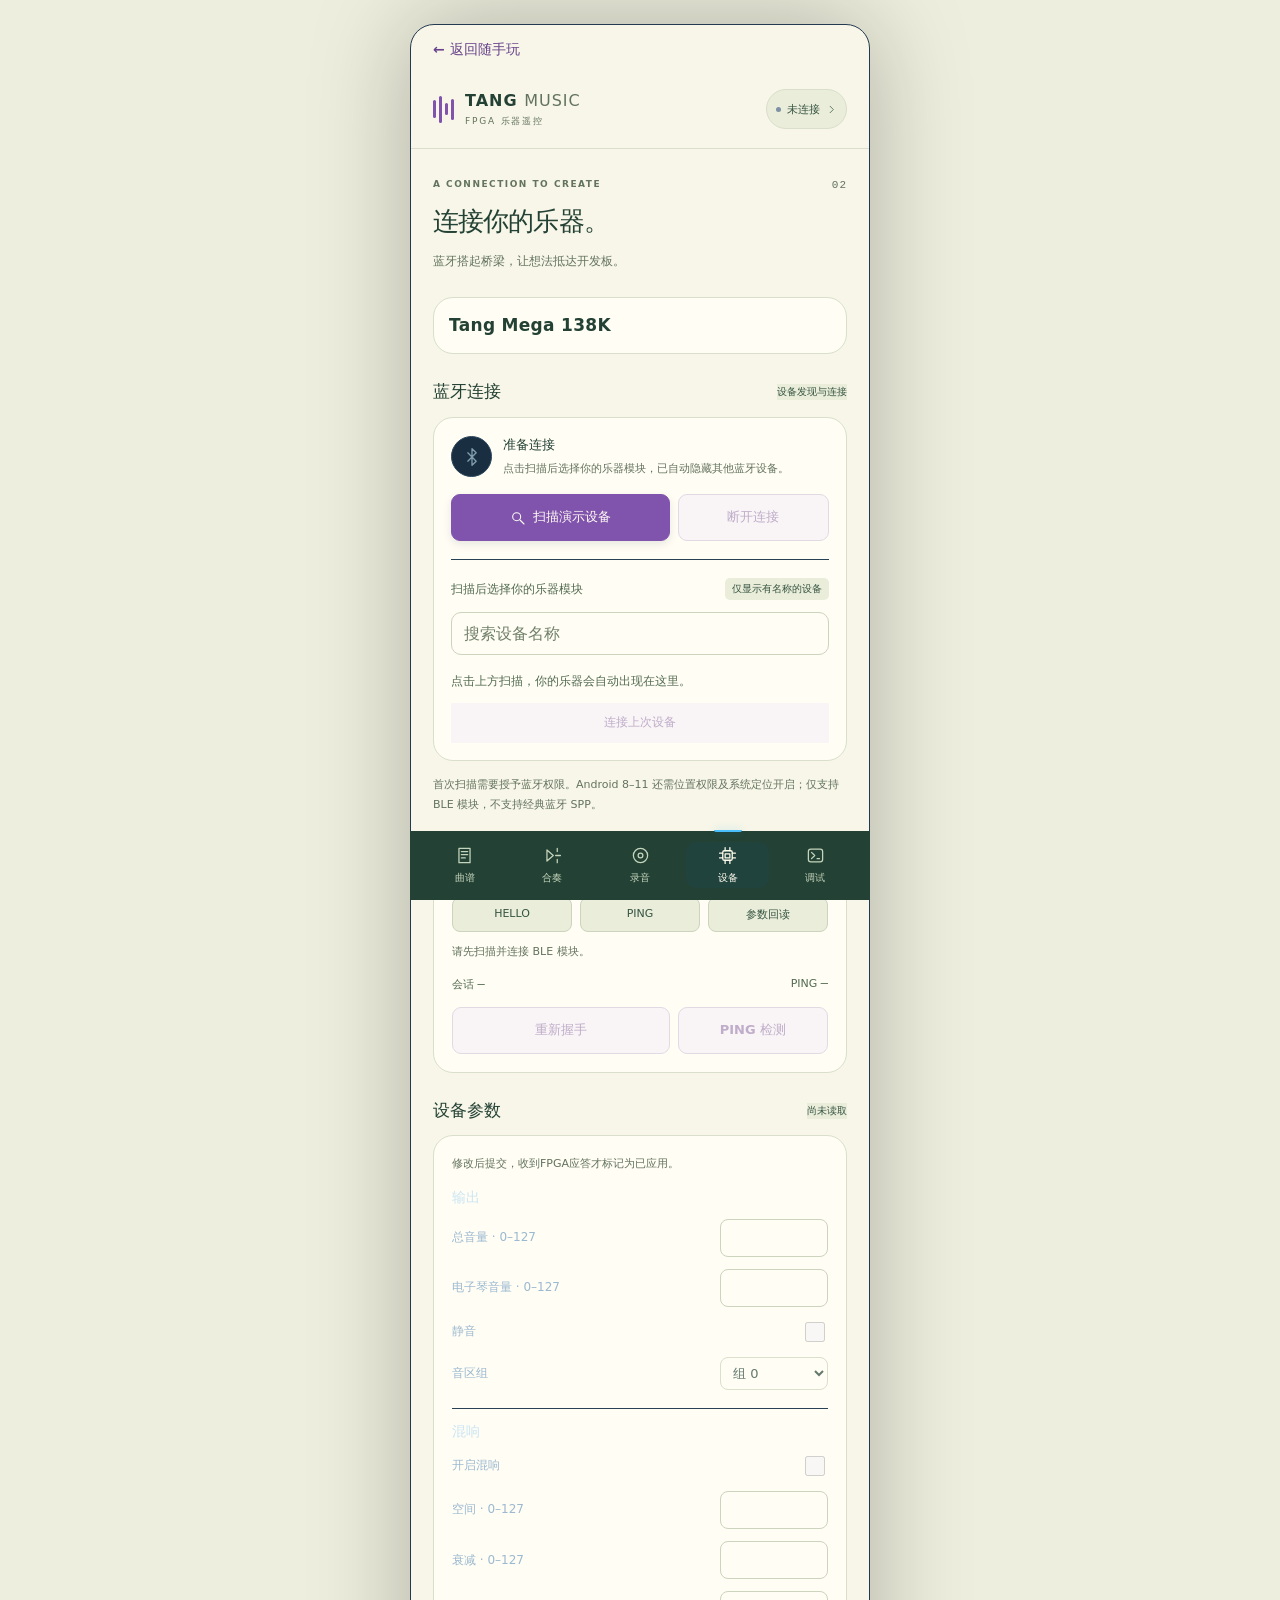
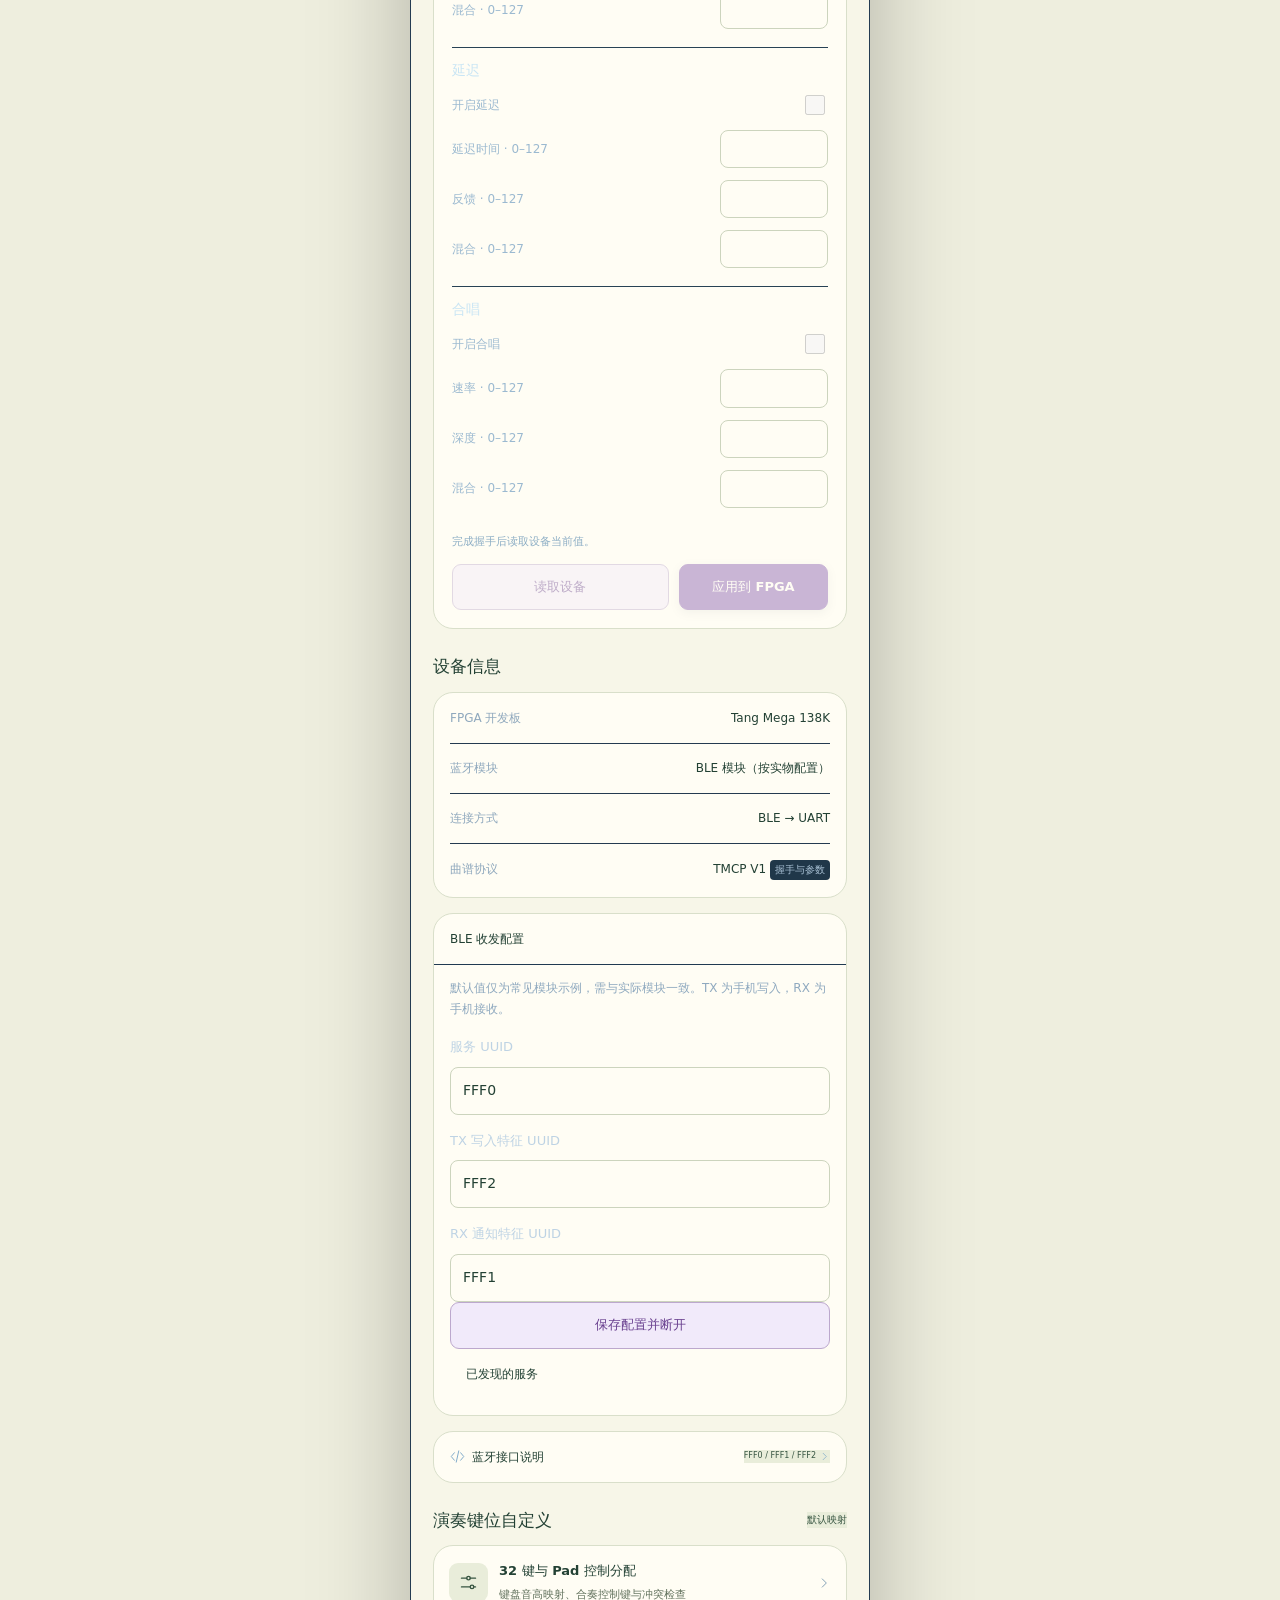
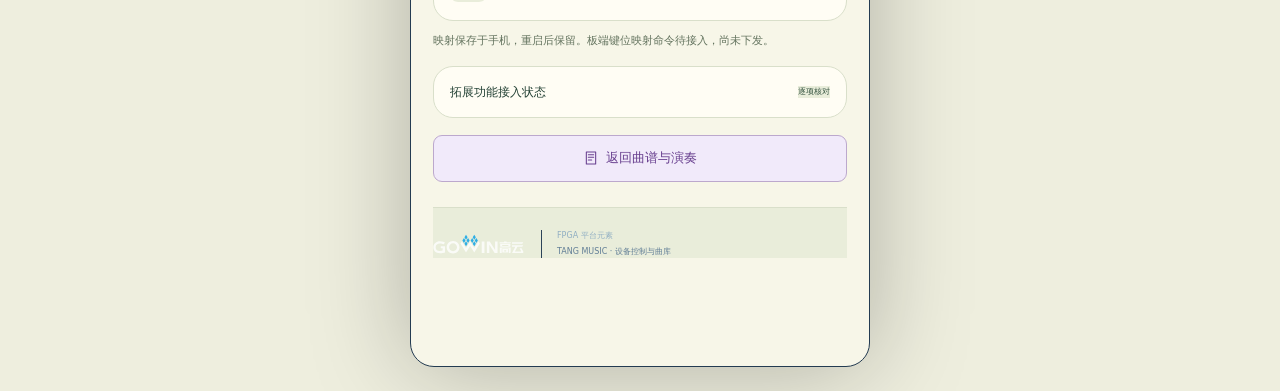
<file: App/AndroidProject/app/src/main/assets/web/controls.html>
<!doctype html>
<html lang="zh-CN">
<head><meta charset="utf-8"><meta name="viewport" content="width=device-width,initial-scale=1,viewport-fit=cover"><meta name="color-scheme" content="light"><title>TANG MUSIC · 32 键曲谱适配</title><link rel="stylesheet" href="style.css"><link rel="stylesheet" href="ui-refinements.css"><link rel="stylesheet" href="catalog.css"><link rel="stylesheet" href="pocket-controls.css"></head>
<body>
<div class="app"><a class="pocket-return" href="index.html#device">← 返回随手玩</a>

  
  <header class="topbar">
    <button class="brand" data-nav="scores" aria-label="TANG MUSIC，返回曲谱页"><span class="brand-icon" aria-hidden="true"><i></i><i></i><i></i><i></i></span><span><strong>TANG <b>MUSIC</b></strong><small>FPGA 乐器遥控</small></span></button>
    <button class="connection-pill" data-nav="device" aria-label="查看蓝牙连接"><span class="dot" id="headerDot"></span><span id="headerDevice">未连接</span><svg class="icon"><use href="#i-chevron"/></svg></button>
  </header>
  <main>
    <section id="scores" class="page active" aria-label="曲谱" tabindex="-1">
      <div class="heading"><div><p class="eyebrow">A MELODY THAT FITS YOUR KEYS</p><h1>让好旋律，<span>落在你的键上。</span></h1><p class="subtitle">选好曲谱，适配 32 键，再开始板上演奏。</p></div><span class="page-index">01</span></div>
      <div class="instrument-band"><span class="instrument-glyph" aria-hidden="true">▥</span><div class="grow"><strong>我的 32 键键盘</strong><small>固定音域 F3–C6 · MIDI 53–84</small></div><span class="badge">无需切换八度</span></div>
      <div class="workflow" aria-label="曲谱操作步骤"><span id="stepLoad" class="current"><b>1</b>导入</span><i></i><span id="stepSet"><b>2</b>适配</span><i></i><span id="stepUpload"><b>3</b>发送</span><i></i><span id="stepPlay"><b>4</b>演奏</span></div>
      <div class="source-grid"><button class="source-card" id="networkImport"><span class="icon-tile"><svg class="icon"><use href="#i-download"/></svg></span><strong>精选曲库</strong><small>真实下载 · 保存后离线可用</small><span class="source-tag">联网</span></button><button class="source-card" id="importLocal"><span class="icon-tile"><svg class="icon"><use href="#i-upload"/></svg></span><strong>本地 MIDI</strong><small>选择 .mid / .midi 文件</small><span class="source-tag">可导入</span></button></div>
      <input type="file" id="localMidi" accept=".mid,.midi" hidden><p id="localImportNotice" class="local-notice" role="status" hidden></p>
      <article class="score-hero score-compact">
        <div class="card-top"><span class="overline"><svg class="icon"><use href="#i-midi"/></svg><span id="scoreSource">内置练习示例</span></span><span class="badge" id="scoreState">待载入</span></div>
        <div class="score-title"><div><p class="tiny-label" id="scoreCategory">YOUR NEXT PRACTICE</p><h2 id="scoreName">小星星</h2><p id="scoreDescription">从一段熟悉的旋律，体验完整适配流程。</p></div><div class="score-art" aria-hidden="true"><span></span><svg viewBox="0 0 88 88"><path d="M18 27h55M18 42h55M18 57h55M18 72h55"/><path d="M24 57V35m15 8V20m15 23V20m15 7V9"/></svg></div></div>
        <div class="score-metadata"><span><strong id="summaryTempo">100</strong><small id="tempoLabel">BPM · 原速</small></span><span><strong id="summaryDuration">00:24</strong><small>原片段时长</small></span><span><strong id="summaryCount">14</strong><small>音符事件</small></span></div>
        <button class="primary wide" id="loadSample"><svg class="icon"><use href="#i-play"/></svg>载入示例，开始适配</button><p class="hero-footnote" id="sourceNote">导入或下载标准 MIDI，选择声部后检查音域；也可先体验内置练习。</p>
      </article>
      <div class="section-heading"><h2>适配我的键盘</h2><span class="quiet-label" id="settingsState">等待曲谱</span></div>
      <article class="card fit-card">
        <div class="fit-heading"><span class="fit-orb" id="fitOrb" aria-hidden="true">·</span><div class="grow"><strong id="fitTitle">先选择一首曲谱</strong><small id="fitDescription">检查声部与片段，再决定是否整体移调。</small></div></div>
        <div class="range-stats"><div><small>原始音域</small><strong id="originalRange">—</strong><span id="originalMidi">所选声部与片段</span></div><div><small>适配后音域</small><strong id="adaptedRange">—</strong><span id="adaptedMidi">等待检测</span></div></div>
        <div class="keyboard-preview" id="keyboardPreview" role="img" aria-label="32 键键盘固定音域 F3 至 C6"></div><div class="keyboard-caption"><span>F3 <b>53</b></span><span>32 键 · 高亮为片段用到的音</span><span>C6 <b>84</b></span></div>
        <div class="fit-facts"><span>原始越界 <b id="originalOut">—</b> 次</span><span>适配后越界 <b id="remainingOut">—</b> 次</span><span id="transposeSummary">尚未确认</span></div>
        <button class="primary wide" id="openSettings" disabled><svg class="icon"><use href="#i-sliders"/></svg><span id="settingsButtonLabel">选择声部与练习片段</span></button>
        <button class="secondary wide" id="exportScore" disabled>导出适配音符 JSON</button><p class="hint" id="settingsSummary">最长 120 秒；按片段检测，不删除越界音符。</p>
        <p class="fit-footnote">整段音域太宽时，请更换声部或缩短片段。音域适配不代表演奏难度降低。</p>
      </article>
      <div class="section-heading"><h2>发送到开发板</h2><span class="quiet-label" id="uploadBadge">等待适配</span></div>
      <article class="card transfer-card"><div class="transfer-top"><span class="chip-outline"><svg class="icon"><use href="#i-chip"/></svg></span><div class="grow"><strong>Tang Mega 138K</strong><small id="uploadHelp">确认曲谱适配后，再连接设备并发送。</small></div><span class="transfer-value" id="uploadPercent">0<span>%</span></span></div><div class="progress-track" role="progressbar" aria-label="演示上传进度" aria-valuemin="0" aria-valuemax="100" aria-valuenow="0" id="uploadProgress"><span id="uploadBar"></span></div><div class="transfer-actions"><button class="primary wide" id="uploadScore" disabled><svg class="icon"><use href="#i-upload"/></svg>曲谱上传 · 协议待接入</button><button class="text-link" data-nav="device" id="goConnect">连接蓝牙设备<svg class="icon"><use href="#i-arrow"/></svg></button></div><p class="protocol-note"><svg class="icon"><use href="#i-info"/></svg><span>上传内容为音符、时序和力度。帧协议已确定；当前版本已接入握手和参数，曲谱上传能力保持关闭。</span></p></article>
      <div class="section-heading"><h2>曲谱演奏</h2><span class="small-badge">无声预览</span></div>
      <article class="card player-card"><div class="player-top"><span class="player-status" id="playStatus">确认适配后，可在本机预览片段时间</span><span class="player-time" id="playTime">00:00 <b>/ 00:24</b></span></div><div class="progress-track score-playback-progress"><span id="scorePlaybackProgress"></span></div><div class="playback-actions"><button id="playOnly" class="primary" disabled><svg class="icon"><use href="#i-play"/></svg>本机时间预览</button><button id="stopPlayback" class="secondary" disabled><svg class="icon"><use href="#i-stop"/></svg>停止预览</button></div><p class="hint">此处仅预览所选片段的时间进度，不发声。正式演奏由 FPGA 实时合成。</p></article>
      <button class="danger-link" id="cancelAndDisconnect" disabled>断开蓝牙连接</button><p class="page-note">手机完成曲谱解析与适配；FPGA 负责实时声音合成。板端曲谱协议待接入。</p>
      <div class="platform-strip"><img src="assets/brand/gowin-white.svg" alt="GOWIN 高云"><span>FPGA 平台元素<span>32 键曲谱适配 · TANG MUSIC</span></span></div>
    </section>
    <section id="device" class="page" aria-label="设备" tabindex="-1" hidden>
      <div class="heading"><div><p class="eyebrow">A CONNECTION TO CREATE</p><h1>连接你的<span>乐器。</span></h1><p class="subtitle">蓝牙搭起桥梁，让想法抵达开发板。</p></div><span class="page-index" aria-hidden="true">02</span></div>
      <article class="device-hero card minlink-device">
        <div class="device-hero-top"><span class="overline">YOUR HARDWARE</span><span class="badge" id="deviceStatusBadge">未连接</span></div>
        <div class="board-art" aria-hidden="true"><svg viewBox="0 0 250 148"><defs><linearGradient id="boardFill" x1="0" y1="0" x2="1" y2="1"><stop stop-color="#124c6b"/><stop offset="1" stop-color="#09273c"/></linearGradient></defs><rect x="30" y="25" width="190" height="105" rx="12" fill="url(#boardFill)" stroke="#237599"/><path d="M56 43h35v15m75-15h32v60h-32M56 110h34m18-70v-7m17 7v-7m17 7v-7m-34 82v10m17-10v10m17-10v10M86 60H67m19 17H58m28 17H67m97-34h20m-20 17h31m-31 17h20" stroke="#4294ba" fill="none" stroke-width="2"/><rect x="88" y="44" width="74" height="67" rx="6" fill="#081925" stroke="#6ca7c4"/><rect x="105" y="59" width="40" height="36" rx="3" fill="#104360"/><path d="m113 76 6 9 6-15 6 15 6-9" fill="none" stroke="#48c9ff" stroke-width="2"/><rect x="20" y="65" width="25" height="27" rx="3" fill="#91acbc"/><circle cx="49" cy="38" r="4" fill="#2eabdc"/><circle cx="205" cy="115" r="3" fill="#051a28"/></svg><span class="orbital orbital-one"></span><span class="orbital orbital-two"></span></div>
        <h2>Tang Mega 138K</h2><p>BLE 模块（按实物配置） · 蓝牙串口联动</p><span class="hardware-caption">硬件示意 · 非真实设备状态</span>
        <div class="hardware-brand"><img src="assets/brand/gowin-color.svg" alt="GOWIN 高云"></div>
      </article>
      <div class="section-heading"><h2>蓝牙连接</h2><span class="quiet-label">设备发现与连接</span></div>
      <article class="card connection-card">
        <div class="connection-status"><span class="status-orb" id="connectionOrb"><svg class="icon"><use href="#i-bluetooth"/></svg></span><div class="grow"><strong id="connectionTitle">准备连接</strong><small id="connectionDetail">点击扫描，查看预设的演示设备。</small></div></div>
        <div class="connection-actions"><button class="primary" id="scanDevices"><svg class="icon"><use href="#i-search"/></svg><span>扫描演示设备</span></button><button class="secondary" id="disconnectDevice" disabled>断开连接</button></div>
        <div class="device-results" id="deviceResults">
          <div class="ble-list-head"><strong data-device-count role="status">扫描后选择你的蓝牙模块</strong><span class="named-only">仅显示有名称的设备</span></div>
          <label class="ble-search"><span class="sr-only">搜索设备名称</span><input id="deviceSearch" type="search" placeholder="搜索设备名称" autocomplete="off" aria-label="搜索设备名称"></label>
          <div data-device-list></div><p class="ble-empty" data-device-empty>未命名设备会自动隐藏。</p>
        </div>
        <button id="reconnectDevice" class="text-link wide" disabled>连接上次设备</button>
      </article>
      <p class="page-note">首次扫描需要授予蓝牙权限。Android 8–11 还需位置权限及系统定位开启；仅支持 BLE 模块，不支持经典蓝牙 SPP。</p>
<div class="section-heading"><h2>连接确认</h2><span id="protocolPhase" class="badge">等待握手</span></div>
<article class="card minlink-handshake"><div class="minlink-steps"><span id="helloStep">HELLO</span><span id="pingStep">PING</span><span id="paramsStep">参数回读</span></div><p id="protocolDetail" class="hint">BLE通道建立后，等待FPGA确认协议。</p><div class="minlink-metrics"><span>会话 <b id="protocolSession">—</b></span><span>PING <b id="protocolLatency">—</b></span></div><div class="connection-actions"><button class="secondary" id="protocolReconnect" disabled>重新握手</button><button class="secondary" id="protocolPing" disabled>PING 检测</button></div></article>
<div class="section-heading"><h2>设备参数</h2><span id="parameterRevision" class="quiet-label">尚未读取</span></div>
<article class="card minlink-parameters"><p class="hint">修改后提交，收到FPGA应答才标记为已应用。</p><form id="parameterForm"><fieldset id="parameterFields" disabled><div id="parameterInputs"></div></fieldset><p id="parameterMessage" class="parameter-message" role="status">完成握手后读取设备当前值。</p><div class="connection-actions"><button type="button" id="readParameters" class="secondary" disabled>读取设备</button><button type="submit" id="applyParameters" class="primary" disabled>应用到 FPGA</button></div></form></article>
      <div class="section-heading"><h2>设备信息</h2></div>
      <div class="card specification-list"><div><span>FPGA 开发板</span><strong>Tang Mega 138K</strong></div><div><span>蓝牙模块</span><strong>BLE 模块（按实物配置）</strong></div><div><span>连接方式</span><strong>BLE → UART</strong></div><div><span>曲谱协议</span><strong>TMCP V1 <b class="inline-note">握手与参数</b></strong></div></div>
      <details class="card interface-details" open><summary>BLE 收发配置</summary><div class="details-content"><p class="hint">默认值仅为常见模块示例，需与实际模块一致。TX 为手机写入，RX 为手机接收。</p><label class="input-label" for="bleService">服务 UUID</label><input id="bleService" value="FFF0" spellcheck="false"><label class="input-label" for="bleTx">TX 写入特征 UUID</label><input id="bleTx" value="FFF2" spellcheck="false"><label class="input-label" for="bleRx">RX 通知特征 UUID</label><input id="bleRx" value="FFF1" spellcheck="false"><button class="secondary wide" id="saveBleConfig">保存配置并断开</button><details><summary>已发现的服务</summary><pre id="bleDiscovered">尚未连接</pre></details></div></details><details class="card interface-details"><summary><span><svg class="icon"><use href="#i-code"/></svg>蓝牙接口说明</span><span class="quiet-label">FFF0 / FFF1 / FFF2<svg class="icon"><use href="#i-chevron"/></svg></span></summary><div class="details-content"><p>用于理解 APK 的通信配置。实际服务与特征需以模块配置及设备发现结果为准。</p><dl><div><dt>FFF0</dt><dd>BLE 服务</dd></div><div><dt>FFF1</dt><dd>接收通知 · 模块 → 手机</dd></div><div><dt>FFF2</dt><dd>写入通道 · 手机 → 模块</dd></div></dl><p>蓝牙写入完成只表示数据交给蓝牙链路；FPGA 是否接收、执行，应由板端回复确认。</p></div></details>
<div class="section-heading"><h2>演奏键位自定义</h2><span class="quiet-label" id="keyMapState">默认映射</span></div><button class="settings-card card" id="openKeyMap"><span class="icon-tile"><svg class="icon"><use href="#i-sliders"/></svg></span><span class="grow"><strong>32 键与 Pad 控制分配</strong><small>键盘音高映射、合奏控制键与冲突检查</small></span><svg class="icon chevron"><use href="#i-chevron"/></svg></button><p class="hint">映射保存于手机，重启后保留。板端键位映射命令待接入，尚未下发。</p>
      <details class="card interface-details"><summary><span>拓展功能接入状态</span><span class="quiet-label">逐项核对</span></summary><div class="details-content feature-checklist"><div><strong>在线曲谱下载</strong><span>精选 MIDI 下载、后台解析与本机缓存已接入</span></div><div><strong>演奏键位自定义</strong><span>32 键交换映射、Pad 分配与冲突检查；设备下发待接入</span></div><div><strong>演奏录音回传</strong><span>预留两个录音位置；录制、目录和音频回传协议待接入</span></div><div><strong>现场乐句与循环合奏</strong><span>本机音符事件录入、单轨循环、四轨叠录与合奏控制；FPGA 实现待接入</span></div></div></details>
      <button class="secondary wide return-button" data-nav="scores"><svg class="icon"><use href="#i-midi"/></svg>返回曲谱与演奏</button>
      <div class="platform-strip"><img src="assets/brand/gowin-white.svg" alt="GOWIN 高云"><span>FPGA 平台元素<span>TANG MUSIC · 设备控制与曲库</span></span></div>
    </section>
    <section id="debug" class="page" aria-label="调试" tabindex="-1" hidden>
      <div class="heading"><div><p class="eyebrow">A CLOSER LOOK AT THE SIGNAL</p><h1>每条指令，<span>清晰可见。</span></h1><p class="subtitle">把控制与反馈，放在同一个地方。</p></div><span class="page-index" aria-hidden="true">03</span></div>
      <div class="debug-note"><svg class="icon"><use href="#i-info"/></svg><p>连接并配置正确 UUID 后可真实发送 ASCII / HEX。BLE 写入完成仅代表链路完成，FPGA 执行需板端回复确认。</p></div>
      <div class="section-heading"><h2>自定义发送</h2><span class="quiet-label" id="sendConnectionState">请先连接蓝牙设备</span></div>
      <article class="card send-card"><div class="segmented" aria-label="发送数据格式"><button id="formatAscii" class="active" aria-pressed="true">ASCII 文字</button><button id="formatHex" aria-pressed="false">HEX 十六进制</button></div><label class="input-label" for="sendInput">发送内容 <span id="inputFormatHint">例如 P，使用 ASCII 字符</span></label><textarea id="sendInput" rows="3" maxlength="12288" placeholder="P" spellcheck="false" autocomplete="off"></textarea><div class="send-options"><label class="checkbox-label"><input type="checkbox" id="appendLf"><span>末尾添加 LF <small>0A</small></span></label><span class="byte-preview" id="bytePreview">0 字节</span></div><p class="field-error" id="sendError" role="alert" hidden></p><button class="primary wide" id="sendData" disabled><svg class="icon"><use href="#i-send"/></svg>发送数据</button><p class="hint">下方显示真实 BLE 收发字节。仅发送你们板端已经定义的调试内容。</p></article>
      <div class="section-heading"><h2>通信记录</h2><button class="text-link compact" id="clearLog"><svg class="icon"><use href="#i-trash"/></svg>清空记录</button></div>
      <article class="log-card card"><div class="log-toolbar"><span><i class="log-dot"></i>BLE CONSOLE</span><div><span>TX <b id="txCount">0</b> B</span><span>RX <b id="rxCount">0</b> B</span></div></div><div class="log-output" id="logOutput" role="log" aria-label="蓝牙通信记录" aria-live="polite"><div class="log-entry log-info"><span class="log-direction">INFO</span><span>演示界面已就绪，尚未连接设备。</span></div></div><div class="log-bottom">本次连接记录 · 日志不保存录音内容</div></article>
      <div class="platform-strip"><img src="assets/brand/gowin-white.svg" alt="GOWIN 高云"><span>FPGA 平台元素<span>BLE 模块（按实物配置） · 本地调试预览</span></span></div>
    </section>

    <section id="session" class="page" aria-label="循环合奏" tabindex="-1" hidden>
      <div class="heading"><div><p class="eyebrow">BUILD A SONG, ONE PHRASE AT A TIME</p><h1>录下一句，<span>一起成曲。</span></h1><p class="subtitle">现场乐句 → 自定义循环 → 多轨叠加 → 实时合奏。</p></div><span class="page-index">02</span></div>
      <div class="live-boundary"><span class="badge">音符事件循环</span><p>记录按下、松开、力度与拍点。正式声音由 FPGA 实时合成；当前为本机无声交互预览，未连接真实输入。</p></div>
      <article class="card session-transport"><div class="session-topline"><span class="overline">LIVE SESSION / 4 TRACKS</span><span id="loopStatus" class="badge" role="status">待录入</span></div><div class="session-clock"><div><strong id="loopBpmDisplay">100</strong><small>BPM</small></div><div><strong id="loopPosition">1 <em>/ 1</em></strong><small>小节 / 拍</small></div><span class="session-count" id="loopCountIn">4/4</span></div><div id="beatDots" class="beat-dots" aria-label="四拍节拍"><i></i><i></i><i></i><i></i></div><div class="loop-progress"><span id="loopProgress"></span></div><p id="loopNotice" class="hint" role="status">先录入一个乐句，再逐轨叠加。</p><div class="transport-grid"><button class="primary" id="loopPlay">开始循环</button><button class="secondary" id="loopEnd" disabled>小节结束</button><button class="stop-now" id="loopPanic" disabled>立即停止</button></div></article>
      <details class="card loop-settings"><summary>循环设置 <span id="loopConfigSummary">1 小节 · 1/16 量化 · 4 拍预备</span></summary><div class="details-content"><div class="form-pair"><div><label class="input-label" for="loopBpm">速度 <small>BPM</small></label><input id="loopBpm" type="number" min="40" max="240" value="100"></div><div><label class="input-label" for="loopBars">循环长度</label><select id="loopBars"><option value="1">1 小节</option><option value="2">2 小节</option><option value="4">4 小节</option></select></div></div><div class="form-pair"><div><label class="input-label" for="loopQuantize">录入量化</label><select id="loopQuantize"><option value="0.25">1/16 音符</option><option value="0.5">1/8 音符</option><option value="0">自由节奏</option></select></div><div><label class="input-label" for="loopCount">预备拍</label><select id="loopCount"><option value="4">4 拍</option><option value="0">无预备拍</option></select></div></div><button class="secondary wide tap-button" id="tapTempo">敲击四次定速 <span id="tapProgress">0/4</span></button><p class="hint">参数在停止时调整；已有乐句时保留循环长度。真实四次敲击将在 FPGA 计时，此按钮仅控制本机无声排练。</p></div></details>
      <div class="section-heading"><h2>乐句轨道</h2><span class="quiet-label">手机本地乐句编辑 · 无声</span></div><p class="hint track-intro">点“录入”后在下方面板演奏；一轮后自动循环。已有内容时可叠录，其他轨道继续播放。</p><div class="loop-tracks" id="loopTracks"></div>
      <div class="section-heading"><h2>现场输入面板</h2><span class="small-badge">模拟键盘与 Pad</span></div><article class="card live-input-card"><div class="input-track"><span>录入到 <strong id="inputTrackName">旋律</strong></span><span id="liveInputStatus">等待录入</span></div><div class="phrase-keys" id="phraseKeys"></div><div class="phrase-pads" id="phrasePads"></div><p class="hint">按住琴键再松开可记录时值；预备拍内输入不计入乐句。不采集麦克风，不播放预录伴奏。</p><p id="soundingNotes" class="sounding-notes">当前合奏音符：—</p><div class="live-stop-actions"><button class="secondary" id="inputEnd" disabled>小节结束</button><button class="stop-now" id="inputPanic" disabled>立即停止</button></div><button class="text-link wide" id="backToTracks">返回轨道，继续叠加 ↑</button></article>
      <div class="section-heading"><h2>鼓伴奏与合奏</h2><span class="quiet-label">统一拍点</span></div><article class="card drum-controls"><label class="checkbox-label"><input id="drumEnable" type="checkbox"><span>加入鼓事件排练（本机无声）</span></label><div class="pattern-choices"><button class="active" data-pattern="0">鼓型 A · 稳定四拍</button><button data-pattern="1">鼓型 B · 律动变化</button></div><p id="patternPending" class="hint">运行中切换鼓型，下一小节开始生效。</p><label class="input-label" for="padMode">Pad 工作模式</label><select id="padMode"><option value="drum">普通打鼓</option><option value="control">合奏控制</option></select><div class="control-pad-grid" id="controlPads"></div><p class="hint">普通模式记录本机鼓事件；控制模式操作本机循环。当前不会将事件发送到 FPGA。</p></article>
      <button class="secondary wide return-button" id="exportLoop">导出乐句事件 JSON</button><p class="page-note">导出的是本页录入的事件数据。4 轨数、音色、调度与吞吐量均需板端实现验证；正式节拍不依赖手机逐拍发送。</p>
    </section>
    <section id="recordings" class="page" aria-label="录音回传" tabindex="-1" hidden>
      <div class="heading"><div><p class="eyebrow">KEEP THE PERFORMANCE YOU CREATED</p><h1>留住现场，<span>带回手机。</span></h1><p class="subtitle">FPGA 合成输出 → 内存缓冲 → 蓝牙 → 手机。</p></div><span class="page-index">03</span></div>
      <article class="card capture-card"><h2>钢琴录音回传</h2><p class="hint">配套 BD01 / BD02 钢琴录音固件：1 个录音位，最长约 5 秒。通过手机蓝牙控制录音、接收 DDR3 音频、校验并保存 WAV，支持手机播放和文件导出。</p><button class="primary wide" onclick="if(window.TangAndroid){TangAndroid.openPianoRecorder();}else{this.nextElementSibling.hidden=false;}">进入录音与回传</button><p class="hint" hidden>请在 Android App 中打开此功能。</p><p class="hint">进入后扫描并连接 E104。原整合版 BA02 不支持本录音接口；双槽、长录音及整合版接入仍待完成。</p></article>
      <div hidden aria-hidden="true">
      <div class="recording-flow" aria-label="录音操作步骤"><span><b>1</b>选择位置</span><i>→</i><span><b>2</b>录制演奏</span><i>→</i><span><b>3</b>回传手机</span></div>
      <article class="card capture-card"><div class="session-topline"><span class="overline">MASTER OUTPUT / MEMORY BUFFER</span><span id="captureStatus" class="badge">录音链路待接入</span></div><div class="capture-clock"><span class="record-dot"></span><strong id="captureTime">00:00</strong><span>演奏录音</span></div><p class="hint">方案：FPGA 最终混音 → 板载 DDR3 → BLE → 手机 WAV。录音与回传协议待接入，当前不采集或生成音频。</p><fieldset class="capture-target-picker"><legend>选择本次录音位置</legend><div id="captureTargets" class="capture-target-grid"></div><p class="hint">空位直接录入；选择已有录音的位置后，开始录音会覆盖该音频。</p></fieldset><p id="capturePolicyNote" class="capture-policy" role="status">请先选择录音位，再开始录音。</p><div class="connection-actions"><button class="primary" id="startCapture" disabled>请先选择录音位</button><button class="secondary" id="stopCapture" disabled>停止录音</button></div><p id="captureConnection" class="hint">请先在设备页连接蓝牙设备。</p></article>
<details class="card memory-plan"><summary><span>缓存与录音格式</span><small>2 个位置 · 每段 ≤120 秒</small></summary><div class="memory-facts"><div><span>录音格式示例</span><strong>48 kHz / 16 位 / 双声道</strong></div><div><span>录音保留策略</span><strong>手动选择录入 / 覆盖位置</strong></div><div><span>两槽音频估算上限</span><strong>46.08 MB · 每段 120 秒</strong></div><div><span>板端可分配容量</span><strong>待设备上报</strong></div><div><span>示例录音估算用量</span><strong id="bufferEstimate">—</strong></div></div><p class="hint">此格式每分钟约 11.52 MB，当前每段最多 120 秒。板端仅使用两个固定缓冲区；实际时长上限需按可分配内存配置。</p><p class="memory-expiry">内存录音在板卡断电或缓冲区复位后丢失，接收完成后请保存到手机。</p></details>
      <div class="section-heading"><h2>录音位管理</h2><button class="text-link compact" id="refreshRecordings">刷新目录</button></div><p class="hint">预留两个录音位，可手动选择录入或覆盖。需在板端上报目录后显示真实音频及占用量。</p><div id="recordingList" class="recording-list"></div><p id="emptyBuffer" class="hint" hidden>临时缓冲列表为空。可演示录入一段新的演奏。</p>
      <article class="card return-transfer" id="recordingTransfer" hidden><div class="session-topline"><strong id="returnFileName">—</strong><span id="returnPercent">0%</span></div><div class="progress-track"><span id="returnProgress"></span></div><p class="hint" id="returnStatus" role="status">准备回传</p><button class="secondary wide" id="cancelReturn">取消回传预览</button></article>
      <div class="section-heading"><h2>手机端录音</h2><span id="phoneRecordCount" class="quiet-label">0 条回传流程记录</span></div><div class="card phone-recordings" id="phoneRecordings"><p class="hint">完成回传预览后，在这里查看流程结果。</p></div><p class="page-note">真实接入需支持缓冲区管理、分包传输与校验；手机接收完整 PCM 后封装为 WAV，再开放回放与分享。传输速度以蓝牙实测为准。</p>
      </div>
    </section>
  </main>
  <nav class="bottom-nav" aria-label="主导航"><button data-nav="scores" class="active" aria-current="page"><svg class="icon"><use href="#i-midi"/></svg><span>曲谱</span></button><button data-nav="session"><svg class="icon"><use href="#i-combine"/></svg><span>合奏</span></button><button data-nav="recordings"><svg class="icon"><use href="#i-record"/></svg><span>录音</span></button><button data-nav="device"><svg class="icon"><use href="#i-chip"/></svg><span>设备</span></button><button data-nav="debug"><svg class="icon"><use href="#i-terminal"/></svg><span>调试</span></button></nav>
</div>
<dialog id="settingsDialog" aria-labelledby="settingsTitle"><div class="sheet-handle"></div><div class="dialog-header"><div><p class="eyebrow">MAKE IT FIT YOUR 32 KEYS</p><h2 id="settingsTitle">适配我的键盘</h2></div><button class="icon-button" data-close="settingsDialog" aria-label="关闭适配设置"><svg class="icon"><use href="#i-close"/></svg></button></div>
<form id="settingsForm" novalidate><div class="target-note">目标音域 <strong>F3–C6</strong><span>MIDI 53–84</span></div><label class="input-label" for="trackSelect">① 选择演奏声部</label><select id="trackSelect"></select><p class="hint">鼓轨不参与旋律移调。第一版按轨道选择演奏内容。</p><label class="input-label">② 选择练习片段 <span id="clipTotal">—</span></label><div class="clip-presets"><button type="button" data-clip="60">前 60 秒</button><button type="button" data-clip="90">前 90 秒</button><button type="button" data-clip="120">前 120 秒</button></div><div class="form-pair"><div><label class="input-label" for="clipStart">开始 <small>秒</small></label><input id="clipStart" type="number" min="0" step="0.1" value="0"></div><div><label class="input-label" for="clipEnd">结束 <small>秒</small></label><input id="clipEnd" type="number" min="0.1" step="0.1" value="24"></div></div><p class="hint" id="clipDurationHint">推荐 60–90 秒，最多 120 秒；不足 60 秒也可使用。</p><label class="input-label">③ 整体移调 <span>保持音符间的音程关系</span></label><div class="recommendation" id="recommendation" role="status"></div><button class="secondary wide" type="button" id="applySuggestion">采用建议移调</button><div class="form-pair"><div><label class="input-label" for="transposeInput">移调量 <small>半音</small></label><input id="transposeInput" type="number" min="-127" max="127" step="1" value="0"></div><div><label class="input-label" for="tempoInput">演奏速度 <small>%</small></label><input id="tempoInput" type="number" min="25" max="200" step="1" value="100"></div></div><p class="hint" id="effectiveTempo">原速 100% · MIDI 的速度变化按比例保留</p><div class="fit-draft" id="draftResult" role="status"></div><p class="field-error" id="settingsError" role="alert" hidden></p><div class="dialog-callout"><svg class="icon"><use href="#i-info"/></svg><p>保存的是所选曲谱的适配结果。修改声部、片段或移调后需要重新发送；超范围音符不会被删除或折叠八度。</p></div><button class="primary wide" id="saveSettings" type="submit"><svg class="icon"><use href="#i-check"/></svg>确认适配方案</button></form></dialog>
<dialog id="networkDialog" aria-labelledby="networkTitle">
  <div class="catalog-header"><div class="dialog-header"><div><p class="eyebrow">PICK A MELODY. MAKE IT YOURS.</p><h2 id="networkTitle">精选曲库</h2></div><button class="icon-button" data-close="networkDialog" aria-label="关闭曲库"><svg class="icon"><use href="#i-close"/></svg></button></div><p class="catalog-subtitle">挑一首喜欢的旋律，下载后适配你的 32 键。</p></div>
  <div class="catalog-body">
    <div class="catalog-tabs" role="tablist" aria-label="曲库来源"><button role="tab" data-library-tab="online" aria-selected="true" aria-controls="catalogOnline">精选下载</button><button role="tab" data-library-tab="saved" aria-selected="false" aria-controls="catalogSaved">本机曲库 <span id="cacheCount">0</span></button><button role="tab" data-library-tab="link" aria-selected="false" aria-controls="catalogLink">链接导入</button></div>
    <label class="catalog-search-label" id="catalogSearchBox"><span class="sr-only">搜索曲名</span><input id="librarySearch" type="search" placeholder="搜索曲名或编配" autocomplete="off"></label>
    <div id="catalogTask" class="catalog-task" hidden><p id="catalogTaskText" role="status" aria-live="polite"></p><div class="catalog-task-track"><span id="catalogTaskBar"></span></div><button class="text-link" id="cancelMidiDownload" type="button">取消处理</button></div>
    <section id="catalogOnline" role="tabpanel"><p class="catalog-section-note" id="catalogCountNote">12 首已验证 MIDI · 原音符保留 · 选择声部后确认适配</p><div id="libraryList"></div><p id="libraryEmpty" class="catalog-empty" hidden>没有匹配的曲目，试试其他关键词。</p><p class="catalog-footer">来源：Mutopia Project · 本批文件均标注 Public Domain。适配提示基于首个非鼓声部；其他声部与片段会重新检测。</p></section>
    <section id="catalogSaved" role="tabpanel" hidden><p class="catalog-section-note">最多保留最近 50 个文件 · 保存在 App 本机曲库 · 卸载或清除 App 数据会删除曲谱，可导出 MIDI 留存。</p><button id="catalogImport" class="secondary wide" type="button">导入本地 MIDI</button><div id="cachedMidiList"></div></section>
    <section id="catalogLink" role="tabpanel" hidden><p class="catalog-section-note">粘贴 HTTPS MIDI 文件直链，最大 2 MB。网页、图片、PDF 和 MP3 不能直接作为音符曲谱导入。</p><form id="networkForm"><label class="input-label" for="midiUrl">MIDI 下载地址</label><input id="midiUrl" type="url" placeholder="https://…/music.mid" required><p id="networkError" class="hint" role="status" hidden></p><button id="simulateDownload" class="primary wide" type="submit">下载并适配</button></form><p class="catalog-footer">如外部网站限制网页读取，可先用浏览器下载，再通过“本机曲库 → 导入本地 MIDI”打开。</p></section>
  </div>
</dialog>
<dialog id="keyMapDialog" aria-labelledby="keyMapTitle"><div class="sheet-handle"></div><div class="dialog-header"><div><p class="eyebrow">YOUR KEYS, YOUR PERFORMANCE</p><h2 id="keyMapTitle">演奏键位自定义</h2></div><button class="icon-button" data-close="keyMapDialog" aria-label="关闭键位设置"><svg class="icon"><use href="#i-close"/></svg></button></div><form id="keyMapForm" novalidate><div class="target-note">固定音域 <strong>F3–C6</strong><span>32 个音高完整保留</span></div><p class="hint">点击实体键位，再选择目标音高。系统交换两个键的映射，保持 32 个音高均可演奏；演奏使用同一份映射。</p><div class="mapping-presets"><button class="secondary" type="button" id="resetKeys">默认顺序</button><button class="secondary" type="button" id="reverseKeys">反向排列</button></div><div id="physicalKeyGrid" class="physical-key-grid"></div><label class="input-label" for="keyNoteSelect">实体键 <span id="selectedPhysicalKey">1</span> 的输出音高</label><select id="keyNoteSelect"></select><p id="keySwapNotice" class="hint" role="status">请选择一个键位。</p><div class="section-heading"><h3>Pad 合奏控制分配</h3><span class="quiet-label">MIDI 编号待实机确认</span></div><p class="hint">下方编号是示例，可按实机消息修改；同一控制模式不允许重复。普通打鼓模式不执行这些控制。</p><div id="padMappingFields" class="pad-mapping-fields"></div><p id="keyMapError" class="field-error" role="alert" hidden></p><button class="primary wide dialog-action" id="saveKeyMap" type="submit">保存到手机</button></form></dialog>
<div id="toast" role="status" aria-live="polite"></div>
<svg class="svg-defs" xmlns="http://www.w3.org/2000/svg" aria-hidden="true"><defs>
<symbol id="i-record" viewBox="0 0 24 24"><circle cx="12" cy="12" r="9"/><circle cx="12" cy="12" r="3"/></symbol><symbol id="i-chevron" viewBox="0 0 24 24"><path d="m9 5 7 7-7 7"/></symbol><symbol id="i-arrow" viewBox="0 0 24 24"><path d="M4 12h15m-6-6 6 6-6 6"/></symbol><symbol id="i-midi" viewBox="0 0 24 24"><path d="M5 3h14v18H5zM8 7h8m-8 4h8m-8 4h5"/></symbol><symbol id="i-upload" viewBox="0 0 24 24"><path d="M12 16V3m-5 5 5-5 5 5M4 15v6h16v-6"/></symbol><symbol id="i-download" viewBox="0 0 24 24"><path d="M12 3v13m-5-5 5 5 5-5M4 16v5h16v-5"/></symbol><symbol id="i-link" viewBox="0 0 24 24"><path d="m10 7 3-3c6-5 12 2 7 7l-3 3M7 10l-3 3c-5 6 2 12 7 7l3-3m-6-1 8-8"/></symbol><symbol id="i-sliders" viewBox="0 0 24 24"><path d="M4 7h6m4 0h6M4 17h10m4 0h2"/><circle cx="12" cy="7" r="2"/><circle cx="16" cy="17" r="2"/></symbol><symbol id="i-chip" viewBox="0 0 24 24"><rect x="6" y="6" width="12" height="12" rx="2"/><path d="M9 10h6v5H9zM9 2v4m6-4v4M9 18v4m6-4v4M2 9h4m-4 6h4m12-6h4m-4 6h4"/></symbol><symbol id="i-info" viewBox="0 0 24 24"><circle cx="12" cy="12" r="9"/><path d="M12 11v6m0-10h.01"/></symbol><symbol id="i-play" viewBox="0 0 24 24"><path d="m8 4 12 8-12 8z"/></symbol><symbol id="i-combine" viewBox="0 0 24 24"><path d="m5 5 8 7-8 7zm13-2v4m0 10v4m-2-9h6"/></symbol><symbol id="i-stop" viewBox="0 0 24 24"><rect x="5" y="5" width="14" height="14" rx="2"/></symbol><symbol id="i-bluetooth" viewBox="0 0 24 24"><path d="m7 7 10 10-5 5V2l5 5L7 17"/></symbol><symbol id="i-search" viewBox="0 0 24 24"><circle cx="10" cy="10" r="6"/><path d="m15 15 6 6"/></symbol><symbol id="i-code" viewBox="0 0 24 24"><path d="m7 6-5 6 5 6m10-12 5 6-5 6M14 3l-4 18"/></symbol><symbol id="i-terminal" viewBox="0 0 24 24"><rect x="3" y="4" width="18" height="16" rx="3"/><path d="m7 8 4 4-4 4m7 0h3"/></symbol><symbol id="i-send" viewBox="0 0 24 24"><path d="M3 3 22 12 3 21l3-9zm3 9h16"/></symbol><symbol id="i-trash" viewBox="0 0 24 24"><path d="M3 6h18M9 6V3h6v3M6 6l1 15h10l1-15M10 10v7m4-7v7"/></symbol><symbol id="i-close" viewBox="0 0 24 24"><path d="m6 6 12 12M6 18 18 6"/></symbol><symbol id="i-check" viewBox="0 0 24 24"><path d="m5 12 4 4L19 6"/></symbol>
</defs></svg>
<script src="curated-catalog.js"></script>
<script src="midi-service.js"></script>
<script src="midi-library.js"></script>

<script src="ble-devices.js"></script>
<script src="vendor/midi-2.0.28.js"></script>
<script src="midi-adapter.js"></script>
<script src="score-fit.js"></script>
<script src="session-engine.js"></script>
<script src="app.js"></script>
<script src="catalog-ui.js"></script>
<script src="performance.js"></script>
<script src="minlink-ui.js"></script>
</body></html>
</file>
<file: App/AndroidProject/app/src/main/assets/web/style.css>
:root{color-scheme:dark;--bg:#091522;--surface:#112235;--surface2:#132b41;--border:#233b51;--text:#edf5fc;--muted:#95a9bc;--blue:#35b8f5;--brand:#00a0e9;--navy:#005580;--rose:#eea4ae;font-family:system-ui,-apple-system,"Segoe UI","Microsoft YaHei",sans-serif;font-synthesis:none}
*{box-sizing:border-box}html{background:#050e18;scroll-behavior:smooth}body{margin:0;font-size:14px;color:var(--text)}button,input,select,textarea{font:inherit}button{border:0;background:none;color:inherit;cursor:pointer}button:disabled{opacity:.42;cursor:not-allowed}button:not(:disabled):active{transform:translateY(1px)}:focus-visible{outline:2px solid #8ad9ff;outline-offset:4px}p,h1,h2,h3{margin:0}input,textarea,select{min-width:0;max-width:100%}button,input,select,textarea{-webkit-tap-highlight-color:transparent}button{touch-action:manipulation}.app{max-width:460px;min-height:100dvh;margin:auto;background:var(--bg);position:relative;box-shadow:0 0 100px #0004}.preview-bar{position:sticky;top:0;z-index:20;display:flex;justify-content:center;align-items:center;gap:7px;padding:8px 8px;background:#13394e;color:#b9d9e8;font-size:10px;line-height:1.5;letter-spacing:.1px}.dot{display:inline-block;width:5px;height:5px;background:#61c5f0;border-radius:50%;flex-shrink:0}.topbar{display:flex;align-items:center;justify-content:space-between;gap:14px;padding:20px 22px 19px;border-bottom:1px solid #1b3043}.brand{display:flex;align-items:center;gap:11px;text-align:left;padding:0}.brand>span:last-child{display:flex;flex-direction:column;gap:5px}.brand strong{font-size:16px;font-weight:750;letter-spacing:1px}.brand b{font-weight:400;color:#a3b6c9}.brand small{font-size:9px;letter-spacing:1.8px;color:#7b9ab2}.brand-icon{height:27px;display:flex;align-items:center;gap:3px}.brand-icon i{background:var(--brand);width:3px;height:18px;border-radius:2px}.brand-icon i:nth-child(2){height:27px}.brand-icon i:nth-child(3){height:12px}.brand-icon i:nth-child(4){height:21px}.connection-pill{min-height:35px;padding:7px 9px;border:1px solid #354558;border-radius:30px;background:#152436;display:flex;align-items:center;gap:6px;font-size:10px;white-space:nowrap;color:#acbbc8}.connection-pill .dot{background:#7e90a3}.connection-pill.connected{background:#11344b;border-color:#286182;color:#a4dfff}.connection-pill.connected .dot{background:#4ac2ff;box-shadow:0 0 8px #46b8ed55}.connection-pill .icon{height:11px;width:11px}.icon{height:20px;width:20px;flex-shrink:0;fill:none;stroke:currentColor;stroke-width:1.6;stroke-linecap:round;stroke-linejoin:round;vertical-align:middle}.svg-defs{position:absolute;height:0;width:0;overflow:hidden}main{padding:28px 22px 108px}.page{display:none;outline:0}.page.active{display:block;animation:enter .18s ease-out}.page[hidden]{display:none}.heading{display:flex;align-items:flex-start;justify-content:space-between;gap:5px;margin-bottom:24px}.eyebrow{font-size:8px;font-weight:600;color:#6fa5c4;letter-spacing:1.5px;line-height:1.6;margin-bottom:12px}h1{font-size:26px;font-weight:650;letter-spacing:-.9px;line-height:1.45}h1 span{color:#7ccfff}.subtitle{font-size:11px;line-height:1.9;color:var(--muted);margin-top:9px}.page-index{font:11px ui-monospace,monospace;color:#415d73;letter-spacing:1px;padding-top:2px}h2{font-size:15px;line-height:1.5;font-weight:600}h3{font-size:13px;font-weight:600}.workflow{display:flex;align-items:center;gap:10px;margin:0 0 18px;color:#718aa1;font-size:10px}.workflow span{display:flex;align-items:center;gap:5px;white-space:nowrap}.workflow b{font:9px ui-monospace,monospace;border:1px solid #314358;border-radius:50%;width:18px;height:18px;display:flex;align-items:center;justify-content:center}.workflow i{height:1px;background:#233b51;flex:1}.workflow .current{color:#a3dcff}.workflow .current b{border-color:#2789b5;background:#12496a;color:#c2edff}.workflow .done{color:#6baecd}.workflow .done b{border-color:#21506e;color:#86c8e7}.score-hero{position:relative;overflow:hidden;border:1px solid #245371;border-radius:18px;background:radial-gradient(ellipse at 95% 0%,#17527880,transparent 72%),linear-gradient(120deg,#102c43,#102339);padding:19px}.score-hero:after{content:"";position:absolute;right:-45px;top:-40px;height:145px;width:145px;border:1px solid #6ab7dc10;transform:rotate(45deg);pointer-events:none}.card-top,.device-hero-top{display:flex;align-items:center;justify-content:space-between;gap:10px}.overline{display:flex;align-items:center;gap:6px;font-size:10px;color:#9ccde6;letter-spacing:.6px}.overline .icon{height:14px;width:14px}.badge{font-size:9px;padding:4px 7px;color:#b0c8db;background:#16384f;border:1px solid #31546c;border-radius:5px}.badge.ready{background:#124969;border-color:#298bb9;color:#b4e6ff}.score-title{display:flex;align-items:center;justify-content:space-between;gap:6px;margin-top:24px}.tiny-label{font-size:8px;letter-spacing:1.25px;color:#749ab3}.score-title h2{font-size:28px;font-weight:600;letter-spacing:2px;margin:7px 0 8px}.score-title p:last-child{font-size:10px;line-height:1.8;color:#a5bbcf;max-width:218px}.score-art{position:relative;flex-shrink:0;width:75px;height:83px;display:flex;align-items:center;justify-content:center}.score-art span{position:absolute;width:62px;height:72px;border:1px solid #4687ad40;border-radius:7px;transform:rotate(12deg);background:#257ead12}.score-art svg{position:relative;height:72px;width:72px;stroke:#7dc2e34f;stroke-width:1.2;fill:none}.score-art svg path:last-child{stroke:#67c8f8;stroke-width:3;stroke-linecap:round}.score-metadata{display:flex;gap:0;margin:21px 0 20px}.score-metadata>span{display:flex;flex-direction:column;gap:6px;flex:1;padding-left:17px;border-left:1px solid #315372}.score-metadata>span:first-child{padding-left:0;border:0}.score-metadata strong{font-size:12px;font-weight:500;color:#d3e8f8;line-height:1.4}.score-metadata small{font-size:8px;letter-spacing:.6px;color:#85a6bf}.score-actions{display:grid;grid-template-columns:1.03fr 1fr;gap:8px}.primary,.secondary{display:inline-flex;justify-content:center;align-items:center;gap:7px;padding:12px 12px;min-height:44px;border-radius:9px;font-size:11px;line-height:1.6;font-weight:600;border:1px solid transparent}.primary{background:#41bbf5;color:#052b43;border-color:#58c9ff;box-shadow:0 3px 10px #001b301a}.primary:not(:disabled):hover{background:#6bcdff}.secondary{border-color:#31526c;background:#152e43;color:#bfdaee}.secondary:not(:disabled):hover{background:#1c3b53}.primary .icon,.secondary .icon{width:16px;height:16px}.wide{width:100%}.hero-footnote{font-size:8px;line-height:1.8;color:#789cb5;margin-top:12px}.section-heading{display:flex;align-items:center;justify-content:space-between;gap:8px;margin:25px 0 12px}.quiet-label{font-size:9px;line-height:1.6;color:#7d99b0}.card{background:var(--surface);border:1px solid var(--border);border-radius:14px}.settings-card{display:flex;align-items:center;gap:11px;width:100%;text-align:left;padding:15px}.settings-card:disabled{opacity:.7}.icon-tile{height:39px;width:39px;display:flex;align-items:center;justify-content:center;background:#123b56;color:#76cbf6;border-radius:9px;flex-shrink:0}.icon-tile .icon{width:21px;height:21px}.grow{flex:1;min-width:0}.grow strong{display:block;font-size:12px;font-weight:550;line-height:1.6}.grow small{display:block;font-size:9px;color:#91a9bc;line-height:1.7;margin-top:4px}.chevron{height:14px;width:14px;color:#7b9bb2}.transfer-card{padding:17px}.transfer-top{display:flex;align-items:center;gap:10px}.chip-outline{height:35px;width:30px;display:flex;align-items:center;justify-content:center;flex-shrink:0;color:#73a6c7}.chip-outline .icon{height:26px;width:26px}.transfer-top .grow small{font-size:9px;line-height:1.8}.transfer-value{font:22px ui-monospace,monospace;color:#afdfff;white-space:nowrap}.transfer-value span{font-size:10px;color:#7193b0;margin-left:3px}.progress-track{height:4px;background:#20394d;border-radius:4px;overflow:hidden;margin:17px 0}.progress-track>span{display:block;height:100%;width:0;background:linear-gradient(90deg,#008bd0,#71d4ff);transition:width .15s linear}.transfer-actions{display:flex;flex-direction:column;gap:6px}.text-link{display:inline-flex;align-items:center;justify-content:center;gap:5px;color:#9bcde9;font-size:10px;min-height:35px;padding:6px 0;line-height:1.6}.text-link .icon{height:14px;width:14px}.text-link.compact{padding:3px 0;min-height:26px}.protocol-note{display:flex;align-items:flex-start;gap:7px;padding-top:13px;margin-top:8px;border-top:1px solid #263c50;font-size:9px;color:#90a6b9;line-height:1.85}.protocol-note .icon{width:13px;height:13px;margin-top:2px;color:#7daac6}.protocol-note b{font-weight:500;color:#c0d5e4}.small-badge{padding:3px 6px;border:1px solid #334d63;border-radius:4px;font-size:8px;color:#8da8be}.player-card{padding:16px}.player-top{display:flex;align-items:center;justify-content:space-between;gap:6px}.player-status{font-size:9px;color:#9bb3c8;line-height:1.7;max-width:65%}.player-time{font:10px ui-monospace,monospace;white-space:nowrap;color:#cae3f6}.player-time b{font-weight:400;color:#58748d;font-size:9px}.led-strip{display:grid;grid-template-columns:repeat(8,1fr);gap:6px;padding:22px 0 20px}.led-strip>span{display:flex;align-items:center;flex-direction:column;gap:9px}.led-strip i{display:block;width:15px;height:15px;border-radius:4px;background:#183449;border:1px solid #2e5069;transition:background .12s,box-shadow .12s}.led-strip small{font:8px ui-monospace,monospace;color:#66859e}.led-strip .active i{background:#61cfff;border-color:#a9eaff;box-shadow:0 0 16px #23b1ff77}.led-strip .active small{color:#a9ddfa}.mode-grid{display:grid;grid-template-columns:1fr 1fr 1.12fr;gap:7px}.mode-button{border:1px solid #2b4960;background:#142c41;border-radius:9px;padding:13px 4px 10px;display:flex;align-items:center;flex-direction:column;gap:8px}.mode-button .icon{height:20px;width:20px;color:#8fc7e9}.mode-button strong{font-size:10px;font-weight:550;white-space:nowrap}.mode-button small{font-size:8px;color:#7396af}.mode-button.featured{border-color:#276184;background:#123850}.mode-button.active{background:#15547b;border-color:#4ca6d2;box-shadow:0 0 0 2px #2792c322}.mode-button.active .icon{color:#c4eeff}.mode-button.active small{color:#ace4ff}.stop-button{margin-top:10px;font-size:10px;min-height:38px;padding:9px}.stop-button .icon{height:13px;width:13px}.danger-link{width:100%;text-align:center;margin:12px 0 0;font-size:10px;color:#dd9ca8;min-height:36px}.page-note{font-size:9px;line-height:1.9;color:#829bb0;margin-top:14px}.page-note.tight{margin-top:10px}.platform-strip{display:flex;align-items:center;gap:17px;border-top:1px solid #203649;margin-top:25px;padding-top:22px}.platform-strip img{width:91px;height:26px;object-fit:contain;opacity:.8}.platform-strip>span{border-left:1px solid #2b4358;padding-left:15px;font-size:8px;color:#91afc3;line-height:1.6}.platform-strip>span>span{display:block;font-size:8px;color:#617e96;margin-top:3px}.device-hero{position:relative;overflow:hidden;padding:19px;text-align:center;background:radial-gradient(ellipse at 50% 30%,#12476775,transparent 75%),var(--surface)}.device-hero-top{position:relative;z-index:1}.device-hero-top .overline{font-size:8px;letter-spacing:1px;color:#79a6c0}.board-art{position:relative;width:230px;max-width:95%;height:153px;margin:12px auto 2px;display:flex;align-items:center;justify-content:center}.board-art svg{position:relative;z-index:1;width:100%;height:auto}.orbital{position:absolute;left:50%;top:50%;border:1px solid #3781a62b;border-radius:50%;transform:translate(-50%,-50%);width:190px;height:190px}.orbital-two{width:255px;height:255px;opacity:.35}.device-hero h2{position:relative;font-size:22px;letter-spacing:.3px;font-weight:600}.device-hero>p{font-size:10px;color:#96b8d0;margin-top:8px}.hardware-caption{display:block;font-size:8px;color:#587b98;margin-top:8px}.hardware-brand{position:relative;display:flex;align-items:center;justify-content:center;width:104px;height:32px;background:#eef7fd;border-radius:5px;margin:19px auto 0;padding:7px 8px}.hardware-brand img{width:100%;height:100%;object-fit:contain}.connection-card{padding:17px}.connection-status{display:flex;align-items:center;gap:11px;margin-bottom:16px}.status-orb{width:41px;height:41px;display:flex;align-items:center;justify-content:center;border:1px solid #2d485e;background:#192f41;border-radius:50%;color:#809daf;flex-shrink:0}.status-orb.connected{background:#114668;border-color:#2787b7;color:#b2e5ff;box-shadow:0 0 20px #008ccb15}.connection-actions{display:grid;grid-template-columns:1.45fr 1fr;gap:8px}.device-results{border-top:1px solid #294155;margin-top:16px;padding-top:15px}.device-results[hidden]{display:none}.device-result{display:flex;align-items:center;gap:9px;width:100%;text-align:left;border:1px solid #28516d;border-radius:10px;padding:12px 10px;background:#122e45;margin-top:9px}.device-result .icon-tile{width:30px;height:35px;background:transparent}.device-result .grow strong{font-size:11px}.device-result .grow small{font-size:8px}.connect-label{display:flex;align-items:center;gap:3px;font-size:9px;color:#a1d7f8;flex-shrink:0}.connect-label .icon{height:12px;width:12px}#reconnectDevice{margin-top:7px}.specification-list{padding:1px 16px}.specification-list>div{display:flex;align-items:center;justify-content:space-between;gap:13px;padding:16px 0;font-size:11px}.specification-list>div+div{border-top:1px solid #243b50}.specification-list>div>span{color:#8fa8bd;font-size:10px;flex-shrink:0}.specification-list strong{font-size:11px;font-weight:500;text-align:right;overflow-wrap:anywhere}.inline-note{font-size:8px;background:#203749;border-radius:4px;padding:3px 5px;color:#a8c0d4;font-weight:400;display:inline-block}.interface-details{margin-top:15px}.interface-details summary{display:flex;align-items:center;justify-content:space-between;gap:6px;padding:16px;cursor:pointer;list-style:none;font-size:11px;line-height:1.5}.interface-details summary::-webkit-details-marker{display:none}.interface-details summary>span{display:flex;align-items:center;gap:7px}.interface-details summary .icon{height:15px;width:15px;color:#82accb}.interface-details summary .quiet-label{font-size:8px;gap:3px}.interface-details summary .quiet-label .icon{width:11px;height:11px}.interface-details[open] summary .quiet-label .icon{transform:rotate(90deg)}.details-content{padding:0 16px 16px;border-top:1px solid #203a51;margin-top:0}.details-content>p{font-size:10px;line-height:1.8;color:#8fa9bf;margin-top:13px}.details-content dl{margin:15px 0;display:flex;flex-direction:column;gap:11px}.details-content dl>div{display:flex;gap:14px;font-size:10px}.details-content dt{font-family:ui-monospace,monospace;color:#7ecdf6}.details-content dd{margin:0;color:#c1d8e9}.return-button{margin-top:17px}.debug-note{display:flex;align-items:flex-start;gap:10px;background:#12324a;border:1px solid #245172;border-radius:10px;padding:13px}.debug-note .icon{width:16px;height:16px;margin-top:2px;color:#73bce8}.debug-note p{font-size:10px;line-height:1.8;color:#a5c7df}.quick-command-grid{display:grid;grid-template-columns:repeat(3,1fr);gap:9px}.quick-command{position:relative;min-width:0;border:1px solid #29445c;background:var(--surface);border-radius:11px;overflow:hidden}.command-send{width:100%;text-align:left;padding:15px 12px 12px;display:flex;flex-direction:column;gap:10px;min-height:97px}.command-send strong{font-size:10px;font-weight:550;padding-right:14px;overflow-wrap:anywhere}.command-send code{font-size:17px;line-height:1.4;color:#8cd3fa;white-space:nowrap;max-width:100%;overflow:hidden;text-overflow:ellipsis}.command-send small{font-size:8px;color:#688aa5}.command-edit{position:absolute;right:3px;top:3px;width:28px;height:28px;color:#94adc2;border-radius:6px;display:flex;align-items:center;justify-content:center}.command-edit:hover{background:#1d3a50}.command-edit .icon{width:12px;height:12px}.send-card{padding:17px}.segmented{display:flex;background:#0a1b2b;border:1px solid #243f56;border-radius:8px;padding:3px;gap:4px;margin-bottom:18px}.segmented button{flex:1;min-height:35px;border-radius:5px;font-size:10px;color:#8aa5bc}.segmented button.active{background:#164260;color:#b9e3ff;box-shadow:0 1px 7px #00182740}.input-label{display:flex;align-items:center;justify-content:space-between;gap:5px;font-size:11px;color:#bed3e4;line-height:1.6;margin:16px 0 9px}.input-label>span,.input-label>small{font-size:8px;color:#7594ad;text-align:right}.input-label:first-child{margin-top:0}input:not([type=checkbox]),select,textarea{display:block;width:100%;border:1px solid #34516b;border-radius:8px;color:#d8e8f4;background:#091b2b;padding:11px 12px;font-size:12px;line-height:1.7;outline:0}input:not([type=checkbox]):focus,select:focus,textarea:focus{border-color:#47a5d1;box-shadow:0 0 0 2px #188aca1f}textarea{resize:vertical;min-height:93px;max-height:240px;font-family:ui-monospace,monospace}input::placeholder,textarea::placeholder{color:#638098}input[aria-invalid=true],textarea[aria-invalid=true],select[aria-invalid=true]{border-color:#d97f91}.send-options{display:flex;justify-content:space-between;align-items:center;gap:10px;margin:15px 0 18px}.checkbox-label{display:flex;align-items:center;gap:8px;font-size:10px;color:#a2bccf;min-height:24px}.checkbox-label input{height:15px;width:15px;margin:0;accent-color:#36b2ef}.checkbox-label small{font:9px ui-monospace,monospace;color:#6e8fa6;margin-left:4px}.byte-preview{font:9px ui-monospace,monospace;color:#799cb5;white-space:nowrap}.hint{font-size:9px;line-height:1.8;color:#7898b2;margin-top:10px}.field-error{padding:9px 11px;border:1px solid #9e526159;background:#46273570;border-radius:6px;color:#f2b2bd;font-size:10px;line-height:1.7;margin:12px 0}.field-error[hidden]{display:none}.log-card{overflow:hidden;background:#091a2a}.log-toolbar{display:flex;align-items:center;justify-content:space-between;gap:10px;padding:13px 14px;background:#10273b;border-bottom:1px solid #203d53;font:8px ui-monospace,monospace;color:#6898b9}.log-toolbar>span{display:flex;align-items:center;gap:7px;letter-spacing:1px}.log-dot{width:4px;height:4px;border-radius:50%;background:#3794bb}.log-toolbar>div{display:flex;gap:12px;color:#6b8fab}.log-toolbar b{font-weight:400;color:#bddbed}.log-output{height:190px;overflow:auto;padding:14px;font:10px/1.85 ui-monospace,monospace;color:#a4bed3}.log-entry{display:flex;align-items:flex-start;gap:10px;margin-bottom:10px;overflow-wrap:anywhere;word-break:break-word}.log-entry>span:last-child{min-width:0;flex:1;white-space:pre-wrap}.log-direction{display:block;min-width:29px;flex-shrink:0;color:#6b98b9;font-size:8px;line-height:2.1}.log-tx .log-direction{color:#68c8fa}.log-tx>span:last-child{color:#a2ddff}.log-bottom{border-top:1px solid #1b3449;padding:10px 14px;font-size:8px;color:#557b97}.bottom-nav{position:fixed;z-index:15;bottom:0;left:50%;transform:translateX(-50%);width:100%;max-width:460px;display:flex;gap:22px;align-items:center;justify-content:center;padding:11px 30px max(13px,env(safe-area-inset-bottom));background:#0c1a2bf5;border-top:1px solid #233d54;backdrop-filter:blur(16px)}.bottom-nav button{display:flex;flex:1;align-items:center;justify-content:center;flex-direction:column;gap:6px;min-height:46px;max-width:108px;border-radius:10px;font-size:9px;color:#7896b0;position:relative}.bottom-nav button.active{color:#81cfff;background:#1b4a6829}.bottom-nav button.active:before{content:"";position:absolute;top:-12px;width:28px;height:2px;border-radius:0 0 2px 2px;background:#4bbffc;box-shadow:0 0 9px #00a0e950}.bottom-nav .icon{height:20px;width:20px}dialog{position:fixed;top:auto;bottom:0;left:0;right:0;width:100%;max-width:460px;max-height:calc(100dvh - 40px);margin:auto auto 0;background:#102236;color:var(--text);border:1px solid #35546f;border-bottom:0;border-radius:23px 23px 0 0;padding:10px 22px 24px;box-shadow:0 -10px 60px #0005;overflow-y:auto;overscroll-behavior:contain}dialog::backdrop{background:#020911b9;backdrop-filter:blur(5px)}.sheet-handle{height:3px;width:34px;border-radius:3px;background:#436078;margin:0 auto 20px}.dialog-header{display:flex;align-items:center;justify-content:space-between;gap:10px;margin-bottom:22px}.dialog-header .eyebrow{font-size:7px;margin-bottom:7px;letter-spacing:1.3px}.dialog-header h2{font-size:22px;font-weight:600;letter-spacing:.3px}.icon-button{width:34px;height:34px;display:flex;align-items:center;justify-content:center;border:1px solid #36526a;border-radius:50%;color:#99b4c9;flex-shrink:0}.icon-button .icon{height:16px;width:16px}.form-pair{display:grid;grid-template-columns:1fr 1fr;gap:13px}.form-pair .input-label{margin-top:18px}.form-pair .hint{font-size:8px;margin-top:6px}.mapping-grid{display:grid;grid-template-columns:repeat(4,1fr);gap:8px;margin-top:13px}.mapping-field{min-width:0;background:#0b1c2d;border:1px solid #2c4b63;border-radius:8px;padding:9px 5px 7px;text-align:center}.mapping-field>span{display:block;font-size:8px;color:#759cb8;margin-bottom:6px}.mapping-field input{border:0!important;background:transparent!important;padding:2px 0!important;text-align:center;font:16px ui-monospace,monospace!important;color:#a9dcfb!important;box-shadow:none!important;appearance:textfield}.mapping-field input::-webkit-inner-spin-button{appearance:none}.mapping-field input[aria-invalid=true]{outline:1px solid #dc879b!important}.mapping-field small{display:block;color:#5d8bab;font:8px ui-monospace,monospace;margin-top:5px}.dialog-callout{display:flex;align-items:flex-start;gap:8px;padding:12px;border:1px solid #2a4c68;background:#14304a;border-radius:9px;margin:20px 0}.dialog-callout .icon{height:14px;width:14px;margin-top:2px;color:#79b5dd}.dialog-callout p{font-size:10px;line-height:1.8;color:#93b5d0}.dialog-description{font-size:12px;line-height:1.9;color:#a1bdd3;margin:0 0 20px}.dialog-action{margin-top:21px}#toast{position:fixed;z-index:50;left:50%;bottom:94px;transform:translateX(-50%) translateY(10px);width:calc(100% - 44px);max-width:416px;padding:13px 15px;border:1px solid #386f92;border-radius:10px;background:#164260;color:#d5efff;font-size:11px;line-height:1.8;box-shadow:0 8px 30px #0006;opacity:0;pointer-events:none;transition:.18s}#toast.show{opacity:1;transform:translateX(-50%) translateY(0)}.busy .icon{animation:spin 1s linear infinite}@keyframes enter{from{opacity:.65;transform:translateY(4px)}to{opacity:1;transform:none}}@keyframes spin{to{transform:rotate(360deg)}}
@media(min-width:700px){.app{margin:24px auto;min-height:calc(100dvh - 48px);border:1px solid #233b51;border-radius:24px;overflow:clip}.preview-bar{border-radius:23px 23px 0 0}.bottom-nav{border-left:1px solid #263e53;border-right:1px solid #263e53}dialog{border-bottom:1px solid #35546f;border-radius:20px;margin-bottom:24px;max-height:calc(100dvh - 70px)}}
@media(max-width:359px){main{padding:25px 16px 106px}.topbar{padding:18px 16px}.brand{gap:8px}.brand strong{font-size:14px;letter-spacing:.7px}.brand small{font-size:8px;letter-spacing:1px}.connection-pill{padding:7px;font-size:9px}h1{font-size:23px;letter-spacing:-.8px}.eyebrow{font-size:7px;letter-spacing:1.1px}.page-index{font-size:9px}.subtitle{font-size:10px}.heading{gap:3px}.workflow{gap:7px;font-size:9px}.workflow span{gap:4px}.score-hero{padding:15px}.score-title{margin-top:19px}.score-title h2{font-size:25px}.score-title p:last-child{font-size:9px}.score-art{width:62px}.score-art svg{height:63px;width:63px}.score-art span{width:53px;height:62px}.score-actions{gap:6px}.score-actions .primary,.score-actions .secondary{font-size:9px;gap:4px;padding:11px 6px}.score-actions .icon{height:13px;width:13px}.hero-footnote{font-size:7px}.settings-card{gap:8px;padding:13px}.settings-card .grow strong{font-size:11px}.settings-card .grow small{font-size:8px}.icon-tile{width:32px;height:36px}.transfer-card,.player-card,.connection-card,.send-card{padding:14px}.mode-grid{gap:5px}.mode-button strong{font-size:9px}.mode-button{padding:12px 3px 9px}.player-time{font-size:9px}.player-time b{font-size:8px}.player-status{font-size:8px}.platform-strip{gap:12px}.platform-strip img{width:80px}.platform-strip>span{padding-left:12px;font-size:7px}.platform-strip>span>span{font-size:7px}.device-result{padding:11px 7px;gap:6px}.device-result .grow strong{font-size:10px}.connect-label{font-size:8px}.interface-details summary{padding:14px;font-size:10px}.interface-details summary .quiet-label{font-size:7px}.quick-command-grid{gap:6px}.command-send{padding:14px 9px 10px}.command-send strong{font-size:9px;padding-right:13px}.input-label>span{font-size:7px}.log-toolbar{padding:12px;font-size:7px}.bottom-nav{gap:10px;padding-left:24px;padding-right:24px}dialog{padding-left:16px;padding-right:16px}.preview-bar{font-size:9px}}
@media(prefers-reduced-motion:reduce){*,*:before,*:after{animation:none!important;transition:none!important;scroll-behavior:auto!important}}

[hidden]{display:none!important}.score-platform{width:83px;height:22px;object-fit:contain;opacity:.85;margin-left:auto}

/* Readable controls at phone CSS-pixel sizes. */
h2{font-size:17px}h3{font-size:14px}.subtitle{font-size:12px}.eyebrow{font-size:9px}
.primary,.secondary{font-size:13px;min-height:46px}.connection-pill{font-size:11px;min-height:40px}
.score-title p:last-child{font-size:12px}.score-metadata strong{font-size:14px}.score-metadata small{font-size:10px}
.hero-footnote,.hint,.page-note,.protocol-note{font-size:11px;line-height:1.85}.badge,.quiet-label,.small-badge{font-size:10px}
.grow strong,.settings-card .grow strong{font-size:13px}.grow small,.settings-card .grow small,.transfer-top .grow small{font-size:11px}
.text-link{font-size:12px;min-height:40px}.text-link.compact{min-height:34px}.player-status{font-size:11px}.player-time,.player-time b{font-size:11px}
.mode-button strong{font-size:11px}.mode-button small{font-size:10px}.stop-button{font-size:12px}.danger-link{font-size:12px;min-height:44px}
.device-hero>p,.device-result .grow strong{font-size:12px}.hardware-caption{font-size:10px}.device-result .grow small,.connect-label{font-size:10px}
.specification-list>div>span,.specification-list strong{font-size:12px}.inline-note{font-size:10px}.interface-details summary{font-size:12px}
.details-content>p,.details-content dl>div{font-size:12px}.debug-note p{font-size:12px}.command-send strong{font-size:12px}
.command-send small{font-size:10px}.command-edit{width:34px;height:34px}.command-send{padding-top:18px;min-height:110px}
.segmented button{font-size:12px;min-height:40px}.input-label{font-size:13px}.input-label>span,.input-label>small{font-size:10px}
input:not([type=checkbox]),select,textarea{font-size:14px}.checkbox-label{font-size:12px;min-height:36px}.checkbox-label input{width:18px;height:18px}
.byte-preview,.field-error{font-size:11px}.log-output{font-size:12px;height:220px}.log-toolbar,.log-direction,.log-bottom{font-size:10px}
.bottom-nav button{font-size:11px}.bottom-nav{padding-top:10px;padding-bottom:max(12px,env(safe-area-inset-bottom))}
.form-pair .hint,.mapping-field>span,.mapping-field small{font-size:10px}.dialog-callout p{font-size:11px}#toast{font-size:12px}
@media(max-width:359px){
  .score-actions .primary,.score-actions .secondary{font-size:12px;padding:10px 5px;gap:4px}
  .score-title p:last-child{font-size:11px}.hero-footnote,.page-note,.hint,.protocol-note{font-size:11px}
  .eyebrow{font-size:8px}.score-platform{width:70px}.overline{font-size:9px}.card-top{gap:6px}
  .mode-button strong{font-size:10px}.mode-button small{font-size:9px}.command-send strong{font-size:11px}
  .player-top{flex-wrap:wrap}.player-status{max-width:100%}.interface-details summary{flex-wrap:wrap;gap:9px}
  .input-label{flex-wrap:wrap}.input-label>span{font-size:10px}.connection-pill{font-size:10px}
}

/* 32-key score preparation and adaptation. */
.instrument-band{display:flex;align-items:center;gap:11px;padding:13px 14px;background:#102a3d;border:1px solid #28506a;border-radius:12px;margin:-5px 0 22px}.instrument-glyph{font-size:28px;color:#74cfff}.instrument-band .grow small{font-size:10px}.instrument-band .badge{font-size:9px;white-space:nowrap}
.source-grid{display:grid;grid-template-columns:1fr 1fr;gap:11px;margin-bottom:15px}.source-card{position:relative;display:flex;align-items:flex-start;flex-direction:column;gap:6px;padding:15px;text-align:left;border:1px solid #2d4b62;border-radius:13px;background:linear-gradient(140deg,#153247,#102336)}.source-card:hover{border-color:#4b99bf}.source-card .icon-tile{width:34px;height:34px;margin-bottom:5px}.source-card strong{font-size:14px;font-weight:600}.source-card small{color:#8faec5;font-size:10px;line-height:1.6}.source-tag{position:absolute;right:11px;top:13px;font-size:9px;color:#7d9eb5}.score-compact .score-title{margin-top:17px}.score-compact .score-title h2{font-size:25px;letter-spacing:0;overflow-wrap:anywhere}.score-compact .score-metadata{margin-bottom:15px}.score-compact .hero-footnote{font-size:10px}.score-compact .tiny-label{font-size:9px}.score-compact .score-title>div:first-child{min-width:0}.local-notice{font-size:12px;line-height:1.8;background:#273442;border:1px solid #706044;padding:12px;border-radius:10px;margin-bottom:14px;overflow-wrap:anywhere}
.fit-card{padding:17px}.fit-heading{display:flex;align-items:flex-start;gap:10px}.fit-orb{width:29px;height:29px;display:flex;align-items:center;justify-content:center;background:#243a4c;color:#99bbd2;border-radius:50%;flex-shrink:0;font-size:17px}.fit-orb.good{background:#144b43;color:#8be3c7}.fit-orb.suggest{background:#164768;color:#8cd8ff}.fit-orb.bad{background:#583b2b;color:#ffd0a0}.fit-heading .grow small{font-size:11px;line-height:1.8}.range-stats{display:grid;grid-template-columns:1fr 1fr;gap:15px;border-top:1px solid #2a4258;margin-top:17px;padding-top:16px}.range-stats>div{display:flex;flex-direction:column;gap:6px}.range-stats small{font-size:11px;color:#86a8c1}.range-stats strong{font-size:19px;font-weight:550;color:#d5edfc;overflow-wrap:anywhere}.range-stats span{font-size:10px;color:#7497b2}.keyboard-preview{display:flex;position:relative;height:67px;margin-top:19px;border-radius:5px;overflow:hidden;background:#d3e2eb;border:1px solid #426078}.piano-white{flex:1;border-right:1px solid #7590a0;background:linear-gradient(#dbe6ec,#f7fbfd);height:100%;border-radius:0 0 2px 2px}.piano-white:last-child{border-right:0}.piano-black{position:absolute;z-index:1;top:0;width:3.4%;height:63%;background:linear-gradient(#112030,#233647);border:1px solid #091724;border-radius:0 0 3px 3px}.piano-white.used{background:linear-gradient(#5cbee9,#a9e5ff)}.piano-black.used{background:linear-gradient(#176891,#3cadde);border-color:#105e83}.keyboard-caption{display:flex;align-items:center;justify-content:space-between;gap:5px;margin:8px 0 14px;font-size:9px;color:#7a9eb6}.keyboard-caption>span:nth-child(2){font-size:8px}.keyboard-caption b{font-weight:400;color:#536e83}.fit-facts{display:flex;flex-wrap:wrap;gap:8px 12px;padding:11px 0 15px;font-size:10px;color:#9bb6c9}.fit-facts b{color:#d2eafb;font-weight:550}.fit-facts>span:last-child{color:#8acef1}.warning-text,.warning-text b{color:#ffd0a0!important}.fit-footnote{font-size:10px;color:#7f9db4;line-height:1.9;margin-top:12px;padding-top:12px;border-top:1px solid #233e52}
.guide-now{display:flex;align-items:center;gap:10px;flex-wrap:wrap;padding:13px;margin-top:15px;border:1px solid #284b63;border-radius:9px;background:#0c2032}.guide-now small{color:#7da1bc;font-size:10px}.guide-now strong{color:#92d9ff;font-size:19px;font-weight:550;flex:1}.guide-now span{font-size:10px;color:#96b6cd}.led-caption{font-size:10px;color:#7e9fb7;line-height:1.8;margin:-5px 0 14px}.target-note{display:flex;align-items:center;gap:12px;padding:12px;background:#173d55;border-radius:9px;color:#a5c7dc;font-size:11px}.target-note strong{color:#b2e6ff;font-size:16px}.target-note>span{margin-left:auto;font-size:10px;color:#7ca9c3}.clip-presets{display:flex;gap:8px}.clip-presets button{flex:1;border:1px solid #35566f;background:#173247;padding:9px 5px;border-radius:7px;font-size:11px;color:#a5c9df}.clip-presets button:hover{border-color:#64b7dc}.recommendation{font-size:12px;line-height:1.9;padding:13px;border:1px solid #2b6685;border-radius:9px;background:#12354b;color:#acd9f1;margin:11px 0}.recommendation.warn{background:#372d28;border-color:#70553a;color:#e7bf94}.fit-draft{font-size:12px;line-height:1.8;padding:12px;border-radius:8px;margin:17px 0;background:#20374a;color:#abc7dc}.fit-draft.good{background:#133c36;border:1px solid #28695b;color:#a5dfcb}.fit-draft.warn{background:#3b2d29;border:1px solid #75523e;color:#edc39b}.mapping-details{border-top:1px solid #2e475d;margin-top:19px;padding-top:16px}.mapping-details summary,.catalog-links summary{font-size:12px;color:#9fc7e0;cursor:pointer;line-height:1.8;padding:5px 0}.mapping-details .section-heading{margin-top:12px}.catalog-note{padding:12px;border:1px solid #31576f;background:#15354b;border-radius:9px;font-size:11px;color:#9dc6df;line-height:1.8}.library-list{display:flex;flex-direction:column;gap:12px;margin-top:16px}.library-card{border:1px solid #2c4d65;border-radius:12px;padding:15px;background:linear-gradient(135deg,#16354b,#10283d)}.library-card-top{display:flex;align-items:center;justify-content:space-between;gap:9px}.library-card-top strong{font-size:16px;font-weight:550}.library-tag{background:#17473f;border:1px solid #2b685b;border-radius:5px;font-size:9px;padding:4px 6px;color:#9dddc8;white-space:nowrap}.library-tag.warm{background:#4b382b;border-color:#796043;color:#e3c19a}.library-card p{font-size:11px;color:#a2bfd3;line-height:1.8;margin-top:9px}.library-card>small{display:block;font-size:10px;color:#7199b5;line-height:1.9;margin:7px 0 13px}.library-card .secondary{min-height:41px;font-size:12px}.catalog-links{margin-top:20px;border-top:1px solid #2c475d;padding-top:14px}.format-tip{margin-top:20px;padding:14px;background:#0d1e2f;border-radius:10px}.format-tip strong{font-size:12px;color:#a7d2ec}.format-tip p{font-size:11px;color:#799bb4;line-height:1.9;margin-top:6px}.source-links{display:flex;flex-wrap:wrap;gap:12px;margin-top:17px}.source-links a{font-size:11px;color:#91ccea;text-underline-offset:4px}.form-pair .input-label{min-height:22px}.score-compact .overline{font-size:10px}.fit-card .hint{font-size:10px}
@media(max-width:359px){.instrument-band{padding:11px 10px;gap:7px}.instrument-band .grow strong{font-size:12px}.instrument-band .grow small{font-size:9px}.instrument-band .badge{font-size:8px;padding:4px}.instrument-glyph{font-size:23px}.source-card{padding:12px}.source-card strong{font-size:13px}.source-tag{font-size:8px;right:8px}.source-card small{font-size:9px}.fit-card{padding:13px}.range-stats{gap:9px}.range-stats strong{font-size:17px}.keyboard-caption>span:nth-child(2){font-size:7px}.target-note{gap:7px;padding:10px}.target-note>span{font-size:9px}.library-card-top strong{font-size:14px}}

#settingsForm > #saveSettings{position:sticky;bottom:0;z-index:3;box-shadow:0 -8px 18px #102236f2;margin-top:8px}

/* Live phrase, multitrack loop, keyboard mapping and recording return. */
.bottom-nav{gap:4px;padding-left:12px;padding-right:12px}.bottom-nav button{min-width:0;max-width:none;font-size:10px}.bottom-nav .icon{height:19px;width:19px}.live-boundary,.recording-distinction{padding:14px;border:1px solid #2b536a;border-radius:12px;background:#123046;margin-bottom:17px}.live-boundary p,.recording-distinction p{font-size:11px;color:#8fb3ca;line-height:1.9;margin-top:8px}.live-boundary .badge{color:#a2dbc9;border-color:#2e695e;background:#14463f}.recording-distinction strong{font-size:13px;font-weight:550;color:#b2dff7}.session-transport{padding:18px;background:radial-gradient(ellipse at 100% 0,#16476388,transparent 80%),#102438}.session-topline{display:flex;align-items:center;justify-content:space-between;gap:10px}.session-topline .overline{font-size:9px}.session-topline>strong{font-size:12px;overflow-wrap:anywhere;min-width:0}.session-clock{display:flex;align-items:center;gap:26px;margin:22px 0}.session-clock>div{display:flex;flex-direction:column;gap:6px}.session-clock strong{font:35px ui-monospace,monospace;color:#c8ecff;letter-spacing:-1px}.session-clock em{font-size:22px;color:#78a1be;font-style:normal}.session-clock small{font-size:10px;color:#789cb6}.session-count{margin-left:auto;border:1px solid #2d556e;border-radius:50%;width:48px;height:48px;display:flex;align-items:center;justify-content:center;font:15px ui-monospace,monospace;color:#8bbbd6;background:#13334a}.session-count.counting{background:#733e36;border-color:#c47564;color:#ffe0ce}.beat-dots{display:flex;gap:8px}.beat-dots i{height:7px;flex:1;border-radius:3px;background:#284359}.beat-dots i.active{background:#75d1fb;box-shadow:0 0 12px #43c1ff55}.loop-progress{height:3px;background:#0a1e2e;margin-top:10px;border-radius:3px;overflow:hidden}.loop-progress span{display:block;height:100%;width:0;background:#2e9fcf}.transport-grid{display:grid;grid-template-columns:1.15fr 1fr 1fr;gap:7px;margin-top:15px}.transport-grid button{font-size:11px;padding:10px 5px;min-height:44px}.stop-now{border:1px solid #82515e;background:#392b39;border-radius:9px;color:#e5b6c3;font-size:11px}.loop-settings{margin-top:15px}.loop-settings>summary{display:flex;align-items:center;justify-content:space-between;gap:10px;padding:16px;font-size:13px;cursor:pointer;list-style:none}.loop-settings>summary span{font-size:10px;color:#87aac1;text-align:right}.loop-settings .details-content{padding-bottom:16px}.tap-button{margin-top:16px;justify-content:space-between}.tap-button span{font:12px ui-monospace,monospace;color:#8dd5fa}.track-intro{margin:-3px 0 12px}.loop-tracks{display:flex;flex-direction:column;gap:12px}.loop-track{padding:15px;overflow:hidden}.loop-track.selected{border-color:#4389ad;box-shadow:inset 3px 0 #43b6ed}.track-heading{display:flex;align-items:center;justify-content:space-between;gap:10px}.track-select{display:flex;align-items:center;gap:9px;padding:0;min-height:30px}.track-select>span{font:12px ui-monospace,monospace;color:#5da4c9}.track-select strong{font-size:15px;font-weight:550}.track-state{font-size:10px;color:#829fb5}.recording{color:#f0afbd!important}.badge.recording{background:#4d2d3a;border-color:#895068}.event-timeline{position:relative;height:36px;border:1px solid #27485f;background:repeating-linear-gradient(90deg,#0c2132 0,#0c2132 calc(25% - 1px),#28465c calc(25% - 1px),#28465c 25%);border-radius:6px;overflow:hidden;margin:12px 0 9px}.event-timeline>small{position:absolute;inset:0;display:flex;align-items:center;justify-content:center;color:#486f8a;font-size:10px}.event-timeline>i{position:absolute;height:4px;border-radius:2px;background:#63bce7;opacity:.85}.track-meta{display:flex;align-items:center;justify-content:space-between;gap:10px;font-size:10px;color:#7396b1}.track-meta>label{display:flex;align-items:center;gap:7px}.track-meta select{width:78px!important;padding:4px 7px!important;font-size:11px!important;border-radius:5px!important}.track-actions{display:flex;gap:6px;margin-top:12px}.track-actions button{flex:1;padding:8px 4px;font-size:10px;background:#183247;border:1px solid #31516a;border-radius:6px;min-height:35px;white-space:nowrap}.track-actions .record-track{color:#e5b1c0;border-color:#70475c;background:#382b3e}.track-actions button.active{background:#155174;border-color:#4595c0;color:#c6ecff}.track-volume{display:flex;align-items:center;gap:10px;margin-top:13px;font-size:10px;color:#7e9eb7}.track-volume input{appearance:none!important;width:auto!important;flex:1;min-width:20px;height:4px;background:#294a62!important;border:0!important;padding:0!important;accent-color:#5abfed}.track-volume input::-webkit-slider-thumb{appearance:none;width:13px;height:13px;background:#69c8f5;border-radius:50%;cursor:pointer}.track-volume>span{width:30px;text-align:right;font:10px ui-monospace,monospace}.live-input-card{padding:16px}.input-track{display:flex;align-items:center;justify-content:space-between;gap:10px;font-size:11px;color:#87a9c0}.input-track strong{color:#b8ddf3;font-weight:550}.input-track>span:last-child{font-size:10px;text-align:right;color:#64b9e5}.phrase-keys{display:grid;grid-template-columns:repeat(8,1fr);gap:3px;margin-top:15px}.phrase-key{height:82px;background:linear-gradient(#eff6fa,#c1d4e0);color:#274a60;display:flex;align-items:flex-end;justify-content:center;padding:0 0 12px;border-radius:4px;font-size:10px;font-weight:550;border:1px solid #d5e3ed;touch-action:none;user-select:none}.phrase-key.pressed{background:linear-gradient(#63b8e1,#9fe2ff);color:#073955;transform:none}.phrase-pads{display:grid;grid-template-columns:repeat(3,1fr);gap:9px;margin-top:12px}.phrase-pad{min-height:51px;border:1px solid #4a6079;background:#1a354c;border-radius:8px;font-size:12px;color:#a8cce3;touch-action:none;user-select:none}.phrase-pad.pressed{background:#2a6484;border-color:#75c2e7;color:#d6f3ff;transform:none}.sounding-notes{font-size:11px;color:#8acdef;padding-top:12px;margin-top:12px;border-top:1px solid #2b455a;line-height:1.8;overflow-wrap:anywhere}.drum-controls{padding:16px}.pattern-choices{display:grid;grid-template-columns:1fr 1fr;gap:8px;margin-top:12px}.pattern-choices button{font-size:11px;padding:11px 7px;border:1px solid #32516b;border-radius:7px;background:#173247;color:#a3c5dc}.pattern-choices button.active{background:#145275;border-color:#4c9ec9;color:#c4eaff}.control-pad-grid{display:grid;grid-template-columns:repeat(3,1fr);gap:8px;margin-top:14px}.control-pad-grid button{display:flex;flex-direction:column;gap:7px;text-align:left;border:1px solid #31546e;background:#102a40;padding:12px 9px;border-radius:8px;min-height:87px}.control-pad-grid strong{font-size:10px;color:#70a8c9}.control-pad-grid span{font-size:11px;color:#b4d5e9}.control-pad-grid small{font-size:9px;color:#5d8fac}.mapping-presets{display:flex;gap:10px;margin:15px 0}.mapping-presets button{flex:1;font-size:12px;min-height:38px}.physical-key-grid{display:grid;grid-template-columns:repeat(8,1fr);gap:5px}.physical-key{display:flex;flex-direction:column;align-items:center;gap:5px;padding:9px 2px;border:1px solid #2e4c64;background:#0c2032;border-radius:6px}.physical-key small{font-size:8px;color:#7295ae}.physical-key strong{font-size:10px;color:#b3d4e9;font-weight:500}.physical-key.selected{border-color:#62bce6;background:#185174}.physical-key.selected strong{color:#e0f5ff}.pad-mapping-fields{display:flex;flex-direction:column;gap:9px}.pad-mapping-row{display:flex;align-items:center;justify-content:space-between;gap:12px;font-size:12px;color:#a1c3d9}.pad-mapping-row input{width:90px!important;padding:8px 10px!important}.feature-checklist>div{display:flex;flex-direction:column;gap:5px;padding-top:14px}.feature-checklist strong{font-size:12px;color:#bedff2;font-weight:550}.feature-checklist span{font-size:11px;color:#7f9fb8;line-height:1.8}.capture-card{padding:17px}.capture-clock{display:flex;align-items:center;gap:12px;margin:23px 0 19px}.capture-clock strong{font:38px ui-monospace,monospace;color:#c5e8fa}.capture-clock>span:last-child{margin-left:auto;font-size:11px;color:#85a6bf}.record-dot{width:10px;height:10px;border-radius:50%;background:#654050}.capture-clock.recording .record-dot{background:#f38da8;box-shadow:0 0 15px #e9648b66}.capture-card .connection-actions{margin-top:17px}.recording-list{display:flex;flex-direction:column;gap:12px;margin-top:14px}.recording-item{padding:16px}.recording-item>strong{font-size:14px;color:#c4e1f3;font-weight:550;display:block;overflow-wrap:anywhere}.recording-item>small{font-size:10px;color:#779cb7;display:block;margin-top:7px;line-height:1.8}.recording-item-actions{display:flex;align-items:center;justify-content:space-between;gap:10px;margin-top:13px}.recording-item-actions>span{font-size:10px;color:#8aa7bb}.recording-item-actions .secondary{font-size:11px;min-height:36px;padding:8px 12px}.return-transfer{padding:16px;margin-top:18px}.return-transfer .secondary{margin-top:14px}.return-transfer .session-topline>span{font:16px ui-monospace,monospace;color:#8cd7fc;white-space:nowrap}.phone-recordings{padding:16px}.phone-recordings>.hint{margin-top:0}.phone-record-row+.phone-record-row{border-top:1px solid #29455c;margin-top:16px;padding-top:16px}.phone-record-row strong{font-size:13px;color:#b9d9ed;font-weight:550;overflow-wrap:anywhere}.phone-record-row p{font-size:11px;color:#85a4bb;line-height:1.9;margin-top:8px}.phone-actions{display:flex;gap:9px;margin-top:12px}.phone-actions .secondary{font-size:11px;min-height:35px;padding:8px 12px}
@media(max-width:359px){.session-transport{padding:14px}.session-clock{gap:17px}.session-clock strong{font-size:31px}.session-clock em{font-size:19px}.transport-grid button{font-size:10px}.loop-settings>summary{font-size:12px;padding:14px}.loop-settings>summary span{font-size:9px}.loop-track{padding:12px}.track-actions{gap:4px}.track-actions button{font-size:9px;padding:8px 3px}.physical-key-grid{gap:3px}.physical-key small{font-size:7px}.physical-key strong{font-size:9px}.control-pad-grid button{padding:11px 7px}.control-pad-grid span{font-size:10px}.phrase-key{font-size:9px}.capture-clock strong{font-size:33px}.capture-clock>span:last-child{font-size:10px}.bottom-nav{gap:0;padding-left:8px;padding-right:8px}.bottom-nav button{font-size:10px}}


.live-stop-actions{display:grid;grid-template-columns:1fr 1fr;gap:9px;margin-top:14px}.live-stop-actions button{min-height:40px;font-size:12px}#backToTracks{margin-top:8px}

/* Simplified performance controls and RAM recording return. */
.playback-actions{display:grid;grid-template-columns:1.35fr 1fr;gap:10px}.score-playback-progress{margin:19px 0}.player-card>.hint{margin-top:14px}.memory-plan{padding:16px;margin-top:17px}.memory-plan .session-topline strong{font-size:13px;font-weight:550;color:#b5dff6}.memory-facts{display:flex;flex-direction:column;gap:12px;margin-top:17px}.memory-facts>div{display:flex;align-items:center;justify-content:space-between;gap:10px}.memory-facts span{font-size:11px;color:#799fb9}.memory-facts strong{font-size:11px;color:#b1d1e6;font-weight:500;text-align:right}.memory-expiry{font-size:11px;color:#d2b790;line-height:1.8;border-top:1px solid #2b4358;margin-top:14px;padding-top:12px}.recording-item>.text-link{margin-top:7px;font-size:10px;color:#9cb4c7}.recording-item-actions{flex-wrap:wrap}@media(max-width:359px){.playback-actions button{font-size:11px;padding:10px 5px}.memory-facts>div{align-items:flex-start}.memory-facts strong{font-size:10px}.memory-plan .session-topline{flex-wrap:wrap}}

.capture-policy{font-size:11px;line-height:1.9;color:#dfc39b;background:#382f29;border:1px solid #70583d;border-radius:8px;padding:11px;margin-top:15px}.recording-slot-title{display:flex;align-items:center;justify-content:space-between;gap:8px;padding-bottom:12px;margin-bottom:13px;border-bottom:1px solid #29485f}.recording-slot-title>strong{font-size:13px;font-weight:550;color:#a9cfe6}.recording-slot-title>span{font-size:9px;border-radius:5px;padding:4px 6px;line-height:1.6}.slot-anchor{color:#a4dcc9;background:#153e37;border:1px solid #2e6457}.slot-replace{color:#e3bf92;background:#463329;border:1px solid #75553c}.slot-recording{border-color:#9d5870;background:#2a2639}.slot-recording>.hint{color:#e3adc2}.recording-slot>.hint{margin-top:0}@media(max-width:359px){.recording-slot-title{gap:6px}.recording-slot-title>span{font-size:8px;padding:4px}.capture-policy{font-size:10px}}

/* Manual recording target selection. */
.capture-target-picker{min-width:0;padding:0;border:0;margin:18px 0 0}.capture-target-picker>legend{font-size:12px;color:#b6d6eb;padding:0;margin-bottom:11px;font-weight:550}.capture-target-grid{display:grid;grid-template-columns:1fr 1fr;gap:9px}.capture-target{min-width:0;display:flex;flex-direction:column;align-items:flex-start;text-align:left;gap:8px;padding:13px 11px;border:1px solid #34516a;border-radius:10px;background:#102a3d;position:relative}.capture-target:hover:not(:disabled){border-color:#67b6db}.capture-target.selected{border-color:#60c1ee;background:#164663;box-shadow:inset 0 0 0 1px #60c1ee33}.capture-target.selected.occupied{border-color:#d9ac6d;background:#40362c;box-shadow:inset 0 0 0 1px #cf9e5633}.target-slot-number{font-size:10px;color:#80b0cd}.capture-target strong{font-size:12px;color:#c6e3f4;font-weight:550;line-height:1.7;overflow-wrap:anywhere}.capture-target small{font-size:10px;line-height:1.8;color:#789eb9}.capture-target.selected.occupied .target-slot-number,.capture-target.selected.occupied small{color:#dfbd8f}.capture-target:disabled{opacity:.7}.capture-policy{color:#9ebdd1;background:#142f43;border-color:#2d516c}.capture-policy.is-overwrite{color:#e6c394;background:#3a3028;border-color:#8e6845}.capture-card .connection-actions{grid-template-columns:1.35fr 1fr}.slot-neutral{color:#91c9e5;background:#13364b;border:1px solid #2d5871}.recording-slot.target-chosen{border-color:#b88d55}.slot-management{display:flex;align-items:center;justify-content:space-between;gap:10px;margin-top:12px}.slot-management .secondary{min-height:36px;font-size:11px;padding:8px 12px}.slot-management .text-link{font-size:10px}.recording-slot>.slot-pick{margin-top:12px;min-height:38px;font-size:11px}@media(max-width:359px){.capture-target-grid{gap:7px}.capture-target{padding:11px 9px;gap:6px}.capture-target strong{font-size:11px}.capture-target small{font-size:9px}.capture-card .connection-actions .primary,.capture-card .connection-actions .secondary{font-size:11px;padding:10px 5px}.slot-management{gap:7px}.slot-management .secondary{padding:8px 9px;font-size:10px}.slot-management .text-link{font-size:9px}}

.recording-flow{display:flex;align-items:center;justify-content:space-between;gap:8px;font-size:10px;color:#8daec4;padding:0 1px 18px}.recording-flow>span{display:flex;align-items:center;gap:6px;white-space:nowrap}.recording-flow b{display:inline-flex;align-items:center;justify-content:center;width:18px;height:18px;border:1px solid #315b76;border-radius:50%;font-size:9px;color:#8ed4fa;font-weight:500}.recording-flow i{font-style:normal;color:#426d88}.memory-plan{padding:0}.memory-plan>summary{display:flex;align-items:center;justify-content:space-between;gap:10px;padding:16px;cursor:pointer;font-size:12px;color:#b2d2e7;list-style:none}.memory-plan>summary::-webkit-details-marker{display:none}.memory-plan>summary:after{content:'⌄';color:#6cabc9}.memory-plan[open]>summary:after{content:'⌃'}.memory-plan>summary small{margin-left:auto;font-size:9px;color:#7599b3}.memory-plan .memory-facts{padding:0 16px;margin-top:0}.memory-plan>.hint{padding:0 16px}.memory-plan>.memory-expiry{margin:14px 16px 16px}.memory-plan[open]>summary{border-bottom:1px solid #26465d;margin-bottom:16px}@media(max-width:359px){.recording-flow{font-size:9px;gap:5px}.recording-flow>span{gap:4px}.memory-plan>summary{padding:14px;font-size:11px}.memory-plan>summary small{font-size:8px}}

pre#bleDiscovered{white-space:pre-wrap;overflow-wrap:anywhere;font-size:11px;max-height:260px;overflow:auto} .device-result .grow{display:grid;gap:6px;text-align:left} #cachedMidiList .library-card{margin-bottom:12px} .log-rx{color:#61d6a4} .library-card a{display:inline-block;margin-top:12px} body{overscroll-behavior-y:contain} input,select,textarea{font-size:16px}

.minlink-device{padding:15px!important;display:flex;align-items:center;justify-content:space-between;gap:8px}.minlink-device .board-art,.minlink-device .hardware-brand,.minlink-device .hardware-caption,.minlink-device>p{display:none}.minlink-device h2{font-size:17px;margin:0}.minlink-device .device-hero-top{display:none}
.minlink-handshake,.minlink-parameters{padding:18px}.minlink-steps{display:flex;gap:8px}.minlink-steps span{flex:1;text-align:center;font-size:11px;padding:9px 3px;background:#0b1c2c;border:1px solid #29485e;border-radius:8px;color:#6d8da4}.minlink-steps span.done{color:#98e2cc;border-color:#386b63;background:#153b3a}.minlink-steps span.current{color:#f0ce8f;border-color:#7c633e}.minlink-metrics{display:flex;justify-content:space-between;font-size:11px;color:#7798b0;margin:15px 0}.minlink-metrics b{color:#bfe1f4;font:12px Consolas,monospace}#parameterFields{border:0;padding:0;margin:0;min-width:0}.parameter-section{border-top:1px solid #284254;margin-top:18px;padding-top:14px}.parameter-section:first-child{border-top:0;margin-top:0}.parameter-section h3{font-size:14px;margin:0 0 12px;color:#c9e5f4}.parameter-control{display:grid;grid-template-columns:1fr 108px;align-items:center;gap:10px;margin:12px 0}.parameter-control>label{font-size:12px;color:#9bb9d0}.parameter-control input:not([type=checkbox]),.parameter-control select{padding:7px 8px;font-size:13px}.parameter-control input[type=checkbox]{justify-self:end;width:20px;height:20px;accent-color:#3cb5ee}.parameter-message{font-size:11px;line-height:1.8;color:#8daec5;padding:12px 0}.parameter-message.error{color:#f4b6a9}.parameter-message.success{color:#8edccc}.parameter-message.dirty{color:#f0ce8f}.minlink-parameters .hint{margin-top:0}.minlink-parameters .connection-actions{gap:10px}body.desktop-lab .hardware-caption{display:none}
</file>
<file: App/AndroidProject/app/src/main/assets/web/ui-refinements.css>
/* Local preview refinements; source Android assets are unchanged. */
html { scroll-behavior: auto; }
.sr-only { position:absolute; width:1px; height:1px; padding:0; margin:-1px; overflow:hidden; clip:rect(0,0,0,0); white-space:nowrap; border:0; }
.preview-notice { padding: 9px 18px; font-size: 11px; line-height: 1.5; color: #a9c6d8; background: #122c3b; text-align: center; border-bottom: 1px solid #254455; }
.preview-notice strong { color: #9be4ff; font-weight: 600; margin-right: 5px; }
.bottom-nav { background: #0b1b28; backdrop-filter: none; -webkit-backdrop-filter: none; }
dialog::backdrop { background: #020c16d9; backdrop-filter: none; -webkit-backdrop-filter: none; }
.page.active { animation: none; }
.device-results { margin-top: 18px; border-top: 1px solid #274254; padding-top: 18px; }
.ble-list-head { display:flex; align-items:center; justify-content:space-between; gap:8px; margin-bottom: 12px; }
.ble-list-head strong { color:#cde4f2; font-size:12px; font-weight:500; }
.named-only { font-size:10px; color:#79d5c2; background:#12342f; padding:4px 7px; border-radius:5px; white-space:nowrap; }
.ble-search { display:flex; align-items:center; gap:8px; margin:0 0 12px; color:#93b2c8; }
.ble-search input { min-width:0; width:100%; background:#0b202e; color:#eef8ff; border:1px solid #305063; border-radius:10px; padding:11px 12px; font:inherit; font-size:16px; }
.ble-search input:focus { outline:2px solid #76d8ff; outline-offset:2px; }
.device-result { width:100%; min-height:76px; margin-top:8px; text-align:left; contain:layout style; }
.device-result .grow { min-width:0; }
.device-result strong { display:block; overflow-wrap:anywhere; font-size:14px; }
.device-result small { display:block; font-size:10px; color:#92aec1; margin-top:5px; overflow-wrap:anywhere; }
.ble-device-icon { display:grid; place-items:center; flex:0 0 32px; width:32px; height:36px; border-radius:9px; background:#15374b; color:#7ed7ff; font-size:20px; }
.device-result .connect-label { font-size:11px; color:#85d4f7; white-space:nowrap; }
.ble-empty { margin:16px 0 4px; color:#94aec1; font-size:12px; line-height:1.7; }
[hidden] { display:none !important; }
.loop-progress > span, #loopProgress { transform-origin:left center; }
@media (prefers-reduced-motion:reduce) { *, *::before, *::after { animation:none !important; transition:none !important; scroll-behavior:auto !important; } }
</file>
<file: App/AndroidProject/app/src/main/assets/web/catalog.css>
#networkDialog { padding:0; max-height:90dvh; overflow:auto; overscroll-behavior:contain; }
.catalog-header { padding:24px 20px 14px; }
.catalog-header .dialog-header { padding:0; margin:0 0 10px; }
.catalog-header .catalog-subtitle { font-size:12px; line-height:1.8; color:#93afc3; margin:0; }
.catalog-body { padding:0 20px 26px; }
.catalog-tabs { display:flex; gap:4px; padding:4px; background:#081b28; border:1px solid #244254; border-radius:12px; margin-bottom:16px; }
.catalog-tabs button { flex:1; border:0; padding:11px 4px; background:none; font-size:12px; color:#9ab6c9; border-radius:8px; }
.catalog-tabs button.active { color:#a5e7ff; background:#173b50; }
.catalog-tabs button span { display:inline-block; font-size:10px; margin-left:3px; }
.catalog-search-label { display:block; margin-bottom:16px; }
.catalog-search-label input { width:100%; font-size:16px; border-radius:10px; }
.catalog-section-note { color:#86a9c1; font-size:11px; line-height:1.7; margin:0 0 12px; }
.curated-card { border:1px solid #2b4759; border-radius:15px; padding:16px; background:#102738; margin-bottom:12px; contain:layout style; }
.curated-top { display:flex; align-items:center; gap:10px; }
.curated-top h3 { font-size:16px; margin:0; color:#ecf6ff; }
.curated-number { display:grid; place-items:center; width:32px; height:38px; color:#77d1f2; background:#183b4d; border-radius:9px; font:15px monospace; flex-shrink:0; }
.curated-top .grow { min-width:0; }
.curated-composer { margin:5px 0 0; font-size:10px; color:#8faec1; }
.curated-top .library-tag { padding:4px 6px; font-size:9px; white-space:nowrap; }
.curated-desc { margin:14px 0 8px; font-size:12px; line-height:1.7; color:#aec5d6; }
.curated-meta { font:11px monospace; color:#9fcadd; margin:0 0 6px; }
.curated-range { font-size:10px; line-height:1.7; color:#75b7a5; margin:0 0 14px; }
.curated-actions { display:flex; align-items:center; justify-content:space-between; gap:10px; }
.curated-actions .primary { min-height:40px; padding:10px 16px; font-size:12px; }
.source-credit { font-size:10px; text-decoration:none; color:#93bbd0; }
.cached-card { padding:15px; border:1px solid #2b4759; border-radius:12px; margin-bottom:10px; background:#102738; }
.cached-card strong { font-size:14px; overflow-wrap:anywhere; }
.cached-actions { display:flex; flex-wrap:wrap; gap:8px; }
.cached-actions button { min-height:38px; font-size:11px; padding:8px 10px; }
.catalog-empty { padding:24px 6px; font-size:13px; color:#9bb6c9; line-height:1.8; }
.catalog-task { border:1px solid #2c5369; background:#133145; padding:12px; border-radius:10px; margin-bottom:16px; }
.catalog-task.has-error { border-color:#aa7259; background:#372b2a; }
.catalog-task p { margin:0 0 8px; font-size:12px; line-height:1.7; }
.catalog-task-track { height:3px; background:#0d2230; overflow:hidden; border-radius:2px; }
#catalogTaskBar { display:block; height:100%; background:#79d5f4; transform-origin:left center; transform:scaleX(0); }
.catalog-task .text-link { font-size:11px; padding:8px 0 0; }
.catalog-footer { margin-top:20px; font-size:10px; line-height:1.8; color:#7d9db3; }
#scorePlaybackProgress { transform-origin:left center; }
@media(max-width:350px) { .catalog-body { padding:0 14px 20px; } .catalog-header { padding:20px 14px 12px; } .curated-card { padding:12px; } .curated-top { gap:7px; } .curated-top h3 { font-size:14px; } .curated-number { width:26px; } }
</file>
<file: App/AndroidProject/app/src/main/assets/web/pocket-controls.css>
:root{color-scheme:light;--bg:#f7f6e8;--surface:#fffdf4;--surface2:#edf0de;--border:#d9dfca;--text:#234134;--muted:#63735e;--blue:#8053ac;--brand:#8053ac;--navy:#234134;--rose:#b17194}
html{background:#eeeede}body{color:var(--text)}
.pocket-return{display:block;padding:16px 22px 0;color:#68428b;font-weight:650;text-decoration:none;min-height:44px}
.topbar{border-color:var(--border)}.brand b,.brand small,.subtitle,.hint,.page-note,.protocol-note,.hero-footnote,.grow small,.tiny-label,.overline,.quiet-label,.page-index,.eyebrow,.hardware-caption{color:var(--muted)}
.card,.settings-card,.score-hero,.device-hero,.player-card,.transfer-card,.connection-card,.send-card,.source-card,.instrument-band,.interface-details,.command-card,.fit-card,.catalog-card,.catalog-result,.debug-note,.dialog-callout{background:var(--surface);border-color:var(--border);color:var(--text);box-shadow:none}
.source-card,.card,.settings-card,.score-hero,.device-hero{border-radius:20px}
.badge,.small-badge,.quiet-label,.source-tag,.icon-tile,.connection-pill,.mode-button,.segmented,.device-result,.range-stats>div,.platform-strip,.log-toolbar,.log-bottom{background:#e9edda;color:#365440;border-color:var(--border)}
.primary,.badge.ready,.connection-pill.connected,.mode-button.selected,.segmented button.active{background:#8053ac;color:#fffdf5;border-color:#8053ac}
.secondary,.outline-button,.text-link{color:#69408f;border-color:#bca8cd;background:#f1eafa}
h1 span,.score-title h2,.score-metadata strong,.range-stats strong,.fit-heading strong,.grow strong{color:#234134}
.bottom-nav{background:#234134;border-color:#234134}.bottom-nav button{color:#c5d5bc}.bottom-nav button.active{color:#fffced}
input:not([type=checkbox]):not([type=range]),textarea,select,dialog{background:#fffdf4;color:#234134;border-color:#ccd4bd}
.log-output,.byte-preview{background:#edf0df;color:#294839;border-color:#ccd4bd}
.workflow,.workflow .current{color:#69428d}.workflow b,.workflow .current b{border-color:#b5a2c7;background:#eee4f5;color:#69428d}
.score-art svg,.score-art span{color:#8053ac;stroke:#8053ac}.score-hero:after{border-color:#8053ac18}
#toast{background:#234134;color:#fffced;border-color:#526e51}.field-error,.danger-link{color:#a63945}
.ble-list-head strong,.ble-empty,.ble-search,.device-result small,.device-result .connect-label,.minlink-metrics,.minlink-metrics b{color:#526b51}
.named-only,.ble-device-icon,.minlink-steps span{background:#e9edda;color:#365440;border-color:#ccd4bd}
input::placeholder,textarea::placeholder{color:#728169;opacity:1}.minlink-steps .done,.minlink-steps .active{background:#dfd1ec;color:#59387a}
</file>
